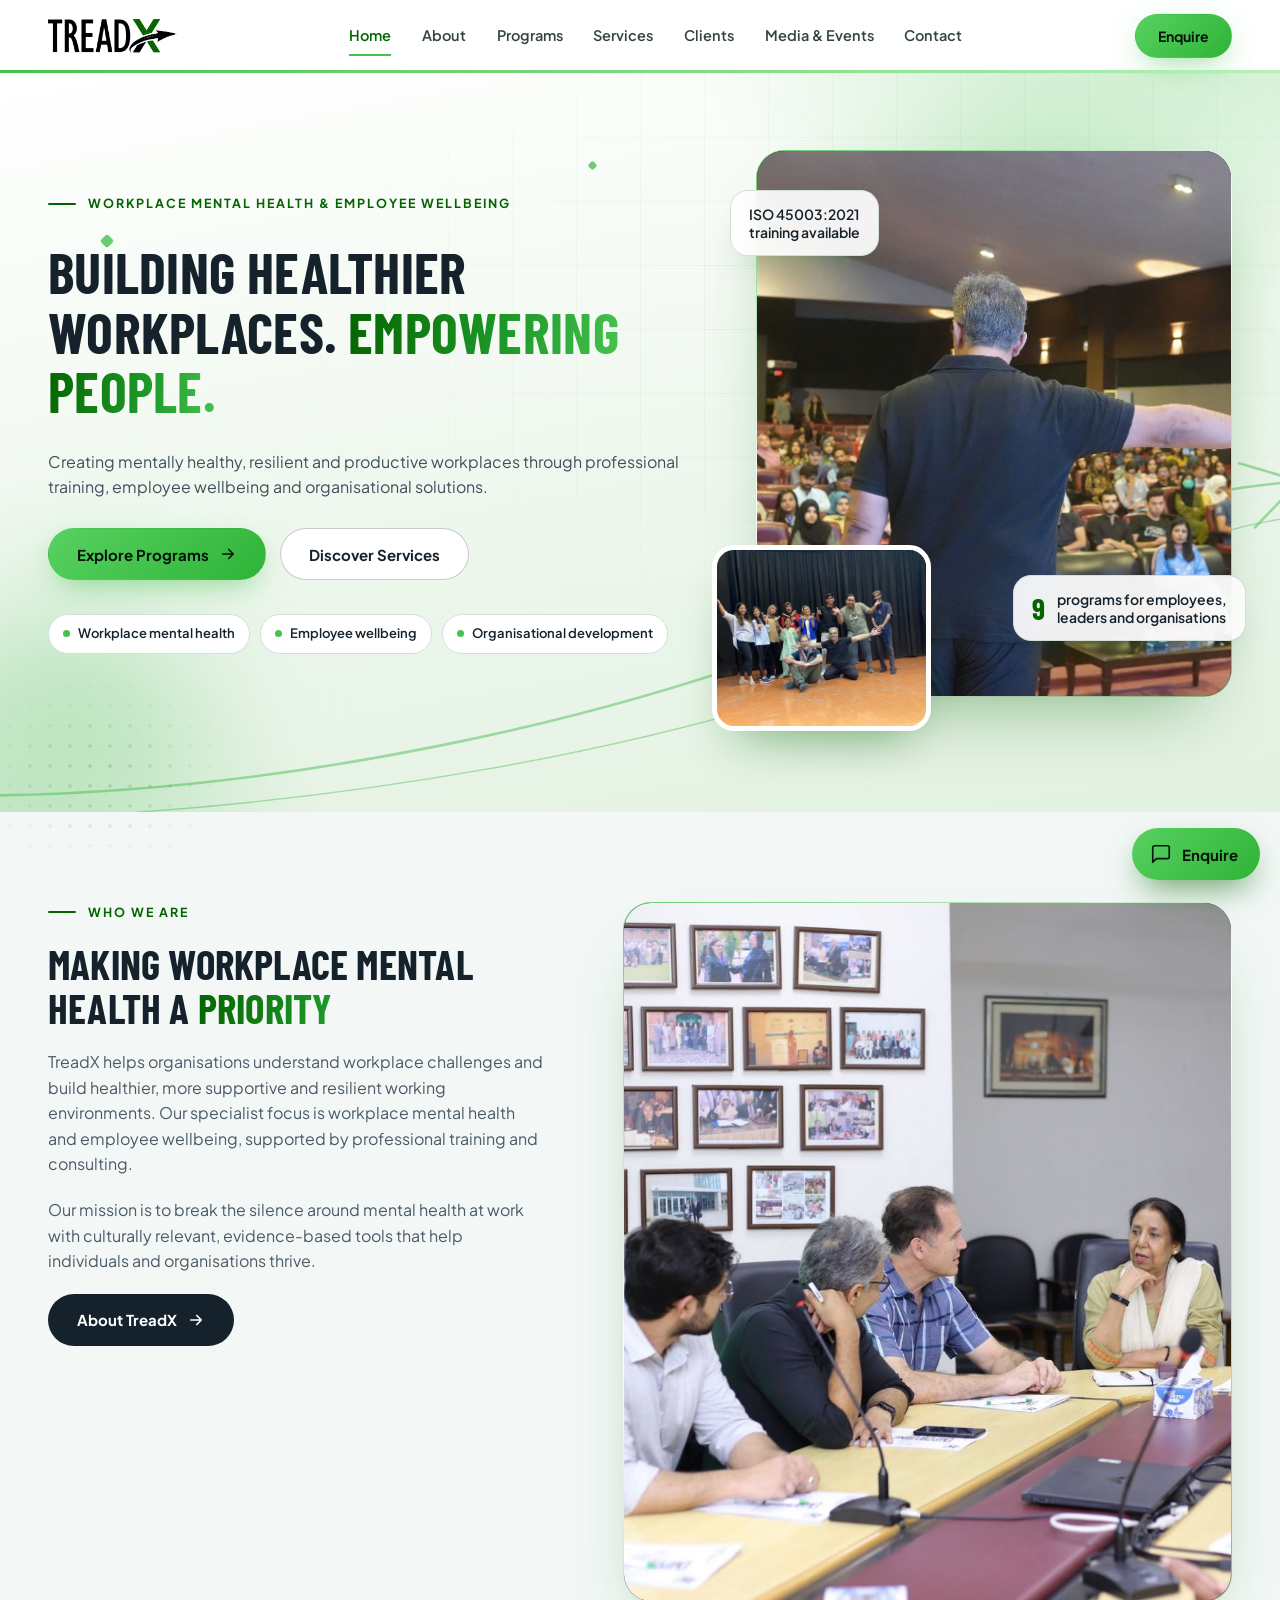
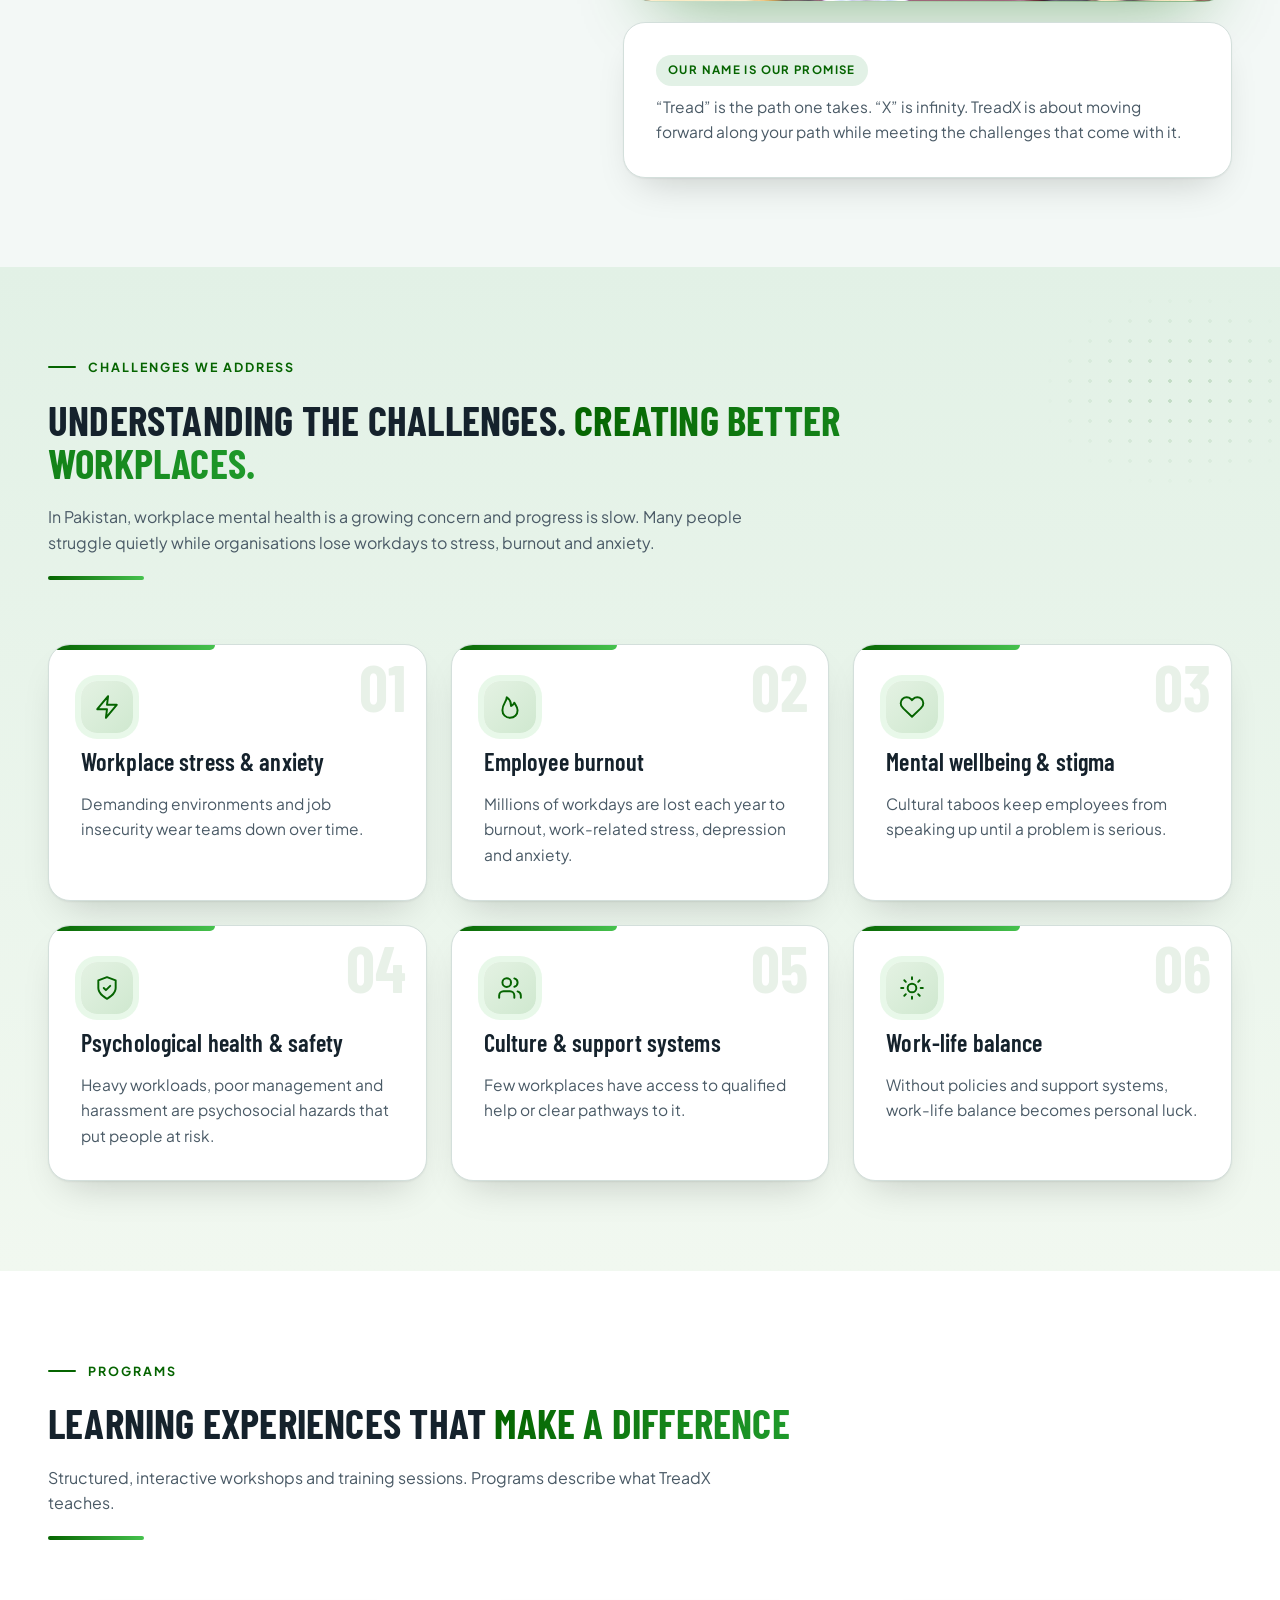
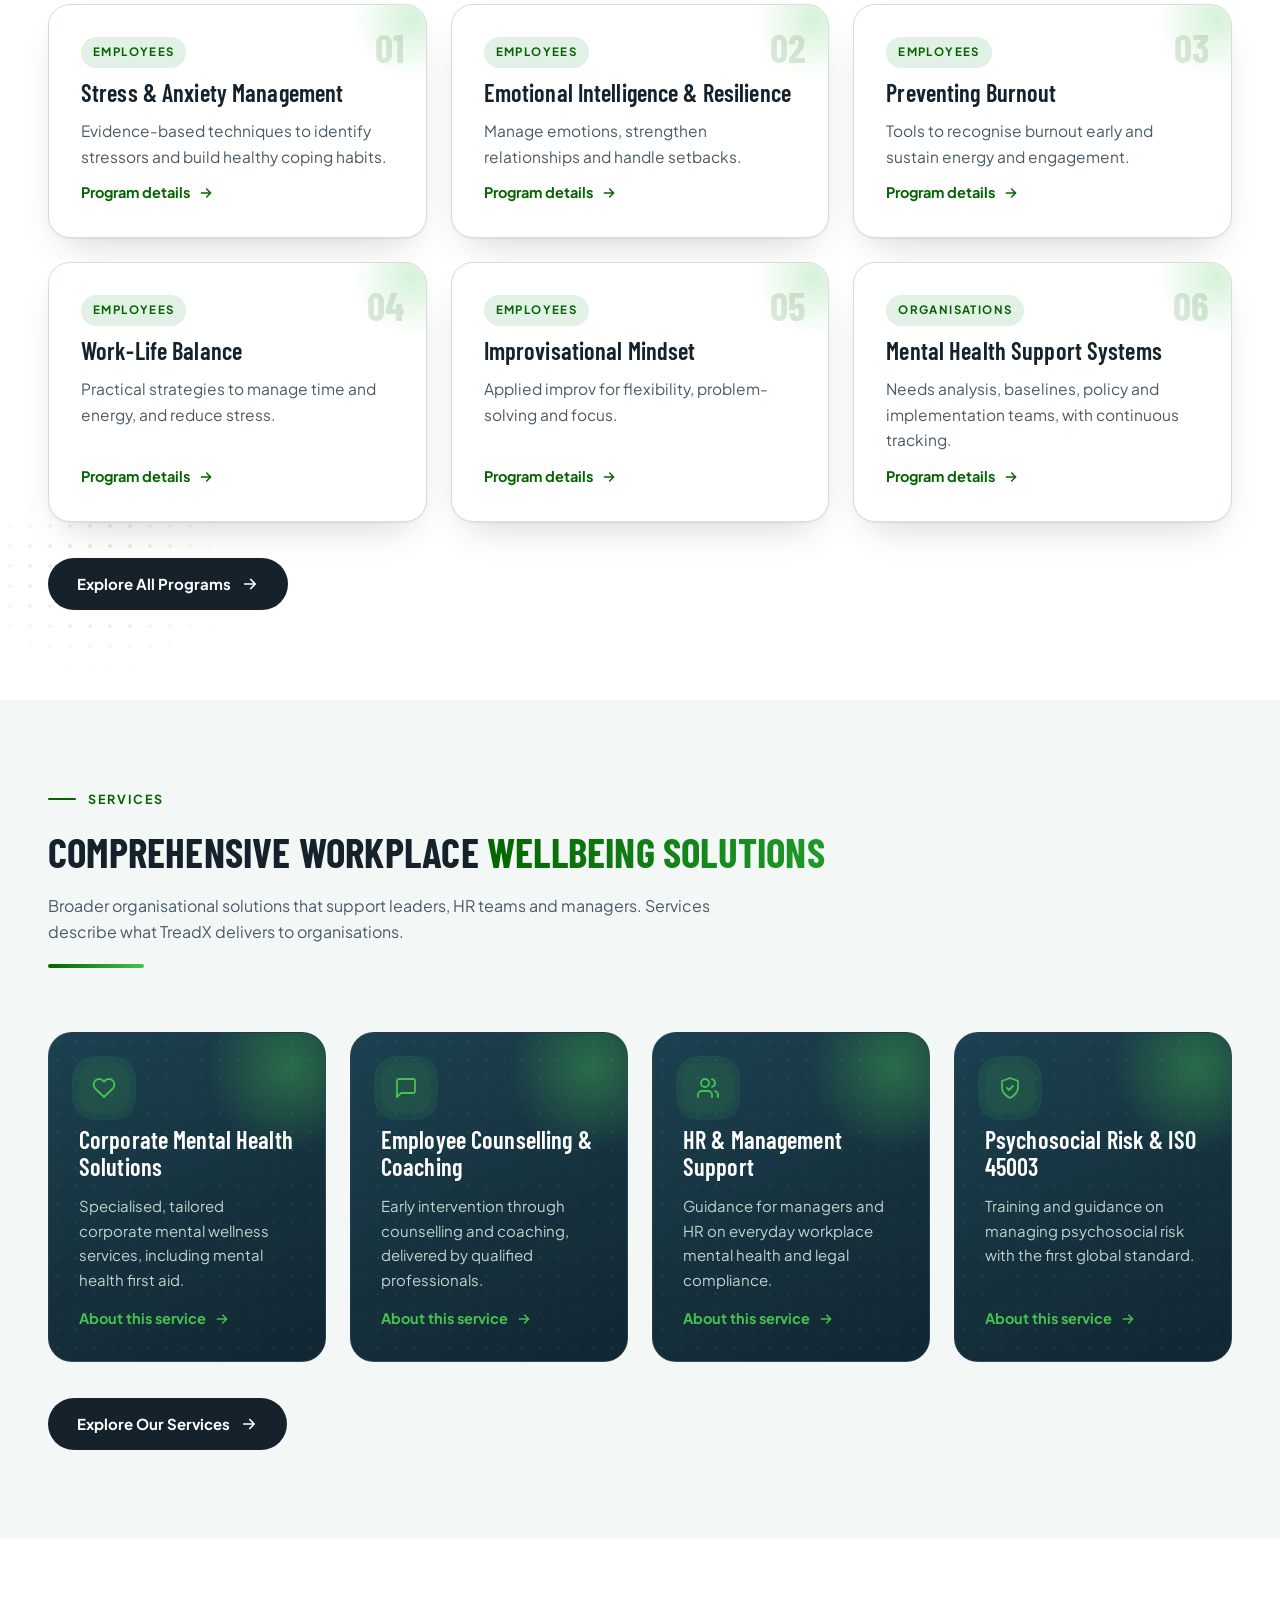
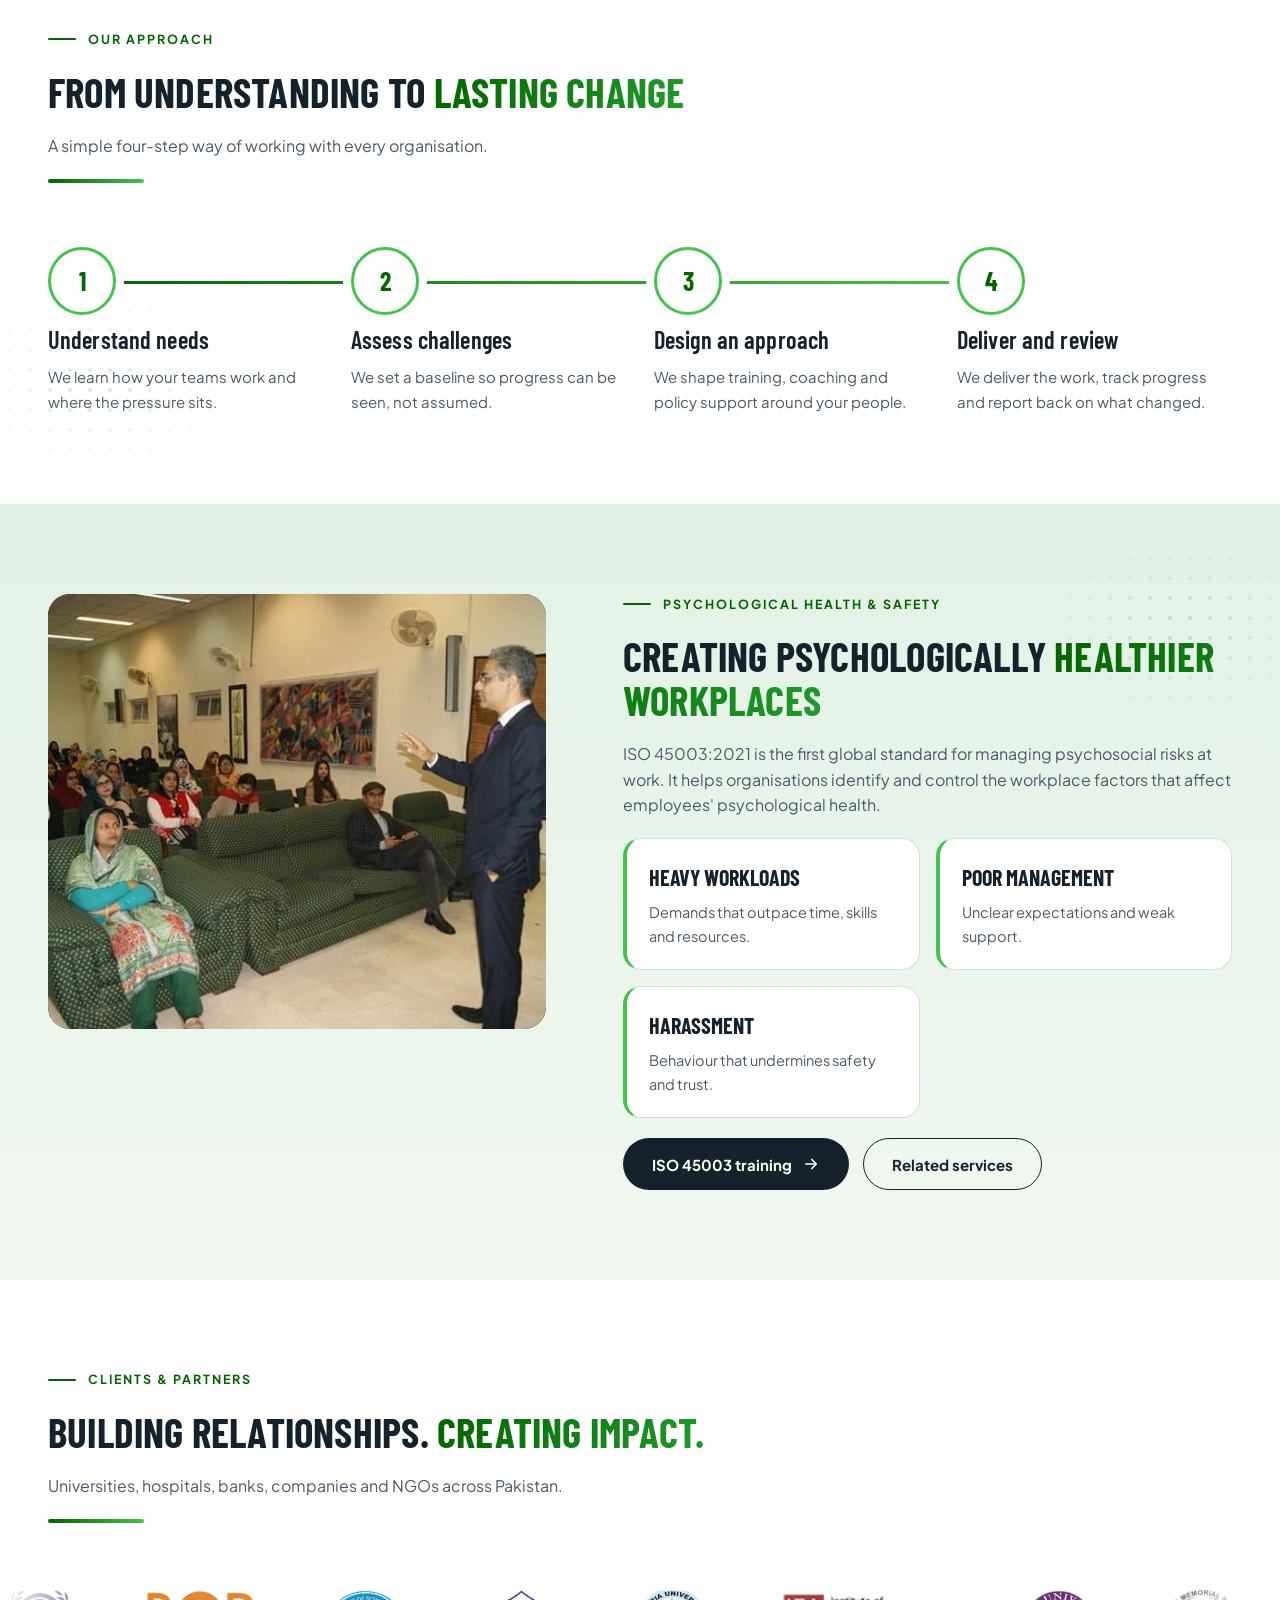
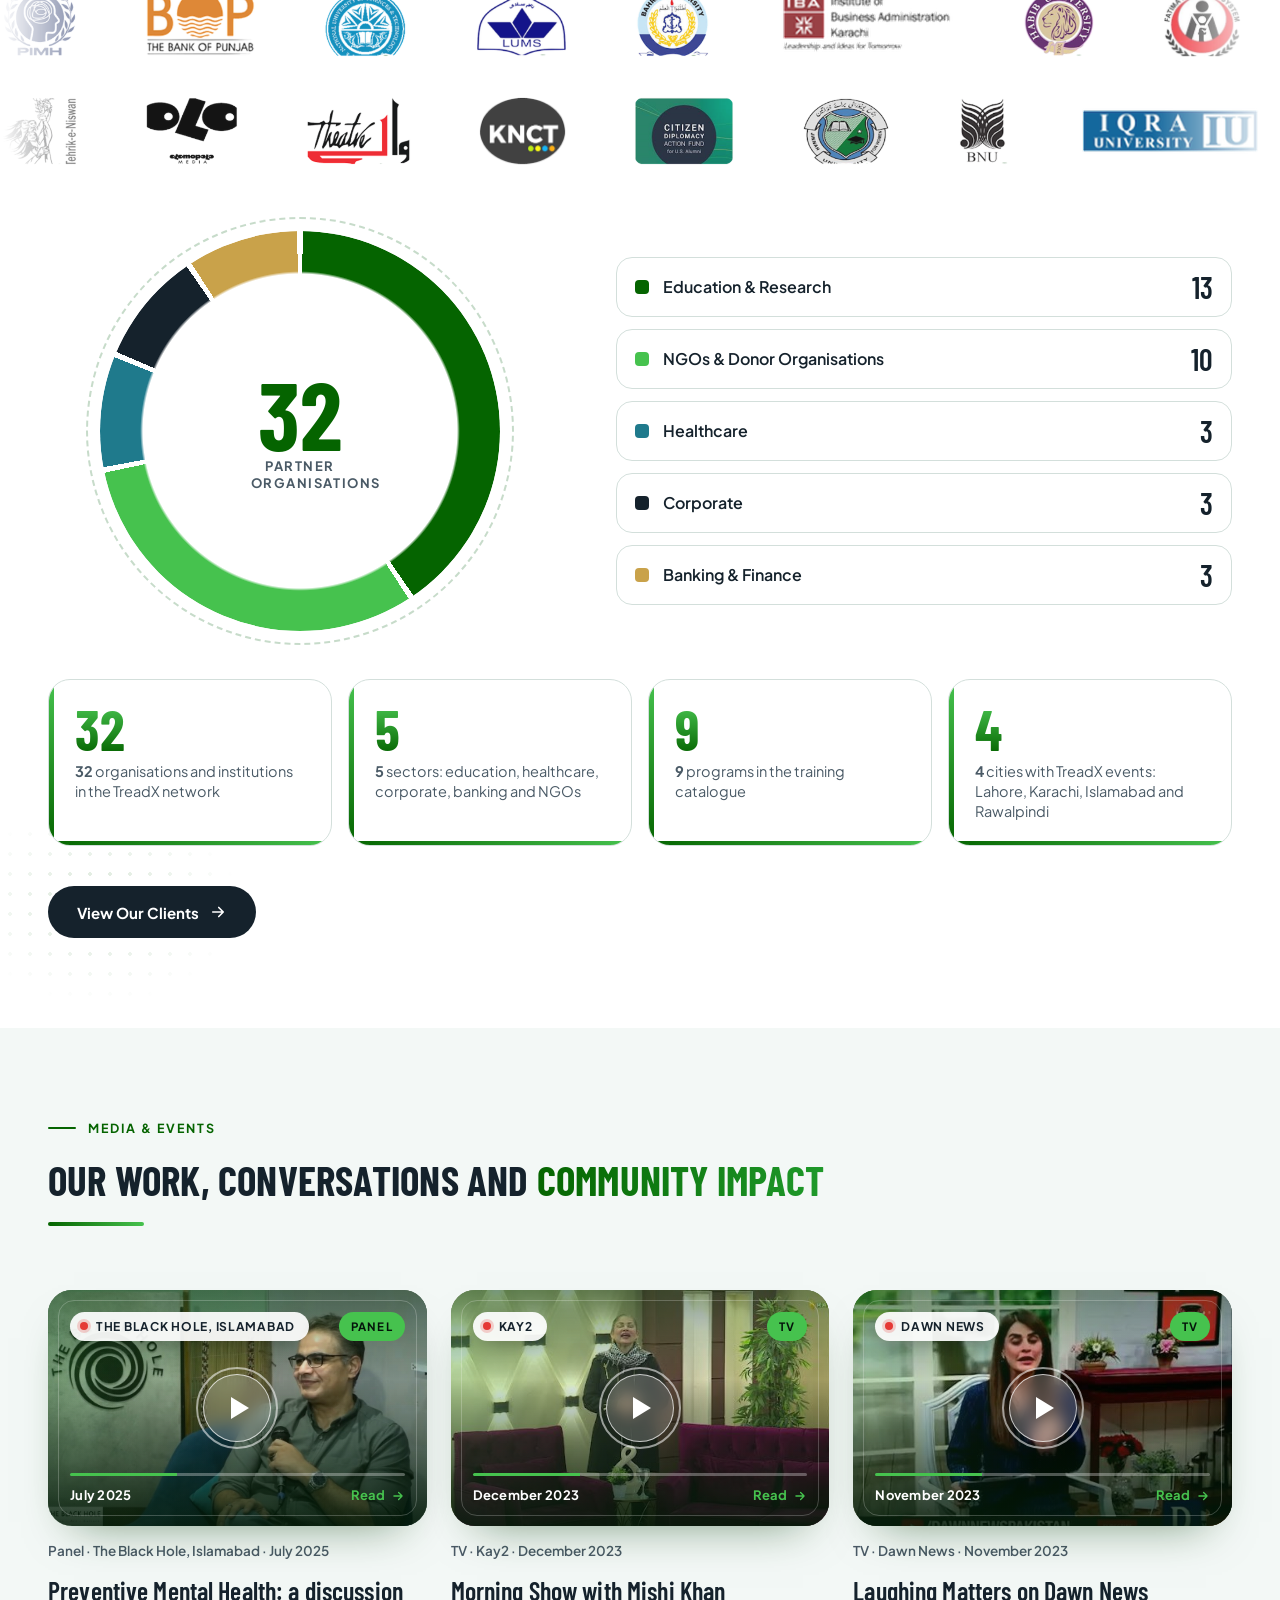
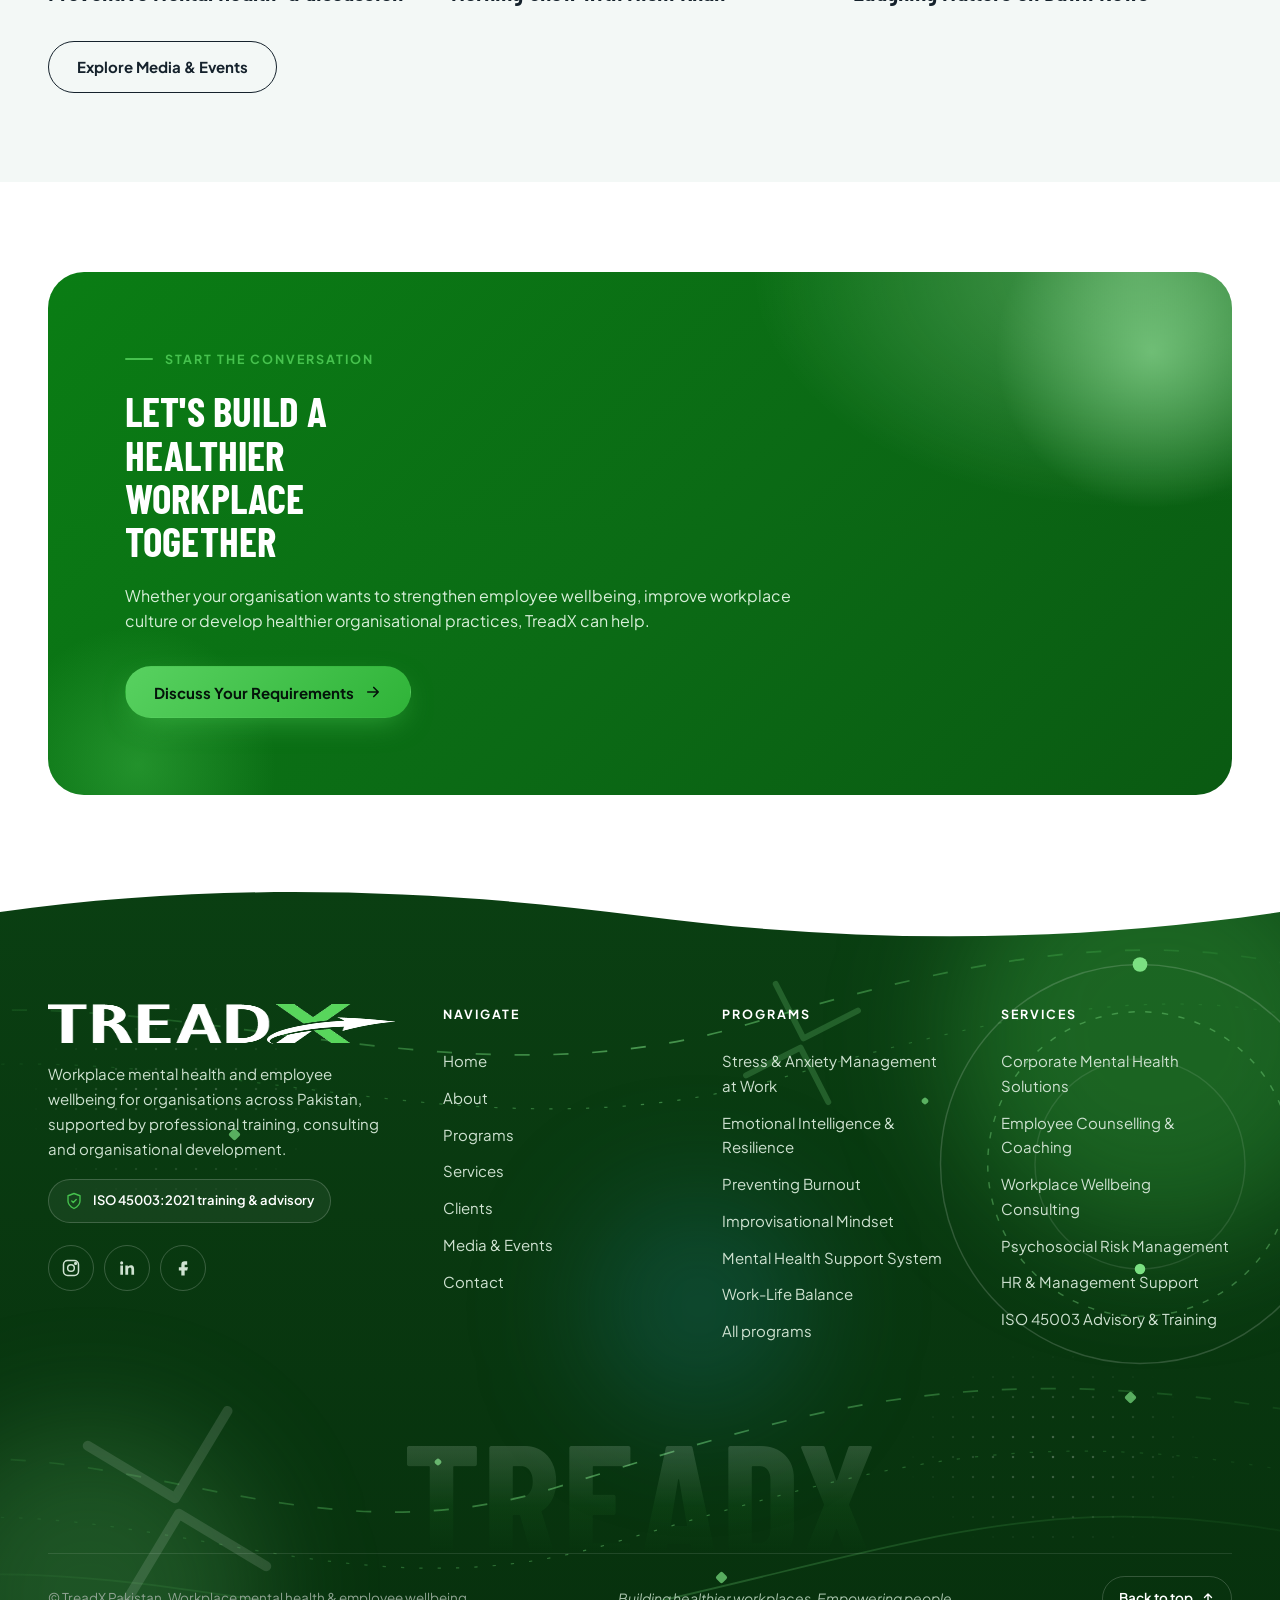
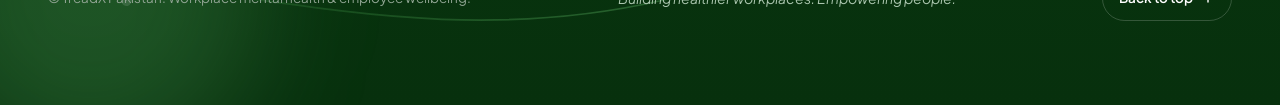
<file: index.html>
<!doctype html>
<html lang="en">
<head>
<meta charset="utf-8">
<meta name="viewport" content="width=device-width,initial-scale=1">
<title>TreadX Home | TreadX</title>
<meta name="description" content="TreadX: organizational mental health and training for workplaces in Pakistan.">
<link rel="icon" href="/treadx-logo.png">
<link rel="preconnect" href="https://fonts.googleapis.com"><link rel="preconnect" href="https://fonts.gstatic.com" crossorigin><link href="https://fonts.googleapis.com/css2?family=Barlow+Condensed:wght@500;600;700&family=Plus+Jakarta+Sans:wght@400;500;600;700&display=swap" rel="stylesheet">
<link rel="stylesheet" href="/site.css">
<style>body{margin:0;font-family:'Plus Jakarta Sans',system-ui,sans-serif}</style>
</head>
<body id="top">



<header class="hdr"><div class="wrap hdr-in">
<a class="logo" href="/" aria-label="TreadX home"><img src="/treadx-logo.png" alt="TreadX"></a>
<nav class="nav" aria-label="Main">
<a href="/" aria-current="page">Home</a>
<a href="/about">About</a>
<a href="/programs">Programs</a>
<a href="/services">Services</a>
<a href="/clients">Clients</a>
<a href="/media">Media &amp; Events</a>
<a href="/contact">Contact</a>
</nav>
<a class="btn btn-primary btn-sm hdr-cta" href="/contact">Enquire</a>
<details class="nav-m"><summary>Menu</summary><div class="panel">
<a href="/" aria-current="page">Home</a>
<a href="/about">About</a>
<a href="/programs">Programs</a>
<a href="/services">Services</a>
<a href="/clients">Clients</a>
<a href="/media">Media &amp; Events</a>
<a href="/contact">Contact</a>
<a href="/contact">Enquire now</a>
</div></details>
</div></header>

<main>

<section class="hero">
<div class="orb o1 par"></div><div class="orb o2"></div>
<svg class="swoosh" viewBox="0 0 1440 420" preserveAspectRatio="xMidYMax slice" aria-hidden="true"><defs><linearGradient id="sg" x1="0" x2="1" y1="0" y2="0"><stop offset="0" stop-color="#46c24e" stop-opacity="0"/><stop offset=".5" stop-color="#46c24e"/><stop offset="1" stop-color="#b5f2b8"/></linearGradient></defs><path d="M-40 390 C 300 390, 700 310, 1000 180 S 1340 50, 1460 36"/><path class="s2" d="M-40 418 C 360 408, 760 340, 1060 220 S 1360 90, 1460 76"/><path class="s3" d="M1394 16 L1462 36 L1412 88"/></svg><span class="spark a"></span><span class="spark b"></span><span class="spark c"></span>
<div class="wrap hero-grid">
<div class="hero-copy">
<span class="eyebrow hero-in">Workplace mental health &amp; employee wellbeing</span>
<h1 class="words"><span class="w" style="--i: 0;">Building</span> <span class="w" style="--i: 1;">Healthier</span> <span class="w" style="--i: 2;">Workplaces.</span> <span class="w grad" style="--i: 3;">Empowering</span> <span class="w grad" style="--i: 4;">People.</span> </h1>
<p class="lead hero-in d2">Creating mentally healthy, resilient and productive workplaces through professional training, employee wellbeing and organisational solutions.</p>
<div class="btn-row hero-in d3"><a class="btn btn-primary pulse" href="/programs">Explore Programs <svg viewBox="0 0 24 24" fill="none" stroke="currentColor" stroke-width="2.2" stroke-linecap="round" stroke-linejoin="round" aria-hidden="true"><path d="M5 12h14M13 6l6 6-6 6"/></svg></a><a class="btn btn-ghost" href="/services">Discover Services</a></div>
<div class="hero-pills hero-in d4"><span>Workplace mental health</span><span>Employee wellbeing</span><span>Organisational development</span></div>
</div>
<div class="hero-art hero-in d2">
<div class="frame par"><div class="pic"><img class="photo" src="/hero-auditorium.jpg" alt="A TreadX facilitator addressing a packed auditorium" style="object-position: 46% 50%;"></div></div>
<div class="hero-inset"><img class="" src="/stage-group.jpg" alt="TreadX workshop participants celebrating on stage" style="object-position: 50% 40%;"></div>
<div class="chip-f c1"><b>9</b><span>programs for employees,<br>leaders and organisations</span></div>
<div class="chip-f c2"><span>ISO 45003:2021<br>training available</span></div>
</div>
</div>
</section>

<section class="sec">
<div class="wrap split">
<div class="sticky stack rv-x">
<span class="eyebrow">Who we are</span>
<h2>Making workplace mental health a <span class="grad-d">priority</span></h2>
<p class="lead">TreadX helps organisations understand workplace challenges and build healthier, more supportive and resilient working environments. Our specialist focus is workplace mental health and employee wellbeing, supported by professional training and consulting.</p>
<p class="lead">Our mission is to break the silence around mental health at work with culturally relevant, evidence-based tools that help individuals and organisations thrive.</p>
<div class="btn-row"><a class="btn btn-dark" href="/about">About TreadX <svg viewBox="0 0 24 24" fill="none" stroke="currentColor" stroke-width="2.2" stroke-linecap="round" stroke-linejoin="round" aria-hidden="true"><path d="M5 12h14M13 6l6 6-6 6"/></svg></a></div>
</div>
<div class="stack rv">
<div class="frame"><div class="pic"><img class="photo" src="/meeting-room.jpg" alt="TreadX team in a partner meeting" style="object-position: 50% 35%;"></div></div>
<div class="card" style="gap: 8px;"><span class="tag">Our name is our promise</span><p>&ldquo;Tread&rdquo; is the path one takes. &ldquo;X&rdquo; is infinity. TreadX is about moving forward along your path while meeting the challenges that come with it.</p></div>
</div>
</div>
</section>

<section class="sec sec-mint">
<div class="wrap">
<div class="sec-head rv"><span class="eyebrow">Challenges we address</span><h2>Understanding the challenges. <span class='grad-d'>Creating better workplaces.</span></h2><p class="lead">In Pakistan, workplace mental health is a growing concern and progress is slow. Many people struggle quietly while organisations lose workdays to stress, burnout and anxiety.</p></div>
<div class="grid g3">
<div class="card rv"><div class="ico"><svg viewBox="0 0 24 24" fill="none" stroke="currentColor" stroke-width="1.8" stroke-linecap="round" stroke-linejoin="round" aria-hidden="true"><path d="M13 2L3 14h9l-1 8 10-12h-9z"/></svg></div><h3>Workplace stress &amp; anxiety</h3><p>Demanding environments and job insecurity wear teams down over time.</p></div>
<div class="card rv d1"><div class="ico"><svg viewBox="0 0 24 24" fill="none" stroke="currentColor" stroke-width="1.8" stroke-linecap="round" stroke-linejoin="round" aria-hidden="true"><path d="M12 22c4 0 7-2.8 7-7 0-3-2-5-3-7-1 2-2 3-3 3 0-3-1-6-4-8 0 4-4 6-4 12 0 4 3 7 7 7z"/></svg></div><h3>Employee burnout</h3><p>Millions of workdays are lost each year to burnout, work-related stress, depression and anxiety.</p></div>
<div class="card rv d2"><div class="ico"><svg viewBox="0 0 24 24" fill="none" stroke="currentColor" stroke-width="1.8" stroke-linecap="round" stroke-linejoin="round" aria-hidden="true"><path d="M20.8 4.6a5.5 5.5 0 0 0-7.8 0L12 5.7l-1-1.1a5.5 5.5 0 0 0-7.8 7.8l1 1.1L12 21l7.8-7.5 1-1.1a5.5 5.5 0 0 0 0-7.8z"/></svg></div><h3>Mental wellbeing &amp; stigma</h3><p>Cultural taboos keep employees from speaking up until a problem is serious.</p></div>
<div class="card rv"><div class="ico"><svg viewBox="0 0 24 24" fill="none" stroke="currentColor" stroke-width="1.8" stroke-linecap="round" stroke-linejoin="round" aria-hidden="true"><path d="M12 22s8-4 8-10V5l-8-3-8 3v7c0 6 8 10 8 10z"/><path d="M9 12l2 2 4-4"/></svg></div><h3>Psychological health &amp; safety</h3><p>Heavy workloads, poor management and harassment are psychosocial hazards that put people at risk.</p></div>
<div class="card rv d1"><div class="ico"><svg viewBox="0 0 24 24" fill="none" stroke="currentColor" stroke-width="1.8" stroke-linecap="round" stroke-linejoin="round" aria-hidden="true"><path d="M16 21v-2a4 4 0 0 0-4-4H6a4 4 0 0 0-4 4v2"/><circle cx="9" cy="7" r="4"/><path d="M22 21v-2a4 4 0 0 0-3-3.87"/><path d="M16 3.13a4 4 0 0 1 0 7.75"/></svg></div><h3>Culture &amp; support systems</h3><p>Few workplaces have access to qualified help or clear pathways to it.</p></div>
<div class="card rv d2"><div class="ico"><svg viewBox="0 0 24 24" fill="none" stroke="currentColor" stroke-width="1.8" stroke-linecap="round" stroke-linejoin="round" aria-hidden="true"><circle cx="12" cy="12" r="4"/><path d="M12 2v2M12 20v2M4.9 4.9l1.4 1.4M17.7 17.7l1.4 1.4M2 12h2M20 12h2M4.9 19.1l1.4-1.4M17.7 6.3l1.4-1.4"/></svg></div><h3>Work-life balance</h3><p>Without policies and support systems, work-life balance becomes personal luck.</p></div>
</div>
</div>
</section>

<section class="sec sec-white">
<div class="wrap">
<div class="sec-head rv"><span class="eyebrow">Programs</span><h2>Learning experiences that <span class='grad-d'>make a difference</span></h2><p class="lead">Structured, interactive workshops and training sessions. Programs describe what TreadX teaches.</p></div>
<div class="grid g3">
<div class="card pcard rv"><span class="ic">01</span><div class="tags"><span class="tag">Employees</span></div><h3>Stress &amp; Anxiety Management</h3><p>Evidence-based techniques to identify stressors and build healthy coping habits.</p><a class="link" href="/programs#stress">Program details <svg width="16" height="16" viewBox="0 0 24 24" fill="none" stroke="currentColor" stroke-width="2.2" stroke-linecap="round" stroke-linejoin="round" aria-hidden="true"><path d="M5 12h14M13 6l6 6-6 6"/></svg></a></div>
<div class="card pcard rv d1"><span class="ic">02</span><div class="tags"><span class="tag">Employees</span></div><h3>Emotional Intelligence &amp; Resilience</h3><p>Manage emotions, strengthen relationships and handle setbacks.</p><a class="link" href="/programs#ei">Program details <svg width="16" height="16" viewBox="0 0 24 24" fill="none" stroke="currentColor" stroke-width="2.2" stroke-linecap="round" stroke-linejoin="round" aria-hidden="true"><path d="M5 12h14M13 6l6 6-6 6"/></svg></a></div>
<div class="card pcard rv d2"><span class="ic">03</span><div class="tags"><span class="tag">Employees</span></div><h3>Preventing Burnout</h3><p>Tools to recognise burnout early and sustain energy and engagement.</p><a class="link" href="/programs#burn">Program details <svg width="16" height="16" viewBox="0 0 24 24" fill="none" stroke="currentColor" stroke-width="2.2" stroke-linecap="round" stroke-linejoin="round" aria-hidden="true"><path d="M5 12h14M13 6l6 6-6 6"/></svg></a></div>
<div class="card pcard rv"><span class="ic">04</span><div class="tags"><span class="tag">Employees</span></div><h3>Work-Life Balance</h3><p>Practical strategies to manage time and energy, and reduce stress.</p><a class="link" href="/programs#wlb">Program details <svg width="16" height="16" viewBox="0 0 24 24" fill="none" stroke="currentColor" stroke-width="2.2" stroke-linecap="round" stroke-linejoin="round" aria-hidden="true"><path d="M5 12h14M13 6l6 6-6 6"/></svg></a></div>
<div class="card pcard rv d1"><span class="ic">05</span><div class="tags"><span class="tag">Employees</span></div><h3>Improvisational Mindset</h3><p>Applied improv for flexibility, problem-solving and focus.</p><a class="link" href="/programs#imp">Program details <svg width="16" height="16" viewBox="0 0 24 24" fill="none" stroke="currentColor" stroke-width="2.2" stroke-linecap="round" stroke-linejoin="round" aria-hidden="true"><path d="M5 12h14M13 6l6 6-6 6"/></svg></a></div>
<div class="card pcard rv d2"><span class="ic">06</span><div class="tags"><span class="tag">Organisations</span></div><h3>Mental Health Support Systems</h3><p>Needs analysis, baselines, policy and implementation teams, with continuous tracking.</p><a class="link" href="/programs#mhss">Program details <svg width="16" height="16" viewBox="0 0 24 24" fill="none" stroke="currentColor" stroke-width="2.2" stroke-linecap="round" stroke-linejoin="round" aria-hidden="true"><path d="M5 12h14M13 6l6 6-6 6"/></svg></a></div>
</div>
<div class="btn-row" style="margin-top: 36px;"><a class="btn btn-dark" href="/programs">Explore All Programs <svg viewBox="0 0 24 24" fill="none" stroke="currentColor" stroke-width="2.2" stroke-linecap="round" stroke-linejoin="round" aria-hidden="true"><path d="M5 12h14M13 6l6 6-6 6"/></svg></a></div>
</div>
</section>

<section class="sec">
<div class="wrap">
<div class="sec-head rv"><span class="eyebrow">Services</span><h2>Comprehensive workplace <span class='grad-d'>wellbeing solutions</span></h2><p class="lead">Broader organisational solutions that support leaders, HR teams and managers. Services describe what TreadX delivers to organisations.</p></div>
<div class="grid g4">
<div class="svc rv"><div class="si"><svg viewBox="0 0 24 24" fill="none" stroke="currentColor" stroke-width="1.8" stroke-linecap="round" stroke-linejoin="round" aria-hidden="true"><path d="M20.8 4.6a5.5 5.5 0 0 0-7.8 0L12 5.7l-1-1.1a5.5 5.5 0 0 0-7.8 7.8l1 1.1L12 21l7.8-7.5 1-1.1a5.5 5.5 0 0 0 0-7.8z"/></svg></div><h3>Corporate Mental Health Solutions</h3><p>Specialised, tailored corporate mental wellness services, including mental health first aid.</p><a class="link" href="/services">About this service <svg width="16" height="16" viewBox="0 0 24 24" fill="none" stroke="currentColor" stroke-width="2.2" stroke-linecap="round" stroke-linejoin="round" aria-hidden="true"><path d="M5 12h14M13 6l6 6-6 6"/></svg></a></div>
<div class="svc rv d1"><div class="si"><svg viewBox="0 0 24 24" fill="none" stroke="currentColor" stroke-width="1.8" stroke-linecap="round" stroke-linejoin="round" aria-hidden="true"><path d="M21 15a2 2 0 0 1-2 2H7l-4 4V5a2 2 0 0 1 2-2h14a2 2 0 0 1 2 2z"/></svg></div><h3>Employee Counselling &amp; Coaching</h3><p>Early intervention through counselling and coaching, delivered by qualified professionals.</p><a class="link" href="/services">About this service <svg width="16" height="16" viewBox="0 0 24 24" fill="none" stroke="currentColor" stroke-width="2.2" stroke-linecap="round" stroke-linejoin="round" aria-hidden="true"><path d="M5 12h14M13 6l6 6-6 6"/></svg></a></div>
<div class="svc rv d2"><div class="si"><svg viewBox="0 0 24 24" fill="none" stroke="currentColor" stroke-width="1.8" stroke-linecap="round" stroke-linejoin="round" aria-hidden="true"><path d="M16 21v-2a4 4 0 0 0-4-4H6a4 4 0 0 0-4 4v2"/><circle cx="9" cy="7" r="4"/><path d="M22 21v-2a4 4 0 0 0-3-3.87"/><path d="M16 3.13a4 4 0 0 1 0 7.75"/></svg></div><h3>HR &amp; Management Support</h3><p>Guidance for managers and HR on everyday workplace mental health and legal compliance.</p><a class="link" href="/services">About this service <svg width="16" height="16" viewBox="0 0 24 24" fill="none" stroke="currentColor" stroke-width="2.2" stroke-linecap="round" stroke-linejoin="round" aria-hidden="true"><path d="M5 12h14M13 6l6 6-6 6"/></svg></a></div>
<div class="svc rv d3"><div class="si"><svg viewBox="0 0 24 24" fill="none" stroke="currentColor" stroke-width="1.8" stroke-linecap="round" stroke-linejoin="round" aria-hidden="true"><path d="M12 22s8-4 8-10V5l-8-3-8 3v7c0 6 8 10 8 10z"/><path d="M9 12l2 2 4-4"/></svg></div><h3>Psychosocial Risk &amp; ISO 45003</h3><p>Training and guidance on managing psychosocial risk with the first global standard.</p><a class="link" href="/services">About this service <svg width="16" height="16" viewBox="0 0 24 24" fill="none" stroke="currentColor" stroke-width="2.2" stroke-linecap="round" stroke-linejoin="round" aria-hidden="true"><path d="M5 12h14M13 6l6 6-6 6"/></svg></a></div>
</div>
<div class="btn-row" style="margin-top: 36px;"><a class="btn btn-dark" href="/services">Explore Our Services <svg viewBox="0 0 24 24" fill="none" stroke="currentColor" stroke-width="2.2" stroke-linecap="round" stroke-linejoin="round" aria-hidden="true"><path d="M5 12h14M13 6l6 6-6 6"/></svg></a></div>
</div>
</section>

<section class="sec sec-white">
<div class="wrap">
<div class="sec-head rv"><span class="eyebrow">Our approach</span><h2>From understanding to <span class='grad-d'>lasting change</span></h2><p class="lead">A simple four-step way of working with every organisation.</p></div>
<div class="flow" style="--cols:4">
<div class="st rv"><div class="dot">1</div><h3>Understand needs</h3><p>We learn how your teams work and where the pressure sits.</p></div>
<div class="st rv d1"><div class="dot">2</div><h3>Assess challenges</h3><p>We set a baseline so progress can be seen, not assumed.</p></div>
<div class="st rv d2"><div class="dot">3</div><h3>Design an approach</h3><p>We shape training, coaching and policy support around your people.</p></div>
<div class="st rv d3"><div class="dot">4</div><h3>Deliver and review</h3><p>We deliver the work, track progress and report back on what changed.</p></div>
</div>
</div>
</section>

<section class="sec sec-mint">
<div class="wrap split">
<div class="stack rv-x"><div class="pic"><img class="photo" src="/suit-speaker.jpg" alt="A speaker addressing an audience" style="object-position: 70% 40%;"></div></div>
<div class="stack rv">
<span class="eyebrow">Psychological health &amp; safety</span>
<h2>Creating psychologically <span class="grad-d">healthier workplaces</span></h2>
<p class="lead">ISO 45003:2021 is the first global standard for managing psychosocial risks at work. It helps organisations identify and control the workplace factors that affect employees' psychological health.</p>
<div class="hz">
<div><b>Heavy workloads</b><span>Demands that outpace time, skills and resources.</span></div>
<div><b>Poor management</b><span>Unclear expectations and weak support.</span></div>
<div><b>Harassment</b><span>Behaviour that undermines safety and trust.</span></div>
</div>
<div class="btn-row"><a class="btn btn-dark" href="/programs#iso">ISO 45003 training <svg viewBox="0 0 24 24" fill="none" stroke="currentColor" stroke-width="2.2" stroke-linecap="round" stroke-linejoin="round" aria-hidden="true"><path d="M5 12h14M13 6l6 6-6 6"/></svg></a><a class="btn btn-line" href="/services">Related services</a></div>
</div>
</div>
</section>

<section class="sec sec-white" id="clients">
<div class="wrap">
<div class="sec-head rv"><span class="eyebrow">Clients &amp; partners</span><h2>Building relationships. <span class='grad-d'>Creating impact.</span></h2><p class="lead">Universities, hospitals, banks, companies and NGOs across Pakistan.</p></div>
</div>
<div style="display:flex;flex-direction:column;gap:14px;margin-bottom:clamp(40px,5vw,72px);">
<div class="marq"><div class="marq-track"><img src="/pimh.png" alt="Pakistan Institute of Mental Health"><img src="/bop.png" alt="Bank of Punjab"><img src="/nust.png" alt="NUST"><img src="/lums.png" alt="LUMS"><img src="/bahria.png" alt="Bahria University"><img src="/iba.png" alt="Institute of Business Administration"><img src="/habib.png" alt="Habib University"><img src="/fatima-memorial.png" alt="Fatima Memorial System"><img src="/sbp.png" alt="State Bank of Pakistan"><img src="/ibp.png" alt="Institute for Bankers Pakistan"><img src="/aiesec.png" alt="AIESEC"><img src="/pacc.png" alt="Pakistan American Cultural Center"><img src="/nur.png" alt="Nur International University"><img src="/gerrys-visa.png" alt="Gerry's Visa"><img src="/io-space.png" alt="IO Space"><img src="/usefp.png" alt="USEFP"><img src="/lincoln-corner.png" alt="Lincoln Corner"><img src="/pimh.png" alt="" aria-hidden="true"><img src="/bop.png" alt="" aria-hidden="true"><img src="/nust.png" alt="" aria-hidden="true"><img src="/lums.png" alt="" aria-hidden="true"><img src="/bahria.png" alt="" aria-hidden="true"><img src="/iba.png" alt="" aria-hidden="true"><img src="/habib.png" alt="" aria-hidden="true"><img src="/fatima-memorial.png" alt="" aria-hidden="true"><img src="/sbp.png" alt="" aria-hidden="true"><img src="/ibp.png" alt="" aria-hidden="true"><img src="/aiesec.png" alt="" aria-hidden="true"><img src="/pacc.png" alt="" aria-hidden="true"><img src="/nur.png" alt="" aria-hidden="true"><img src="/gerrys-visa.png" alt="" aria-hidden="true"><img src="/io-space.png" alt="" aria-hidden="true"><img src="/usefp.png" alt="" aria-hidden="true"><img src="/lincoln-corner.png" alt="" aria-hidden="true"></div></div>
<div class="marq rev"><div class="marq-track"><img src="/tehrik-e-niswaan.png" alt="Tehrik-e-Niswaan"><img src="/olomopolo.png" alt="Olomopolo Media"><img src="/theaterwallay.png" alt="TheaterWallay"><img src="/knct.png" alt="KNCT"><img src="/cdaf.png" alt="Citizen Diplomacy Action Fund"><img src="/fjwu.png" alt="Fatimah Jinnah Women's University"><img src="/bnu.png" alt="Beaconhouse National University"><img src="/iqra.png" alt="Iqra University"><img src="/cust.png" alt="CUST"><img src="/numl.png" alt="NUML"><img src="/tmuc.png" alt="The Millennium University College"><img src="/city-school.png" alt="The City School System"><img src="/fmh-college.png" alt="FMH College"><img src="/daftarkhwan.png" alt="DaftarKhwan"><img src="/tehrik-e-niswaan.png" alt="" aria-hidden="true"><img src="/olomopolo.png" alt="" aria-hidden="true"><img src="/theaterwallay.png" alt="" aria-hidden="true"><img src="/knct.png" alt="" aria-hidden="true"><img src="/cdaf.png" alt="" aria-hidden="true"><img src="/fjwu.png" alt="" aria-hidden="true"><img src="/bnu.png" alt="" aria-hidden="true"><img src="/iqra.png" alt="" aria-hidden="true"><img src="/cust.png" alt="" aria-hidden="true"><img src="/numl.png" alt="" aria-hidden="true"><img src="/tmuc.png" alt="" aria-hidden="true"><img src="/city-school.png" alt="" aria-hidden="true"><img src="/fmh-college.png" alt="" aria-hidden="true"><img src="/daftarkhwan.png" alt="" aria-hidden="true"></div></div>
</div>
<div class="wrap">
<div class="chart">
<div class="donut rv" role="img" aria-label="32 partner organisations by sector: Education and Research 13, NGOs and Donor Organisations 10, Healthcare 3, Corporate 3, Banking and Finance 3"><div class="ring"></div><div class="mid"><b><span class="count k32" aria-hidden="true"></span></b><span>partner organisations</span></div></div>
<ul class="legend"><li style="--c:#056400"><i></i><span>Education &amp; Research</span><b><span class="count k13" aria-hidden="true"></span><span class="sr" style="position:absolute;left:-9999px">13</span></b></li><li style="--c:#46c24e"><i></i><span>NGOs &amp; Donor Organisations</span><b><span class="count k10" aria-hidden="true"></span><span class="sr" style="position:absolute;left:-9999px">10</span></b></li><li style="--c:#1f7a8c"><i></i><span>Healthcare</span><b><span class="count k3" aria-hidden="true"></span><span class="sr" style="position:absolute;left:-9999px">3</span></b></li><li style="--c:#15222c"><i></i><span>Corporate</span><b><span class="count k3" aria-hidden="true"></span><span class="sr" style="position:absolute;left:-9999px">3</span></b></li><li style="--c:#c9a24a"><i></i><span>Banking &amp; Finance</span><b><span class="count k3" aria-hidden="true"></span><span class="sr" style="position:absolute;left:-9999px">3</span></b></li></ul>
</div>
<div class="ncards">
<div class="ncard rv"><div class="big" aria-hidden="true"><span class="count k32"></span></div><p><b>32</b> organisations and institutions in the TreadX network</p></div>
<div class="ncard rv d1"><div class="big" aria-hidden="true"><span class="count k5"></span></div><p><b>5</b> sectors: education, healthcare, corporate, banking and NGOs</p></div>
<div class="ncard rv d2"><div class="big" aria-hidden="true"><span class="count k9"></span></div><p><b>9</b> programs in the training catalogue</p></div>
<div class="ncard rv d3"><div class="big" aria-hidden="true"><span class="count k4"></span></div><p><b>4</b> cities with TreadX events: Lahore, Karachi, Islamabad and Rawalpindi</p></div>
</div>
<div class="btn-row" style="margin-top: 40px;"><a class="btn btn-dark" href="/clients">View Our Clients <svg viewBox="0 0 24 24" fill="none" stroke="currentColor" stroke-width="2.2" stroke-linecap="round" stroke-linejoin="round" aria-hidden="true"><path d="M5 12h14M13 6l6 6-6 6"/></svg></a></div>
</div>
</section>

<section class="sec">
<div class="wrap">
<div class="sec-head rv"><span class="eyebrow">Media &amp; events</span><h2>Our work, conversations and <span class='grad-d'>community impact</span></h2></div>
<div class="grid g3">
<a class="media rv" href="/media"><div class="vt"><img class="photo" src="/black-hole.jpg" alt="Panel discussion at The Black Hole, Islamabad" style="object-position: 50% 30%;"><span class="vt-ch"><i></i>The Black Hole, Islamabad</span><span class="vt-kind">Panel</span><span class="vt-play" aria-hidden="true"><i></i></span><span class="vt-foot"><b>July 2025</b><em>Read <svg viewBox="0 0 24 24" fill="none" stroke="currentColor" stroke-width="2.2" stroke-linecap="round" stroke-linejoin="round" aria-hidden="true"><path d="M5 12h14M13 6l6 6-6 6"/></svg></em></span></div><span class="meta">Panel &middot; The Black Hole, Islamabad &middot; July 2025</span><h3>Preventive Mental Health: a discussion</h3></a>
<a class="media rv d1" href="/media"><div class="vt"><img class="photo" src="/tv-kay2.jpg" alt="Kay2 morning show" style="object-position: 50% 40%;"><span class="vt-ch"><i></i>Kay2</span><span class="vt-kind">TV</span><span class="vt-play" aria-hidden="true"><i></i></span><span class="vt-foot"><b>December 2023</b><em>Read <svg viewBox="0 0 24 24" fill="none" stroke="currentColor" stroke-width="2.2" stroke-linecap="round" stroke-linejoin="round" aria-hidden="true"><path d="M5 12h14M13 6l6 6-6 6"/></svg></em></span></div><span class="meta">TV &middot; Kay2 &middot; December 2023</span><h3>Morning Show with Mishi Khan</h3></a>
<a class="media rv d2" href="/media"><div class="vt"><img class="photo" src="/tv-dawn.jpg" alt="Dawn News morning show" style="object-position: 50% 30%;"><span class="vt-ch"><i></i>Dawn News</span><span class="vt-kind">TV</span><span class="vt-play" aria-hidden="true"><i></i></span><span class="vt-foot"><b>November 2023</b><em>Read <svg viewBox="0 0 24 24" fill="none" stroke="currentColor" stroke-width="2.2" stroke-linecap="round" stroke-linejoin="round" aria-hidden="true"><path d="M5 12h14M13 6l6 6-6 6"/></svg></em></span></div><span class="meta">TV &middot; Dawn News &middot; November 2023</span><h3>Laughing Matters on Dawn News</h3></a>
</div>
<div class="btn-row" style="margin-top: 36px;"><a class="btn btn-line" href="/media">Explore Media &amp; Events</a></div>
</div>
</section>

<section class="cta-wrap sec-white" style="padding-top: clamp(56px,7vw,96px);">
<div class="wrap">
<div class="cta rv">
<div class="stack" style="gap: 20px;">
<span class="eyebrow">Start the conversation</span>
<h2>Let's build a healthier workplace together</h2>
<p class="lead">Whether your organisation wants to strengthen employee wellbeing, improve workplace culture or develop healthier organisational practices, TreadX can help.</p>
</div>
<div class="btn-row"><a class="btn btn-primary" href="/contact">Discuss Your Requirements <svg viewBox="0 0 24 24" fill="none" stroke="currentColor" stroke-width="2.2" stroke-linecap="round" stroke-linejoin="round" aria-hidden="true"><path d="M5 12h14M13 6l6 6-6 6"/></svg></a></div>
</div>
</div>
</section>

</main>

<footer class="ftr">
<div class="ftr-art" aria-hidden="true">
<svg class="fa-lines" viewBox="0 0 1440 760" preserveAspectRatio="xMidYMid slice"><defs><linearGradient id="fg1" x1="0" x2="1"><stop offset="0" stop-color="#46c24e" stop-opacity="0"/><stop offset=".5" stop-color="#7be082" stop-opacity=".55"/><stop offset="1" stop-color="#46c24e" stop-opacity="0"/></linearGradient></defs>
<path class="l1" d="M-40 560C200 470 380 640 640 560S1060 420 1480 520"/>
<path class="l2" d="M-40 610C220 530 420 690 690 612S1110 480 1480 580"/>
<path class="l3" d="M-40 660C240 590 450 730 740 664S1150 540 1480 640"/>
<path class="l4" d="M-40 140C240 60 520 220 820 130S1260 40 1480 120"/>
<path class="l5" d="M-40 190C260 110 540 270 850 180S1280 90 1480 170"/></svg>
<span class="fa-orb o1"></span><span class="fa-orb o2"></span><span class="fa-orb o3"></span>
<span class="fa-dots d1"></span><span class="fa-dots d2"></span>
<svg class="fa-rings" viewBox="0 0 400 400"><circle cx="200" cy="200" r="190"/><circle cx="200" cy="200" r="145" class="r2"/><circle cx="200" cy="200" r="100" class="r3"/><circle cx="200" cy="10" r="7" class="dot"/><circle cx="345" cy="200" r="6" class="dot"/><circle cx="200" cy="300" r="5" class="dot"/></svg>
<svg class="fa-x x1" viewBox="0 0 100 100"><path d="M14 10L50 46 86 10M14 90L50 54 86 90"/></svg>
<svg class="fa-x x2" viewBox="0 0 100 100"><path d="M14 10L50 46 86 10M14 90L50 54 86 90"/></svg>
<i class="fa-sp s1"></i><i class="fa-sp s2"></i><i class="fa-sp s3"></i><i class="fa-sp s4"></i><i class="fa-sp s5"></i>
</div>
<svg class="ftr-wave" viewBox="0 0 1440 60" preserveAspectRatio="none" aria-hidden="true"><path d="M0 0H1440V30C1200 64 960 64 720 34S240 -2 0 30Z"/></svg>
<div class="wrap ftr-main"><div class="ftr-grid">
<div class="brand"><img src="/treadx-logo-light.png" alt="TreadX" style="height: 40px; width: auto; display: block;">
<p>Workplace mental health and employee wellbeing for organisations across Pakistan, supported by professional training, consulting and organisational development.</p>
<a class="iso" href="/services"><svg viewBox="0 0 24 24" fill="none" stroke="currentColor" stroke-width="1.8" stroke-linecap="round" stroke-linejoin="round" aria-hidden="true"><path d="M12 22s8-4 8-10V5l-8-3-8 3v7c0 6 8 10 8 10z"/><path d="M9 12l2 2 4-4"/></svg>ISO 45003:2021 training &amp; advisory</a>
<div class="social">
<a href="https://www.instagram.com/treadxp/" aria-label="TreadX on Instagram"><svg viewBox="0 0 24 24" fill="none" stroke="currentColor" stroke-width="1.8" stroke-linecap="round" stroke-linejoin="round" aria-hidden="true"><rect x="3" y="3" width="18" height="18" rx="5"/><circle cx="12" cy="12" r="4"/><circle cx="17.5" cy="6.5" r="1" fill="currentColor"/></svg></a>
<a href="https://www.linkedin.com/company/treadx-pakistan" aria-label="TreadX on LinkedIn"><svg viewBox="0 0 24 24" fill="currentColor" aria-hidden="true"><path d="M4 9h3.2v11H4zM5.6 4a1.85 1.85 0 1 1 0 3.7 1.85 1.85 0 0 1 0-3.7zM10 9h3v1.6c.5-1 1.8-1.9 3.6-1.9 3.3 0 3.9 2.1 3.9 4.9V20h-3.2v-5.7c0-1.4 0-2.9-1.8-2.9s-2.1 1.4-2.1 2.8V20H10z"/></svg></a>
<a href="https://www.facebook.com/" aria-label="TreadX on Facebook"><svg viewBox="0 0 24 24" fill="currentColor" aria-hidden="true"><path d="M14 8h3V4h-3a4 4 0 0 0-4 4v3H7v4h3v6h4v-6h3l1-4h-4V8.5c0-.3.2-.5.5-.5z"/></svg></a>
</div></div>
<div><h4>Navigate</h4><a href="/">Home</a><a href="/about">About</a><a href="/programs">Programs</a><a href="/services">Services</a><a href="/clients">Clients</a><a href="/media">Media &amp; Events</a><a href="/contact">Contact</a></div>
<div><h4>Programs</h4><a href="/programs#stress">Stress &amp; Anxiety Management at Work</a><a href="/programs#ei">Emotional Intelligence &amp; Resilience</a><a href="/programs#burn">Preventing Burnout</a><a href="/programs#imp">Improvisational Mindset</a><a href="/programs#mhss">Mental Health Support System</a><a href="/programs#wlb">Work-Life Balance</a><a href="/programs">All programs</a></div>
<div><h4>Services</h4><a href="/services">Corporate Mental Health Solutions</a><a href="/services">Employee Counselling &amp; Coaching</a><a href="/services">Workplace Wellbeing Consulting</a><a href="/services">Psychosocial Risk Management</a><a href="/services">HR &amp; Management Support</a><a href="/services">ISO 45003 Advisory &amp; Training</a></div>
</div></div>
<div class="ftr-mark" aria-hidden="true">TreadX</div>
<div class="wrap"><div class="ftr-bottom"><span>&copy; TreadX Pakistan. Workplace mental health &amp; employee wellbeing.</span><span class="ftr-tag">Building healthier workplaces. Empowering people.</span><a class="totop" href="#">Back to top <svg width="14" height="14" viewBox="0 0 24 24" fill="none" stroke="currentColor" stroke-width="2.4" stroke-linecap="round" stroke-linejoin="round" aria-hidden="true"><path d="M12 19V5M6 11l6-6 6 6"/></svg></a></div></div>
</footer>
<a class="fab" href="/contact" aria-label="Enquire with TreadX"><svg viewBox="0 0 24 24" fill="none" stroke="currentColor" stroke-width="1.8" stroke-linecap="round" stroke-linejoin="round" aria-hidden="true"><path d="M21 15a2 2 0 0 1-2 2H7l-4 4V5a2 2 0 0 1 2-2h14a2 2 0 0 1 2 2z"/></svg><span>Enquire</span></a>


</body>
</html>
</file>
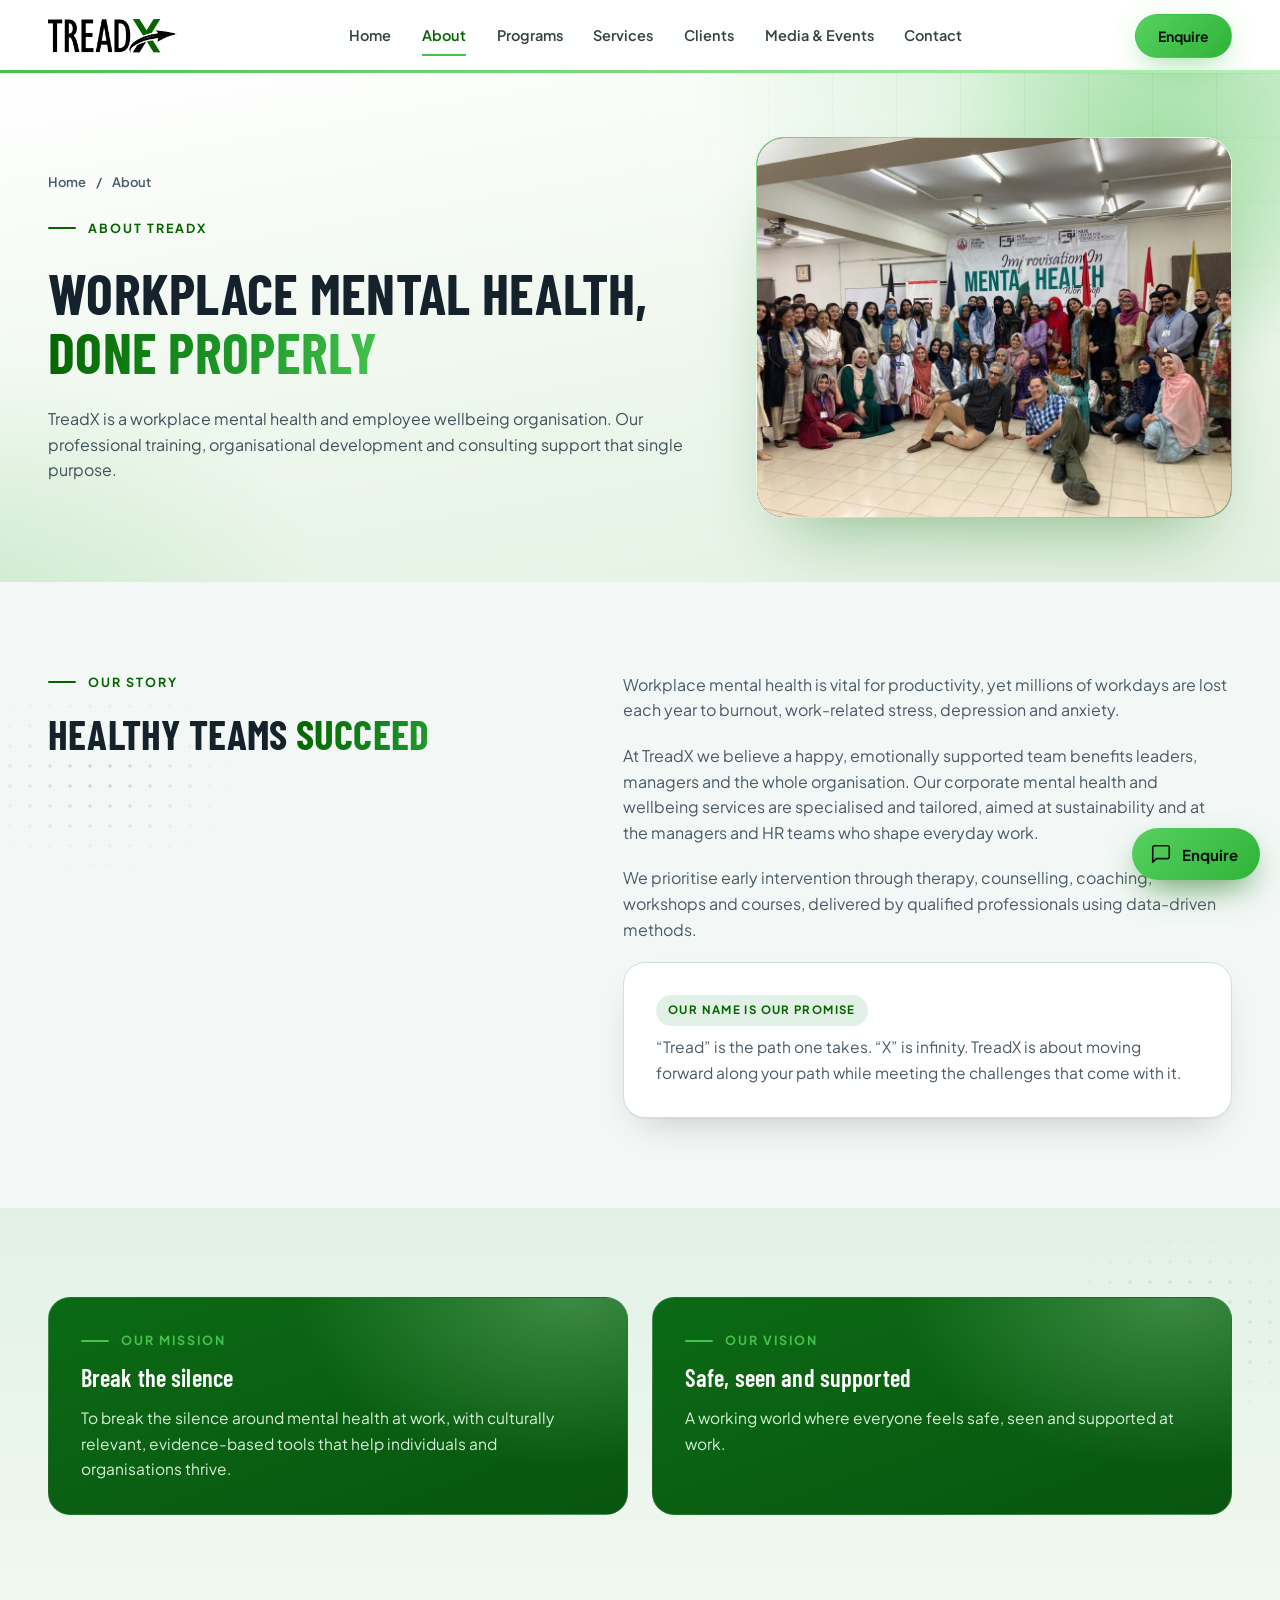
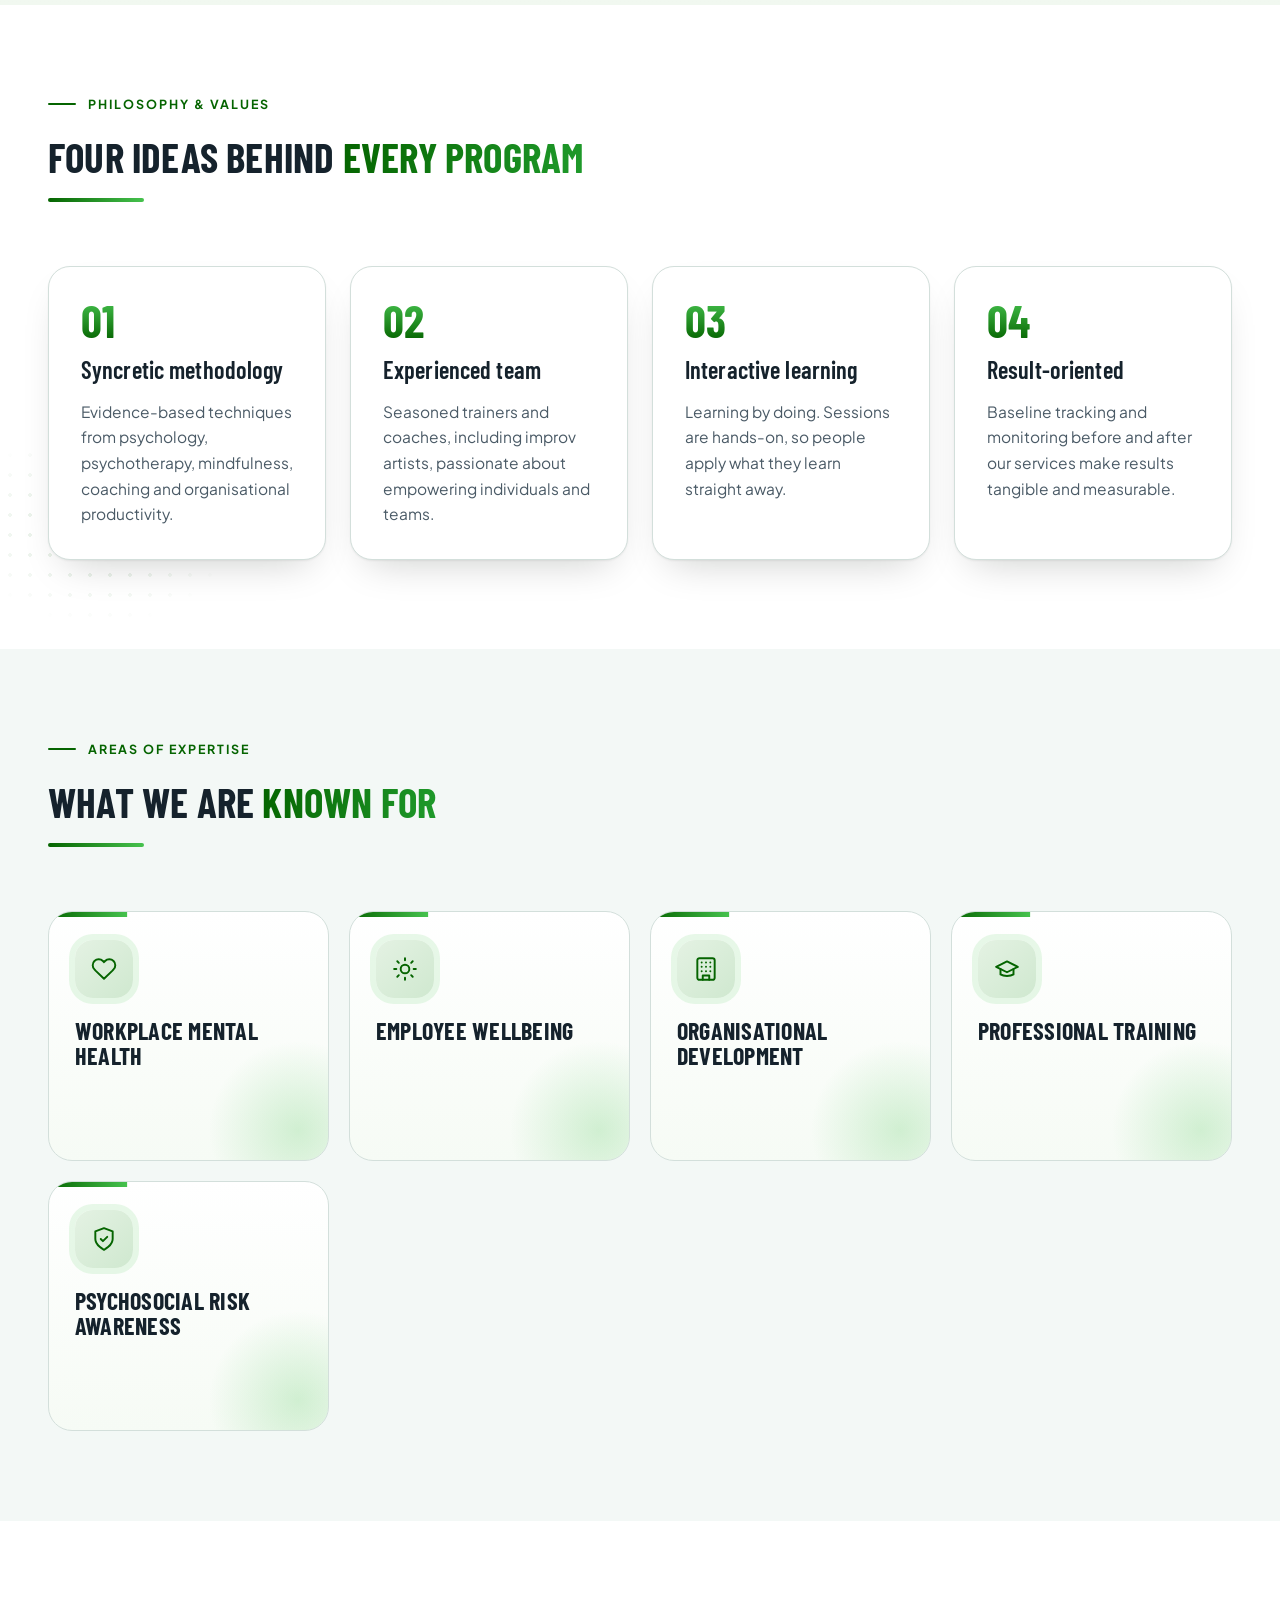
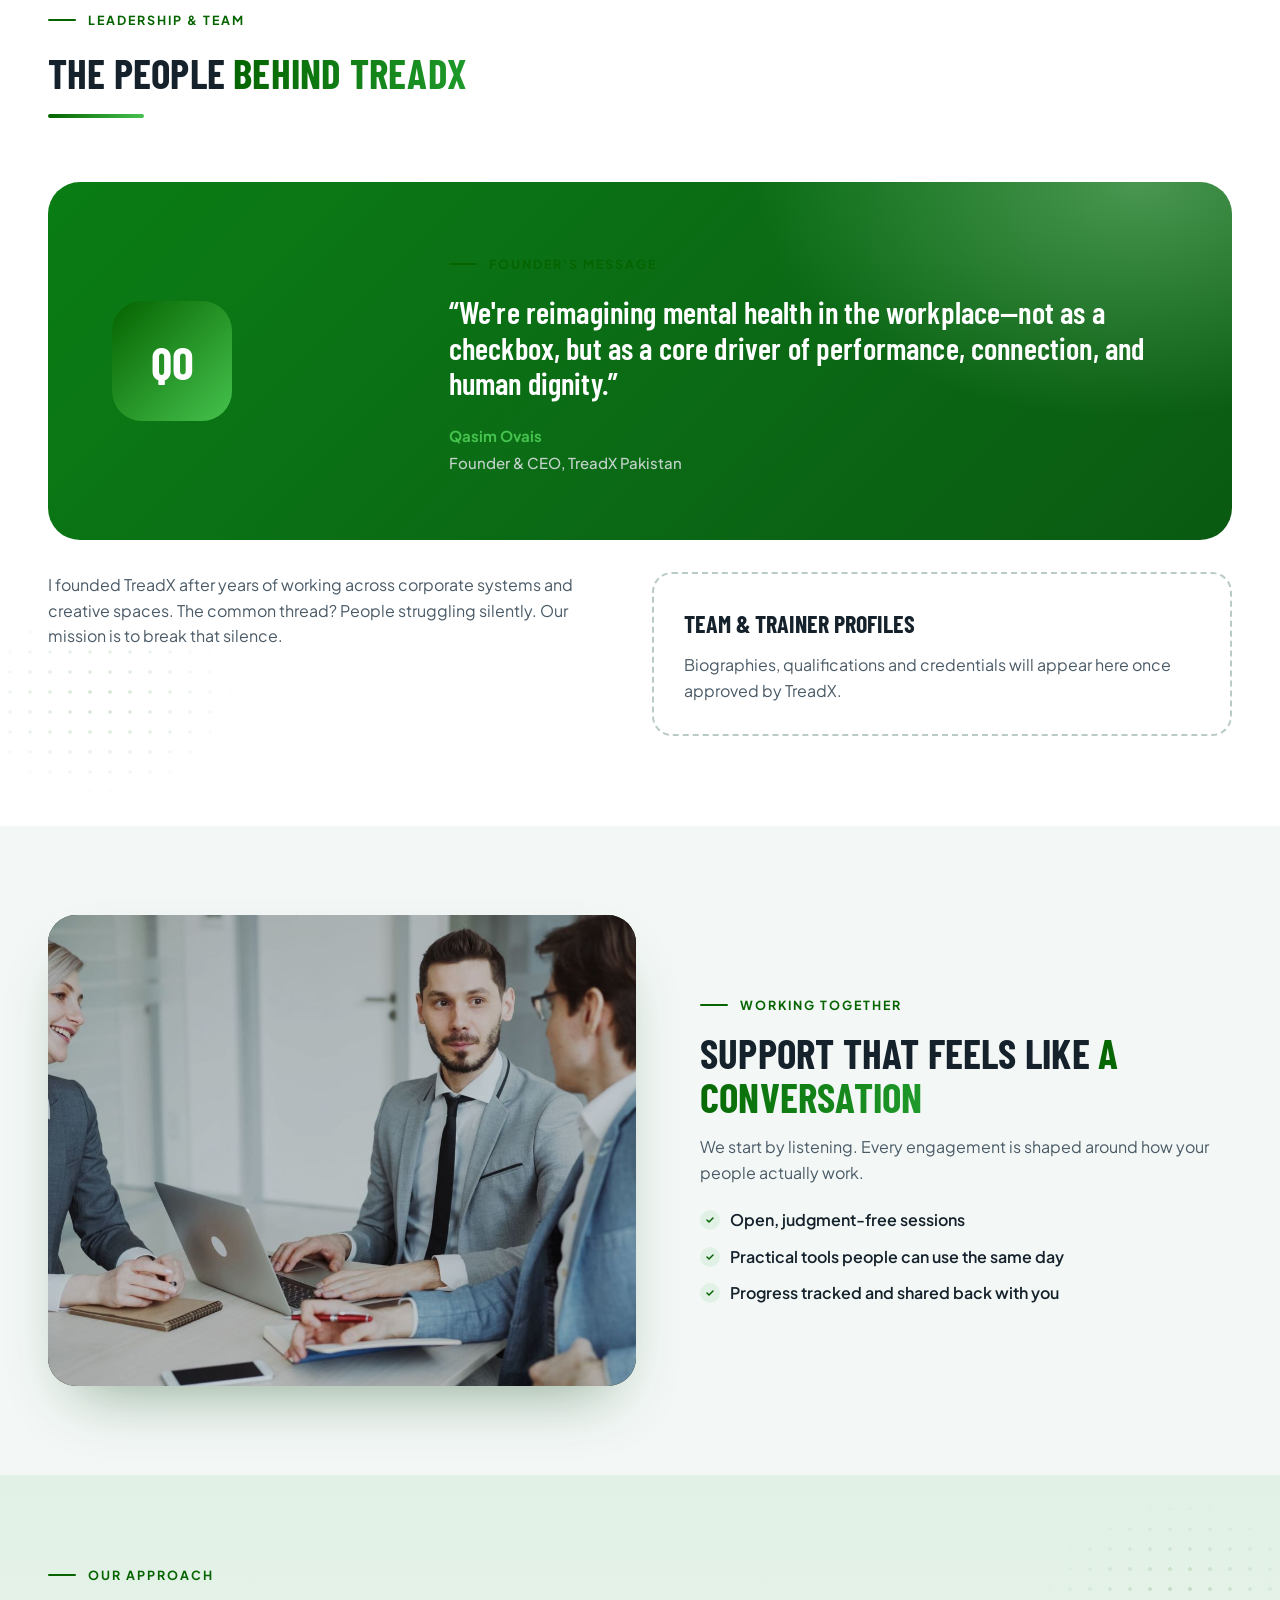
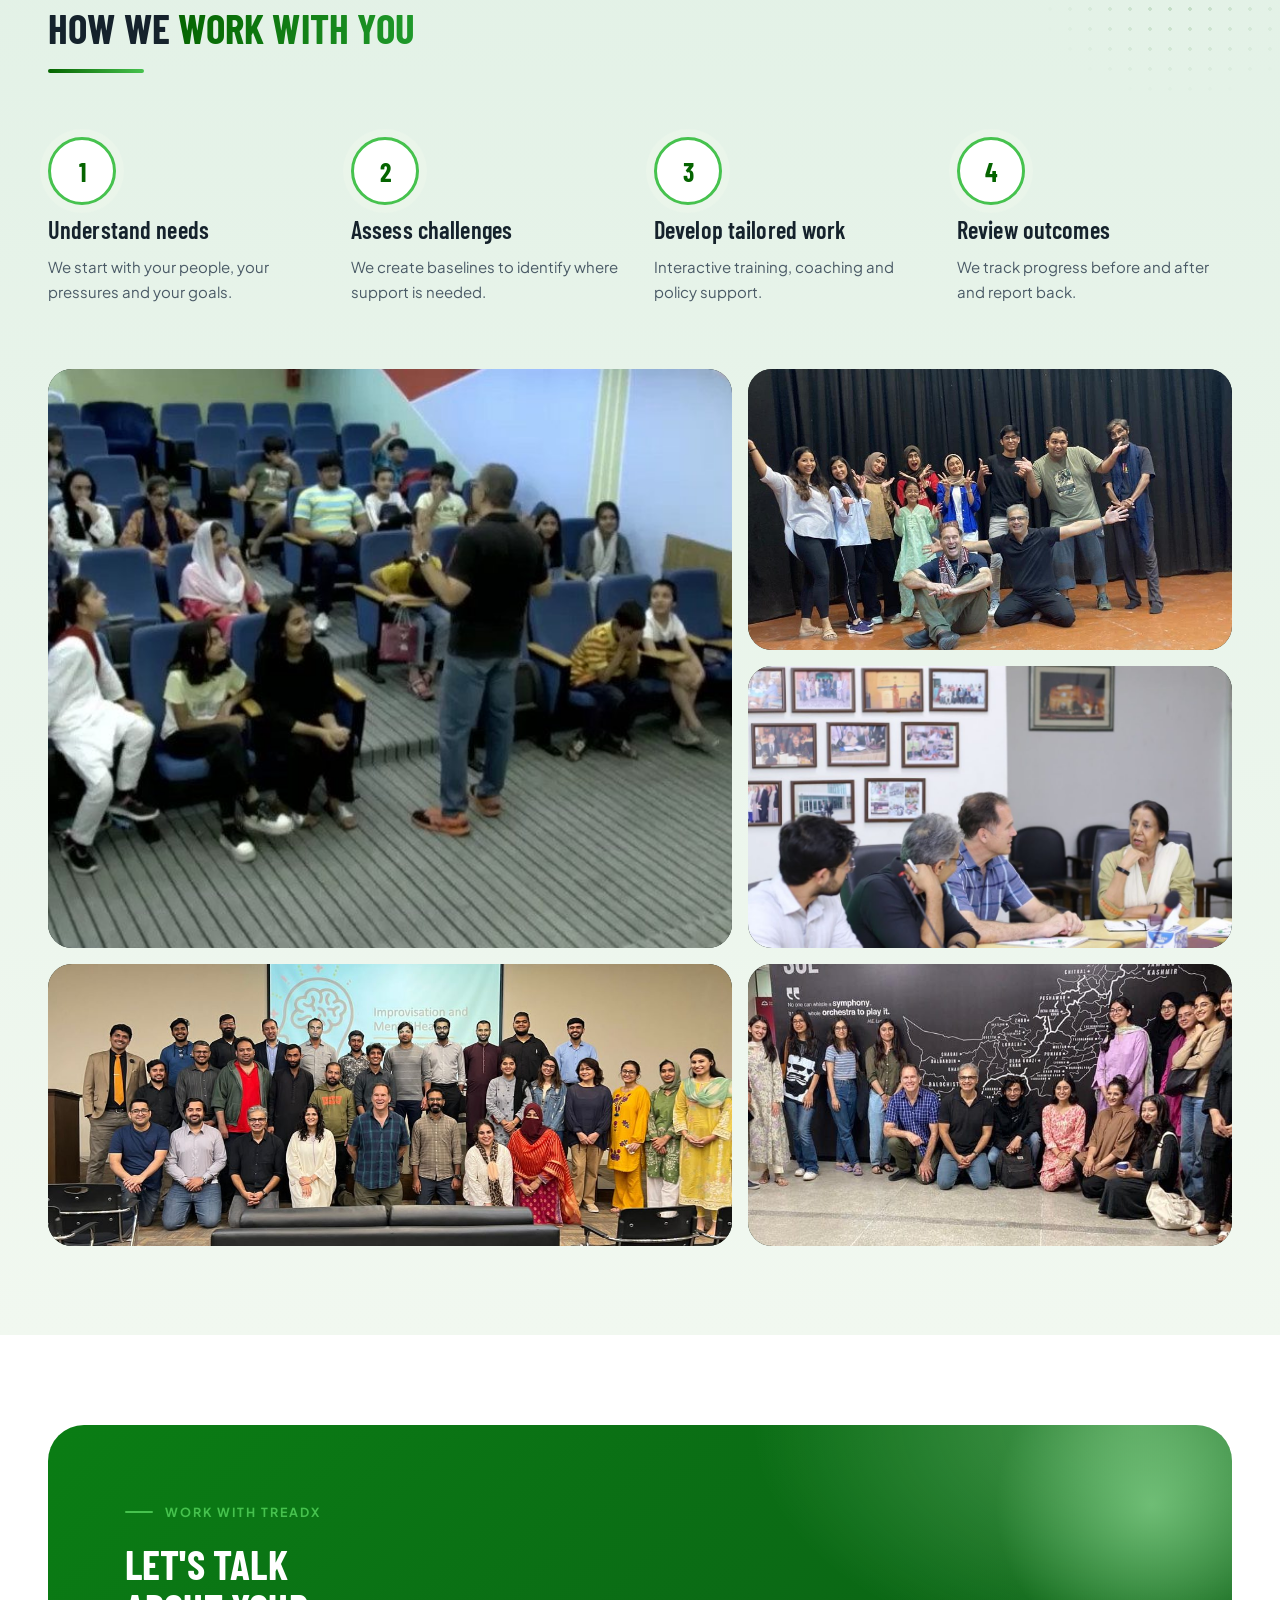
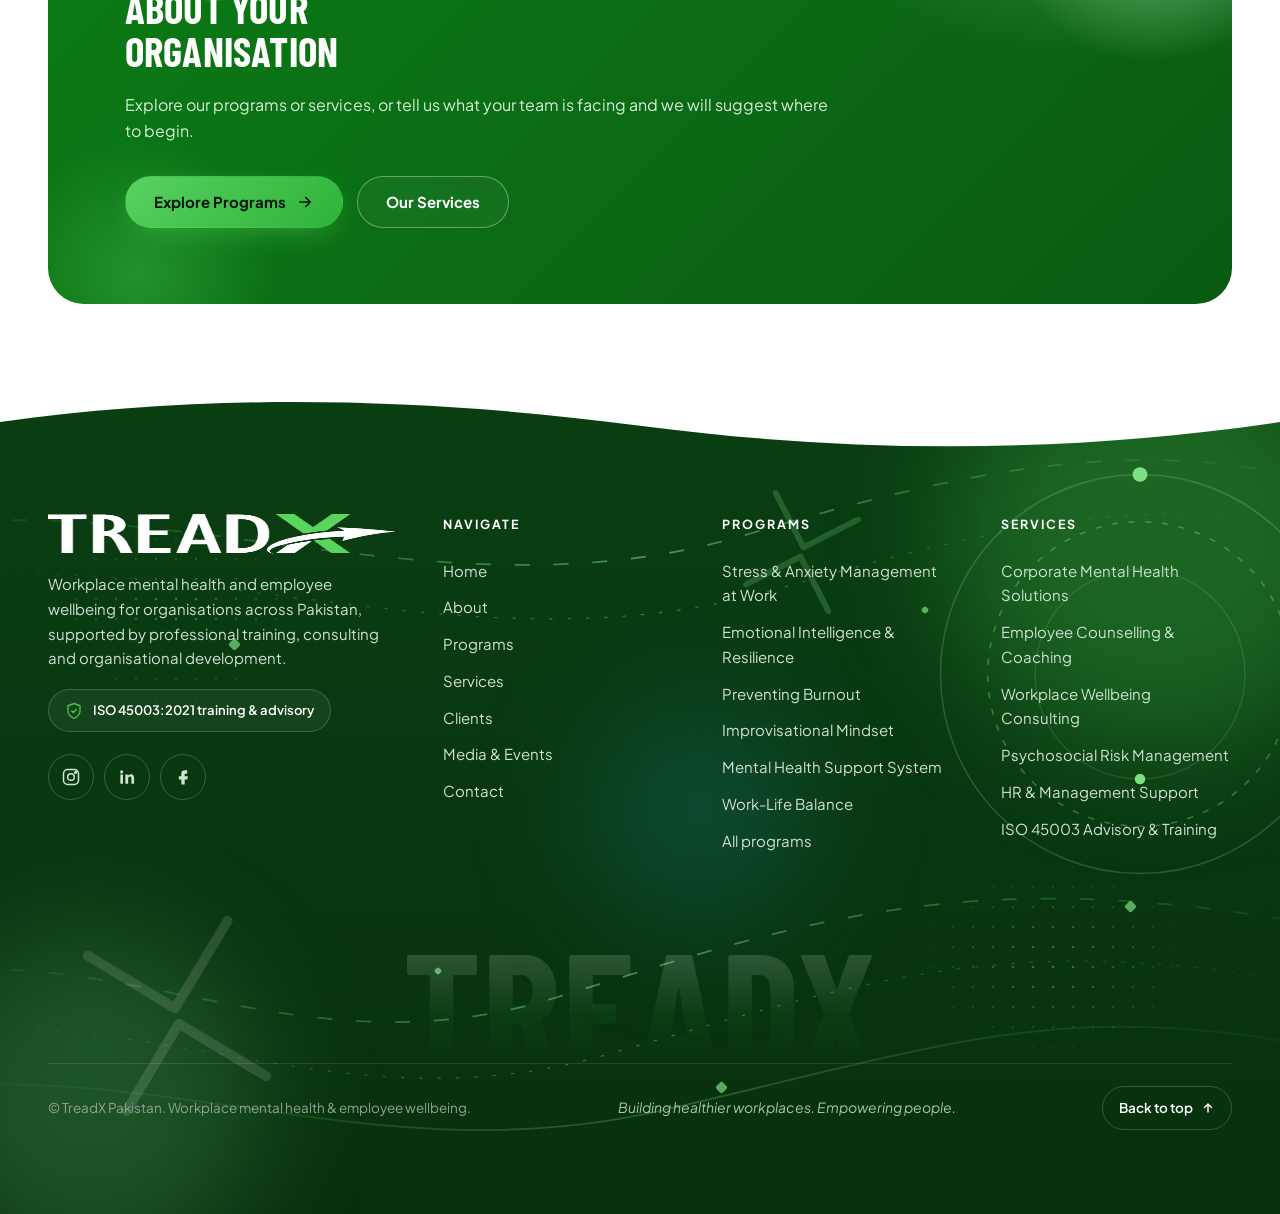
<file: about.html>
<!doctype html>
<html lang="en">
<head>
<meta charset="utf-8">
<meta name="viewport" content="width=device-width,initial-scale=1">
<title>TreadX About | TreadX</title>
<meta name="description" content="TreadX: organizational mental health and training for workplaces in Pakistan.">
<link rel="icon" href="/treadx-logo.png">
<link rel="preconnect" href="https://fonts.googleapis.com"><link rel="preconnect" href="https://fonts.gstatic.com" crossorigin><link href="https://fonts.googleapis.com/css2?family=Barlow+Condensed:wght@500;600;700&family=Plus+Jakarta+Sans:wght@400;500;600;700&display=swap" rel="stylesheet">
<link rel="stylesheet" href="/site.css">
<style>body{margin:0;font-family:'Plus Jakarta Sans',system-ui,sans-serif}</style>
</head>
<body id="top">



<header class="hdr"><div class="wrap hdr-in">
<a class="logo" href="/" aria-label="TreadX home"><img src="/treadx-logo.png" alt="TreadX"></a>
<nav class="nav" aria-label="Main">
<a href="/">Home</a>
<a href="/about" aria-current="page">About</a>
<a href="/programs">Programs</a>
<a href="/services">Services</a>
<a href="/clients">Clients</a>
<a href="/media">Media &amp; Events</a>
<a href="/contact">Contact</a>
</nav>
<a class="btn btn-primary btn-sm hdr-cta" href="/contact">Enquire</a>
<details class="nav-m"><summary>Menu</summary><div class="panel">
<a href="/">Home</a>
<a href="/about" aria-current="page">About</a>
<a href="/programs">Programs</a>
<a href="/services">Services</a>
<a href="/clients">Clients</a>
<a href="/media">Media &amp; Events</a>
<a href="/contact">Contact</a>
<a href="/contact">Enquire now</a>
</div></details>
</div></header>

<main>

<section class="phero">
<div class="wrap ph-grid">
<div class="ph-text"><div class="crumbs hero-in"><a href="/">Home</a><span>/</span><span>About</span></div>
<span class="eyebrow hero-in d1">About TreadX</span>
<h1 class="hero-in d1">Workplace mental health, <span class='grad'>done properly</span></h1>
<p class="lead hero-in d2">TreadX is a workplace mental health and employee wellbeing organisation. Our professional training, organisational development and consulting support that single purpose.</p>
</div>
<div class="frame hero-in d2"><div class="pic"><img class="photo" src="/banner-group.jpg" alt="Participants and facilitators at an Improvisation in Mental Health workshop" style="object-position: 50% 60%;"></div></div>
</div>
</section>

<section class="sec">
<div class="wrap split">
<div class="sticky stack rv-x"><span class="eyebrow">Our story</span><h2>Healthy teams <span class="grad-d">succeed</span></h2></div>
<div class="stack rv">
<p class="lead">Workplace mental health is vital for productivity, yet millions of workdays are lost each year to burnout, work-related stress, depression and anxiety.</p>
<p class="lead">At TreadX we believe a happy, emotionally supported team benefits leaders, managers and the whole organisation. Our corporate mental health and wellbeing services are specialised and tailored, aimed at sustainability and at the managers and HR teams who shape everyday work.</p>
<p class="lead">We prioritise early intervention through therapy, counselling, coaching, workshops and courses, delivered by qualified professionals using data-driven methods.</p>
<div class="card" style="gap: 8px;"><span class="tag">Our name is our promise</span><p>&ldquo;Tread&rdquo; is the path one takes. &ldquo;X&rdquo; is infinity. TreadX is about moving forward along your path while meeting the challenges that come with it.</p></div>
</div>
</div>
</section>

<section class="sec sec-mint">
<div class="wrap">
<div class="grid g2">
<div class="card card-dark rv" style="gap: 14px;"><span class="eyebrow" style="color: var(--leaf);">Our mission</span><h3>Break the silence</h3><p>To break the silence around mental health at work, with culturally relevant, evidence-based tools that help individuals and organisations thrive.</p></div>
<div class="card card-dark rv d1" style="gap: 14px;"><span class="eyebrow" style="color: var(--leaf);">Our vision</span><h3>Safe, seen and supported</h3><p>A working world where everyone feels safe, seen and supported at work.</p></div>
</div>
</div>
</section>

<section class="sec sec-white">
<div class="wrap">
<div class="sec-head rv"><span class="eyebrow">Philosophy &amp; values</span><h2>Four ideas behind <span class='grad-d'>every program</span></h2></div>
<div class="grid g4">
<div class="card rv"><span class="num">01</span><h3>Syncretic methodology</h3><p>Evidence-based techniques from psychology, psychotherapy, mindfulness, coaching and organisational productivity.</p></div>
<div class="card rv d1"><span class="num">02</span><h3>Experienced team</h3><p>Seasoned trainers and coaches, including improv artists, passionate about empowering individuals and teams.</p></div>
<div class="card rv d2"><span class="num">03</span><h3>Interactive learning</h3><p>Learning by doing. Sessions are hands-on, so people apply what they learn straight away.</p></div>
<div class="card rv d3"><span class="num">04</span><h3>Result-oriented</h3><p>Baseline tracking and monitoring before and after our services make results tangible and measurable.</p></div>
</div>
</div>
</section>

<section class="sec">
<div class="wrap">
<div class="sec-head rv"><span class="eyebrow">Areas of expertise</span><h2>What we are <span class='grad-d'>known for</span></h2></div>
<div class="cats">
<div class="cat rv"><div class="ico"><svg viewBox="0 0 24 24" fill="none" stroke="currentColor" stroke-width="1.8" stroke-linecap="round" stroke-linejoin="round" aria-hidden="true"><path d="M20.8 4.6a5.5 5.5 0 0 0-7.8 0L12 5.7l-1-1.1a5.5 5.5 0 0 0-7.8 7.8l1 1.1L12 21l7.8-7.5 1-1.1a5.5 5.5 0 0 0 0-7.8z"/></svg></div><b>Workplace mental health</b></div>
<div class="cat rv d1"><div class="ico"><svg viewBox="0 0 24 24" fill="none" stroke="currentColor" stroke-width="1.8" stroke-linecap="round" stroke-linejoin="round" aria-hidden="true"><circle cx="12" cy="12" r="4"/><path d="M12 2v2M12 20v2M4.9 4.9l1.4 1.4M17.7 17.7l1.4 1.4M2 12h2M20 12h2M4.9 19.1l1.4-1.4M17.7 6.3l1.4-1.4"/></svg></div><b>Employee wellbeing</b></div>
<div class="cat rv d2"><div class="ico"><svg viewBox="0 0 24 24" fill="none" stroke="currentColor" stroke-width="1.8" stroke-linecap="round" stroke-linejoin="round" aria-hidden="true"><rect x="4" y="2" width="16" height="20" rx="2"/><path d="M9 22v-4h6v4M8 6h.01M12 6h.01M16 6h.01M8 10h.01M12 10h.01M16 10h.01M8 14h.01M12 14h.01M16 14h.01"/></svg></div><b>Organisational development</b></div>
<div class="cat rv d3"><div class="ico"><svg viewBox="0 0 24 24" fill="none" stroke="currentColor" stroke-width="1.8" stroke-linecap="round" stroke-linejoin="round" aria-hidden="true"><path d="M22 10L12 5 2 10l10 5z"/><path d="M6 12v5c3 2 9 2 12 0v-5"/></svg></div><b>Professional training</b></div>
<div class="cat rv d3"><div class="ico"><svg viewBox="0 0 24 24" fill="none" stroke="currentColor" stroke-width="1.8" stroke-linecap="round" stroke-linejoin="round" aria-hidden="true"><path d="M12 22s8-4 8-10V5l-8-3-8 3v7c0 6 8 10 8 10z"/><path d="M9 12l2 2 4-4"/></svg></div><b>Psychosocial risk awareness</b></div>
</div>
</div>
</section>

<section class="sec sec-white">
<div class="wrap">
<div class="sec-head rv"><span class="eyebrow">Leadership &amp; team</span><h2>The people <span class='grad-d'>behind TreadX</span></h2></div>
<div class="quote-box rv">
<div class="mono" aria-hidden="true">QO</div>
<div>
<span class="eyebrow" style="margin-bottom: 20px;">Founder's message</span>
<blockquote>&ldquo;We're reimagining mental health in the workplace&mdash;not as a checkbox, but as a core driver of performance, connection, and human dignity.&rdquo;</blockquote>
<cite>Qasim Ovais<span>Founder &amp; CEO, TreadX Pakistan</span></cite>
</div>
</div>
<div class="grid g2" style="margin-top: 32px;">
<p class="lead rv">I founded TreadX after years of working across corporate systems and creative spaces. The common thread? People struggling silently. Our mission is to break that silence.</p>
<div class="slot rv d1"><b>Team &amp; trainer profiles</b><span>Biographies, qualifications and credentials will appear here once approved by TreadX.</span></div>
</div>
</div>
</section>

<section class="sec"><div class="wrap"><div class="feat"><div class="pic rv-x"><img class="photo" src="/team-smiling.jpg" alt="A TreadX team discussing a plan with a client" loading="lazy" style="object-position: 50% 40%;"></div><div class="stack rv d1"><span class="eyebrow">Working together</span><h2>Support that feels like <span class='grad-d'>a conversation</span></h2><p class="lead">We start by listening. Every engagement is shaped around how your people actually work.</p><ul class="ticks"><li>Open, judgment-free sessions</li><li>Practical tools people can use the same day</li><li>Progress tracked and shared back with you</li></ul></div></div></div></section>

<section class="sec sec-mint">
<div class="wrap">
<div class="sec-head rv"><span class="eyebrow">Our approach</span><h2>How we <span class='grad-d'>work with you</span></h2></div>
<div class="flow" style="--cols:4">
<div class="st rv"><div class="dot">1</div><h3>Understand needs</h3><p>We start with your people, your pressures and your goals.</p></div>
<div class="st rv d1"><div class="dot">2</div><h3>Assess challenges</h3><p>We create baselines to identify where support is needed.</p></div>
<div class="st rv d2"><div class="dot">3</div><h3>Develop tailored work</h3><p>Interactive training, coaching and policy support.</p></div>
<div class="st rv d3"><div class="dot">4</div><h3>Review outcomes</h3><p>We track progress before and after and report back.</p></div>
</div>
<div class="mosaic rv" style="margin-top: clamp(40px,5vw,64px);">
<div class="pic m-a"><img class="photo" src="/students-session.jpg" alt="Students in a TreadX workshop" style="object-position: 50% 40%;"></div>
<div class="pic m-b"><img class="photo" src="/stage-group.jpg" alt="Participants on stage after a session" style="object-position: 50% 35%;"></div>
<div class="pic m-c"><img class="photo" src="/meeting-room.jpg" alt="A TreadX partner meeting" style="object-position: 50% 35%;"></div>
<div class="pic m-d"><img class="photo" src="/slide-group.jpg" alt="A full room after an Improvisation and Mental Health session" style="object-position: 50% 55%;"></div>
<div class="pic m-e"><img class="photo" src="/soe-group.jpg" alt="A group photo after a workshop" style="object-position: 50% 40%;"></div>
</div>
</div>
</section>

<section class="cta-wrap sec-white" style="padding-top: clamp(56px,7vw,96px);">
<div class="wrap">
<div class="cta rv">
<div class="stack" style="gap: 20px;">
<span class="eyebrow">Work with TreadX</span>
<h2>Let's talk about your organisation</h2>
<p class="lead">Explore our programs or services, or tell us what your team is facing and we will suggest where to begin.</p>
</div>
<div class="btn-row"><a class="btn btn-primary" href="/programs">Explore Programs <svg viewBox="0 0 24 24" fill="none" stroke="currentColor" stroke-width="2.2" stroke-linecap="round" stroke-linejoin="round" aria-hidden="true"><path d="M5 12h14M13 6l6 6-6 6"/></svg></a><a class="btn btn-ghost" href="/services">Our Services</a></div>
</div>
</div>
</section>

</main>

<footer class="ftr">
<div class="ftr-art" aria-hidden="true">
<svg class="fa-lines" viewBox="0 0 1440 760" preserveAspectRatio="xMidYMid slice"><defs><linearGradient id="fg1" x1="0" x2="1"><stop offset="0" stop-color="#46c24e" stop-opacity="0"/><stop offset=".5" stop-color="#7be082" stop-opacity=".55"/><stop offset="1" stop-color="#46c24e" stop-opacity="0"/></linearGradient></defs>
<path class="l1" d="M-40 560C200 470 380 640 640 560S1060 420 1480 520"/>
<path class="l2" d="M-40 610C220 530 420 690 690 612S1110 480 1480 580"/>
<path class="l3" d="M-40 660C240 590 450 730 740 664S1150 540 1480 640"/>
<path class="l4" d="M-40 140C240 60 520 220 820 130S1260 40 1480 120"/>
<path class="l5" d="M-40 190C260 110 540 270 850 180S1280 90 1480 170"/></svg>
<span class="fa-orb o1"></span><span class="fa-orb o2"></span><span class="fa-orb o3"></span>
<span class="fa-dots d1"></span><span class="fa-dots d2"></span>
<svg class="fa-rings" viewBox="0 0 400 400"><circle cx="200" cy="200" r="190"/><circle cx="200" cy="200" r="145" class="r2"/><circle cx="200" cy="200" r="100" class="r3"/><circle cx="200" cy="10" r="7" class="dot"/><circle cx="345" cy="200" r="6" class="dot"/><circle cx="200" cy="300" r="5" class="dot"/></svg>
<svg class="fa-x x1" viewBox="0 0 100 100"><path d="M14 10L50 46 86 10M14 90L50 54 86 90"/></svg>
<svg class="fa-x x2" viewBox="0 0 100 100"><path d="M14 10L50 46 86 10M14 90L50 54 86 90"/></svg>
<i class="fa-sp s1"></i><i class="fa-sp s2"></i><i class="fa-sp s3"></i><i class="fa-sp s4"></i><i class="fa-sp s5"></i>
</div>
<svg class="ftr-wave" viewBox="0 0 1440 60" preserveAspectRatio="none" aria-hidden="true"><path d="M0 0H1440V30C1200 64 960 64 720 34S240 -2 0 30Z"/></svg>
<div class="wrap ftr-main"><div class="ftr-grid">
<div class="brand"><img src="/treadx-logo-light.png" alt="TreadX" style="height: 40px; width: auto; display: block;">
<p>Workplace mental health and employee wellbeing for organisations across Pakistan, supported by professional training, consulting and organisational development.</p>
<a class="iso" href="/services"><svg viewBox="0 0 24 24" fill="none" stroke="currentColor" stroke-width="1.8" stroke-linecap="round" stroke-linejoin="round" aria-hidden="true"><path d="M12 22s8-4 8-10V5l-8-3-8 3v7c0 6 8 10 8 10z"/><path d="M9 12l2 2 4-4"/></svg>ISO 45003:2021 training &amp; advisory</a>
<div class="social">
<a href="https://www.instagram.com/treadxp/" aria-label="TreadX on Instagram"><svg viewBox="0 0 24 24" fill="none" stroke="currentColor" stroke-width="1.8" stroke-linecap="round" stroke-linejoin="round" aria-hidden="true"><rect x="3" y="3" width="18" height="18" rx="5"/><circle cx="12" cy="12" r="4"/><circle cx="17.5" cy="6.5" r="1" fill="currentColor"/></svg></a>
<a href="https://www.linkedin.com/company/treadx-pakistan" aria-label="TreadX on LinkedIn"><svg viewBox="0 0 24 24" fill="currentColor" aria-hidden="true"><path d="M4 9h3.2v11H4zM5.6 4a1.85 1.85 0 1 1 0 3.7 1.85 1.85 0 0 1 0-3.7zM10 9h3v1.6c.5-1 1.8-1.9 3.6-1.9 3.3 0 3.9 2.1 3.9 4.9V20h-3.2v-5.7c0-1.4 0-2.9-1.8-2.9s-2.1 1.4-2.1 2.8V20H10z"/></svg></a>
<a href="https://www.facebook.com/" aria-label="TreadX on Facebook"><svg viewBox="0 0 24 24" fill="currentColor" aria-hidden="true"><path d="M14 8h3V4h-3a4 4 0 0 0-4 4v3H7v4h3v6h4v-6h3l1-4h-4V8.5c0-.3.2-.5.5-.5z"/></svg></a>
</div></div>
<div><h4>Navigate</h4><a href="/">Home</a><a href="/about">About</a><a href="/programs">Programs</a><a href="/services">Services</a><a href="/clients">Clients</a><a href="/media">Media &amp; Events</a><a href="/contact">Contact</a></div>
<div><h4>Programs</h4><a href="/programs#stress">Stress &amp; Anxiety Management at Work</a><a href="/programs#ei">Emotional Intelligence &amp; Resilience</a><a href="/programs#burn">Preventing Burnout</a><a href="/programs#imp">Improvisational Mindset</a><a href="/programs#mhss">Mental Health Support System</a><a href="/programs#wlb">Work-Life Balance</a><a href="/programs">All programs</a></div>
<div><h4>Services</h4><a href="/services">Corporate Mental Health Solutions</a><a href="/services">Employee Counselling &amp; Coaching</a><a href="/services">Workplace Wellbeing Consulting</a><a href="/services">Psychosocial Risk Management</a><a href="/services">HR &amp; Management Support</a><a href="/services">ISO 45003 Advisory &amp; Training</a></div>
</div></div>
<div class="ftr-mark" aria-hidden="true">TreadX</div>
<div class="wrap"><div class="ftr-bottom"><span>&copy; TreadX Pakistan. Workplace mental health &amp; employee wellbeing.</span><span class="ftr-tag">Building healthier workplaces. Empowering people.</span><a class="totop" href="#">Back to top <svg width="14" height="14" viewBox="0 0 24 24" fill="none" stroke="currentColor" stroke-width="2.4" stroke-linecap="round" stroke-linejoin="round" aria-hidden="true"><path d="M12 19V5M6 11l6-6 6 6"/></svg></a></div></div>
</footer>
<a class="fab" href="/contact" aria-label="Enquire with TreadX"><svg viewBox="0 0 24 24" fill="none" stroke="currentColor" stroke-width="1.8" stroke-linecap="round" stroke-linejoin="round" aria-hidden="true"><path d="M21 15a2 2 0 0 1-2 2H7l-4 4V5a2 2 0 0 1 2-2h14a2 2 0 0 1 2 2z"/></svg><span>Enquire</span></a>


</body>
</html>
</file>
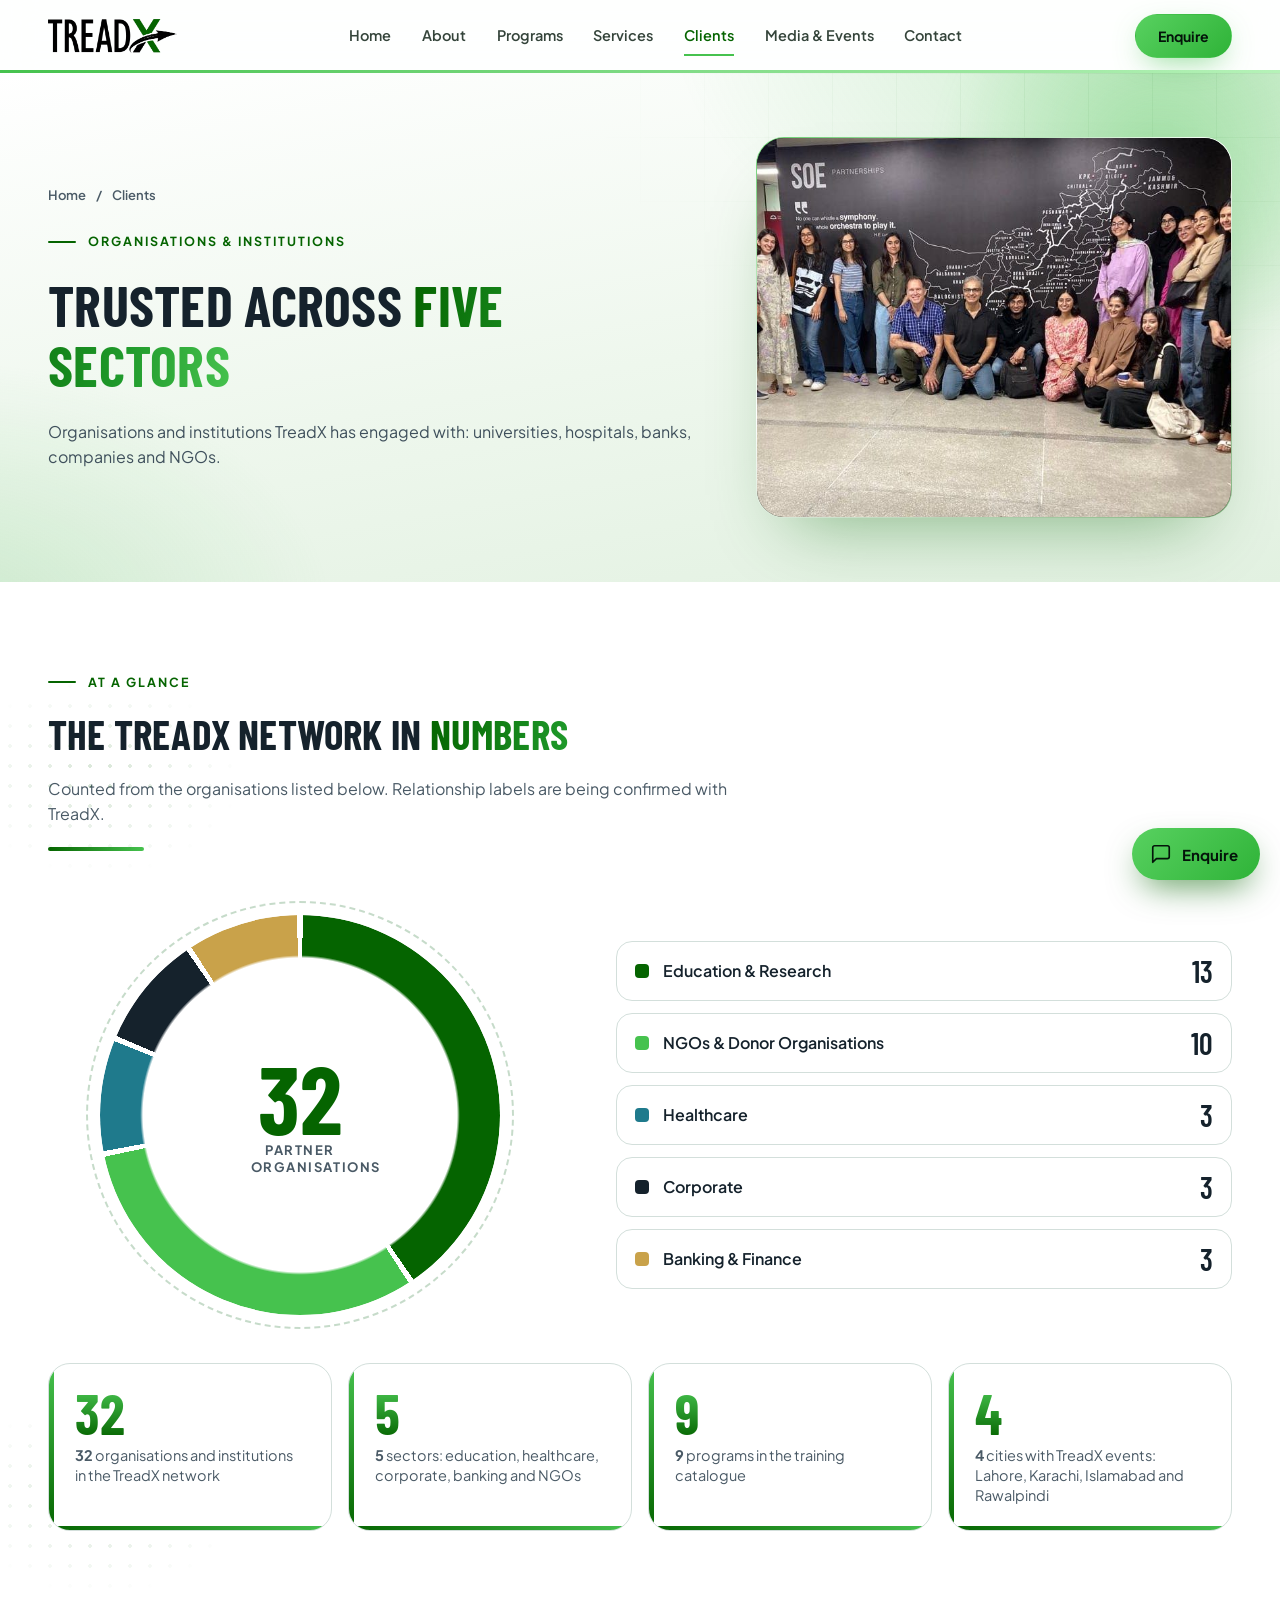
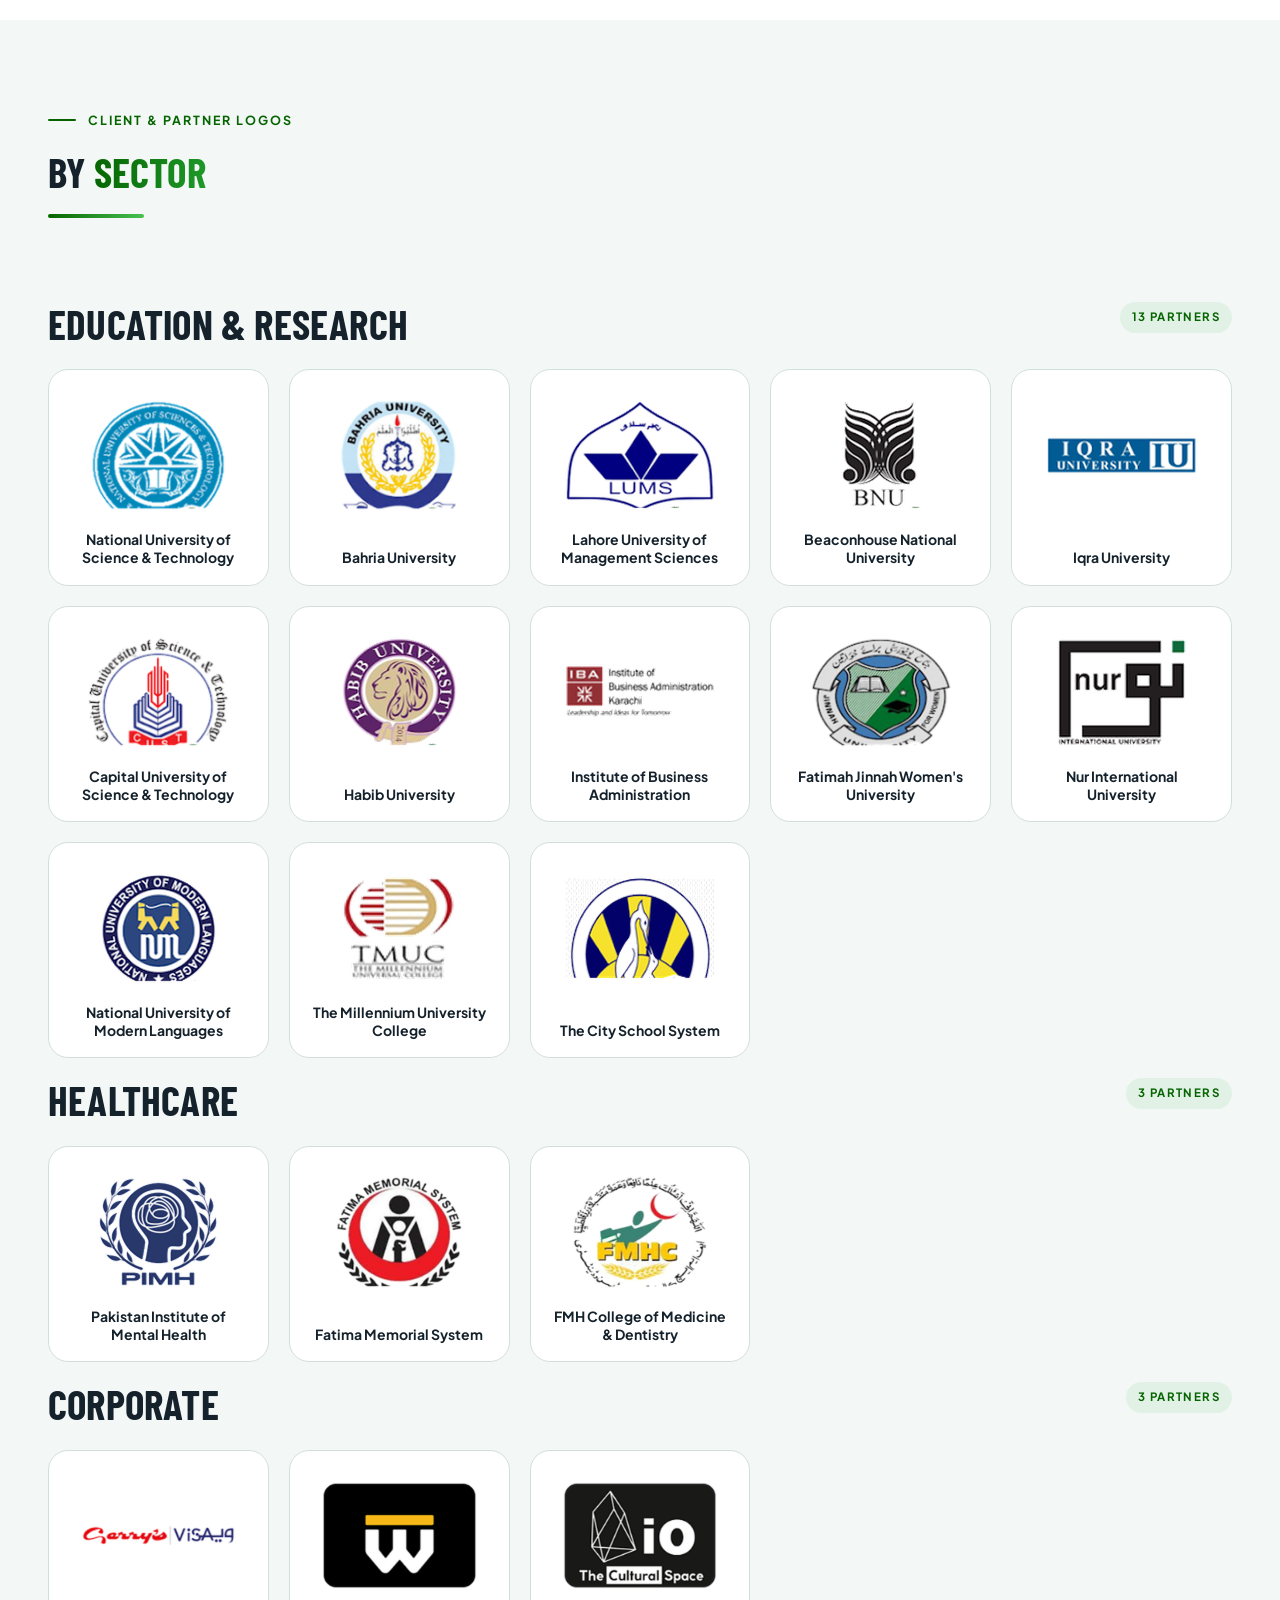
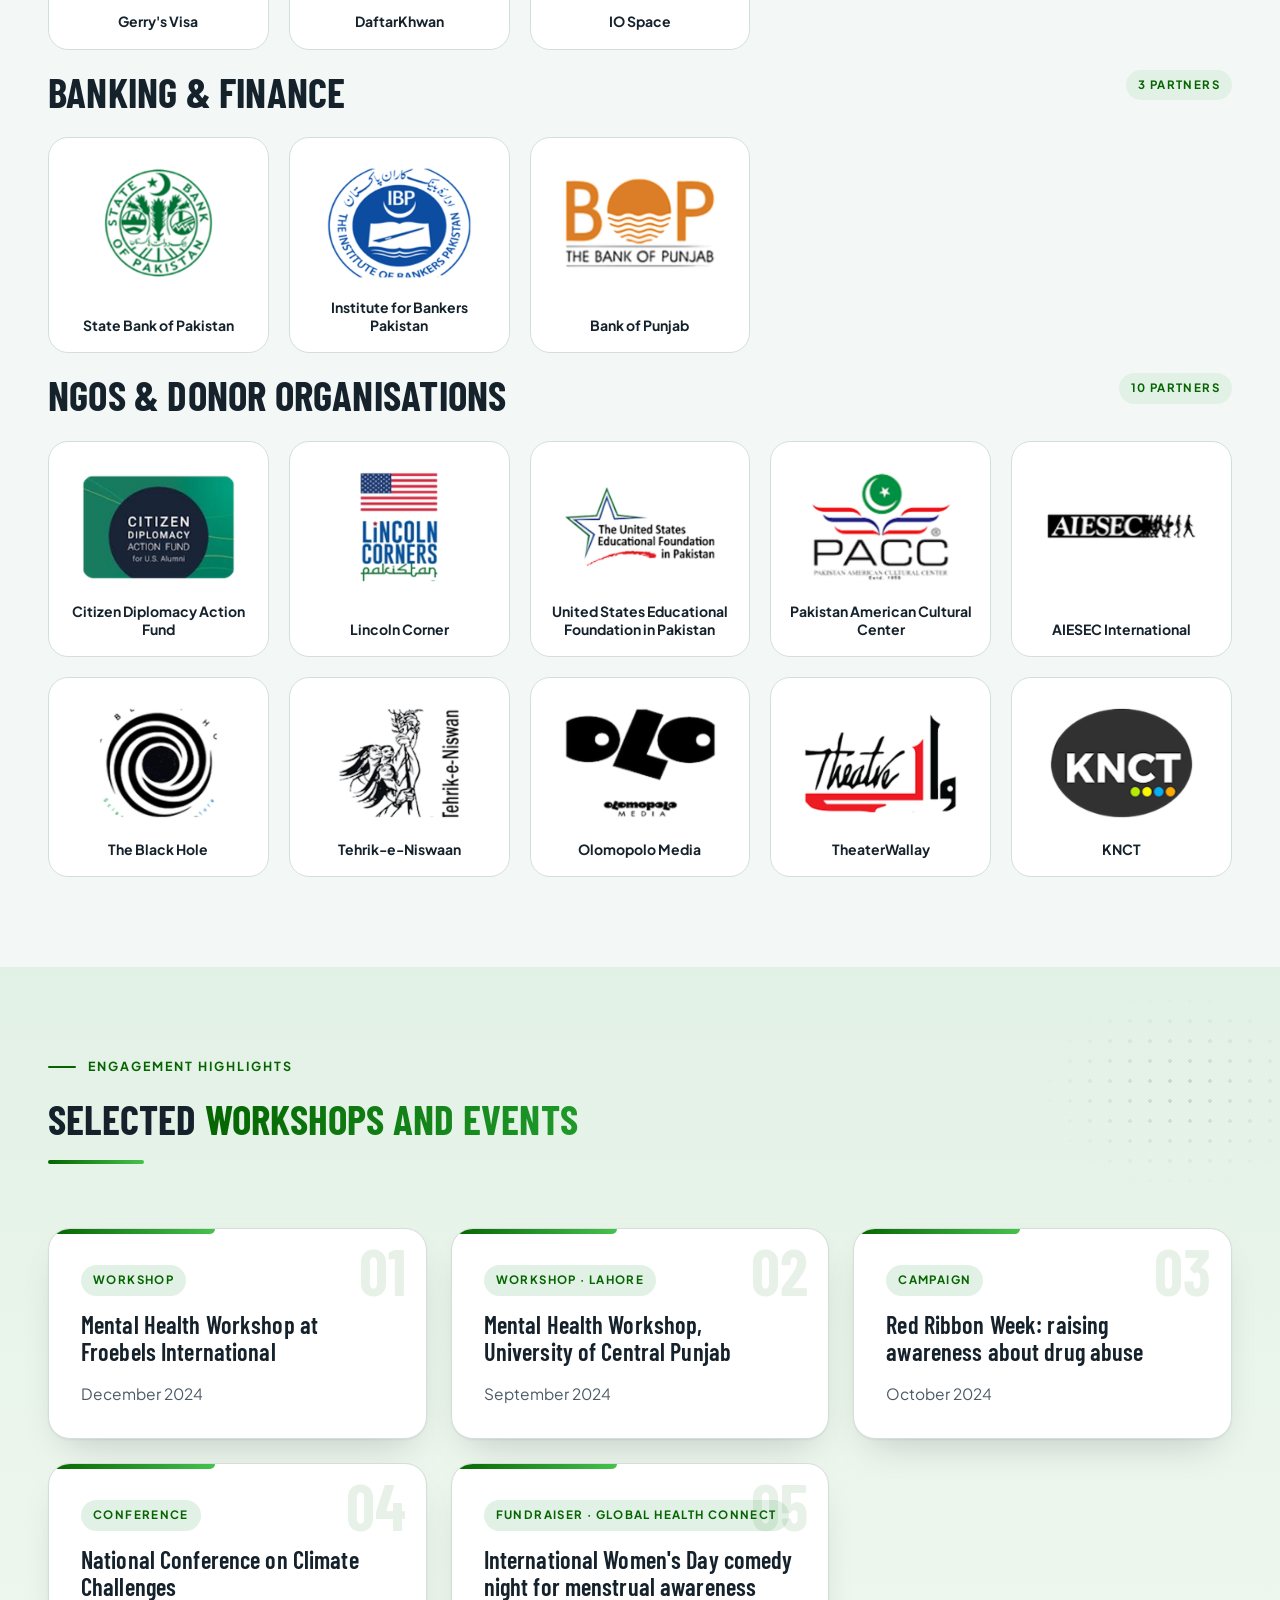
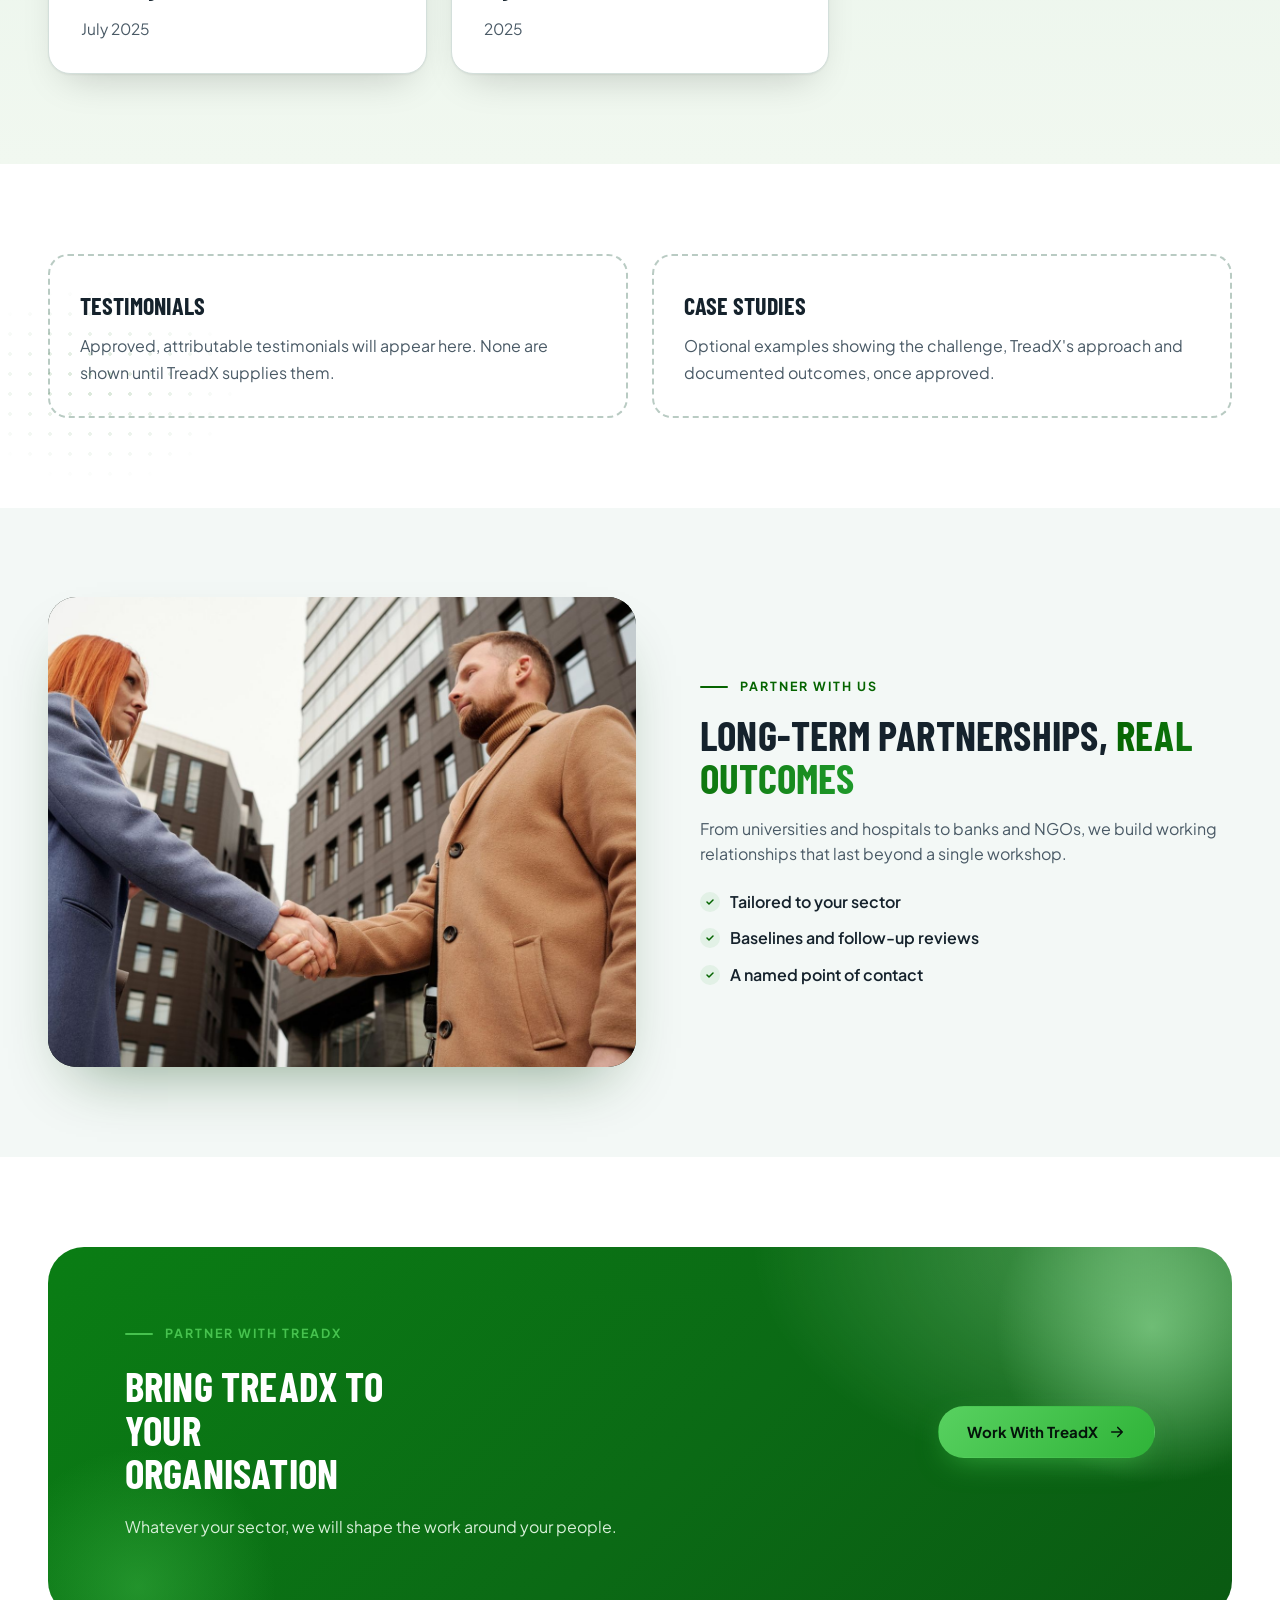
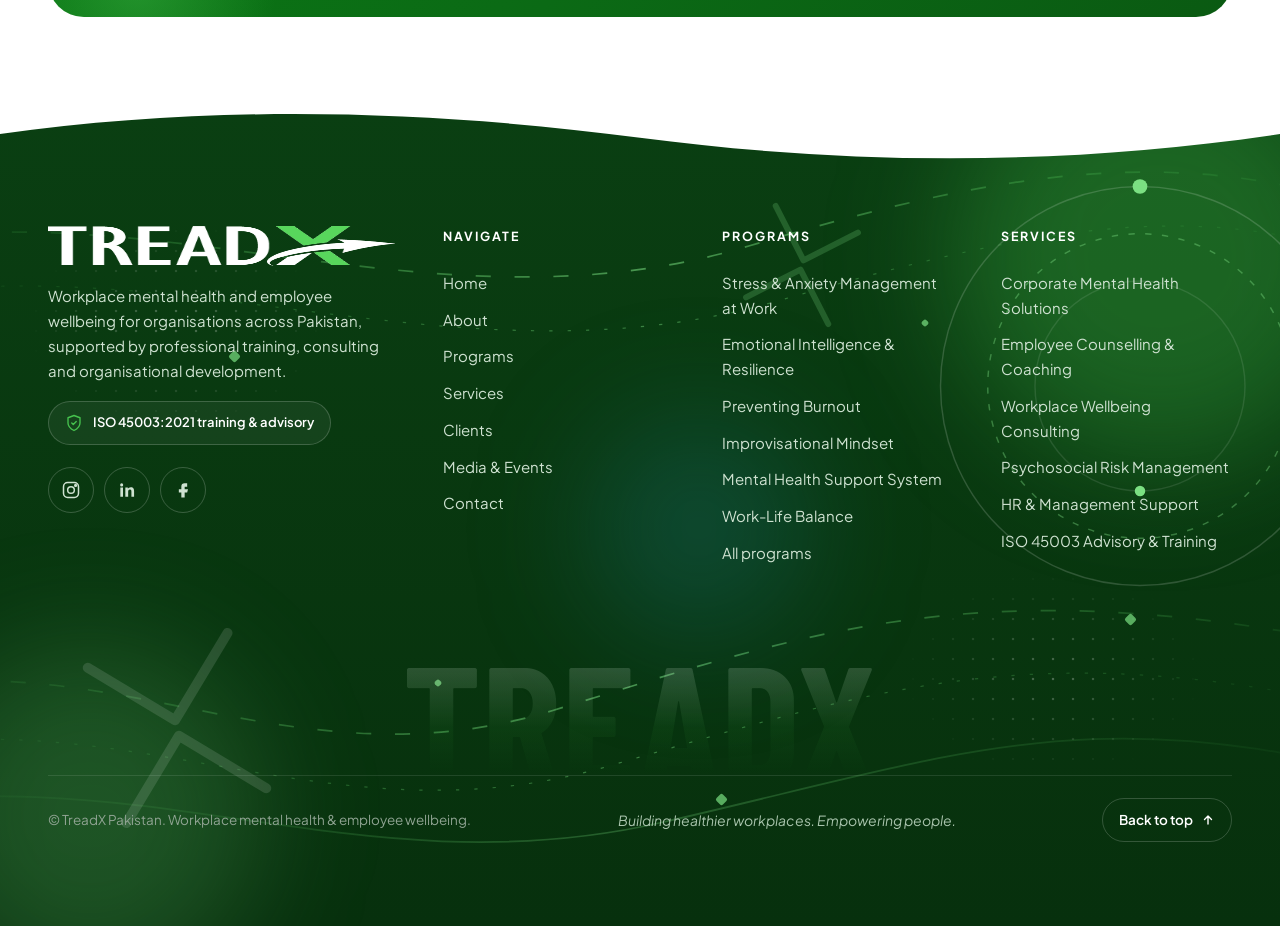
<file: clients.html>
<!doctype html>
<html lang="en">
<head>
<meta charset="utf-8">
<meta name="viewport" content="width=device-width,initial-scale=1">
<title>TreadX Clients | TreadX</title>
<meta name="description" content="TreadX: organizational mental health and training for workplaces in Pakistan.">
<link rel="icon" href="/treadx-logo.png">
<link rel="preconnect" href="https://fonts.googleapis.com"><link rel="preconnect" href="https://fonts.gstatic.com" crossorigin><link href="https://fonts.googleapis.com/css2?family=Barlow+Condensed:wght@500;600;700&family=Plus+Jakarta+Sans:wght@400;500;600;700&display=swap" rel="stylesheet">
<link rel="stylesheet" href="/site.css">
<style>body{margin:0;font-family:'Plus Jakarta Sans',system-ui,sans-serif}</style>
</head>
<body id="top">



<header class="hdr"><div class="wrap hdr-in">
<a class="logo" href="/" aria-label="TreadX home"><img src="/treadx-logo.png" alt="TreadX"></a>
<nav class="nav" aria-label="Main">
<a href="/">Home</a>
<a href="/about">About</a>
<a href="/programs">Programs</a>
<a href="/services">Services</a>
<a href="/clients" aria-current="page">Clients</a>
<a href="/media">Media &amp; Events</a>
<a href="/contact">Contact</a>
</nav>
<a class="btn btn-primary btn-sm hdr-cta" href="/contact">Enquire</a>
<details class="nav-m"><summary>Menu</summary><div class="panel">
<a href="/">Home</a>
<a href="/about">About</a>
<a href="/programs">Programs</a>
<a href="/services">Services</a>
<a href="/clients" aria-current="page">Clients</a>
<a href="/media">Media &amp; Events</a>
<a href="/contact">Contact</a>
<a href="/contact">Enquire now</a>
</div></details>
</div></header>

<main>

<section class="phero">
<div class="wrap ph-grid">
<div class="ph-text"><div class="crumbs hero-in"><a href="/">Home</a><span>/</span><span>Clients</span></div>
<span class="eyebrow hero-in d1">Organisations &amp; institutions</span>
<h1 class="hero-in d1">Trusted across <span class='grad'>five sectors</span></h1>
<p class="lead hero-in d2">Organisations and institutions TreadX has engaged with: universities, hospitals, banks, companies and NGOs.</p>
</div>
<div class="frame hero-in d2"><div class="pic"><img class="photo" src="/soe-group.jpg" alt="A group of partners and participants celebrating together" style="object-position: 50% 40%;"></div></div>
</div>
</section>

<section class="sec sec-white">
<div class="wrap">
<div class="sec-head rv"><span class="eyebrow">At a glance</span><h2>The TreadX network in <span class='grad-d'>numbers</span></h2><p class="lead">Counted from the organisations listed below. Relationship labels are being confirmed with TreadX.</p></div>
<div class="chart">
<div class="donut rv" role="img" aria-label="32 partner organisations by sector: Education and Research 13, NGOs and Donor Organisations 10, Healthcare 3, Corporate 3, Banking and Finance 3"><div class="ring"></div><div class="mid"><b><span class="count k32" aria-hidden="true"></span></b><span>partner organisations</span></div></div>
<ul class="legend"><li style="--c:#056400"><i></i><span>Education &amp; Research</span><b><span class="count k13" aria-hidden="true"></span><span class="sr" style="position:absolute;left:-9999px">13</span></b></li><li style="--c:#46c24e"><i></i><span>NGOs &amp; Donor Organisations</span><b><span class="count k10" aria-hidden="true"></span><span class="sr" style="position:absolute;left:-9999px">10</span></b></li><li style="--c:#1f7a8c"><i></i><span>Healthcare</span><b><span class="count k3" aria-hidden="true"></span><span class="sr" style="position:absolute;left:-9999px">3</span></b></li><li style="--c:#15222c"><i></i><span>Corporate</span><b><span class="count k3" aria-hidden="true"></span><span class="sr" style="position:absolute;left:-9999px">3</span></b></li><li style="--c:#c9a24a"><i></i><span>Banking &amp; Finance</span><b><span class="count k3" aria-hidden="true"></span><span class="sr" style="position:absolute;left:-9999px">3</span></b></li></ul>
</div>
<div class="ncards">
<div class="ncard rv"><div class="big" aria-hidden="true"><span class="count k32"></span></div><p><b>32</b> organisations and institutions in the TreadX network</p></div>
<div class="ncard rv d1"><div class="big" aria-hidden="true"><span class="count k5"></span></div><p><b>5</b> sectors: education, healthcare, corporate, banking and NGOs</p></div>
<div class="ncard rv d2"><div class="big" aria-hidden="true"><span class="count k9"></span></div><p><b>9</b> programs in the training catalogue</p></div>
<div class="ncard rv d3"><div class="big" aria-hidden="true"><span class="count k4"></span></div><p><b>4</b> cities with TreadX events: Lahore, Karachi, Islamabad and Rawalpindi</p></div>
</div>
</div>
</section>

<section class="sec">
<div class="wrap stack">
<div class="sec-head rv"><span class="eyebrow">Client &amp; partner logos</span><h2>By <span class='grad-d'>sector</span></h2></div>

<div class="rv"><div class="cat-head"><h2>Education &amp; Research</h2><span class="tag">13 partners</span></div><div class="logos"><div class="logo-tile rv"><div class="lg"><img src="/nust.png" alt="National University of Science &amp; Technology logo"></div><span>National University of Science &amp; Technology</span></div><div class="logo-tile rv"><div class="lg"><img src="/bahria.png" alt="Bahria University logo"></div><span>Bahria University</span></div><div class="logo-tile rv"><div class="lg"><img src="/lums.png" alt="Lahore University of Management Sciences logo"></div><span>Lahore University of Management Sciences</span></div><div class="logo-tile rv"><div class="lg"><img src="/bnu.png" alt="Beaconhouse National University logo"></div><span>Beaconhouse National University</span></div><div class="logo-tile rv"><div class="lg"><img src="/iqra.png" alt="Iqra University logo"></div><span>Iqra University</span></div><div class="logo-tile rv"><div class="lg"><img src="/cust.png" alt="Capital University of Science &amp; Technology logo"></div><span>Capital University of Science &amp; Technology</span></div><div class="logo-tile rv"><div class="lg"><img src="/habib.png" alt="Habib University logo"></div><span>Habib University</span></div><div class="logo-tile rv"><div class="lg"><img src="/iba.png" alt="Institute of Business Administration logo"></div><span>Institute of Business Administration</span></div><div class="logo-tile rv"><div class="lg"><img src="/fjwu.png" alt="Fatimah Jinnah Women's University logo"></div><span>Fatimah Jinnah Women's University</span></div><div class="logo-tile rv"><div class="lg"><img src="/nur.png" alt="Nur International University logo"></div><span>Nur International University</span></div><div class="logo-tile rv"><div class="lg"><img src="/numl.png" alt="National University of Modern Languages logo"></div><span>National University of Modern Languages</span></div><div class="logo-tile rv"><div class="lg"><img src="/tmuc.png" alt="The Millennium University College logo"></div><span>The Millennium University College</span></div><div class="logo-tile rv"><div class="lg"><img src="/city-school.png" alt="The City School System logo"></div><span>The City School System</span></div></div></div>
<div class="rv"><div class="cat-head"><h2>Healthcare</h2><span class="tag">3 partners</span></div><div class="logos"><div class="logo-tile rv"><div class="lg"><img src="/pimh.png" alt="Pakistan Institute of Mental Health logo"></div><span>Pakistan Institute of Mental Health</span></div><div class="logo-tile rv"><div class="lg"><img src="/fatima-memorial.png" alt="Fatima Memorial System logo"></div><span>Fatima Memorial System</span></div><div class="logo-tile rv"><div class="lg"><img src="/fmh-college.png" alt="FMH College of Medicine &amp; Dentistry logo"></div><span>FMH College of Medicine &amp; Dentistry</span></div></div></div>
<div class="rv"><div class="cat-head"><h2>Corporate</h2><span class="tag">3 partners</span></div><div class="logos"><div class="logo-tile rv"><div class="lg"><img src="/gerrys-visa.png" alt="Gerry's Visa logo"></div><span>Gerry's Visa</span></div><div class="logo-tile rv"><div class="lg"><img src="/daftarkhwan.png" alt="DaftarKhwan logo"></div><span>DaftarKhwan</span></div><div class="logo-tile rv"><div class="lg"><img src="/io-space.png" alt="IO Space logo"></div><span>IO Space</span></div></div></div>
<div class="rv"><div class="cat-head"><h2>Banking &amp; Finance</h2><span class="tag">3 partners</span></div><div class="logos"><div class="logo-tile rv"><div class="lg"><img src="/sbp.png" alt="State Bank of Pakistan logo"></div><span>State Bank of Pakistan</span></div><div class="logo-tile rv"><div class="lg"><img src="/ibp.png" alt="Institute for Bankers Pakistan logo"></div><span>Institute for Bankers Pakistan</span></div><div class="logo-tile rv"><div class="lg"><img src="/bop.png" alt="Bank of Punjab logo"></div><span>Bank of Punjab</span></div></div></div>
<div class="rv"><div class="cat-head"><h2>NGOs &amp; Donor Organisations</h2><span class="tag">10 partners</span></div><div class="logos"><div class="logo-tile rv"><div class="lg"><img src="/cdaf.png" alt="Citizen Diplomacy Action Fund logo"></div><span>Citizen Diplomacy Action Fund</span></div><div class="logo-tile rv"><div class="lg"><img src="/lincoln-corner.png" alt="Lincoln Corner logo"></div><span>Lincoln Corner</span></div><div class="logo-tile rv"><div class="lg"><img src="/usefp.png" alt="United States Educational Foundation in Pakistan logo"></div><span>United States Educational Foundation in Pakistan</span></div><div class="logo-tile rv"><div class="lg"><img src="/pacc.png" alt="Pakistan American Cultural Center logo"></div><span>Pakistan American Cultural Center</span></div><div class="logo-tile rv"><div class="lg"><img src="/aiesec.png" alt="AIESEC International logo"></div><span>AIESEC International</span></div><div class="logo-tile rv"><div class="lg"><img src="/black-hole.png" alt="The Black Hole logo"></div><span>The Black Hole</span></div><div class="logo-tile rv"><div class="lg"><img src="/tehrik-e-niswaan.png" alt="Tehrik-e-Niswaan logo"></div><span>Tehrik-e-Niswaan</span></div><div class="logo-tile rv"><div class="lg"><img src="/olomopolo.png" alt="Olomopolo Media logo"></div><span>Olomopolo Media</span></div><div class="logo-tile rv"><div class="lg"><img src="/theaterwallay.png" alt="TheaterWallay logo"></div><span>TheaterWallay</span></div><div class="logo-tile rv"><div class="lg"><img src="/knct.png" alt="KNCT logo"></div><span>KNCT</span></div></div></div>

</div>
</section>

<section class="sec sec-mint">
<div class="wrap">
<div class="sec-head rv"><span class="eyebrow">Engagement highlights</span><h2>Selected <span class='grad-d'>workshops and events</span></h2></div>
<div class="grid g3"><div class="card rv"><span class="tag">Workshop</span><h3>Mental Health Workshop at Froebels International</h3><p>December 2024</p></div><div class="card rv d1"><span class="tag">Workshop &middot; Lahore</span><h3>Mental Health Workshop, University of Central Punjab</h3><p>September 2024</p></div><div class="card rv d2"><span class="tag">Campaign</span><h3>Red Ribbon Week: raising awareness about drug abuse</h3><p>October 2024</p></div><div class="card rv"><span class="tag">Conference</span><h3>National Conference on Climate Challenges</h3><p>July 2025</p></div><div class="card rv d1"><span class="tag">Fundraiser &middot; Global Health Connect</span><h3>International Women's Day comedy night for menstrual awareness</h3><p>2025</p></div></div>
</div>
</section>

<section class="sec sec-white">
<div class="wrap grid g2">
<div class="slot rv"><b>Testimonials</b><span>Approved, attributable testimonials will appear here. None are shown until TreadX supplies them.</span></div>
<div class="slot rv d1"><b>Case studies</b><span>Optional examples showing the challenge, TreadX's approach and documented outcomes, once approved.</span></div>
</div>
</section>

<section class="sec"><div class="wrap"><div class="feat"><div class="pic rv-x"><img class="photo" src="/handshake.jpg" alt="Two people shaking hands outside an office building" loading="lazy" style="object-position: 50% 40%;"></div><div class="stack rv d1"><span class="eyebrow">Partner with us</span><h2>Long-term partnerships, <span class='grad-d'>real outcomes</span></h2><p class="lead">From universities and hospitals to banks and NGOs, we build working relationships that last beyond a single workshop.</p><ul class="ticks"><li>Tailored to your sector</li><li>Baselines and follow-up reviews</li><li>A named point of contact</li></ul></div></div></div></section>

<section class="cta-wrap sec-white" style="padding-top: clamp(56px,7vw,96px);">
<div class="wrap">
<div class="cta rv">
<div class="stack" style="gap: 20px;">
<span class="eyebrow">Partner with TreadX</span>
<h2>Bring TreadX to your organisation</h2>
<p class="lead">Whatever your sector, we will shape the work around your people.</p>
</div>
<div class="btn-row"><a class="btn btn-primary" href="/contact">Work With TreadX <svg viewBox="0 0 24 24" fill="none" stroke="currentColor" stroke-width="2.2" stroke-linecap="round" stroke-linejoin="round" aria-hidden="true"><path d="M5 12h14M13 6l6 6-6 6"/></svg></a></div>
</div>
</div>
</section>

</main>

<footer class="ftr">
<div class="ftr-art" aria-hidden="true">
<svg class="fa-lines" viewBox="0 0 1440 760" preserveAspectRatio="xMidYMid slice"><defs><linearGradient id="fg1" x1="0" x2="1"><stop offset="0" stop-color="#46c24e" stop-opacity="0"/><stop offset=".5" stop-color="#7be082" stop-opacity=".55"/><stop offset="1" stop-color="#46c24e" stop-opacity="0"/></linearGradient></defs>
<path class="l1" d="M-40 560C200 470 380 640 640 560S1060 420 1480 520"/>
<path class="l2" d="M-40 610C220 530 420 690 690 612S1110 480 1480 580"/>
<path class="l3" d="M-40 660C240 590 450 730 740 664S1150 540 1480 640"/>
<path class="l4" d="M-40 140C240 60 520 220 820 130S1260 40 1480 120"/>
<path class="l5" d="M-40 190C260 110 540 270 850 180S1280 90 1480 170"/></svg>
<span class="fa-orb o1"></span><span class="fa-orb o2"></span><span class="fa-orb o3"></span>
<span class="fa-dots d1"></span><span class="fa-dots d2"></span>
<svg class="fa-rings" viewBox="0 0 400 400"><circle cx="200" cy="200" r="190"/><circle cx="200" cy="200" r="145" class="r2"/><circle cx="200" cy="200" r="100" class="r3"/><circle cx="200" cy="10" r="7" class="dot"/><circle cx="345" cy="200" r="6" class="dot"/><circle cx="200" cy="300" r="5" class="dot"/></svg>
<svg class="fa-x x1" viewBox="0 0 100 100"><path d="M14 10L50 46 86 10M14 90L50 54 86 90"/></svg>
<svg class="fa-x x2" viewBox="0 0 100 100"><path d="M14 10L50 46 86 10M14 90L50 54 86 90"/></svg>
<i class="fa-sp s1"></i><i class="fa-sp s2"></i><i class="fa-sp s3"></i><i class="fa-sp s4"></i><i class="fa-sp s5"></i>
</div>
<svg class="ftr-wave" viewBox="0 0 1440 60" preserveAspectRatio="none" aria-hidden="true"><path d="M0 0H1440V30C1200 64 960 64 720 34S240 -2 0 30Z"/></svg>
<div class="wrap ftr-main"><div class="ftr-grid">
<div class="brand"><img src="/treadx-logo-light.png" alt="TreadX" style="height: 40px; width: auto; display: block;">
<p>Workplace mental health and employee wellbeing for organisations across Pakistan, supported by professional training, consulting and organisational development.</p>
<a class="iso" href="/services"><svg viewBox="0 0 24 24" fill="none" stroke="currentColor" stroke-width="1.8" stroke-linecap="round" stroke-linejoin="round" aria-hidden="true"><path d="M12 22s8-4 8-10V5l-8-3-8 3v7c0 6 8 10 8 10z"/><path d="M9 12l2 2 4-4"/></svg>ISO 45003:2021 training &amp; advisory</a>
<div class="social">
<a href="https://www.instagram.com/treadxp/" aria-label="TreadX on Instagram"><svg viewBox="0 0 24 24" fill="none" stroke="currentColor" stroke-width="1.8" stroke-linecap="round" stroke-linejoin="round" aria-hidden="true"><rect x="3" y="3" width="18" height="18" rx="5"/><circle cx="12" cy="12" r="4"/><circle cx="17.5" cy="6.5" r="1" fill="currentColor"/></svg></a>
<a href="https://www.linkedin.com/company/treadx-pakistan" aria-label="TreadX on LinkedIn"><svg viewBox="0 0 24 24" fill="currentColor" aria-hidden="true"><path d="M4 9h3.2v11H4zM5.6 4a1.85 1.85 0 1 1 0 3.7 1.85 1.85 0 0 1 0-3.7zM10 9h3v1.6c.5-1 1.8-1.9 3.6-1.9 3.3 0 3.9 2.1 3.9 4.9V20h-3.2v-5.7c0-1.4 0-2.9-1.8-2.9s-2.1 1.4-2.1 2.8V20H10z"/></svg></a>
<a href="https://www.facebook.com/" aria-label="TreadX on Facebook"><svg viewBox="0 0 24 24" fill="currentColor" aria-hidden="true"><path d="M14 8h3V4h-3a4 4 0 0 0-4 4v3H7v4h3v6h4v-6h3l1-4h-4V8.5c0-.3.2-.5.5-.5z"/></svg></a>
</div></div>
<div><h4>Navigate</h4><a href="/">Home</a><a href="/about">About</a><a href="/programs">Programs</a><a href="/services">Services</a><a href="/clients">Clients</a><a href="/media">Media &amp; Events</a><a href="/contact">Contact</a></div>
<div><h4>Programs</h4><a href="/programs#stress">Stress &amp; Anxiety Management at Work</a><a href="/programs#ei">Emotional Intelligence &amp; Resilience</a><a href="/programs#burn">Preventing Burnout</a><a href="/programs#imp">Improvisational Mindset</a><a href="/programs#mhss">Mental Health Support System</a><a href="/programs#wlb">Work-Life Balance</a><a href="/programs">All programs</a></div>
<div><h4>Services</h4><a href="/services">Corporate Mental Health Solutions</a><a href="/services">Employee Counselling &amp; Coaching</a><a href="/services">Workplace Wellbeing Consulting</a><a href="/services">Psychosocial Risk Management</a><a href="/services">HR &amp; Management Support</a><a href="/services">ISO 45003 Advisory &amp; Training</a></div>
</div></div>
<div class="ftr-mark" aria-hidden="true">TreadX</div>
<div class="wrap"><div class="ftr-bottom"><span>&copy; TreadX Pakistan. Workplace mental health &amp; employee wellbeing.</span><span class="ftr-tag">Building healthier workplaces. Empowering people.</span><a class="totop" href="#">Back to top <svg width="14" height="14" viewBox="0 0 24 24" fill="none" stroke="currentColor" stroke-width="2.4" stroke-linecap="round" stroke-linejoin="round" aria-hidden="true"><path d="M12 19V5M6 11l6-6 6 6"/></svg></a></div></div>
</footer>
<a class="fab" href="/contact" aria-label="Enquire with TreadX"><svg viewBox="0 0 24 24" fill="none" stroke="currentColor" stroke-width="1.8" stroke-linecap="round" stroke-linejoin="round" aria-hidden="true"><path d="M21 15a2 2 0 0 1-2 2H7l-4 4V5a2 2 0 0 1 2-2h14a2 2 0 0 1 2 2z"/></svg><span>Enquire</span></a>


</body>
</html>
</file>
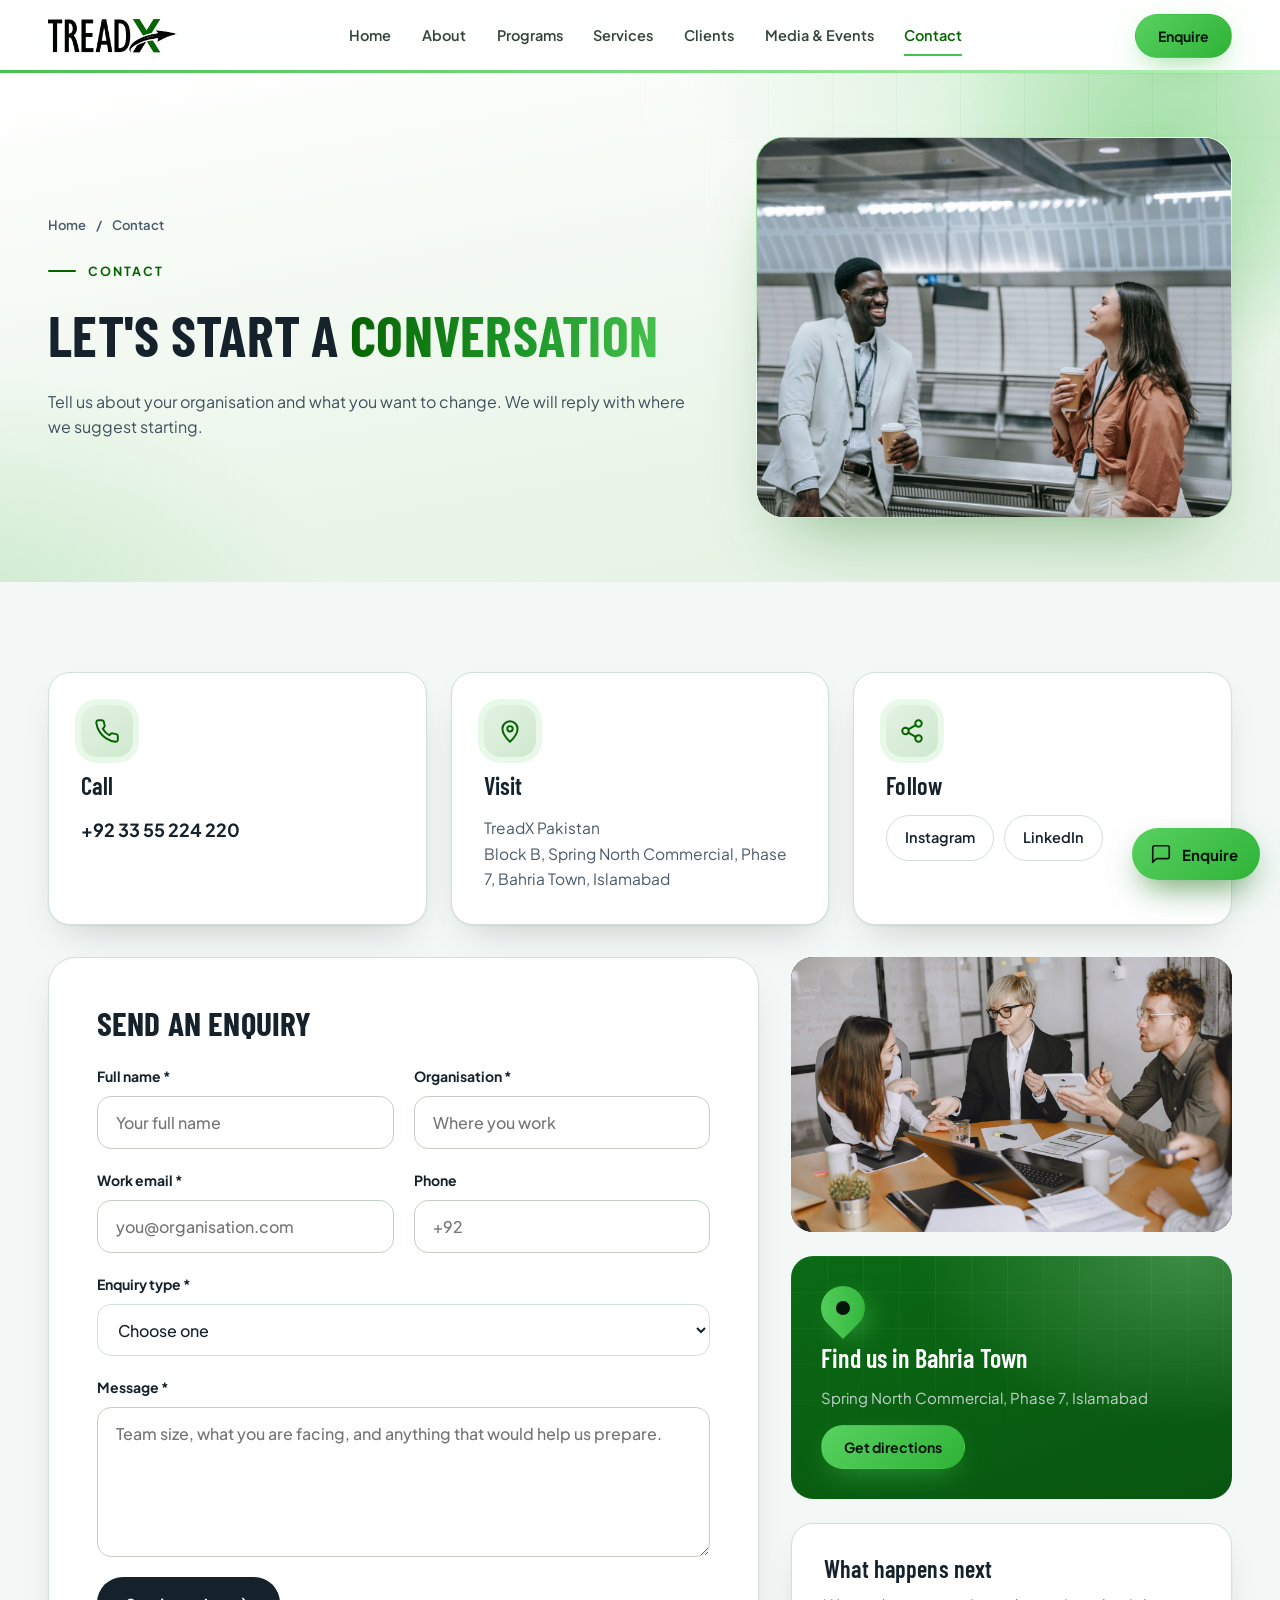
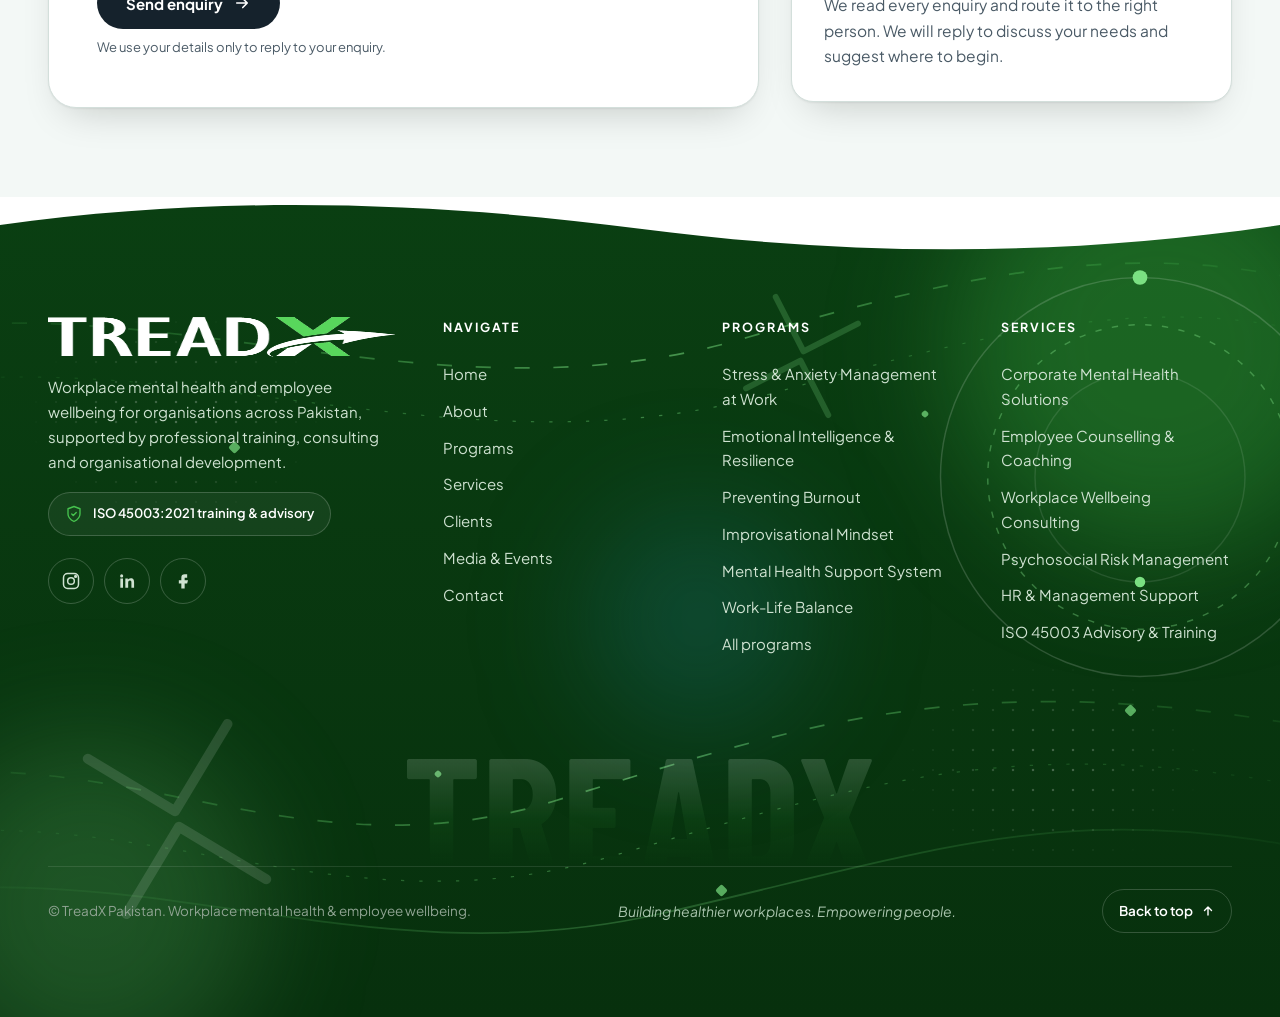
<file: contact.html>
<!doctype html>
<html lang="en">
<head>
<meta charset="utf-8">
<meta name="viewport" content="width=device-width,initial-scale=1">
<title>TreadX Contact | TreadX</title>
<meta name="description" content="TreadX: organizational mental health and training for workplaces in Pakistan.">
<link rel="icon" href="/treadx-logo.png">
<link rel="preconnect" href="https://fonts.googleapis.com"><link rel="preconnect" href="https://fonts.gstatic.com" crossorigin><link href="https://fonts.googleapis.com/css2?family=Barlow+Condensed:wght@500;600;700&family=Plus+Jakarta+Sans:wght@400;500;600;700&display=swap" rel="stylesheet">
<link rel="stylesheet" href="/site.css">
<style>body{margin:0;font-family:'Plus Jakarta Sans',system-ui,sans-serif}</style>
</head>
<body id="top">



<header class="hdr"><div class="wrap hdr-in">
<a class="logo" href="/" aria-label="TreadX home"><img src="/treadx-logo.png" alt="TreadX"></a>
<nav class="nav" aria-label="Main">
<a href="/">Home</a>
<a href="/about">About</a>
<a href="/programs">Programs</a>
<a href="/services">Services</a>
<a href="/clients">Clients</a>
<a href="/media">Media &amp; Events</a>
<a href="/contact" aria-current="page">Contact</a>
</nav>
<a class="btn btn-primary btn-sm hdr-cta" href="/contact">Enquire</a>
<details class="nav-m"><summary>Menu</summary><div class="panel">
<a href="/">Home</a>
<a href="/about">About</a>
<a href="/programs">Programs</a>
<a href="/services">Services</a>
<a href="/clients">Clients</a>
<a href="/media">Media &amp; Events</a>
<a href="/contact" aria-current="page">Contact</a>
<a href="/contact">Enquire now</a>
</div></details>
</div></header>

<main>

<section class="phero">
<div class="wrap ph-grid">
<div class="ph-text"><div class="crumbs hero-in"><a href="/">Home</a><span>/</span><span>Contact</span></div>
<span class="eyebrow hero-in d1">Contact</span>
<h1 class="hero-in d1">Let's start a <span class='grad'>conversation</span></h1>
<p class="lead hero-in d2">Tell us about your organisation and what you want to change. We will reply with where we suggest starting.</p>
</div>
<div class="frame hero-in d2"><div class="pic"><img class="photo" src="/contact-welcome.jpg" alt="Two colleagues laughing together over coffee" loading="lazy" style="object-position: 40% 40%;"></div></div>
</div>
</section>

<section class="sec">
<div class="wrap" style="display: flex; flex-direction: column; gap: 32px;">
<div class="grid g3">
<div class="card rv"><div class="ico"><svg viewBox="0 0 24 24" fill="none" stroke="currentColor" stroke-width="1.8" stroke-linecap="round" stroke-linejoin="round" aria-hidden="true"><path d="M22 16.9v3a2 2 0 0 1-2.2 2 19.8 19.8 0 0 1-8.6-3.1 19.5 19.5 0 0 1-6-6A19.8 19.8 0 0 1 2.1 4.2 2 2 0 0 1 4.1 2h3a2 2 0 0 1 2 1.7c.1 1 .4 1.9.7 2.8a2 2 0 0 1-.5 2.1L8.1 9.9a16 16 0 0 0 6 6l1.3-1.3a2 2 0 0 1 2.1-.4c.9.3 1.8.6 2.8.7a2 2 0 0 1 1.7 2z"/></svg></div><h3>Call</h3><a href="tel:+923355224220" style="font-weight: 700; font-size: 18px; text-decoration: none;">+92 33 55 224 220</a></div>
<div class="card rv d1"><div class="ico"><svg viewBox="0 0 24 24" fill="none" stroke="currentColor" stroke-width="1.8" stroke-linecap="round" stroke-linejoin="round" aria-hidden="true"><path d="M12 22s7-6.5 7-12a7 7 0 0 0-14 0c0 5.5 7 12 7 12z"/><circle cx="12" cy="10" r="2.5"/></svg></div><h3>Visit</h3><p>TreadX Pakistan<br>Block B, Spring North Commercial, Phase 7, Bahria Town, Islamabad</p></div>
<div class="card rv d2"><div class="ico"><svg viewBox="0 0 24 24" fill="none" stroke="currentColor" stroke-width="1.8" stroke-linecap="round" stroke-linejoin="round" aria-hidden="true"><circle cx="18" cy="5" r="3"/><circle cx="6" cy="12" r="3"/><circle cx="18" cy="19" r="3"/><path d="M8.6 13.5l6.8 4M15.4 6.5l-6.8 4"/></svg></div><h3>Follow</h3><div class="pills"><a class="pill" href="https://www.instagram.com/treadxp/" style="text-decoration: none;">Instagram</a><a class="pill" href="https://www.linkedin.com/company/treadx-pakistan" style="text-decoration: none;">LinkedIn</a></div></div>
</div>
<div style="display: flex; flex-wrap: wrap; gap: 32px; align-items: flex-start;">
<div class="fw rv" style="flex: 3 1 560px;">
<form class="panel" id="enquiry" action="#" onsubmit="return false;" novalidate>
<h2 style="font-size: clamp(26px,2.6vw,36px); margin-bottom: 24px;">Send an enquiry</h2>
<div class="form">
<div class="field"><label for="c-name">Full name *</label><input type="text" id="c-name" name="name" autocomplete="name" placeholder="Your full name" required></div>
<div class="field"><label for="c-org">Organisation *</label><input type="text" id="c-org" name="organisation" autocomplete="organization" placeholder="Where you work" required></div>
<div class="field"><label for="c-email">Work email *</label><input type="email" id="c-email" name="email" autocomplete="email" placeholder="you@organisation.com" required></div>
<div class="field"><label for="c-phone">Phone</label><input type="tel" id="c-phone" name="phone" autocomplete="tel" placeholder="+92"></div>
<div class="field full"><label for="c-type">Enquiry type *</label><select id="c-type" name="type" required><option value="">Choose one</option><option>Programs / training</option><option>Organisational services</option><option>Media / events</option><option>Partnership</option><option>Other</option></select></div>
<div class="field full"><label for="c-msg">Message *</label><textarea id="c-msg" name="message" placeholder="Team size, what you are facing, and anything that would help us prepare." required></textarea></div>
<div class="field full"><div><button class="btn btn-dark" type="submit">Send enquiry <svg viewBox="0 0 24 24" fill="none" stroke="currentColor" stroke-width="2.2" stroke-linecap="round" stroke-linejoin="round" aria-hidden="true"><path d="M5 12h14M13 6l6 6-6 6"/></svg></button></div><p class="fnote">We use your details only to reply to your enquiry.</p></div>
</div>
</form>
<div class="sent" role="status" aria-live="polite"><h3>Thank you</h3><p>Your enquiry has been sent. We will be in touch to discuss your requirements.</p></div>
</div>
<aside class="stack rv d1" style="flex: 2 1 340px; gap: 24px;"><div class="pic aside-pic"><img class="photo" src="/meeting-group.jpg" alt="A team meeting around a table" loading="lazy" style="object-position: 50% 40%;"></div>
<div class="locate"><span class="pin" aria-hidden="true"></span><h3 style="font-size: 26px;">Find us in Bahria Town</h3><p style="color: var(--mutedd); font-size: 15px;">Spring North Commercial, Phase 7, Islamabad</p><div><a class="btn btn-primary btn-sm" href="https://www.google.com/maps/search/?api=1&amp;query=Spring+North+Commercial+Bahria+Town+Phase+7+Islamabad">Get directions</a></div></div>
<div class="card" style="gap: 10px;"><h3 style="font-size: 24px;">What happens next</h3><p>We read every enquiry and route it to the right person. We will reply to discuss your needs and suggest where to begin.</p></div>
</aside>
</div>
</div>
</section>

</main>

<footer class="ftr">
<div class="ftr-art" aria-hidden="true">
<svg class="fa-lines" viewBox="0 0 1440 760" preserveAspectRatio="xMidYMid slice"><defs><linearGradient id="fg1" x1="0" x2="1"><stop offset="0" stop-color="#46c24e" stop-opacity="0"/><stop offset=".5" stop-color="#7be082" stop-opacity=".55"/><stop offset="1" stop-color="#46c24e" stop-opacity="0"/></linearGradient></defs>
<path class="l1" d="M-40 560C200 470 380 640 640 560S1060 420 1480 520"/>
<path class="l2" d="M-40 610C220 530 420 690 690 612S1110 480 1480 580"/>
<path class="l3" d="M-40 660C240 590 450 730 740 664S1150 540 1480 640"/>
<path class="l4" d="M-40 140C240 60 520 220 820 130S1260 40 1480 120"/>
<path class="l5" d="M-40 190C260 110 540 270 850 180S1280 90 1480 170"/></svg>
<span class="fa-orb o1"></span><span class="fa-orb o2"></span><span class="fa-orb o3"></span>
<span class="fa-dots d1"></span><span class="fa-dots d2"></span>
<svg class="fa-rings" viewBox="0 0 400 400"><circle cx="200" cy="200" r="190"/><circle cx="200" cy="200" r="145" class="r2"/><circle cx="200" cy="200" r="100" class="r3"/><circle cx="200" cy="10" r="7" class="dot"/><circle cx="345" cy="200" r="6" class="dot"/><circle cx="200" cy="300" r="5" class="dot"/></svg>
<svg class="fa-x x1" viewBox="0 0 100 100"><path d="M14 10L50 46 86 10M14 90L50 54 86 90"/></svg>
<svg class="fa-x x2" viewBox="0 0 100 100"><path d="M14 10L50 46 86 10M14 90L50 54 86 90"/></svg>
<i class="fa-sp s1"></i><i class="fa-sp s2"></i><i class="fa-sp s3"></i><i class="fa-sp s4"></i><i class="fa-sp s5"></i>
</div>
<svg class="ftr-wave" viewBox="0 0 1440 60" preserveAspectRatio="none" aria-hidden="true"><path d="M0 0H1440V30C1200 64 960 64 720 34S240 -2 0 30Z"/></svg>
<div class="wrap ftr-main"><div class="ftr-grid">
<div class="brand"><img src="/treadx-logo-light.png" alt="TreadX" style="height: 40px; width: auto; display: block;">
<p>Workplace mental health and employee wellbeing for organisations across Pakistan, supported by professional training, consulting and organisational development.</p>
<a class="iso" href="/services"><svg viewBox="0 0 24 24" fill="none" stroke="currentColor" stroke-width="1.8" stroke-linecap="round" stroke-linejoin="round" aria-hidden="true"><path d="M12 22s8-4 8-10V5l-8-3-8 3v7c0 6 8 10 8 10z"/><path d="M9 12l2 2 4-4"/></svg>ISO 45003:2021 training &amp; advisory</a>
<div class="social">
<a href="https://www.instagram.com/treadxp/" aria-label="TreadX on Instagram"><svg viewBox="0 0 24 24" fill="none" stroke="currentColor" stroke-width="1.8" stroke-linecap="round" stroke-linejoin="round" aria-hidden="true"><rect x="3" y="3" width="18" height="18" rx="5"/><circle cx="12" cy="12" r="4"/><circle cx="17.5" cy="6.5" r="1" fill="currentColor"/></svg></a>
<a href="https://www.linkedin.com/company/treadx-pakistan" aria-label="TreadX on LinkedIn"><svg viewBox="0 0 24 24" fill="currentColor" aria-hidden="true"><path d="M4 9h3.2v11H4zM5.6 4a1.85 1.85 0 1 1 0 3.7 1.85 1.85 0 0 1 0-3.7zM10 9h3v1.6c.5-1 1.8-1.9 3.6-1.9 3.3 0 3.9 2.1 3.9 4.9V20h-3.2v-5.7c0-1.4 0-2.9-1.8-2.9s-2.1 1.4-2.1 2.8V20H10z"/></svg></a>
<a href="https://www.facebook.com/" aria-label="TreadX on Facebook"><svg viewBox="0 0 24 24" fill="currentColor" aria-hidden="true"><path d="M14 8h3V4h-3a4 4 0 0 0-4 4v3H7v4h3v6h4v-6h3l1-4h-4V8.5c0-.3.2-.5.5-.5z"/></svg></a>
</div></div>
<div><h4>Navigate</h4><a href="/">Home</a><a href="/about">About</a><a href="/programs">Programs</a><a href="/services">Services</a><a href="/clients">Clients</a><a href="/media">Media &amp; Events</a><a href="/contact">Contact</a></div>
<div><h4>Programs</h4><a href="/programs#stress">Stress &amp; Anxiety Management at Work</a><a href="/programs#ei">Emotional Intelligence &amp; Resilience</a><a href="/programs#burn">Preventing Burnout</a><a href="/programs#imp">Improvisational Mindset</a><a href="/programs#mhss">Mental Health Support System</a><a href="/programs#wlb">Work-Life Balance</a><a href="/programs">All programs</a></div>
<div><h4>Services</h4><a href="/services">Corporate Mental Health Solutions</a><a href="/services">Employee Counselling &amp; Coaching</a><a href="/services">Workplace Wellbeing Consulting</a><a href="/services">Psychosocial Risk Management</a><a href="/services">HR &amp; Management Support</a><a href="/services">ISO 45003 Advisory &amp; Training</a></div>
</div></div>
<div class="ftr-mark" aria-hidden="true">TreadX</div>
<div class="wrap"><div class="ftr-bottom"><span>&copy; TreadX Pakistan. Workplace mental health &amp; employee wellbeing.</span><span class="ftr-tag">Building healthier workplaces. Empowering people.</span><a class="totop" href="#">Back to top <svg width="14" height="14" viewBox="0 0 24 24" fill="none" stroke="currentColor" stroke-width="2.4" stroke-linecap="round" stroke-linejoin="round" aria-hidden="true"><path d="M12 19V5M6 11l6-6 6 6"/></svg></a></div></div>
</footer>
<a class="fab" href="/contact" aria-label="Enquire with TreadX"><svg viewBox="0 0 24 24" fill="none" stroke="currentColor" stroke-width="1.8" stroke-linecap="round" stroke-linejoin="round" aria-hidden="true"><path d="M21 15a2 2 0 0 1-2 2H7l-4 4V5a2 2 0 0 1 2-2h14a2 2 0 0 1 2 2z"/></svg><span>Enquire</span></a>


</body>
</html>
</file>
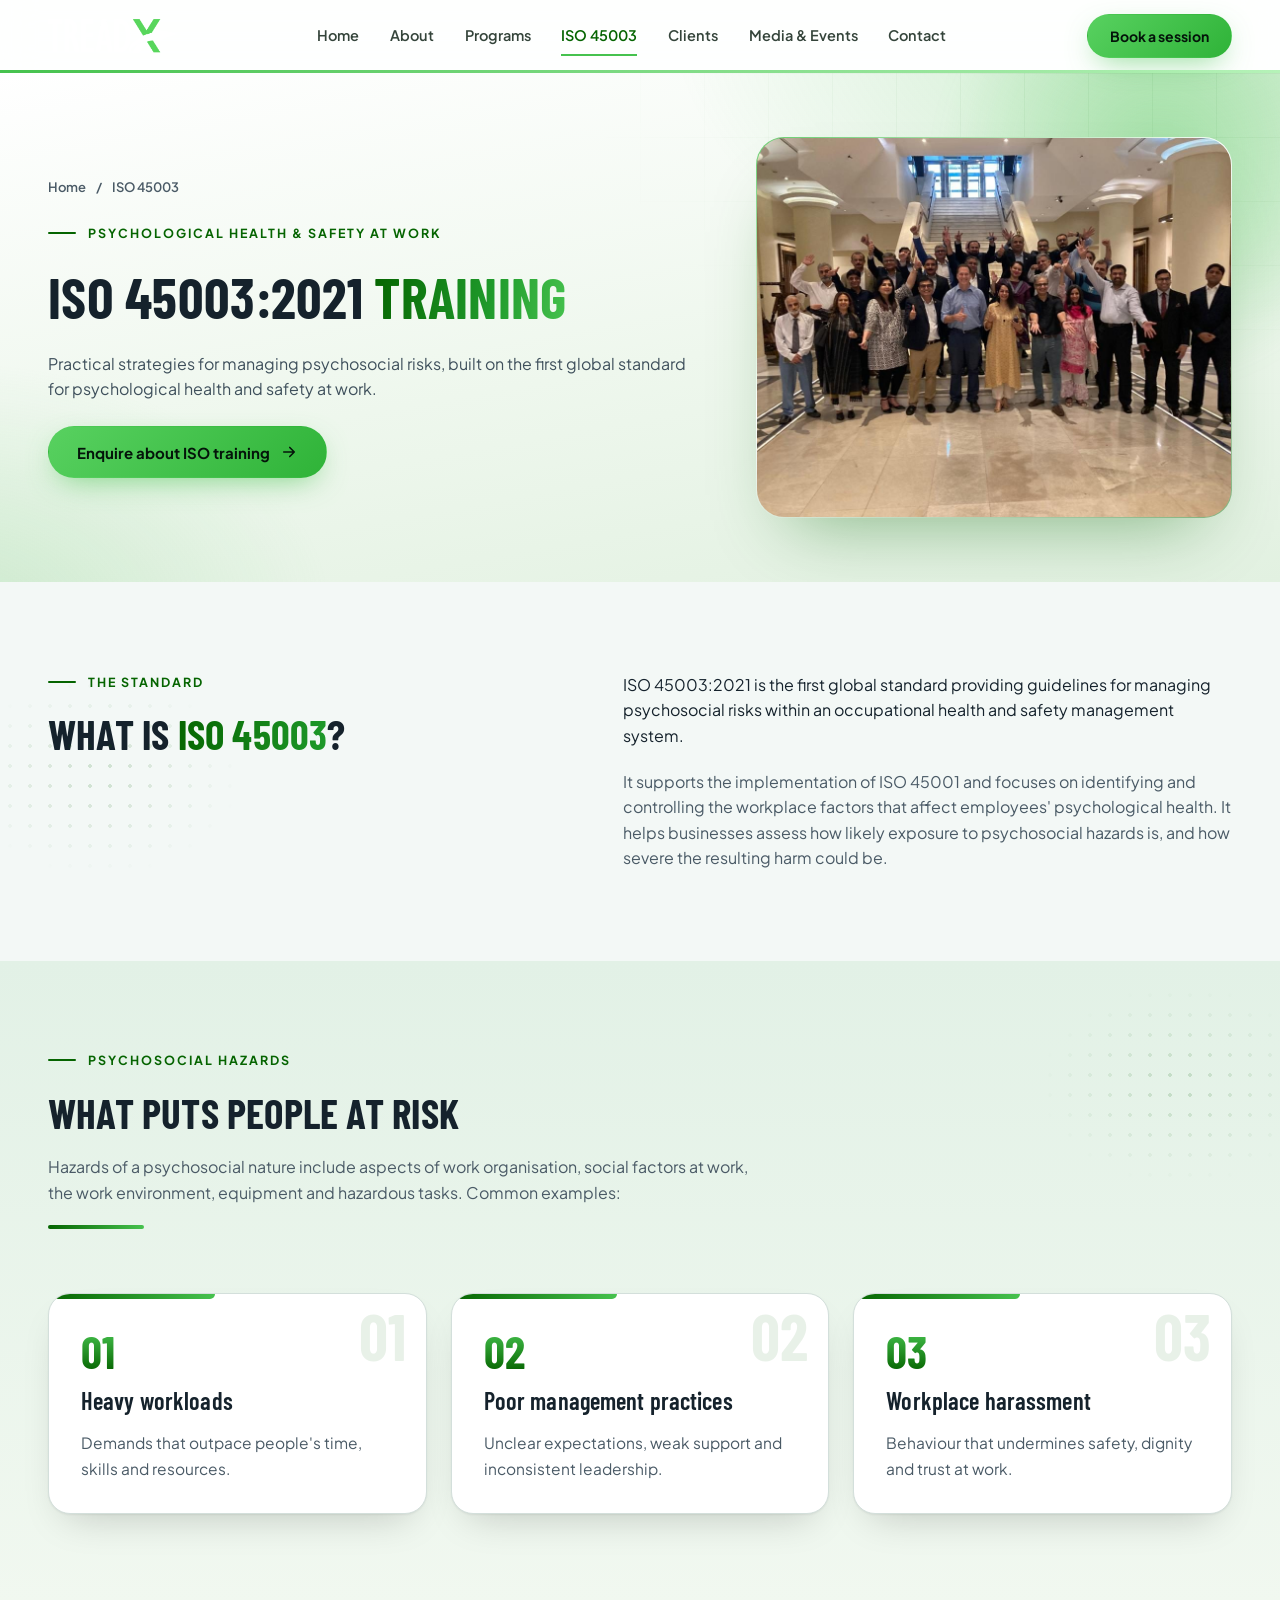
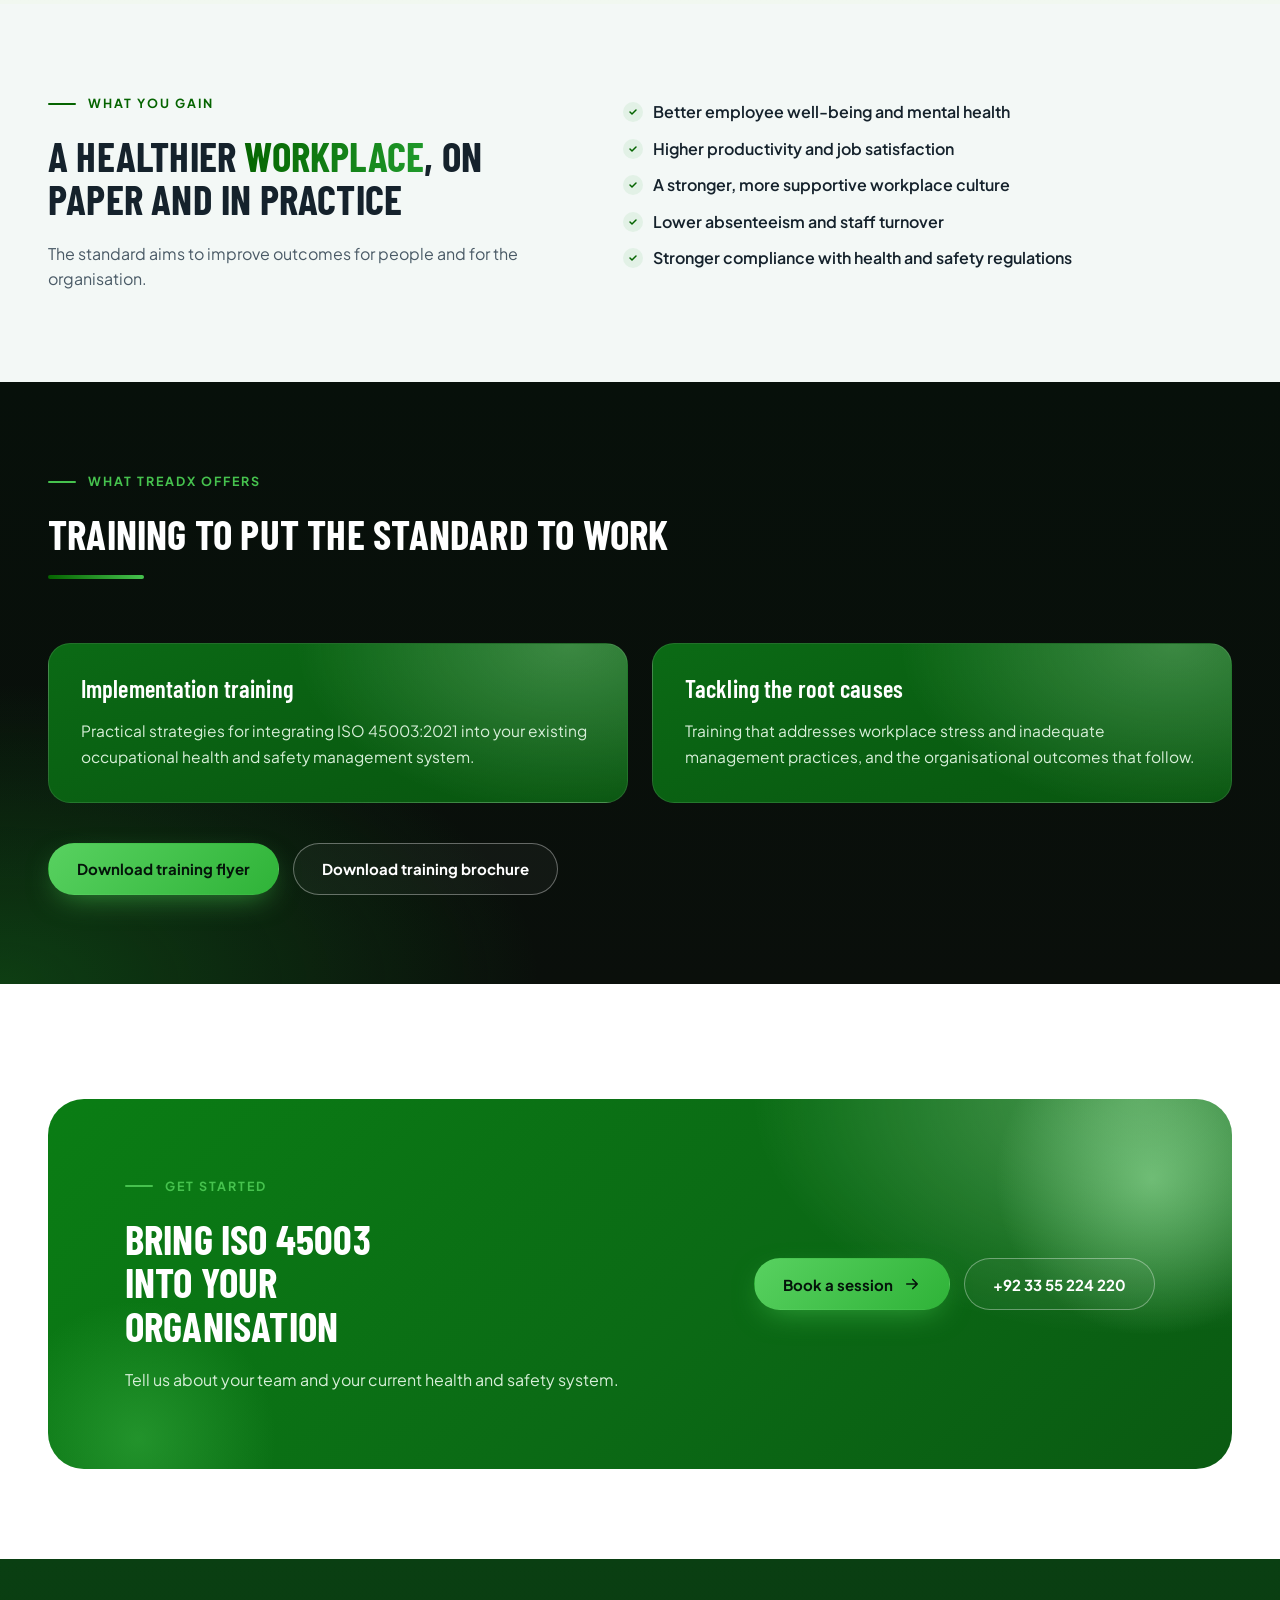
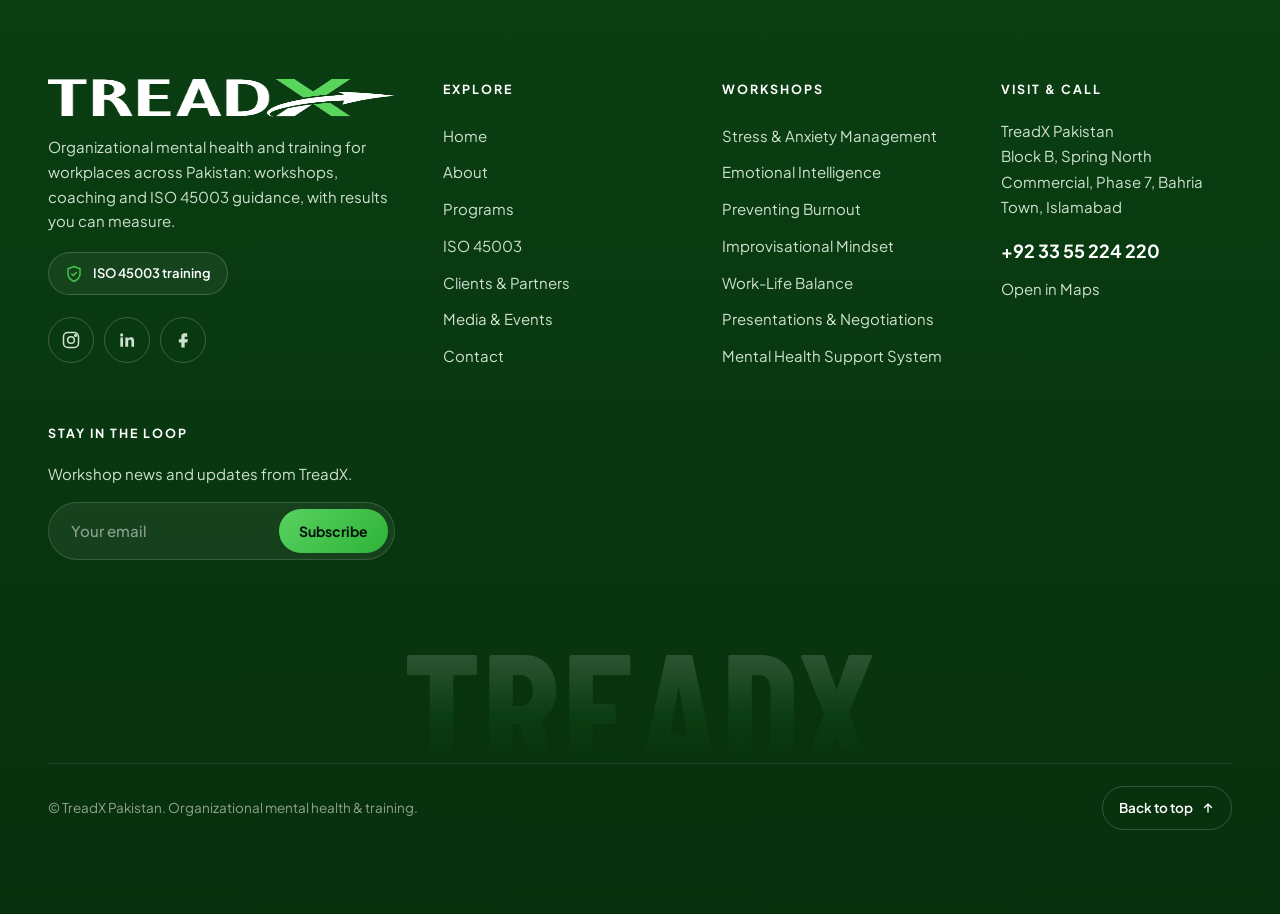
<file: iso-45003.html>
<!doctype html>
<html lang="en">
<head>
<meta charset="utf-8">
<meta name="viewport" content="width=device-width,initial-scale=1">
<title>TreadX ISO 45003 | TreadX</title>
<meta name="description" content="TreadX: organizational mental health and training for workplaces in Pakistan.">
<link rel="icon" href="/treadx-logo.png">
<link rel="preconnect" href="https://fonts.googleapis.com"><link rel="preconnect" href="https://fonts.gstatic.com" crossorigin><link href="https://fonts.googleapis.com/css2?family=Barlow+Condensed:wght@500;600;700&family=Plus+Jakarta+Sans:wght@400;500;600;700&display=swap" rel="stylesheet">
<link rel="stylesheet" href="/site.css">
<style>body{margin:0;font-family:'Plus Jakarta Sans',system-ui,sans-serif}</style>
</head>
<body id="top">



<header class="hdr"><div class="wrap hdr-in">
<a class="logo" href="/" aria-label="TreadX home"><img src="/treadx-logo-light.png" alt="TreadX"></a>
<nav class="nav" aria-label="Main">
<a href="/">Home</a>
<a href="/about">About</a>
<a href="/programs">Programs</a>
<a href="/iso-45003" aria-current="page">ISO 45003</a>
<a href="/clients">Clients</a>
<a href="/media">Media &amp; Events</a>
<a href="/contact">Contact</a>
</nav>
<a class="btn btn-primary btn-sm hdr-cta" href="/contact">Book a session</a>
<details class="nav-m"><summary>Menu</summary><div class="panel">
<a href="/">Home</a>
<a href="/about">About</a>
<a href="/programs">Programs</a>
<a href="/iso-45003" aria-current="page">ISO 45003</a>
<a href="/clients">Clients</a>
<a href="/media">Media &amp; Events</a>
<a href="/contact">Book a session</a>
</div></details>
</div></header>

<main>

<section class="phero">
<div class="wrap ph-grid">
<div class="ph-text">
<div class="crumbs hero-in"><a href="/">Home</a><span>/</span><span>ISO 45003</span></div>
<span class="eyebrow hero-in d1">Psychological health &amp; safety at work</span>
<h1 class="hero-in d1">ISO 45003:2021 <span class="grad">training</span></h1>
<p class="lead hero-in d2">Practical strategies for managing psychosocial risks, built on the first global standard for psychological health and safety at work.</p>
<div class="btn-row hero-in d3"><a class="btn btn-primary" href="/contact">Enquire about ISO training <svg viewBox="0 0 24 24" fill="none" stroke="currentColor" stroke-width="2.2" stroke-linecap="round" stroke-linejoin="round" aria-hidden="true"><path d="M5 12h14M13 6l6 6-6 6"/></svg></a></div>
</div>
<div class="frame hero-in d2"><div class="pic"><img class="photo" src="/staircase-raised.jpg" alt="Professionals gathered after a TreadX session" style="object-position: 50% 50%;"></div></div>
</div>
</section>

<section class="sec">
<div class="wrap split">
<div class="sticky stack rv-x">
<span class="eyebrow">The standard</span>
<h2>What is <span class="grad-d">ISO 45003</span>?</h2>
</div>
<div class="stack rv">
<p class="lead" style="color: var(--ink);">ISO 45003:2021 is the first global standard providing guidelines for managing psychosocial risks within an occupational health and safety management system.</p>
<p class="lead">It supports the implementation of ISO 45001 and focuses on identifying and controlling the workplace factors that affect employees' psychological health. It helps businesses assess how likely exposure to psychosocial hazards is, and how severe the resulting harm could be.</p>
</div>
</div>
</section>

<section class="sec sec-mint">
<div class="wrap">
<div class="sec-head rv"><span class="eyebrow">Psychosocial hazards</span><h2>What puts people at risk</h2><p class="lead">Hazards of a psychosocial nature include aspects of work organisation, social factors at work, the work environment, equipment and hazardous tasks. Common examples:</p></div>
<div class="grid g3">
<div class="card rv"><span class="num">01</span><h3>Heavy workloads</h3><p>Demands that outpace people's time, skills and resources.</p></div>
<div class="card rv d1"><span class="num">02</span><h3>Poor management practices</h3><p>Unclear expectations, weak support and inconsistent leadership.</p></div>
<div class="card rv d2"><span class="num">03</span><h3>Workplace harassment</h3><p>Behaviour that undermines safety, dignity and trust at work.</p></div>
</div>
</div>
</section>

<section class="sec">
<div class="wrap split">
<div class="stack rv-x">
<span class="eyebrow">What you gain</span>
<h2>A healthier <span class="grad-d">workplace</span>, on paper and in practice</h2>
<p class="lead">The standard aims to improve outcomes for people and for the organisation.</p>
</div>
<ul class="ticks rv">
<li>Better employee well-being and mental health</li>
<li>Higher productivity and job satisfaction</li>
<li>A stronger, more supportive workplace culture</li>
<li>Lower absenteeism and staff turnover</li>
<li>Stronger compliance with health and safety regulations</li>
</ul>
</div>
</section>

<section class="sec on-dark" style="background: radial-gradient(900px 500px at 0% 100%, rgba(20,150,34,.35), transparent 60%), linear-gradient(180deg,#07100a,#0a0f0b);">
<div class="wrap">
<div class="sec-head rv"><span class="eyebrow">What TreadX offers</span><h2>Training to put the standard to work</h2></div>
<div class="grid g2">
<div class="card card-dark rv"><h3>Implementation training</h3><p>Practical strategies for integrating ISO 45003:2021 into your existing occupational health and safety management system.</p></div>
<div class="card card-dark rv d1"><h3>Tackling the root causes</h3><p>Training that addresses workplace stress and inadequate management practices, and the organisational outcomes that follow.</p></div>
</div>
<div class="btn-row rv" style="margin-top: 40px;">
<a class="btn btn-primary" href="#">Download training flyer</a>
<a class="btn btn-ghost" href="#">Download training brochure</a>
</div>
</div>
</section>

<section class="cta-wrap sec-white" style="padding-top: clamp(72px,9vw,128px);">
<div class="wrap">
<div class="cta rv">
<div class="stack" style="gap: 20px;">
<span class="eyebrow">Get started</span>
<h2>Bring ISO 45003 into your organisation</h2>
<p class="lead">Tell us about your team and your current health and safety system.</p>
</div>
<div class="btn-row"><a class="btn btn-primary" href="/contact">Book a session <svg viewBox="0 0 24 24" fill="none" stroke="currentColor" stroke-width="2.2" stroke-linecap="round" stroke-linejoin="round" aria-hidden="true"><path d="M5 12h14M13 6l6 6-6 6"/></svg></a><a class="btn btn-ghost" href="tel:+923355224220">+92 33 55 224 220</a></div>
</div>
</div>
</section>

</main>

<footer class="ftr">
<div class="wrap ftr-main"><div class="ftr-grid">
<div class="brand"><img src="/treadx-logo-light.png" alt="TreadX" style="height: 38px; width: auto; display: block;">
<p>Organizational mental health and training for workplaces across Pakistan: workshops, coaching and ISO 45003 guidance, with results you can measure.</p>
<a class="iso" href="/iso-45003"><svg viewBox="0 0 24 24" fill="none" stroke="currentColor" stroke-width="2" stroke-linecap="round" stroke-linejoin="round" aria-hidden="true"><path d="M12 22s8-4 8-10V5l-8-3-8 3v7c0 6 8 10 8 10z"/><path d="M9 12l2 2 4-4"/></svg>ISO 45003 training</a>
<div class="social">
<a href="https://www.instagram.com/treadxp/" aria-label="TreadX on Instagram"><svg viewBox="0 0 24 24" fill="none" stroke="currentColor" stroke-width="1.8" stroke-linecap="round" stroke-linejoin="round" aria-hidden="true"><rect x="3" y="3" width="18" height="18" rx="5"/><circle cx="12" cy="12" r="4"/><circle cx="17.5" cy="6.5" r="1" fill="currentColor"/></svg></a>
<a href="https://www.linkedin.com/company/treadx-pakistan" aria-label="TreadX on LinkedIn"><svg viewBox="0 0 24 24" fill="currentColor" aria-hidden="true"><path d="M4 9h3.2v11H4zM5.6 4a1.85 1.85 0 1 1 0 3.7 1.85 1.85 0 0 1 0-3.7zM10 9h3v1.6c.5-1 1.8-1.9 3.6-1.9 3.3 0 3.9 2.1 3.9 4.9V20h-3.2v-5.7c0-1.4 0-2.9-1.8-2.9s-2.1 1.4-2.1 2.8V20H10z"/></svg></a>
<a href="https://www.facebook.com/" aria-label="TreadX on Facebook"><svg viewBox="0 0 24 24" fill="currentColor" aria-hidden="true"><path d="M14 8h3V4h-3a4 4 0 0 0-4 4v3H7v4h3v6h4v-6h3l1-4h-4V8.5c0-.3.2-.5.5-.5z"/></svg></a>
</div></div>
<div><h4>Explore</h4><a href="/">Home</a><a href="/about">About</a><a href="/programs">Programs</a><a href="/iso-45003">ISO 45003</a><a href="/clients">Clients &amp; Partners</a><a href="/media">Media &amp; Events</a><a href="/contact">Contact</a></div>
<div><h4>Workshops</h4><a href="/programs">Stress &amp; Anxiety Management</a><a href="/programs">Emotional Intelligence</a><a href="/programs">Preventing Burnout</a><a href="/programs">Improvisational Mindset</a><a href="/programs">Work-Life Balance</a><a href="/programs">Presentations &amp; Negotiations</a><a href="/programs">Mental Health Support System</a></div>
<div><h4>Visit &amp; call</h4><p class="addr">TreadX Pakistan<br>Block B, Spring North Commercial, Phase 7, Bahria Town, Islamabad</p><a class="tel" href="tel:+923355224220">+92 33 55 224 220</a><a href="https://www.google.com/maps/search/?api=1&amp;query=Spring+North+Commercial+Bahria+Town+Phase+7+Islamabad">Open in Maps</a></div>
<div><h4>Stay in the loop</h4><p style="font-size: 15px; line-height: 1.6;">Workshop news and updates from TreadX.</p>
<form class="news" action="#" onsubmit="return false;"><label for="nl-email" style="position: absolute; left: -9999px;">Email address</label><input type="email" id="nl-email" name="email" placeholder="Your email" autocomplete="email"><button type="submit">Subscribe</button></form></div>
</div></div>
<div class="ftr-mark" aria-hidden="true">TreadX</div>
<div class="wrap"><div class="ftr-bottom"><span>&copy; TreadX Pakistan. Organizational mental health &amp; training.</span><a class="totop" href="#">Back to top <svg width="14" height="14" viewBox="0 0 24 24" fill="none" stroke="currentColor" stroke-width="2.4" stroke-linecap="round" stroke-linejoin="round" aria-hidden="true"><path d="M12 19V5M6 11l6-6 6 6"/></svg></a></div></div>
</footer>


</body>
</html>
</file>
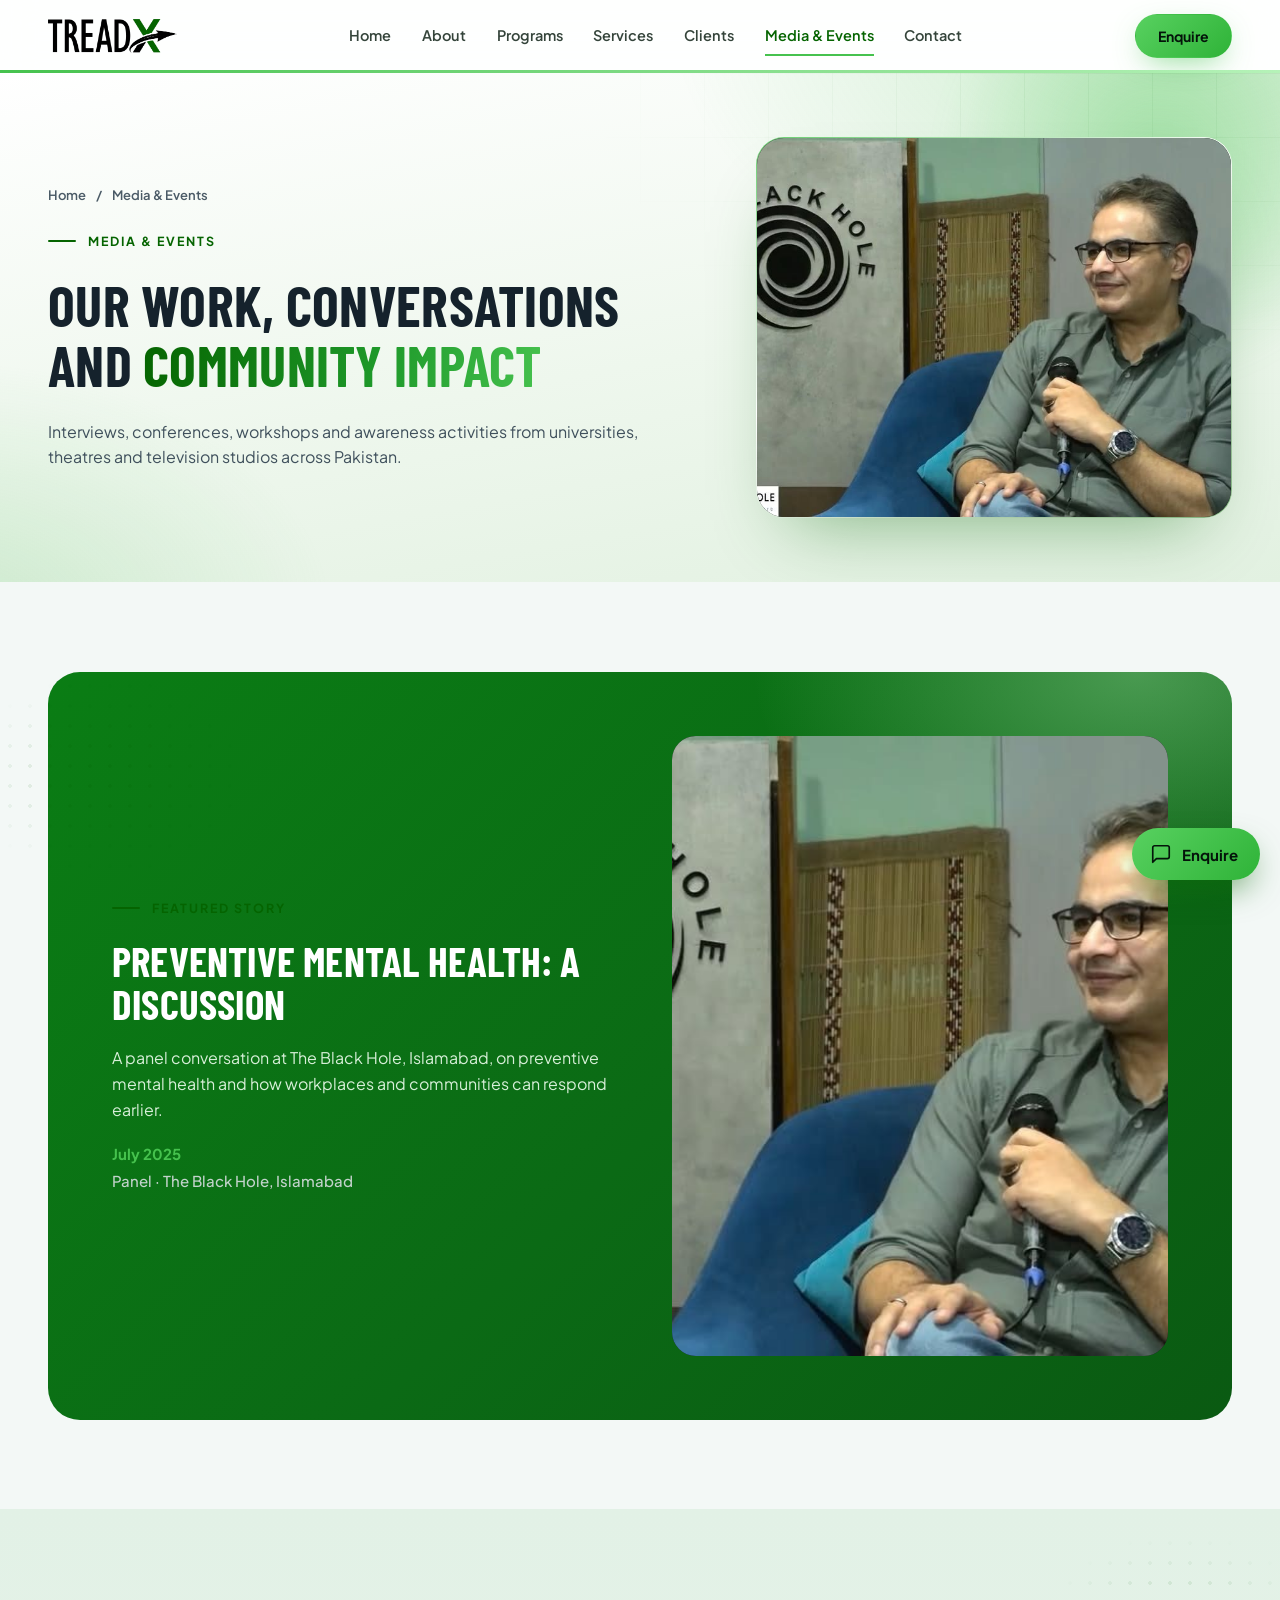
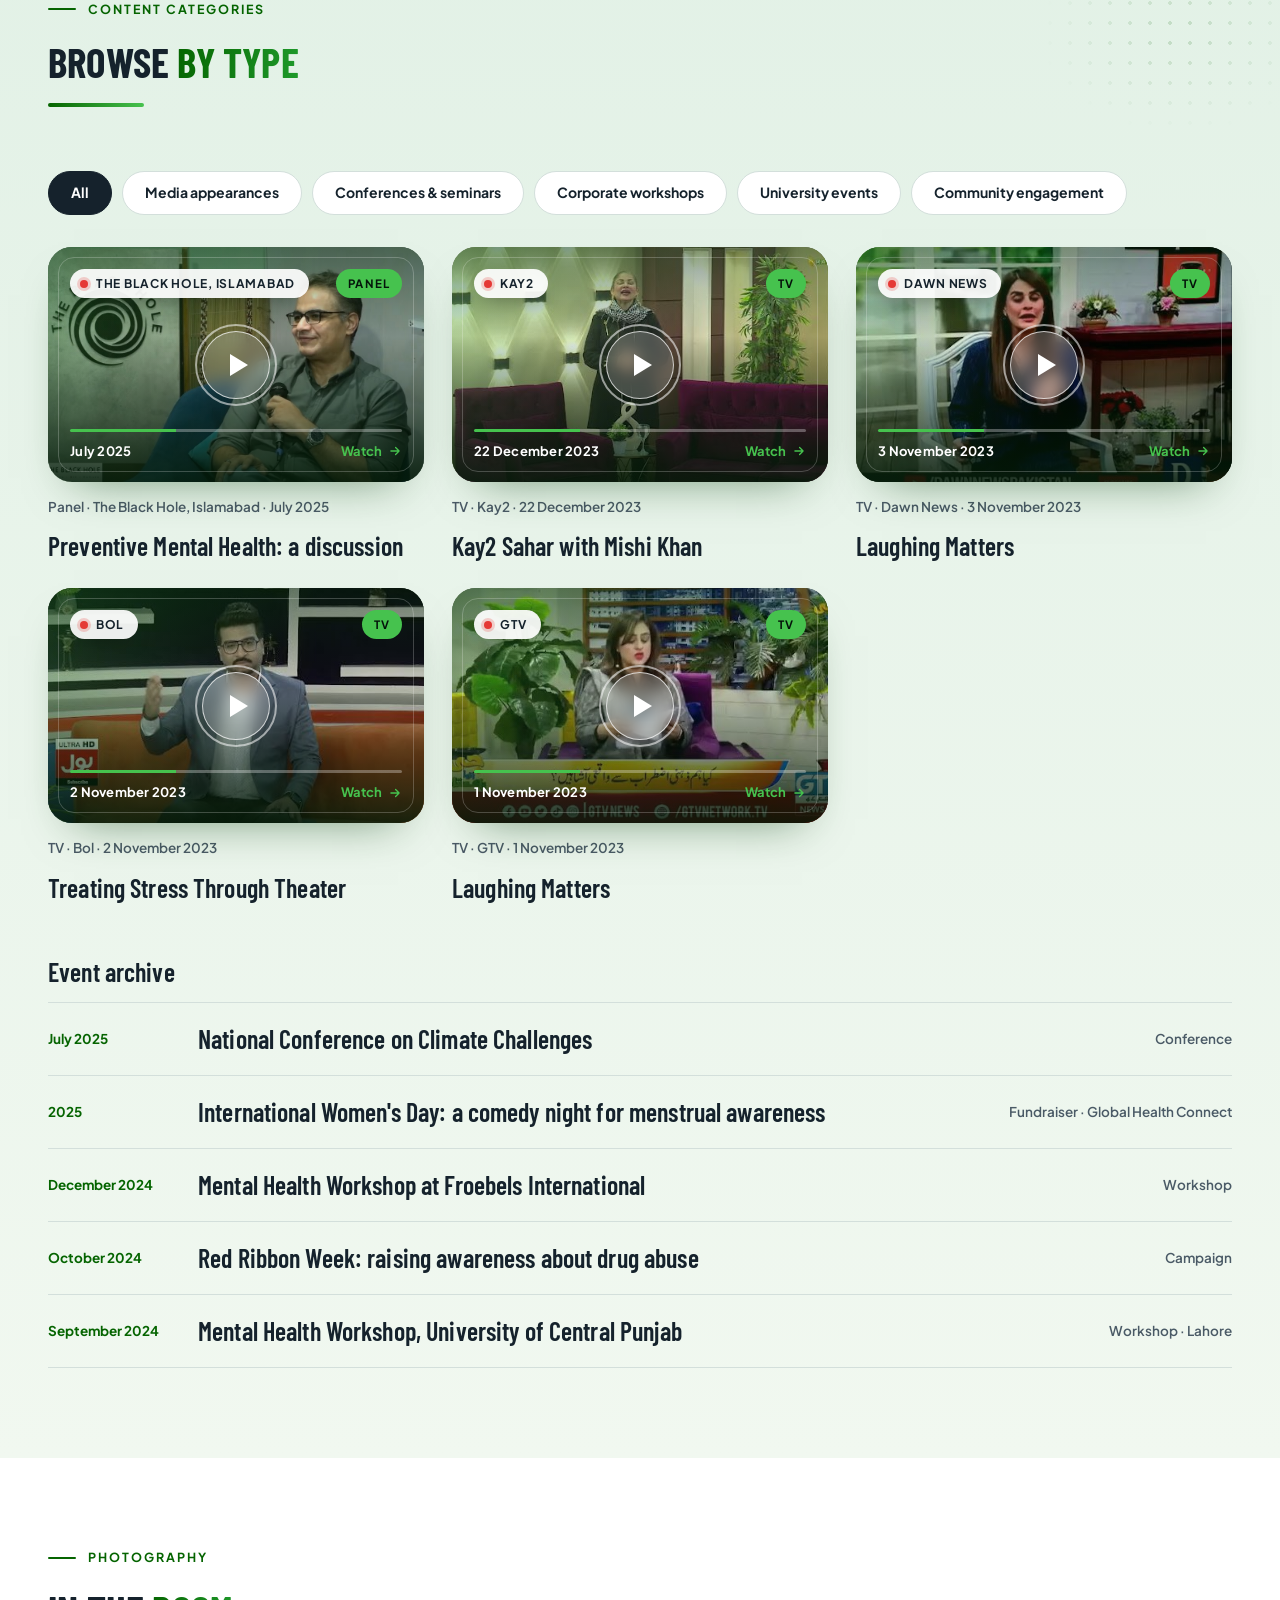
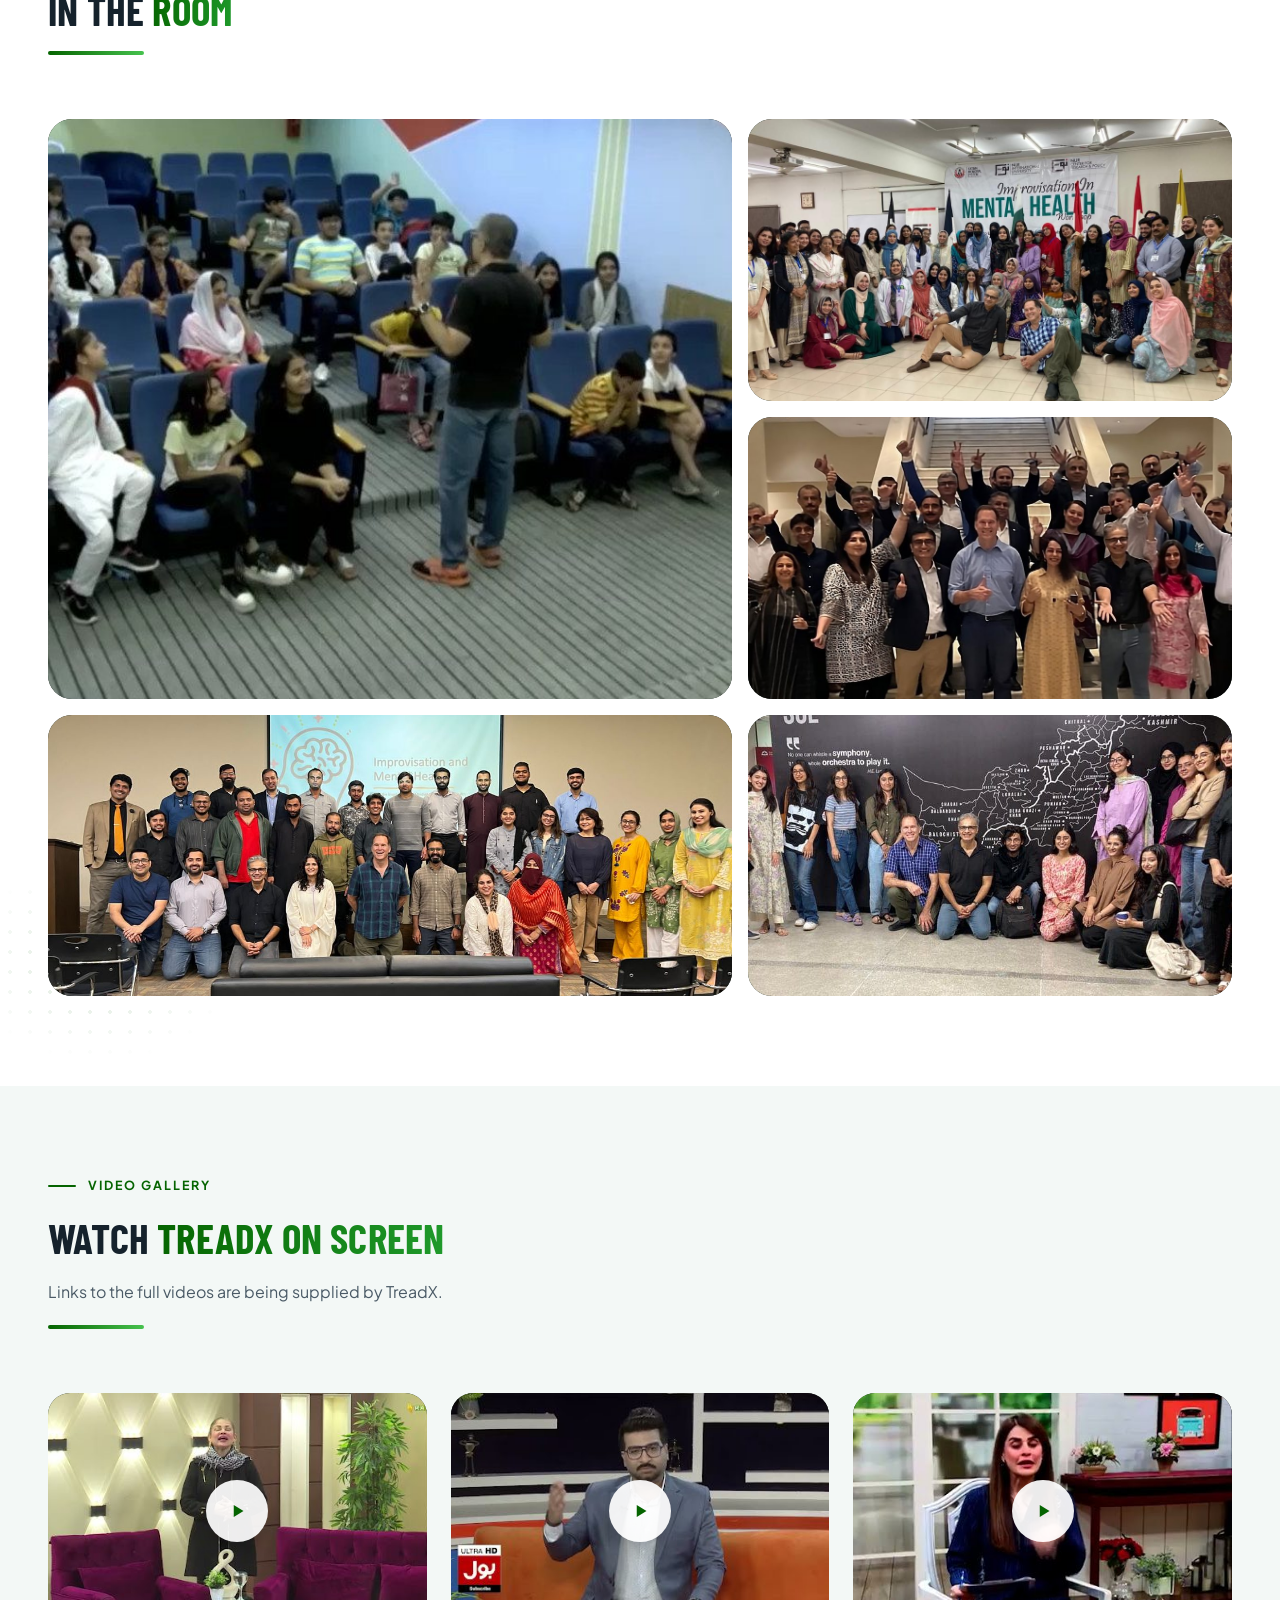
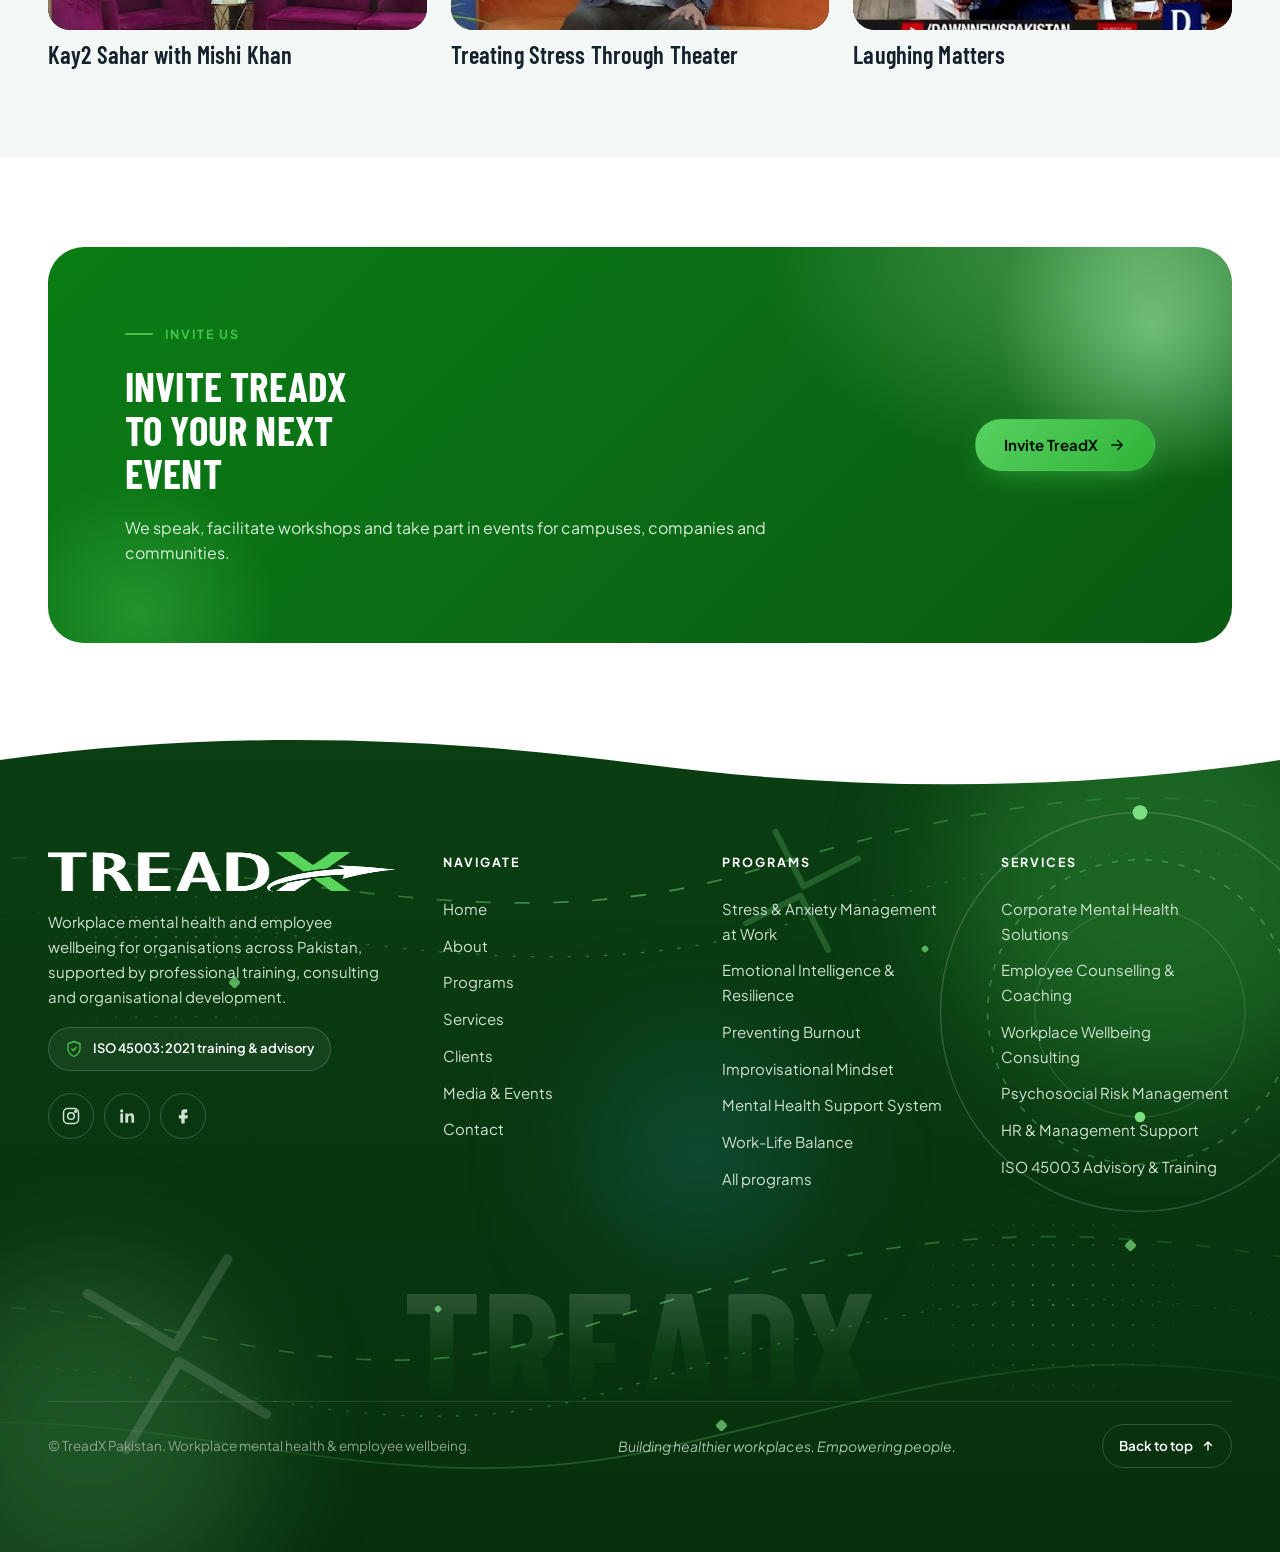
<file: media.html>
<!doctype html>
<html lang="en">
<head>
<meta charset="utf-8">
<meta name="viewport" content="width=device-width,initial-scale=1">
<title>TreadX Media and Events | TreadX</title>
<meta name="description" content="TreadX: organizational mental health and training for workplaces in Pakistan.">
<link rel="icon" href="/treadx-logo.png">
<link rel="preconnect" href="https://fonts.googleapis.com"><link rel="preconnect" href="https://fonts.gstatic.com" crossorigin><link href="https://fonts.googleapis.com/css2?family=Barlow+Condensed:wght@500;600;700&family=Plus+Jakarta+Sans:wght@400;500;600;700&display=swap" rel="stylesheet">
<link rel="stylesheet" href="/site.css">
<style>body{margin:0;font-family:'Plus Jakarta Sans',system-ui,sans-serif}</style>
</head>
<body id="top">



<header class="hdr"><div class="wrap hdr-in">
<a class="logo" href="/" aria-label="TreadX home"><img src="/treadx-logo.png" alt="TreadX"></a>
<nav class="nav" aria-label="Main">
<a href="/">Home</a>
<a href="/about">About</a>
<a href="/programs">Programs</a>
<a href="/services">Services</a>
<a href="/clients">Clients</a>
<a href="/media" aria-current="page">Media &amp; Events</a>
<a href="/contact">Contact</a>
</nav>
<a class="btn btn-primary btn-sm hdr-cta" href="/contact">Enquire</a>
<details class="nav-m"><summary>Menu</summary><div class="panel">
<a href="/">Home</a>
<a href="/about">About</a>
<a href="/programs">Programs</a>
<a href="/services">Services</a>
<a href="/clients">Clients</a>
<a href="/media" aria-current="page">Media &amp; Events</a>
<a href="/contact">Contact</a>
<a href="/contact">Enquire now</a>
</div></details>
</div></header>

<main>

<section class="phero">
<div class="wrap ph-grid">
<div class="ph-text"><div class="crumbs hero-in"><a href="/">Home</a><span>/</span><span>Media &amp; Events</span></div>
<span class="eyebrow hero-in d1">Media &amp; events</span>
<h1 class="hero-in d1">Our work, conversations and <span class='grad'>community impact</span></h1>
<p class="lead hero-in d2">Interviews, conferences, workshops and awareness activities from universities, theatres and television studios across Pakistan.</p>
</div>
<div class="frame hero-in d2"><div class="pic"><img class="photo" src="/black-hole.jpg" alt="Panel discussion at The Black Hole, Islamabad" style="object-position: 50% 30%;"></div></div>
</div>
</section>

<section class="sec">
<div class="wrap">
<div class="quote-box rv" style="grid-template-columns: minmax(0,1fr) minmax(0,1fr);">
<div class="stack"><span class="eyebrow">Featured story</span><h2 style="font-size: clamp(28px,3.2vw,44px);">Preventive Mental Health: a discussion</h2><p class="lead" style="color:#d7efd8;">A panel conversation at The Black Hole, Islamabad, on preventive mental health and how workplaces and communities can respond earlier.</p><cite style="margin:0;">July 2025<span>Panel &middot; The Black Hole, Islamabad</span></cite></div>
<div class="pic"><img class="photo" src="/black-hole.jpg" alt="Panel discussion at The Black Hole, Islamabad" style="object-position: 50% 30%;"></div>
</div>
</div>
</section>

<section class="sec sec-mint">
<div class="wrap">
<div class="pf">
<div class="sec-head rv"><span class="eyebrow">Content categories</span><h2>Browse <span class='grad-d'>by type</span></h2></div>
<div class="chips" role="radiogroup" aria-label="Filter by category" style="margin-bottom: 32px;">
<input type="radio" name="m" id="m-all" checked><label for="m-all">All</label>
<input type="radio" name="m" id="m-media"><label for="m-media">Media appearances</label>
<input type="radio" name="m" id="m-conf"><label for="m-conf">Conferences &amp; seminars</label>
<input type="radio" name="m" id="m-work"><label for="m-work">Corporate workshops</label>
<input type="radio" name="m" id="m-uni"><label for="m-uni">University events</label>
<input type="radio" name="m" id="m-com"><label for="m-com">Community engagement</label>
</div>
<div class="mgrid" style="margin-bottom: 56px;">
<article class="media mi rv" data-c="conf"><div class="vt"><img class="photo" src="/black-hole.jpg" alt="Panel discussion at The Black Hole" style="object-position: 50% 30%;"><span class="vt-ch"><i></i>The Black Hole, Islamabad</span><span class="vt-kind">Panel</span><span class="vt-play" aria-hidden="true"><i></i></span><span class="vt-foot"><b>July 2025</b><em>Watch <svg viewBox="0 0 24 24" fill="none" stroke="currentColor" stroke-width="2.2" stroke-linecap="round" stroke-linejoin="round" aria-hidden="true"><path d="M5 12h14M13 6l6 6-6 6"/></svg></em></span></div><span class="meta">Panel &middot; The Black Hole, Islamabad &middot; July 2025</span><h3>Preventive Mental Health: a discussion</h3></article>
<article class="media mi rv d1" data-c="media"><div class="vt"><img class="photo" src="/tv-kay2.jpg" alt="Kay2 morning show" style="object-position: 50% 40%;"><span class="vt-ch"><i></i>Kay2</span><span class="vt-kind">TV</span><span class="vt-play" aria-hidden="true"><i></i></span><span class="vt-foot"><b>22 December 2023</b><em>Watch <svg viewBox="0 0 24 24" fill="none" stroke="currentColor" stroke-width="2.2" stroke-linecap="round" stroke-linejoin="round" aria-hidden="true"><path d="M5 12h14M13 6l6 6-6 6"/></svg></em></span></div><span class="meta">TV &middot; Kay2 &middot; 22 December 2023</span><h3>Kay2 Sahar with Mishi Khan</h3></article>
<article class="media mi rv" data-c="media"><div class="vt"><img class="photo" src="/tv-dawn.jpg" alt="Dawn News morning show" style="object-position: 50% 30%;"><span class="vt-ch"><i></i>Dawn News</span><span class="vt-kind">TV</span><span class="vt-play" aria-hidden="true"><i></i></span><span class="vt-foot"><b>3 November 2023</b><em>Watch <svg viewBox="0 0 24 24" fill="none" stroke="currentColor" stroke-width="2.2" stroke-linecap="round" stroke-linejoin="round" aria-hidden="true"><path d="M5 12h14M13 6l6 6-6 6"/></svg></em></span></div><span class="meta">TV &middot; Dawn News &middot; 3 November 2023</span><h3>Laughing Matters</h3></article>
<article class="media mi rv d1" data-c="media"><div class="vt"><img class="photo" src="/tv-bol.jpg" alt="Bol News interview" style="object-position: 50% 30%;"><span class="vt-ch"><i></i>Bol</span><span class="vt-kind">TV</span><span class="vt-play" aria-hidden="true"><i></i></span><span class="vt-foot"><b>2 November 2023</b><em>Watch <svg viewBox="0 0 24 24" fill="none" stroke="currentColor" stroke-width="2.2" stroke-linecap="round" stroke-linejoin="round" aria-hidden="true"><path d="M5 12h14M13 6l6 6-6 6"/></svg></em></span></div><span class="meta">TV &middot; Bol &middot; 2 November 2023</span><h3>Treating Stress Through Theater</h3></article>
<article class="media mi rv d2" data-c="media"><div class="vt"><img class="photo" src="/tv-gtv.jpg" alt="GTV News segment" style="object-position: 50% 30%;"><span class="vt-ch"><i></i>GTV</span><span class="vt-kind">TV</span><span class="vt-play" aria-hidden="true"><i></i></span><span class="vt-foot"><b>1 November 2023</b><em>Watch <svg viewBox="0 0 24 24" fill="none" stroke="currentColor" stroke-width="2.2" stroke-linecap="round" stroke-linejoin="round" aria-hidden="true"><path d="M5 12h14M13 6l6 6-6 6"/></svg></em></span></div><span class="meta">TV &middot; GTV &middot; 1 November 2023</span><h3>Laughing Matters</h3></article>
</div>
<h3 class="rv" style="font-size: 26px; margin-bottom: 16px;">Event archive</h3>
<div>
<div class="list-row mi" data-c="conf"><span class="d">July 2025</span><h3>National Conference on Climate Challenges</h3><span class="o">Conference</span></div>
<div class="list-row mi" data-c="com"><span class="d">2025</span><h3>International Women's Day: a comedy night for menstrual awareness</h3><span class="o">Fundraiser &middot; Global Health Connect</span></div>
<div class="list-row mi" data-c="work"><span class="d">December 2024</span><h3>Mental Health Workshop at Froebels International</h3><span class="o">Workshop</span></div>
<div class="list-row mi" data-c="com"><span class="d">October 2024</span><h3>Red Ribbon Week: raising awareness about drug abuse</h3><span class="o">Campaign</span></div>
<div class="list-row mi" data-c="uni"><span class="d">September 2024</span><h3>Mental Health Workshop, University of Central Punjab</h3><span class="o">Workshop &middot; Lahore</span></div>
</div>
</div>
</div>
</section>

<section class="sec sec-white">
<div class="wrap">
<div class="sec-head rv"><span class="eyebrow">Photography</span><h2>In the <span class='grad-d'>room</span></h2></div>
<div class="mosaic rv">
<div class="pic m-a"><img class="photo" src="/students-session.jpg" alt="Students in a TreadX workshop" style="object-position: 50% 40%;"></div>
<div class="pic m-b"><img class="photo" src="/banner-group.jpg" alt="Workshop group photo with banner" style="object-position: 50% 60%;"></div>
<div class="pic m-c"><img class="photo" src="/staircase-thumbs.jpg" alt="A group celebrating after a session" style="object-position: 50% 45%;"></div>
<div class="pic m-d"><img class="photo" src="/slide-group.jpg" alt="A full room after a session" style="object-position: 50% 55%;"></div>
<div class="pic m-e"><img class="photo" src="/soe-group.jpg" alt="Participants gathered for a group photo" style="object-position: 50% 40%;"></div>
</div>
</div>
</section>

<section class="sec">
<div class="wrap">
<div class="sec-head rv"><span class="eyebrow">Video gallery</span><h2>Watch <span class='grad-d'>TreadX on screen</span></h2><p class="lead">Links to the full videos are being supplied by TreadX.</p></div>
<div class="grid g3">
<div class="vid rv"><div class="pic"><img class="photo" src="/tv-kay2.jpg" alt="Kay2 morning show" style="object-position: 50% 40%;"></div><h3>Kay2 Sahar with Mishi Khan</h3></div>
<div class="vid rv d1"><div class="pic"><img class="photo" src="/tv-bol.jpg" alt="Bol News interview" style="object-position: 50% 30%;"></div><h3>Treating Stress Through Theater</h3></div>
<div class="vid rv d2"><div class="pic"><img class="photo" src="/tv-dawn.jpg" alt="Dawn News morning show" style="object-position: 50% 30%;"></div><h3>Laughing Matters</h3></div>
</div>
</div>
</section>

<section class="cta-wrap sec-white" style="padding-top: clamp(56px,7vw,96px);">
<div class="wrap">
<div class="cta rv">
<div class="stack" style="gap: 20px;">
<span class="eyebrow">Invite us</span>
<h2>Invite TreadX to your next event</h2>
<p class="lead">We speak, facilitate workshops and take part in events for campuses, companies and communities.</p>
</div>
<div class="btn-row"><a class="btn btn-primary" href="/contact">Invite TreadX <svg viewBox="0 0 24 24" fill="none" stroke="currentColor" stroke-width="2.2" stroke-linecap="round" stroke-linejoin="round" aria-hidden="true"><path d="M5 12h14M13 6l6 6-6 6"/></svg></a></div>
</div>
</div>
</section>

</main>

<footer class="ftr">
<div class="ftr-art" aria-hidden="true">
<svg class="fa-lines" viewBox="0 0 1440 760" preserveAspectRatio="xMidYMid slice"><defs><linearGradient id="fg1" x1="0" x2="1"><stop offset="0" stop-color="#46c24e" stop-opacity="0"/><stop offset=".5" stop-color="#7be082" stop-opacity=".55"/><stop offset="1" stop-color="#46c24e" stop-opacity="0"/></linearGradient></defs>
<path class="l1" d="M-40 560C200 470 380 640 640 560S1060 420 1480 520"/>
<path class="l2" d="M-40 610C220 530 420 690 690 612S1110 480 1480 580"/>
<path class="l3" d="M-40 660C240 590 450 730 740 664S1150 540 1480 640"/>
<path class="l4" d="M-40 140C240 60 520 220 820 130S1260 40 1480 120"/>
<path class="l5" d="M-40 190C260 110 540 270 850 180S1280 90 1480 170"/></svg>
<span class="fa-orb o1"></span><span class="fa-orb o2"></span><span class="fa-orb o3"></span>
<span class="fa-dots d1"></span><span class="fa-dots d2"></span>
<svg class="fa-rings" viewBox="0 0 400 400"><circle cx="200" cy="200" r="190"/><circle cx="200" cy="200" r="145" class="r2"/><circle cx="200" cy="200" r="100" class="r3"/><circle cx="200" cy="10" r="7" class="dot"/><circle cx="345" cy="200" r="6" class="dot"/><circle cx="200" cy="300" r="5" class="dot"/></svg>
<svg class="fa-x x1" viewBox="0 0 100 100"><path d="M14 10L50 46 86 10M14 90L50 54 86 90"/></svg>
<svg class="fa-x x2" viewBox="0 0 100 100"><path d="M14 10L50 46 86 10M14 90L50 54 86 90"/></svg>
<i class="fa-sp s1"></i><i class="fa-sp s2"></i><i class="fa-sp s3"></i><i class="fa-sp s4"></i><i class="fa-sp s5"></i>
</div>
<svg class="ftr-wave" viewBox="0 0 1440 60" preserveAspectRatio="none" aria-hidden="true"><path d="M0 0H1440V30C1200 64 960 64 720 34S240 -2 0 30Z"/></svg>
<div class="wrap ftr-main"><div class="ftr-grid">
<div class="brand"><img src="/treadx-logo-light.png" alt="TreadX" style="height: 40px; width: auto; display: block;">
<p>Workplace mental health and employee wellbeing for organisations across Pakistan, supported by professional training, consulting and organisational development.</p>
<a class="iso" href="/services"><svg viewBox="0 0 24 24" fill="none" stroke="currentColor" stroke-width="1.8" stroke-linecap="round" stroke-linejoin="round" aria-hidden="true"><path d="M12 22s8-4 8-10V5l-8-3-8 3v7c0 6 8 10 8 10z"/><path d="M9 12l2 2 4-4"/></svg>ISO 45003:2021 training &amp; advisory</a>
<div class="social">
<a href="https://www.instagram.com/treadxp/" aria-label="TreadX on Instagram"><svg viewBox="0 0 24 24" fill="none" stroke="currentColor" stroke-width="1.8" stroke-linecap="round" stroke-linejoin="round" aria-hidden="true"><rect x="3" y="3" width="18" height="18" rx="5"/><circle cx="12" cy="12" r="4"/><circle cx="17.5" cy="6.5" r="1" fill="currentColor"/></svg></a>
<a href="https://www.linkedin.com/company/treadx-pakistan" aria-label="TreadX on LinkedIn"><svg viewBox="0 0 24 24" fill="currentColor" aria-hidden="true"><path d="M4 9h3.2v11H4zM5.6 4a1.85 1.85 0 1 1 0 3.7 1.85 1.85 0 0 1 0-3.7zM10 9h3v1.6c.5-1 1.8-1.9 3.6-1.9 3.3 0 3.9 2.1 3.9 4.9V20h-3.2v-5.7c0-1.4 0-2.9-1.8-2.9s-2.1 1.4-2.1 2.8V20H10z"/></svg></a>
<a href="https://www.facebook.com/" aria-label="TreadX on Facebook"><svg viewBox="0 0 24 24" fill="currentColor" aria-hidden="true"><path d="M14 8h3V4h-3a4 4 0 0 0-4 4v3H7v4h3v6h4v-6h3l1-4h-4V8.5c0-.3.2-.5.5-.5z"/></svg></a>
</div></div>
<div><h4>Navigate</h4><a href="/">Home</a><a href="/about">About</a><a href="/programs">Programs</a><a href="/services">Services</a><a href="/clients">Clients</a><a href="/media">Media &amp; Events</a><a href="/contact">Contact</a></div>
<div><h4>Programs</h4><a href="/programs#stress">Stress &amp; Anxiety Management at Work</a><a href="/programs#ei">Emotional Intelligence &amp; Resilience</a><a href="/programs#burn">Preventing Burnout</a><a href="/programs#imp">Improvisational Mindset</a><a href="/programs#mhss">Mental Health Support System</a><a href="/programs#wlb">Work-Life Balance</a><a href="/programs">All programs</a></div>
<div><h4>Services</h4><a href="/services">Corporate Mental Health Solutions</a><a href="/services">Employee Counselling &amp; Coaching</a><a href="/services">Workplace Wellbeing Consulting</a><a href="/services">Psychosocial Risk Management</a><a href="/services">HR &amp; Management Support</a><a href="/services">ISO 45003 Advisory &amp; Training</a></div>
</div></div>
<div class="ftr-mark" aria-hidden="true">TreadX</div>
<div class="wrap"><div class="ftr-bottom"><span>&copy; TreadX Pakistan. Workplace mental health &amp; employee wellbeing.</span><span class="ftr-tag">Building healthier workplaces. Empowering people.</span><a class="totop" href="#">Back to top <svg width="14" height="14" viewBox="0 0 24 24" fill="none" stroke="currentColor" stroke-width="2.4" stroke-linecap="round" stroke-linejoin="round" aria-hidden="true"><path d="M12 19V5M6 11l6-6 6 6"/></svg></a></div></div>
</footer>
<a class="fab" href="/contact" aria-label="Enquire with TreadX"><svg viewBox="0 0 24 24" fill="none" stroke="currentColor" stroke-width="1.8" stroke-linecap="round" stroke-linejoin="round" aria-hidden="true"><path d="M21 15a2 2 0 0 1-2 2H7l-4 4V5a2 2 0 0 1 2-2h14a2 2 0 0 1 2 2z"/></svg><span>Enquire</span></a>


</body>
</html>
</file>
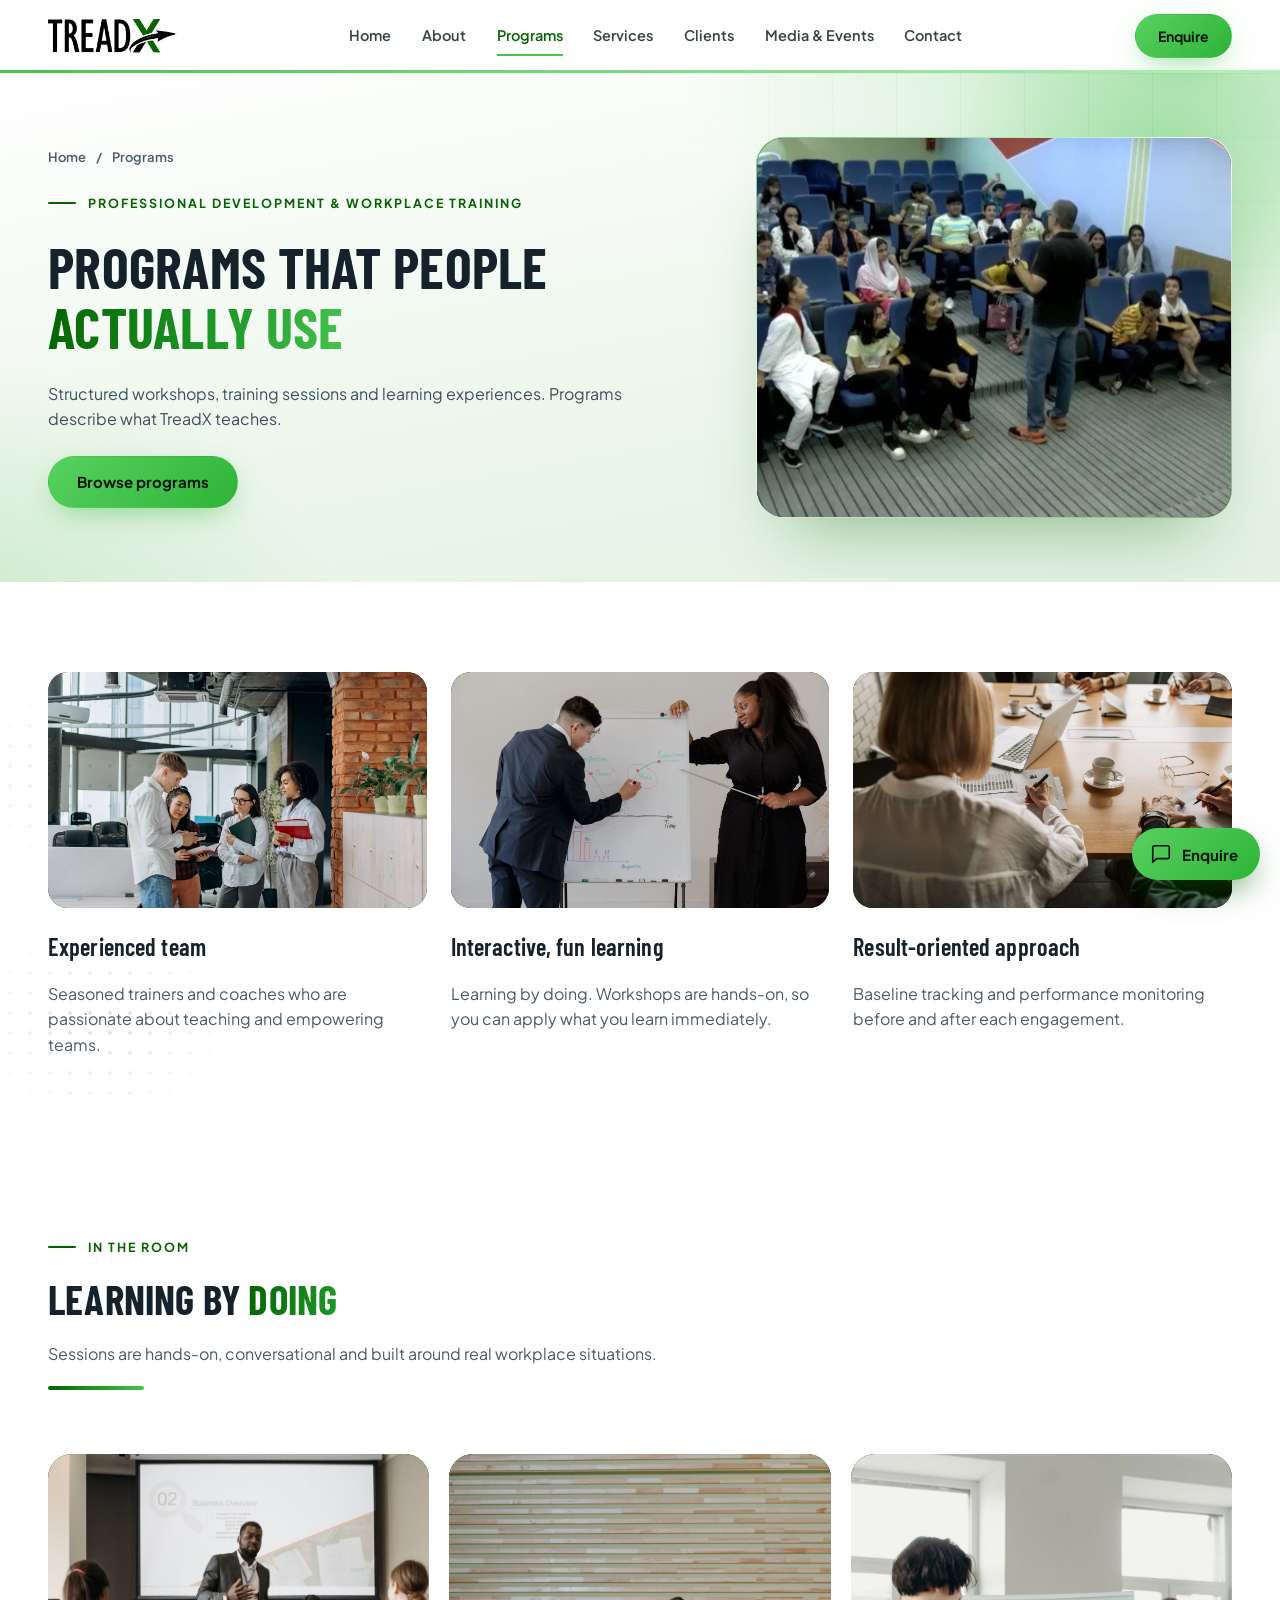
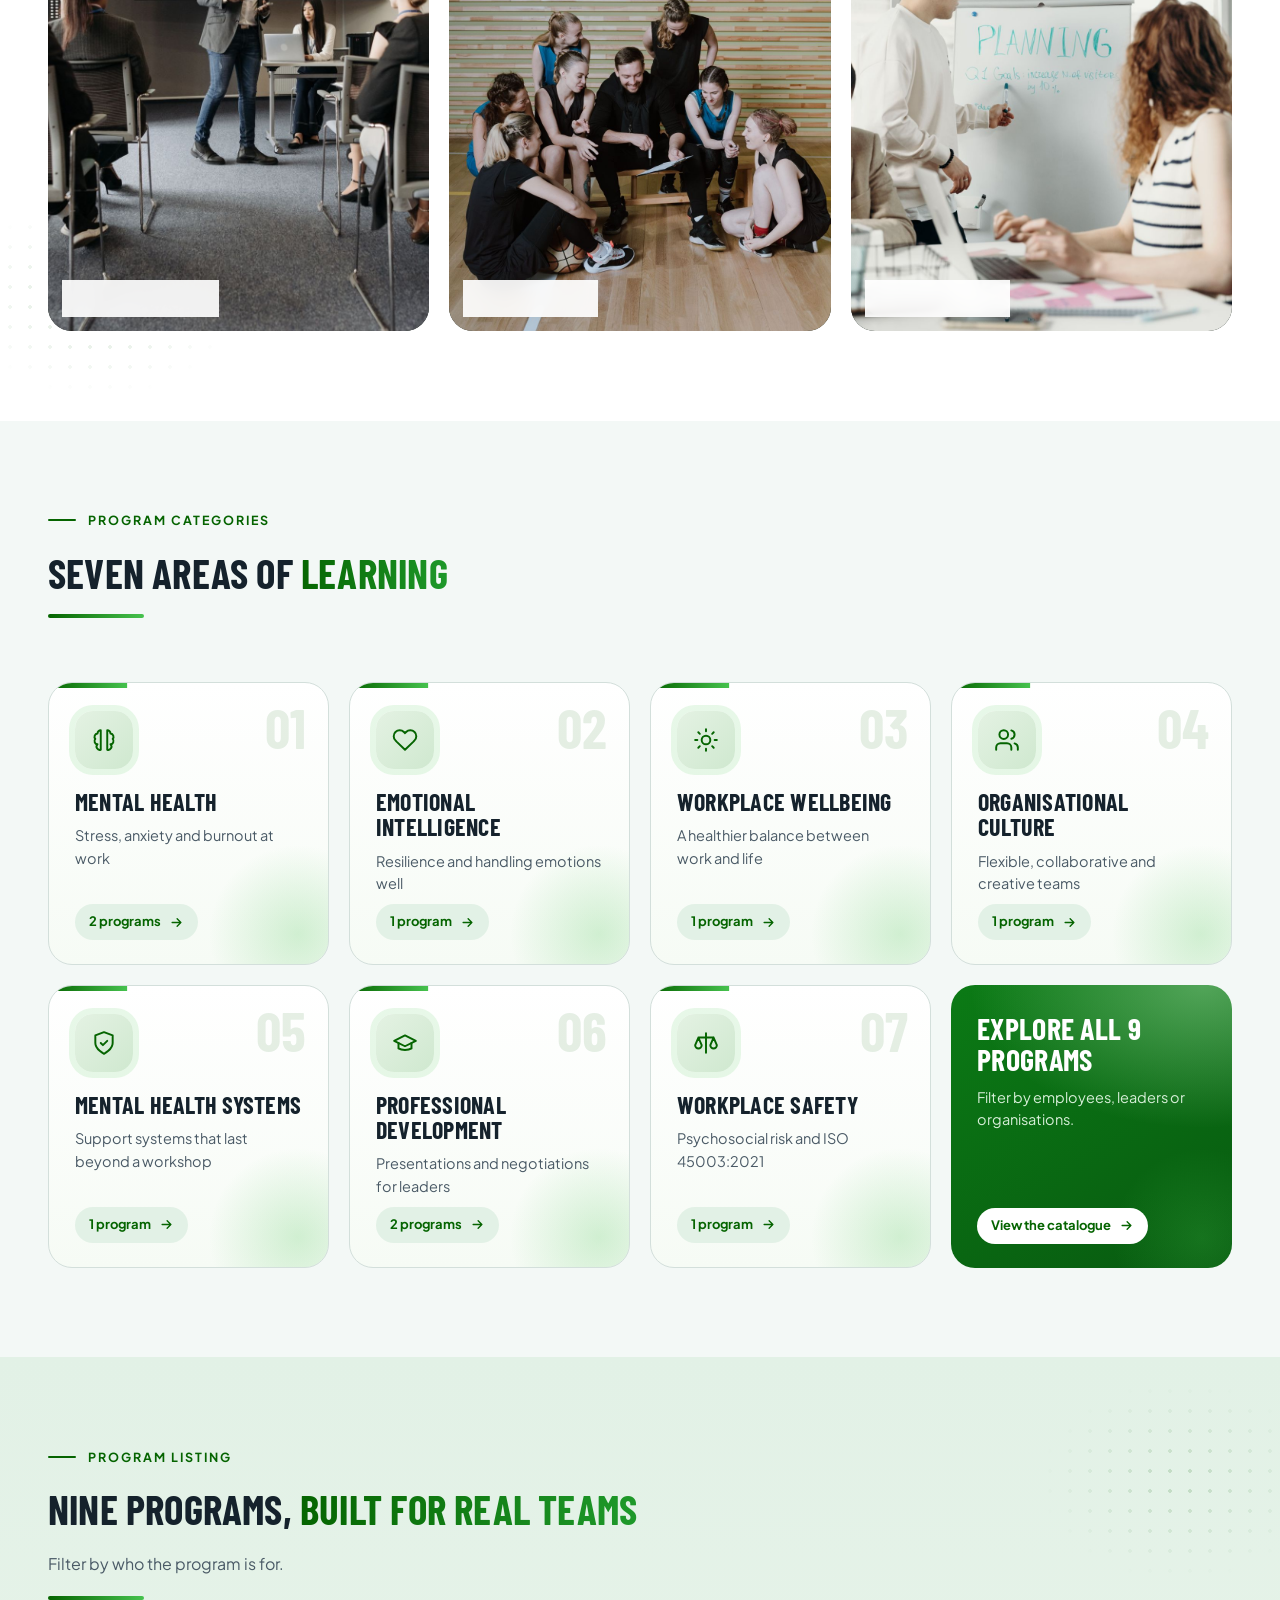
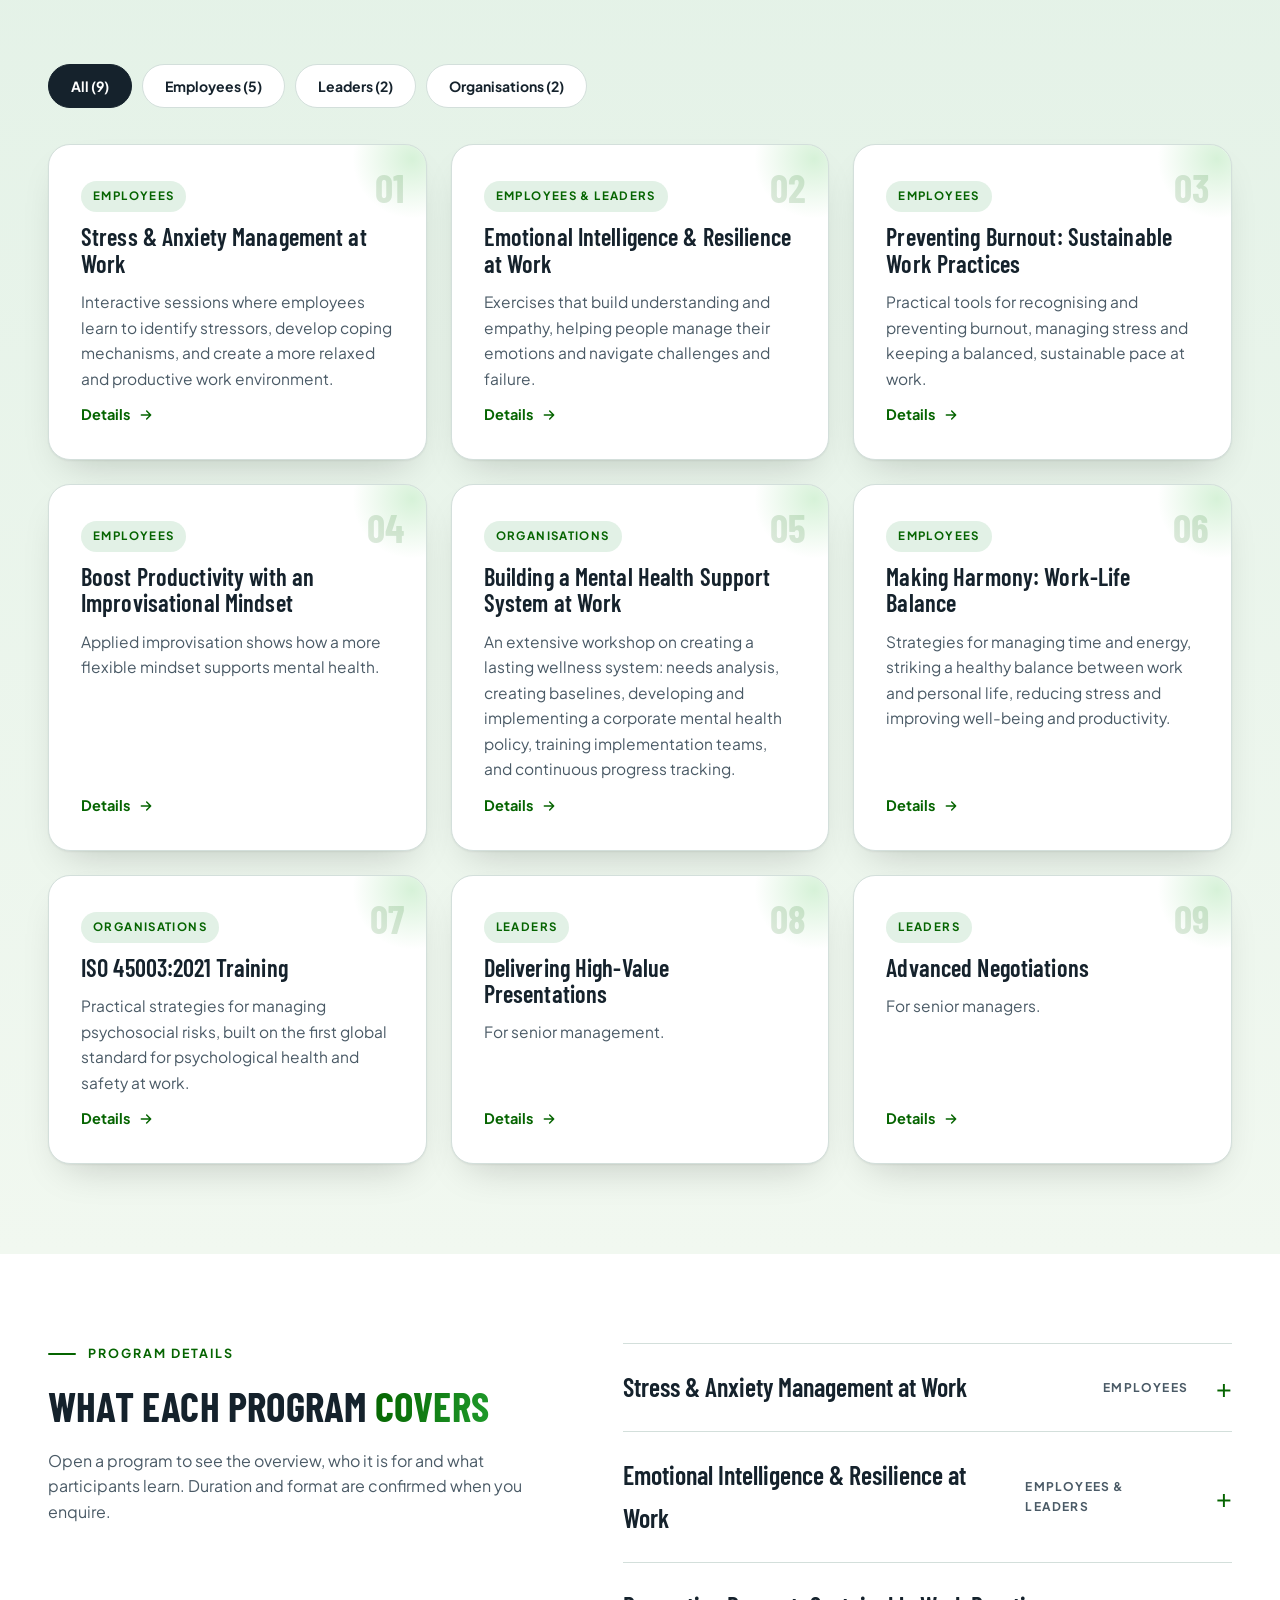
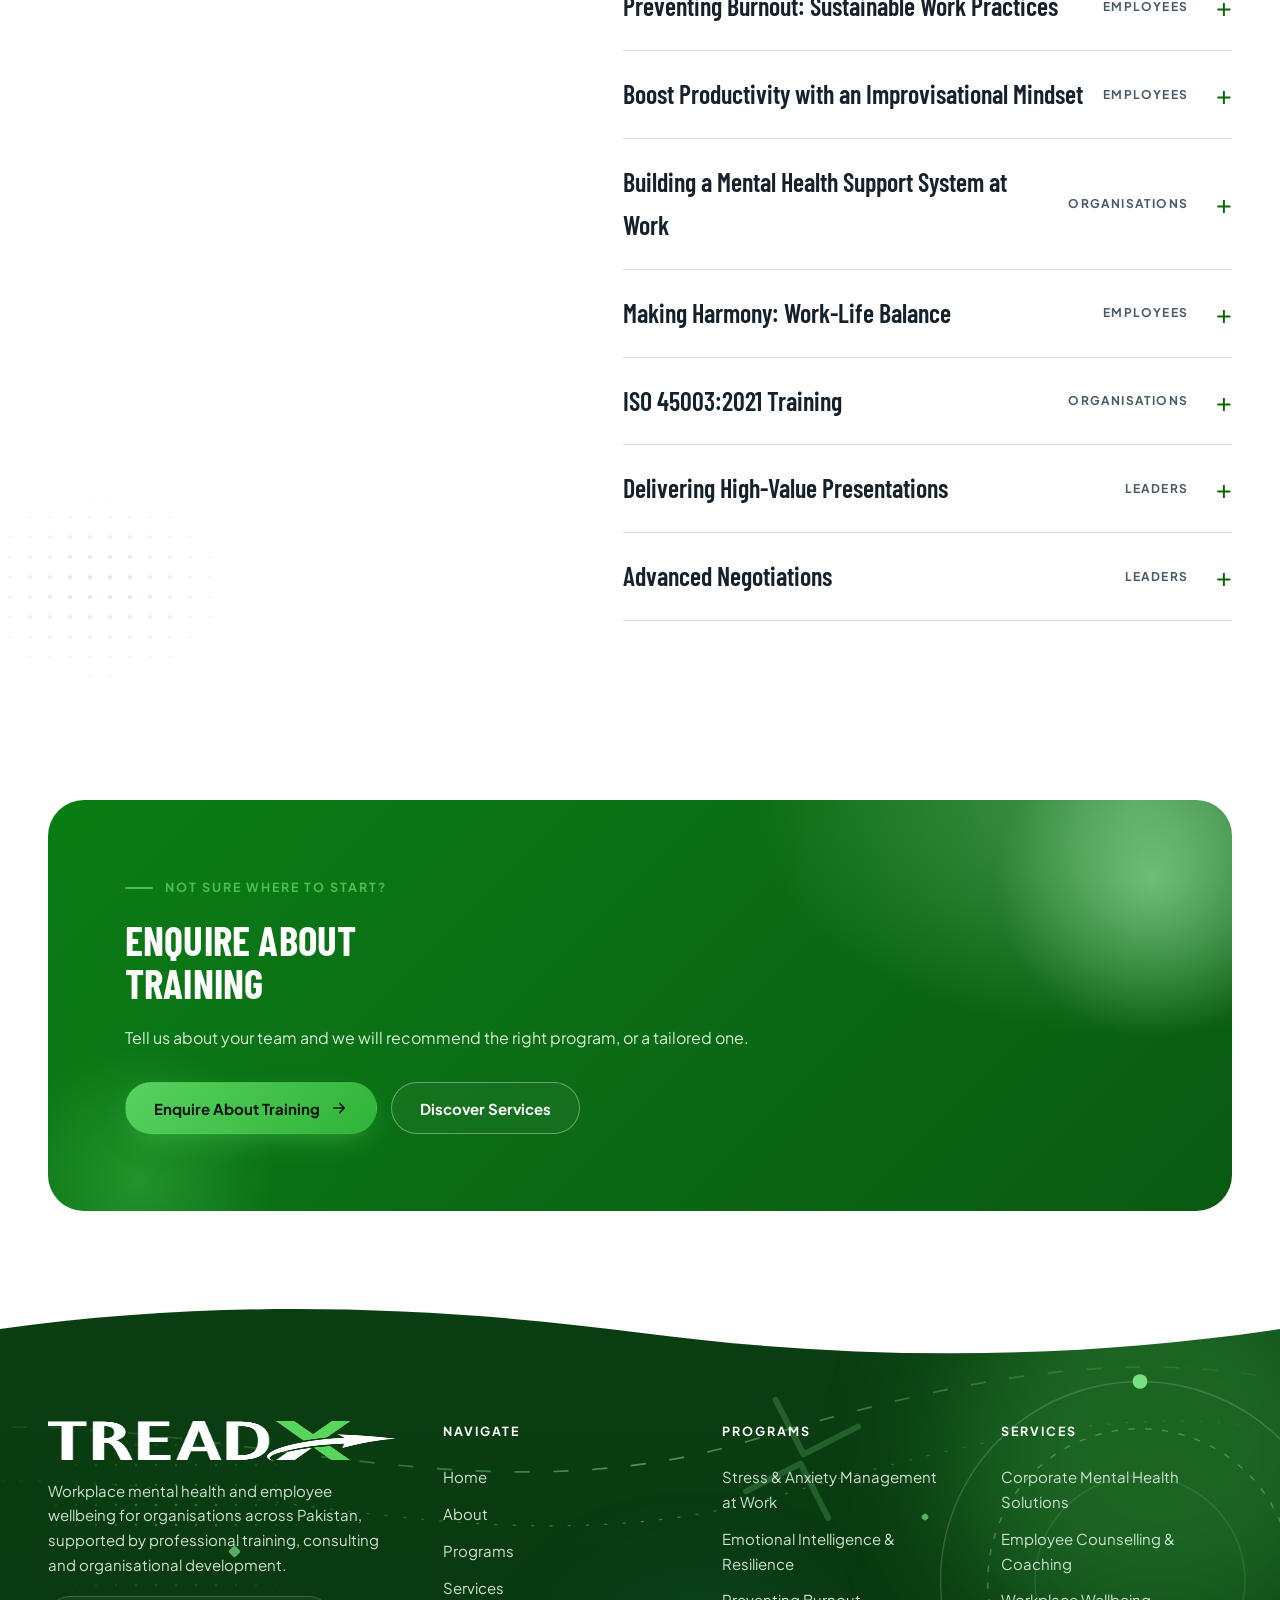
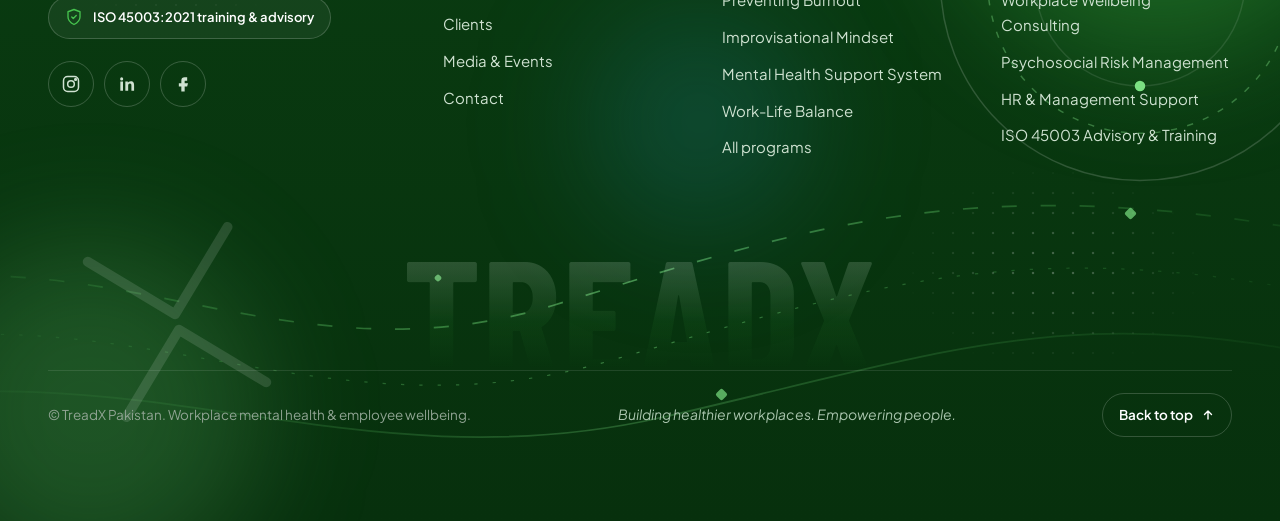
<file: programs.html>
<!doctype html>
<html lang="en">
<head>
<meta charset="utf-8">
<meta name="viewport" content="width=device-width,initial-scale=1">
<title>TreadX Programs | TreadX</title>
<meta name="description" content="TreadX: organizational mental health and training for workplaces in Pakistan.">
<link rel="icon" href="/treadx-logo.png">
<link rel="preconnect" href="https://fonts.googleapis.com"><link rel="preconnect" href="https://fonts.gstatic.com" crossorigin><link href="https://fonts.googleapis.com/css2?family=Barlow+Condensed:wght@500;600;700&family=Plus+Jakarta+Sans:wght@400;500;600;700&display=swap" rel="stylesheet">
<link rel="stylesheet" href="/site.css">
<style>body{margin:0;font-family:'Plus Jakarta Sans',system-ui,sans-serif}</style>
</head>
<body id="top">



<header class="hdr"><div class="wrap hdr-in">
<a class="logo" href="/" aria-label="TreadX home"><img src="/treadx-logo.png" alt="TreadX"></a>
<nav class="nav" aria-label="Main">
<a href="/">Home</a>
<a href="/about">About</a>
<a href="/programs" aria-current="page">Programs</a>
<a href="/services">Services</a>
<a href="/clients">Clients</a>
<a href="/media">Media &amp; Events</a>
<a href="/contact">Contact</a>
</nav>
<a class="btn btn-primary btn-sm hdr-cta" href="/contact">Enquire</a>
<details class="nav-m"><summary>Menu</summary><div class="panel">
<a href="/">Home</a>
<a href="/about">About</a>
<a href="/programs" aria-current="page">Programs</a>
<a href="/services">Services</a>
<a href="/clients">Clients</a>
<a href="/media">Media &amp; Events</a>
<a href="/contact">Contact</a>
<a href="/contact">Enquire now</a>
</div></details>
</div></header>

<main>

<section class="phero">
<div class="wrap ph-grid">
<div class="ph-text"><div class="crumbs hero-in"><a href="/">Home</a><span>/</span><span>Programs</span></div>
<span class="eyebrow hero-in d1">Professional development &amp; workplace training</span>
<h1 class="hero-in d1">Programs that people <span class='grad'>actually use</span></h1>
<p class="lead hero-in d2">Structured workshops, training sessions and learning experiences. Programs describe what TreadX teaches.</p>
<div class="btn-row hero-in d3"><a class="btn btn-primary" href="#catalogue">Browse programs</a></div></div>
<div class="frame hero-in d2"><div class="pic"><img class="photo" src="/students-session.jpg" alt="Students taking part in a TreadX workshop" style="object-position: 50% 40%;"></div></div>
</div>
</section>

<section class="sec sec-white">
<div class="wrap">
<div class="grid g3">
<div class="stack rv"><div class="pic pill-pic"><img class="photo" src="/team-office.jpg" alt="TreadX trainers and coaches talking in an open office" loading="lazy" style="object-position: 50% 40%;"></div><h3>Experienced team</h3><p class="lead">Seasoned trainers and coaches who are passionate about teaching and empowering teams.</p></div>
<div class="stack rv d1"><div class="pic pill-pic"><img class="photo" src="/whiteboard-pair.jpg" alt="Two people working through ideas on a whiteboard" loading="lazy" style="object-position: 50% 40%;"></div><h3>Interactive, fun learning</h3><p class="lead">Learning by doing. Workshops are hands-on, so you can apply what you learn immediately.</p></div>
<div class="stack rv d2"><div class="pic pill-pic"><img class="photo" src="/round-table.jpg" alt="Colleagues reviewing results around a table" loading="lazy" style="object-position: 50% 45%;"></div><h3>Result-oriented approach</h3><p class="lead">Baseline tracking and performance monitoring before and after each engagement.</p></div>
</div>
</div>
</section>

<section class="sec sec-white">
<div class="wrap">
<div class="sec-head rv"><span class="eyebrow">In the room</span><h2>Learning by <span class='grad-d'>doing</span></h2><p class="lead">Sessions are hands-on, conversational and built around real workplace situations.</p></div>
<div class="trio">
<div class="pic rv"><img class="photo" src="/presenter-leaders.jpg" alt="A facilitator leading a session for leaders" loading="lazy" style="object-position: 50% 35%;"><span class="cap">Leadership sessions</span></div>
<div class="pic rv d1"><img class="photo" src="/team-huddle.jpg" alt="A team gathered around a coach and clipboard" loading="lazy" style="object-position: 50% 55%;"><span class="cap">Team workshops</span></div>
<div class="pic rv d2"><img class="photo" src="/planning-board.jpg" alt="A participant planning goals on a whiteboard" loading="lazy" style="object-position: 50% 40%;"><span class="cap">Planning and goals</span></div>
</div>
</div>
</section>

<section class="sec">
<div class="wrap">
<div class="sec-head rv"><span class="eyebrow">Program categories</span><h2>Seven areas of <span class='grad-d'>learning</span></h2></div>
<div class="cats"><a class="cat rv" href="#catalogue" style="--n:'01'"><span class="cn">01</span><div class="ico"><svg viewBox="0 0 24 24" fill="none" stroke="currentColor" stroke-width="1.8" stroke-linecap="round" stroke-linejoin="round" aria-hidden="true"><path d="M9 3a3 3 0 0 0-3 3 3 3 0 0 0-2 5 3 3 0 0 0 2 5 3 3 0 0 0 3 5V3zM15 3a3 3 0 0 1 3 3 3 3 0 0 1 2 5 3 3 0 0 1-2 5 3 3 0 0 1-3 5V3z"/></svg></div><b>Mental health</b><p>Stress, anxiety and burnout at work</p><span class="cc">2 programs <svg viewBox="0 0 24 24" fill="none" stroke="currentColor" stroke-width="2.2" stroke-linecap="round" stroke-linejoin="round" aria-hidden="true"><path d="M5 12h14M13 6l6 6-6 6"/></svg></span></a><a class="cat rv d1" href="#catalogue" style="--n:'02'"><span class="cn">02</span><div class="ico"><svg viewBox="0 0 24 24" fill="none" stroke="currentColor" stroke-width="1.8" stroke-linecap="round" stroke-linejoin="round" aria-hidden="true"><path d="M20.8 4.6a5.5 5.5 0 0 0-7.8 0L12 5.7l-1-1.1a5.5 5.5 0 0 0-7.8 7.8l1 1.1L12 21l7.8-7.5 1-1.1a5.5 5.5 0 0 0 0-7.8z"/></svg></div><b>Emotional intelligence</b><p>Resilience and handling emotions well</p><span class="cc">1 program <svg viewBox="0 0 24 24" fill="none" stroke="currentColor" stroke-width="2.2" stroke-linecap="round" stroke-linejoin="round" aria-hidden="true"><path d="M5 12h14M13 6l6 6-6 6"/></svg></span></a><a class="cat rv d2" href="#catalogue" style="--n:'03'"><span class="cn">03</span><div class="ico"><svg viewBox="0 0 24 24" fill="none" stroke="currentColor" stroke-width="1.8" stroke-linecap="round" stroke-linejoin="round" aria-hidden="true"><circle cx="12" cy="12" r="4"/><path d="M12 2v2M12 20v2M4.9 4.9l1.4 1.4M17.7 17.7l1.4 1.4M2 12h2M20 12h2M4.9 19.1l1.4-1.4M17.7 6.3l1.4-1.4"/></svg></div><b>Workplace wellbeing</b><p>A healthier balance between work and life</p><span class="cc">1 program <svg viewBox="0 0 24 24" fill="none" stroke="currentColor" stroke-width="2.2" stroke-linecap="round" stroke-linejoin="round" aria-hidden="true"><path d="M5 12h14M13 6l6 6-6 6"/></svg></span></a><a class="cat rv d3" href="#catalogue" style="--n:'04'"><span class="cn">04</span><div class="ico"><svg viewBox="0 0 24 24" fill="none" stroke="currentColor" stroke-width="1.8" stroke-linecap="round" stroke-linejoin="round" aria-hidden="true"><path d="M16 21v-2a4 4 0 0 0-4-4H6a4 4 0 0 0-4 4v2"/><circle cx="9" cy="7" r="4"/><path d="M22 21v-2a4 4 0 0 0-3-3.87"/><path d="M16 3.13a4 4 0 0 1 0 7.75"/></svg></div><b>Organisational culture</b><p>Flexible, collaborative and creative teams</p><span class="cc">1 program <svg viewBox="0 0 24 24" fill="none" stroke="currentColor" stroke-width="2.2" stroke-linecap="round" stroke-linejoin="round" aria-hidden="true"><path d="M5 12h14M13 6l6 6-6 6"/></svg></span></a><a class="cat rv" href="#catalogue" style="--n:'05'"><span class="cn">05</span><div class="ico"><svg viewBox="0 0 24 24" fill="none" stroke="currentColor" stroke-width="1.8" stroke-linecap="round" stroke-linejoin="round" aria-hidden="true"><path d="M12 22s8-4 8-10V5l-8-3-8 3v7c0 6 8 10 8 10z"/><path d="M9 12l2 2 4-4"/></svg></div><b>Mental health systems</b><p>Support systems that last beyond a workshop</p><span class="cc">1 program <svg viewBox="0 0 24 24" fill="none" stroke="currentColor" stroke-width="2.2" stroke-linecap="round" stroke-linejoin="round" aria-hidden="true"><path d="M5 12h14M13 6l6 6-6 6"/></svg></span></a><a class="cat rv d1" href="#catalogue" style="--n:'06'"><span class="cn">06</span><div class="ico"><svg viewBox="0 0 24 24" fill="none" stroke="currentColor" stroke-width="1.8" stroke-linecap="round" stroke-linejoin="round" aria-hidden="true"><path d="M22 10L12 5 2 10l10 5z"/><path d="M6 12v5c3 2 9 2 12 0v-5"/></svg></div><b>Professional development</b><p>Presentations and negotiations for leaders</p><span class="cc">2 programs <svg viewBox="0 0 24 24" fill="none" stroke="currentColor" stroke-width="2.2" stroke-linecap="round" stroke-linejoin="round" aria-hidden="true"><path d="M5 12h14M13 6l6 6-6 6"/></svg></span></a><a class="cat rv d2" href="#catalogue" style="--n:'07'"><span class="cn">07</span><div class="ico"><svg viewBox="0 0 24 24" fill="none" stroke="currentColor" stroke-width="1.8" stroke-linecap="round" stroke-linejoin="round" aria-hidden="true"><path d="M12 3v18M5 7h14M5 7l-3 7a3 3 0 0 0 6 0zM19 7l-3 7a3 3 0 0 0 6 0z"/></svg></div><b>Workplace safety</b><p>Psychosocial risk and ISO 45003:2021</p><span class="cc">1 program <svg viewBox="0 0 24 24" fill="none" stroke="currentColor" stroke-width="2.2" stroke-linecap="round" stroke-linejoin="round" aria-hidden="true"><path d="M5 12h14M13 6l6 6-6 6"/></svg></span></a><a class="cat cat-cta rv d3" href="#catalogue"><b>Explore all 9 programs</b><p>Filter by employees, leaders or organisations.</p><span class="cc">View the catalogue <svg viewBox="0 0 24 24" fill="none" stroke="currentColor" stroke-width="2.2" stroke-linecap="round" stroke-linejoin="round" aria-hidden="true"><path d="M5 12h14M13 6l6 6-6 6"/></svg></span></a></div>
</div>
</section>

<section class="sec sec-mint" id="catalogue">
<div class="wrap">
<div class="sec-head rv"><span class="eyebrow">Program listing</span><h2>Nine programs, <span class='grad-d'>built for real teams</span></h2><p class="lead">Filter by who the program is for.</p></div>
<div class="pf">
<div class="chips" role="radiogroup" aria-label="Filter programs by audience">
<input type="radio" name="f" id="f-all" checked><label for="f-all">All (9)</label>
<input type="radio" name="f" id="f-emp"><label for="f-emp">Employees (5)</label>
<input type="radio" name="f" id="f-led"><label for="f-led">Leaders (2)</label>
<input type="radio" name="f" id="f-org"><label for="f-org">Organisations (2)</label>
</div>
<div class="grid g3"><div class="card wc pcard rv" data-a="emp"><span class="ic">01</span><div class="tags"><span class="tag">Employees</span></div><h3>Stress &amp; Anxiety Management at Work</h3><p>Interactive sessions where employees learn to identify stressors, develop coping mechanisms, and create a more relaxed and productive work environment.</p><a class="link" href="#stress">Details <svg width="16" height="16" viewBox="0 0 24 24" fill="none" stroke="currentColor" stroke-width="2.2" stroke-linecap="round" stroke-linejoin="round" aria-hidden="true"><path d="M5 12h14M13 6l6 6-6 6"/></svg></a></div><div class="card wc pcard rv d1" data-a="emp"><span class="ic">02</span><div class="tags"><span class="tag">Employees &amp; leaders</span></div><h3>Emotional Intelligence &amp; Resilience at Work</h3><p>Exercises that build understanding and empathy, helping people manage their emotions and navigate challenges and failure.</p><a class="link" href="#ei">Details <svg width="16" height="16" viewBox="0 0 24 24" fill="none" stroke="currentColor" stroke-width="2.2" stroke-linecap="round" stroke-linejoin="round" aria-hidden="true"><path d="M5 12h14M13 6l6 6-6 6"/></svg></a></div><div class="card wc pcard rv d2" data-a="emp"><span class="ic">03</span><div class="tags"><span class="tag">Employees</span></div><h3>Preventing Burnout: Sustainable Work Practices</h3><p>Practical tools for recognising and preventing burnout, managing stress and keeping a balanced, sustainable pace at work.</p><a class="link" href="#burn">Details <svg width="16" height="16" viewBox="0 0 24 24" fill="none" stroke="currentColor" stroke-width="2.2" stroke-linecap="round" stroke-linejoin="round" aria-hidden="true"><path d="M5 12h14M13 6l6 6-6 6"/></svg></a></div><div class="card wc pcard rv" data-a="emp"><span class="ic">04</span><div class="tags"><span class="tag">Employees</span></div><h3>Boost Productivity with an Improvisational Mindset</h3><p>Applied improvisation shows how a more flexible mindset supports mental health.</p><a class="link" href="#imp">Details <svg width="16" height="16" viewBox="0 0 24 24" fill="none" stroke="currentColor" stroke-width="2.2" stroke-linecap="round" stroke-linejoin="round" aria-hidden="true"><path d="M5 12h14M13 6l6 6-6 6"/></svg></a></div><div class="card wc pcard rv d1" data-a="org"><span class="ic">05</span><div class="tags"><span class="tag">Organisations</span></div><h3>Building a Mental Health Support System at Work</h3><p>An extensive workshop on creating a lasting wellness system: needs analysis, creating baselines, developing and implementing a corporate mental health policy, training implementation teams, and continuous progress tracking.</p><a class="link" href="#mhss">Details <svg width="16" height="16" viewBox="0 0 24 24" fill="none" stroke="currentColor" stroke-width="2.2" stroke-linecap="round" stroke-linejoin="round" aria-hidden="true"><path d="M5 12h14M13 6l6 6-6 6"/></svg></a></div><div class="card wc pcard rv d2" data-a="emp"><span class="ic">06</span><div class="tags"><span class="tag">Employees</span></div><h3>Making Harmony: Work-Life Balance</h3><p>Strategies for managing time and energy, striking a healthy balance between work and personal life, reducing stress and improving well-being and productivity.</p><a class="link" href="#wlb">Details <svg width="16" height="16" viewBox="0 0 24 24" fill="none" stroke="currentColor" stroke-width="2.2" stroke-linecap="round" stroke-linejoin="round" aria-hidden="true"><path d="M5 12h14M13 6l6 6-6 6"/></svg></a></div><div class="card wc pcard rv" data-a="org"><span class="ic">07</span><div class="tags"><span class="tag">Organisations</span></div><h3>ISO 45003:2021 Training</h3><p>Practical strategies for managing psychosocial risks, built on the first global standard for psychological health and safety at work.</p><a class="link" href="#iso">Details <svg width="16" height="16" viewBox="0 0 24 24" fill="none" stroke="currentColor" stroke-width="2.2" stroke-linecap="round" stroke-linejoin="round" aria-hidden="true"><path d="M5 12h14M13 6l6 6-6 6"/></svg></a></div><div class="card wc pcard rv d1" data-a="led"><span class="ic">08</span><div class="tags"><span class="tag">Leaders</span></div><h3>Delivering High-Value Presentations</h3><p>For senior management.</p><a class="link" href="#pres">Details <svg width="16" height="16" viewBox="0 0 24 24" fill="none" stroke="currentColor" stroke-width="2.2" stroke-linecap="round" stroke-linejoin="round" aria-hidden="true"><path d="M5 12h14M13 6l6 6-6 6"/></svg></a></div><div class="card wc pcard rv d2" data-a="led"><span class="ic">09</span><div class="tags"><span class="tag">Leaders</span></div><h3>Advanced Negotiations</h3><p>For senior managers.</p><a class="link" href="#neg">Details <svg width="16" height="16" viewBox="0 0 24 24" fill="none" stroke="currentColor" stroke-width="2.2" stroke-linecap="round" stroke-linejoin="round" aria-hidden="true"><path d="M5 12h14M13 6l6 6-6 6"/></svg></a></div></div>
</div>
</div>
</section>

<section class="sec sec-white">
<div class="wrap split">
<div class="sticky stack rv-x"><span class="eyebrow">Program details</span><h2>What each program <span class="grad-d">covers</span></h2><p class="lead">Open a program to see the overview, who it is for and what participants learn. Duration and format are confirmed when you enquire.</p></div>
<div class="acc pa rv"><details id="stress"><summary>Stress &amp; Anxiety Management at Work<small>Employees</small></summary><div class="pdet"><div><h4>Overview</h4><p>Interactive sessions where employees learn to identify stressors, develop coping mechanisms, and create a more relaxed and productive work environment.</p></div><div><h4>Who it is for</h4><p>Employees at any level.</p></div><div><h4>What you will learn</h4><ul><li>Identify common workplace stressors</li><li>Develop healthy coping mechanisms</li><li>Create a more relaxed, productive environment</li></ul></div><div><h4>Enquire</h4><p>Ask about this program or a tailored version.</p><div style="margin-top:12px;"><a class="btn btn-dark btn-sm" href="/contact">Enquire</a></div></div></div></details><details id="ei"><summary>Emotional Intelligence &amp; Resilience at Work<small>Employees &amp; leaders</small></summary><div class="pdet"><div><h4>Overview</h4><p>Exercises that build understanding and empathy, helping people manage their emotions and navigate challenges and failure. Especially valuable for leaders, supporting better employee relations and workplace culture.</p></div><div><h4>Who it is for</h4><p>Employees, and especially leaders.</p></div><div><h4>What you will learn</h4><ul><li>Build understanding and empathy</li><li>Manage emotions under pressure</li><li>Navigate challenge and failure</li></ul></div><div><h4>Enquire</h4><p>Ask about this program or a tailored version.</p><div style="margin-top:12px;"><a class="btn btn-dark btn-sm" href="/contact">Enquire</a></div></div></div></details><details id="burn"><summary>Preventing Burnout: Sustainable Work Practices<small>Employees</small></summary><div class="pdet"><div><h4>Overview</h4><p>Practical tools for recognising and preventing burnout, managing stress and keeping a balanced, sustainable pace at work.</p></div><div><h4>Who it is for</h4><p>Employees and their managers.</p></div><div><h4>What you will learn</h4><ul><li>Recognise burnout early</li><li>Manage stress day to day</li><li>Keep a balanced, sustainable pace</li></ul></div><div><h4>Enquire</h4><p>Ask about this program or a tailored version.</p><div style="margin-top:12px;"><a class="btn btn-dark btn-sm" href="/contact">Enquire</a></div></div></div></details><details id="imp"><summary>Boost Productivity with an Improvisational Mindset<small>Employees</small></summary><div class="pdet"><div><h4>Overview</h4><p>Applied improvisation shows how a more flexible mindset supports mental health. Participants practise thinking on their feet and solving problems creatively, alongside mindfulness practices for focus and stress reduction.</p></div><div><h4>Who it is for</h4><p>Employees and teams.</p></div><div><h4>What you will learn</h4><ul><li>Think on your feet</li><li>Solve problems creatively</li><li>Use mindfulness for focus and stress reduction</li></ul></div><div><h4>Enquire</h4><p>Ask about this program or a tailored version.</p><div style="margin-top:12px;"><a class="btn btn-dark btn-sm" href="/contact">Enquire</a></div></div></div></details><details id="mhss"><summary>Building a Mental Health Support System at Work<small>Organisations</small></summary><div class="pdet"><div><h4>Overview</h4><p>An extensive workshop on creating a lasting wellness system: needs analysis, creating baselines, developing and implementing a corporate mental health policy, training implementation teams, and continuous progress tracking.</p></div><div><h4>Who it is for</h4><p>Organisations, leadership and HR teams.</p></div><div><h4>What you will learn</h4><ul><li>Run a needs analysis and create baselines</li><li>Develop and implement a corporate mental health policy</li><li>Train implementation teams and track progress</li></ul></div><div><h4>Enquire</h4><p>Ask about this program or a tailored version.</p><div style="margin-top:12px;"><a class="btn btn-dark btn-sm" href="/contact">Enquire</a></div></div></div></details><details id="wlb"><summary>Making Harmony: Work-Life Balance<small>Employees</small></summary><div class="pdet"><div><h4>Overview</h4><p>Strategies for managing time and energy, striking a healthy balance between work and personal life, reducing stress and improving well-being and productivity.</p></div><div><h4>Who it is for</h4><p>Employees at any level.</p></div><div><h4>What you will learn</h4><ul><li>Manage time and energy</li><li>Strike a healthy work-personal balance</li><li>Reduce stress and improve productivity</li></ul></div><div><h4>Enquire</h4><p>Ask about this program or a tailored version.</p><div style="margin-top:12px;"><a class="btn btn-dark btn-sm" href="/contact">Enquire</a></div></div></div></details><details id="iso"><summary>ISO 45003:2021 Training<small>Organisations</small></summary><div class="pdet"><div><h4>Overview</h4><p>Practical strategies for managing psychosocial risks, built on the first global standard for psychological health and safety at work. It supports ISO 45001 and focuses on identifying and controlling workplace factors that affect psychological health.</p></div><div><h4>Who it is for</h4><p>Organisations, HR, and health and safety teams.</p></div><div><h4>What you will learn</h4><ul><li>What ISO 45003:2021 is and how it supports ISO 45001</li><li>Common hazards: heavy workloads, poor management, harassment</li><li>Integrating the standard into your occupational health and safety system</li></ul></div><div><h4>Enquire</h4><p>Ask about this program or a tailored version.</p><div style="margin-top:12px;"><a class="btn btn-dark btn-sm" href="/contact">Enquire</a></div></div></div></details><details id="pres"><summary>Delivering High-Value Presentations<small>Leaders</small></summary><div class="pdet"><div><h4>Overview</h4><p>For senior management. Combines industry practice with mindfulness and improvisation to stay focused under pressure, handle unexpected questions, structure presentations, craft narratives and use visual aids effectively.</p></div><div><h4>Who it is for</h4><p>Senior management.</p></div><div><h4>What you will learn</h4><ul><li>Stay focused under pressure</li><li>Handle unexpected questions</li><li>Structure presentations and craft narratives</li></ul></div><div><h4>Enquire</h4><p>Ask about this program or a tailored version.</p><div style="margin-top:12px;"><a class="btn btn-dark btn-sm" href="/contact">Enquire</a></div></div></div></details><details id="neg"><summary>Advanced Negotiations<small>Leaders</small></summary><div class="pdet"><div><h4>Overview</h4><p>For senior managers. Skills for navigating complex business negotiations, securing optimal outcomes, building strategic partnerships, mitigating risk and driving sustainable growth.</p></div><div><h4>Who it is for</h4><p>Senior managers.</p></div><div><h4>What you will learn</h4><ul><li>Navigate complex negotiations</li><li>Secure optimal outcomes</li><li>Build strategic partnerships and mitigate risk</li></ul></div><div><h4>Enquire</h4><p>Ask about this program or a tailored version.</p><div style="margin-top:12px;"><a class="btn btn-dark btn-sm" href="/contact">Enquire</a></div></div></div></details></div>
</div>
</section>

<section class="cta-wrap sec-white" style="padding-top: clamp(56px,7vw,96px);">
<div class="wrap">
<div class="cta rv">
<div class="stack" style="gap: 20px;">
<span class="eyebrow">Not sure where to start?</span>
<h2>Enquire about training</h2>
<p class="lead">Tell us about your team and we will recommend the right program, or a tailored one.</p>
</div>
<div class="btn-row"><a class="btn btn-primary" href="/contact">Enquire About Training <svg viewBox="0 0 24 24" fill="none" stroke="currentColor" stroke-width="2.2" stroke-linecap="round" stroke-linejoin="round" aria-hidden="true"><path d="M5 12h14M13 6l6 6-6 6"/></svg></a><a class="btn btn-ghost" href="/services">Discover Services</a></div>
</div>
</div>
</section>

</main>

<footer class="ftr">
<div class="ftr-art" aria-hidden="true">
<svg class="fa-lines" viewBox="0 0 1440 760" preserveAspectRatio="xMidYMid slice"><defs><linearGradient id="fg1" x1="0" x2="1"><stop offset="0" stop-color="#46c24e" stop-opacity="0"/><stop offset=".5" stop-color="#7be082" stop-opacity=".55"/><stop offset="1" stop-color="#46c24e" stop-opacity="0"/></linearGradient></defs>
<path class="l1" d="M-40 560C200 470 380 640 640 560S1060 420 1480 520"/>
<path class="l2" d="M-40 610C220 530 420 690 690 612S1110 480 1480 580"/>
<path class="l3" d="M-40 660C240 590 450 730 740 664S1150 540 1480 640"/>
<path class="l4" d="M-40 140C240 60 520 220 820 130S1260 40 1480 120"/>
<path class="l5" d="M-40 190C260 110 540 270 850 180S1280 90 1480 170"/></svg>
<span class="fa-orb o1"></span><span class="fa-orb o2"></span><span class="fa-orb o3"></span>
<span class="fa-dots d1"></span><span class="fa-dots d2"></span>
<svg class="fa-rings" viewBox="0 0 400 400"><circle cx="200" cy="200" r="190"/><circle cx="200" cy="200" r="145" class="r2"/><circle cx="200" cy="200" r="100" class="r3"/><circle cx="200" cy="10" r="7" class="dot"/><circle cx="345" cy="200" r="6" class="dot"/><circle cx="200" cy="300" r="5" class="dot"/></svg>
<svg class="fa-x x1" viewBox="0 0 100 100"><path d="M14 10L50 46 86 10M14 90L50 54 86 90"/></svg>
<svg class="fa-x x2" viewBox="0 0 100 100"><path d="M14 10L50 46 86 10M14 90L50 54 86 90"/></svg>
<i class="fa-sp s1"></i><i class="fa-sp s2"></i><i class="fa-sp s3"></i><i class="fa-sp s4"></i><i class="fa-sp s5"></i>
</div>
<svg class="ftr-wave" viewBox="0 0 1440 60" preserveAspectRatio="none" aria-hidden="true"><path d="M0 0H1440V30C1200 64 960 64 720 34S240 -2 0 30Z"/></svg>
<div class="wrap ftr-main"><div class="ftr-grid">
<div class="brand"><img src="/treadx-logo-light.png" alt="TreadX" style="height: 40px; width: auto; display: block;">
<p>Workplace mental health and employee wellbeing for organisations across Pakistan, supported by professional training, consulting and organisational development.</p>
<a class="iso" href="/services"><svg viewBox="0 0 24 24" fill="none" stroke="currentColor" stroke-width="1.8" stroke-linecap="round" stroke-linejoin="round" aria-hidden="true"><path d="M12 22s8-4 8-10V5l-8-3-8 3v7c0 6 8 10 8 10z"/><path d="M9 12l2 2 4-4"/></svg>ISO 45003:2021 training &amp; advisory</a>
<div class="social">
<a href="https://www.instagram.com/treadxp/" aria-label="TreadX on Instagram"><svg viewBox="0 0 24 24" fill="none" stroke="currentColor" stroke-width="1.8" stroke-linecap="round" stroke-linejoin="round" aria-hidden="true"><rect x="3" y="3" width="18" height="18" rx="5"/><circle cx="12" cy="12" r="4"/><circle cx="17.5" cy="6.5" r="1" fill="currentColor"/></svg></a>
<a href="https://www.linkedin.com/company/treadx-pakistan" aria-label="TreadX on LinkedIn"><svg viewBox="0 0 24 24" fill="currentColor" aria-hidden="true"><path d="M4 9h3.2v11H4zM5.6 4a1.85 1.85 0 1 1 0 3.7 1.85 1.85 0 0 1 0-3.7zM10 9h3v1.6c.5-1 1.8-1.9 3.6-1.9 3.3 0 3.9 2.1 3.9 4.9V20h-3.2v-5.7c0-1.4 0-2.9-1.8-2.9s-2.1 1.4-2.1 2.8V20H10z"/></svg></a>
<a href="https://www.facebook.com/" aria-label="TreadX on Facebook"><svg viewBox="0 0 24 24" fill="currentColor" aria-hidden="true"><path d="M14 8h3V4h-3a4 4 0 0 0-4 4v3H7v4h3v6h4v-6h3l1-4h-4V8.5c0-.3.2-.5.5-.5z"/></svg></a>
</div></div>
<div><h4>Navigate</h4><a href="/">Home</a><a href="/about">About</a><a href="/programs">Programs</a><a href="/services">Services</a><a href="/clients">Clients</a><a href="/media">Media &amp; Events</a><a href="/contact">Contact</a></div>
<div><h4>Programs</h4><a href="/programs#stress">Stress &amp; Anxiety Management at Work</a><a href="/programs#ei">Emotional Intelligence &amp; Resilience</a><a href="/programs#burn">Preventing Burnout</a><a href="/programs#imp">Improvisational Mindset</a><a href="/programs#mhss">Mental Health Support System</a><a href="/programs#wlb">Work-Life Balance</a><a href="/programs">All programs</a></div>
<div><h4>Services</h4><a href="/services">Corporate Mental Health Solutions</a><a href="/services">Employee Counselling &amp; Coaching</a><a href="/services">Workplace Wellbeing Consulting</a><a href="/services">Psychosocial Risk Management</a><a href="/services">HR &amp; Management Support</a><a href="/services">ISO 45003 Advisory &amp; Training</a></div>
</div></div>
<div class="ftr-mark" aria-hidden="true">TreadX</div>
<div class="wrap"><div class="ftr-bottom"><span>&copy; TreadX Pakistan. Workplace mental health &amp; employee wellbeing.</span><span class="ftr-tag">Building healthier workplaces. Empowering people.</span><a class="totop" href="#">Back to top <svg width="14" height="14" viewBox="0 0 24 24" fill="none" stroke="currentColor" stroke-width="2.4" stroke-linecap="round" stroke-linejoin="round" aria-hidden="true"><path d="M12 19V5M6 11l6-6 6 6"/></svg></a></div></div>
</footer>
<a class="fab" href="/contact" aria-label="Enquire with TreadX"><svg viewBox="0 0 24 24" fill="none" stroke="currentColor" stroke-width="1.8" stroke-linecap="round" stroke-linejoin="round" aria-hidden="true"><path d="M21 15a2 2 0 0 1-2 2H7l-4 4V5a2 2 0 0 1 2-2h14a2 2 0 0 1 2 2z"/></svg><span>Enquire</span></a>


</body>
</html>
</file>
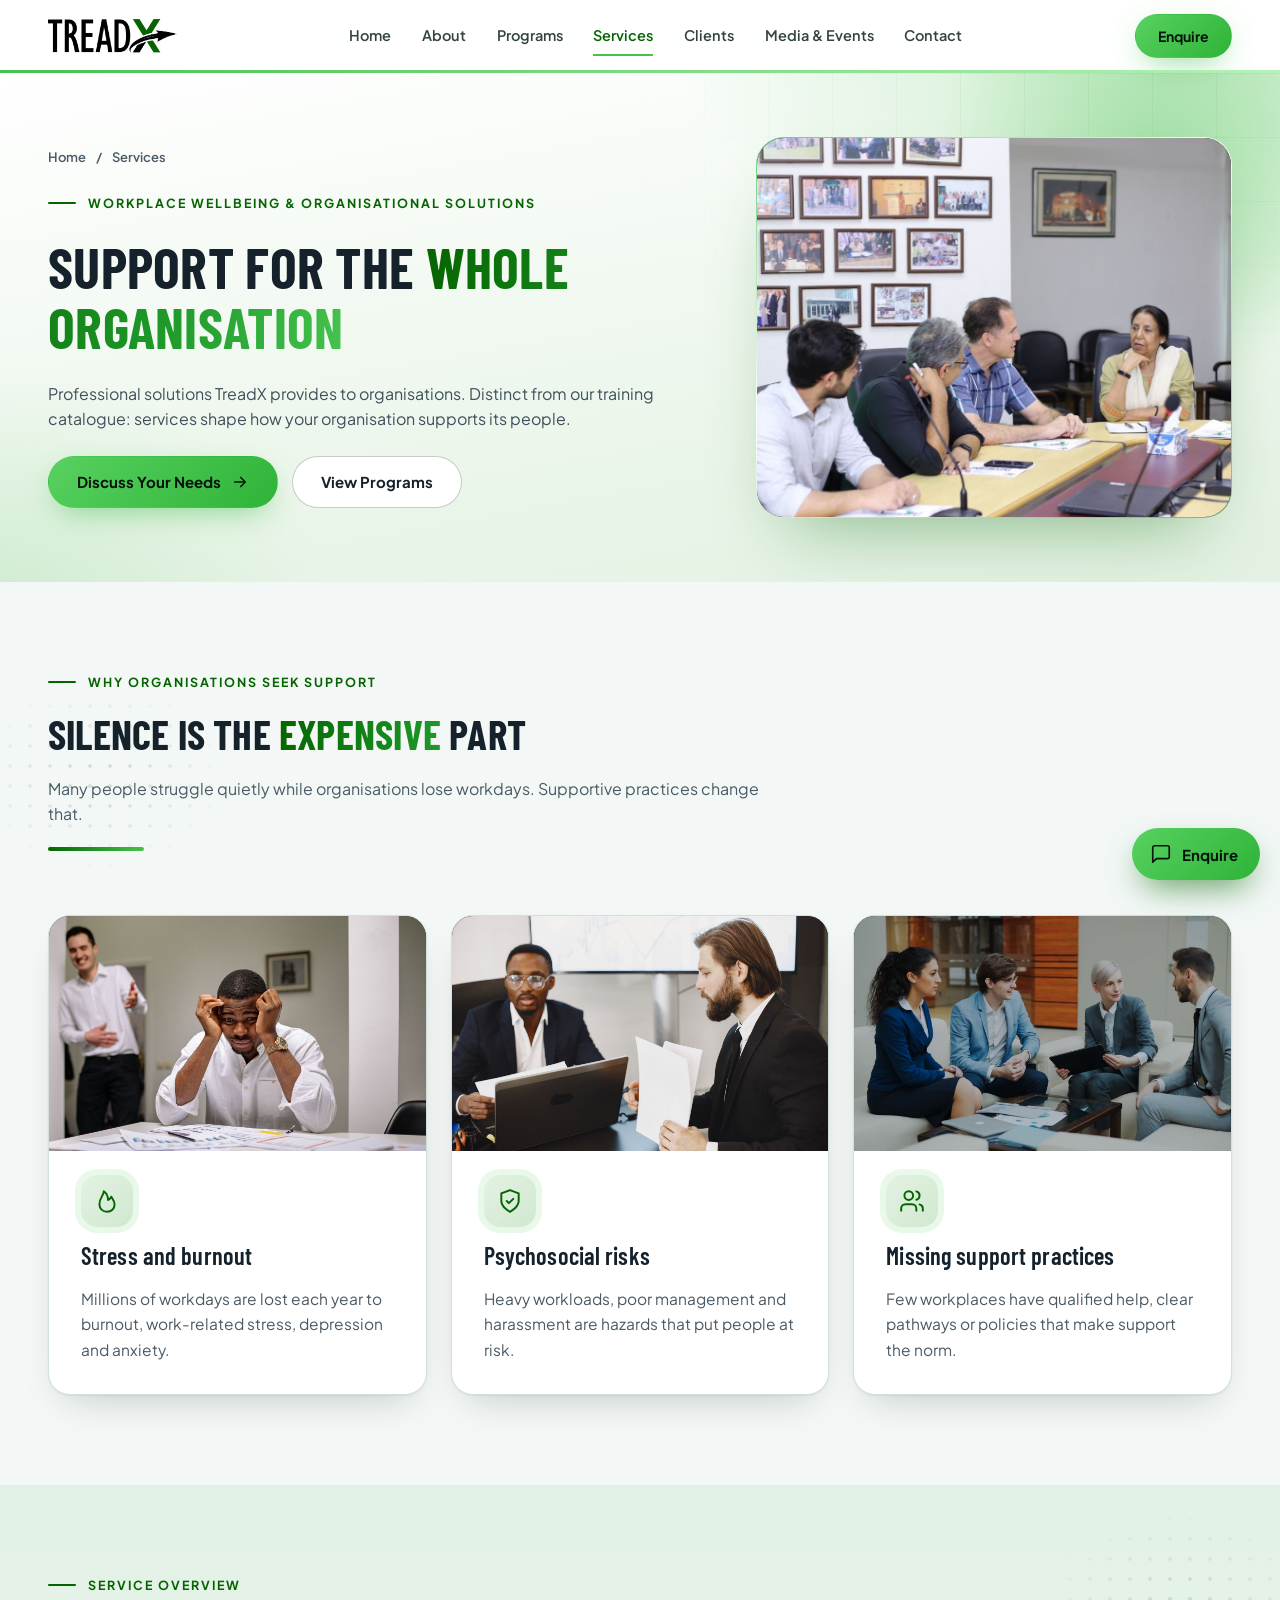
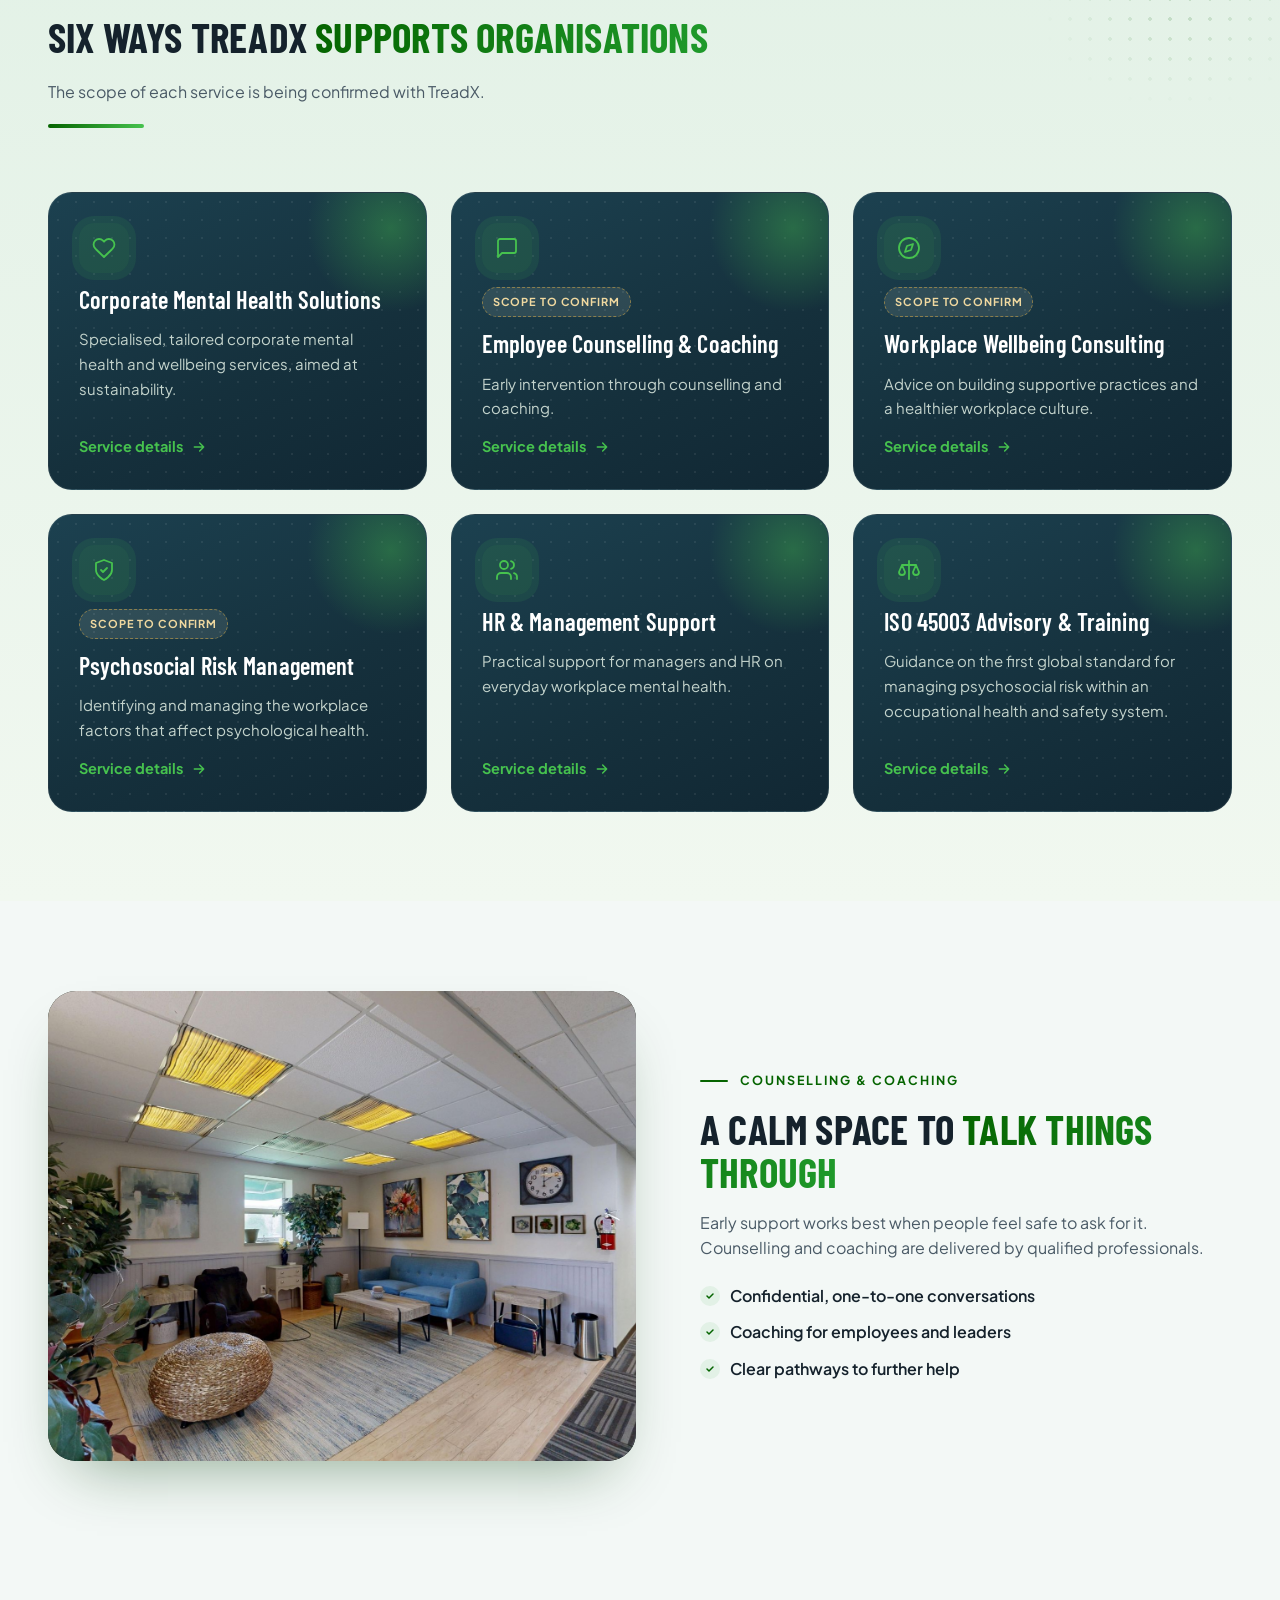
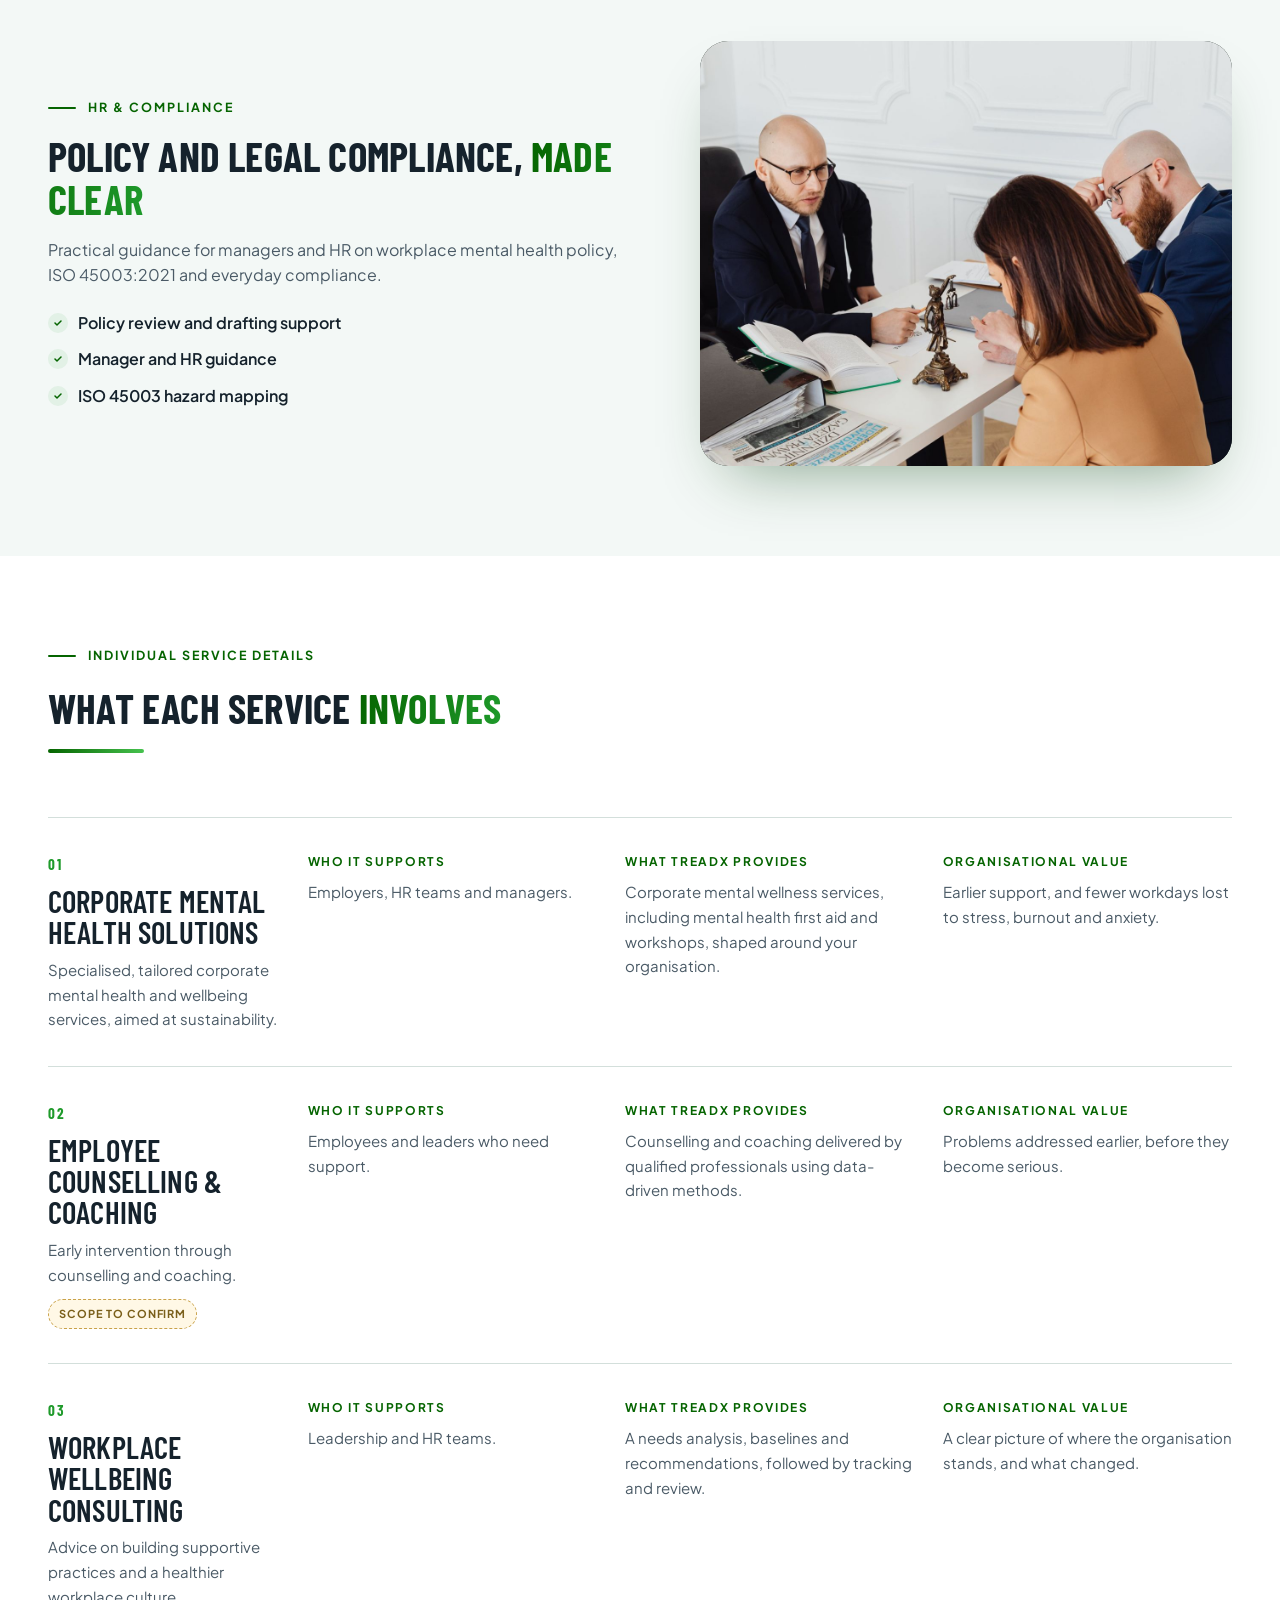
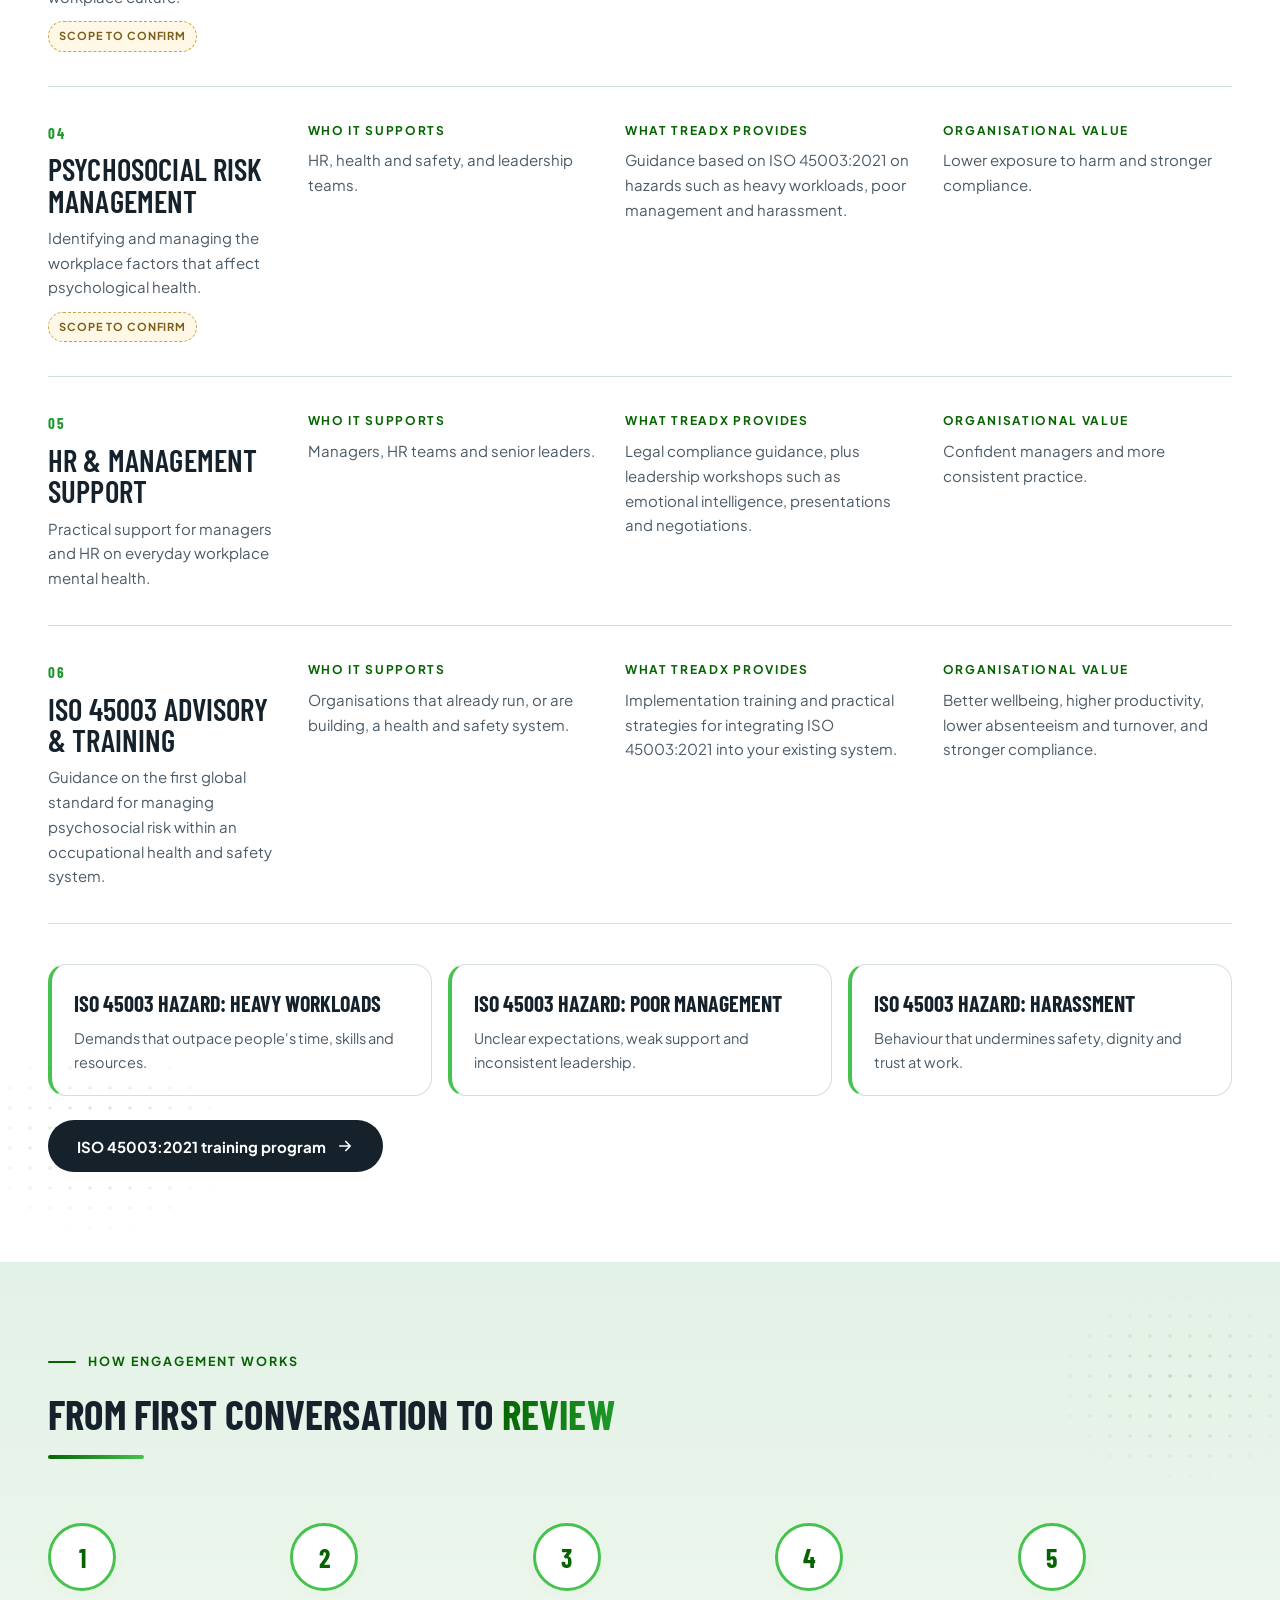
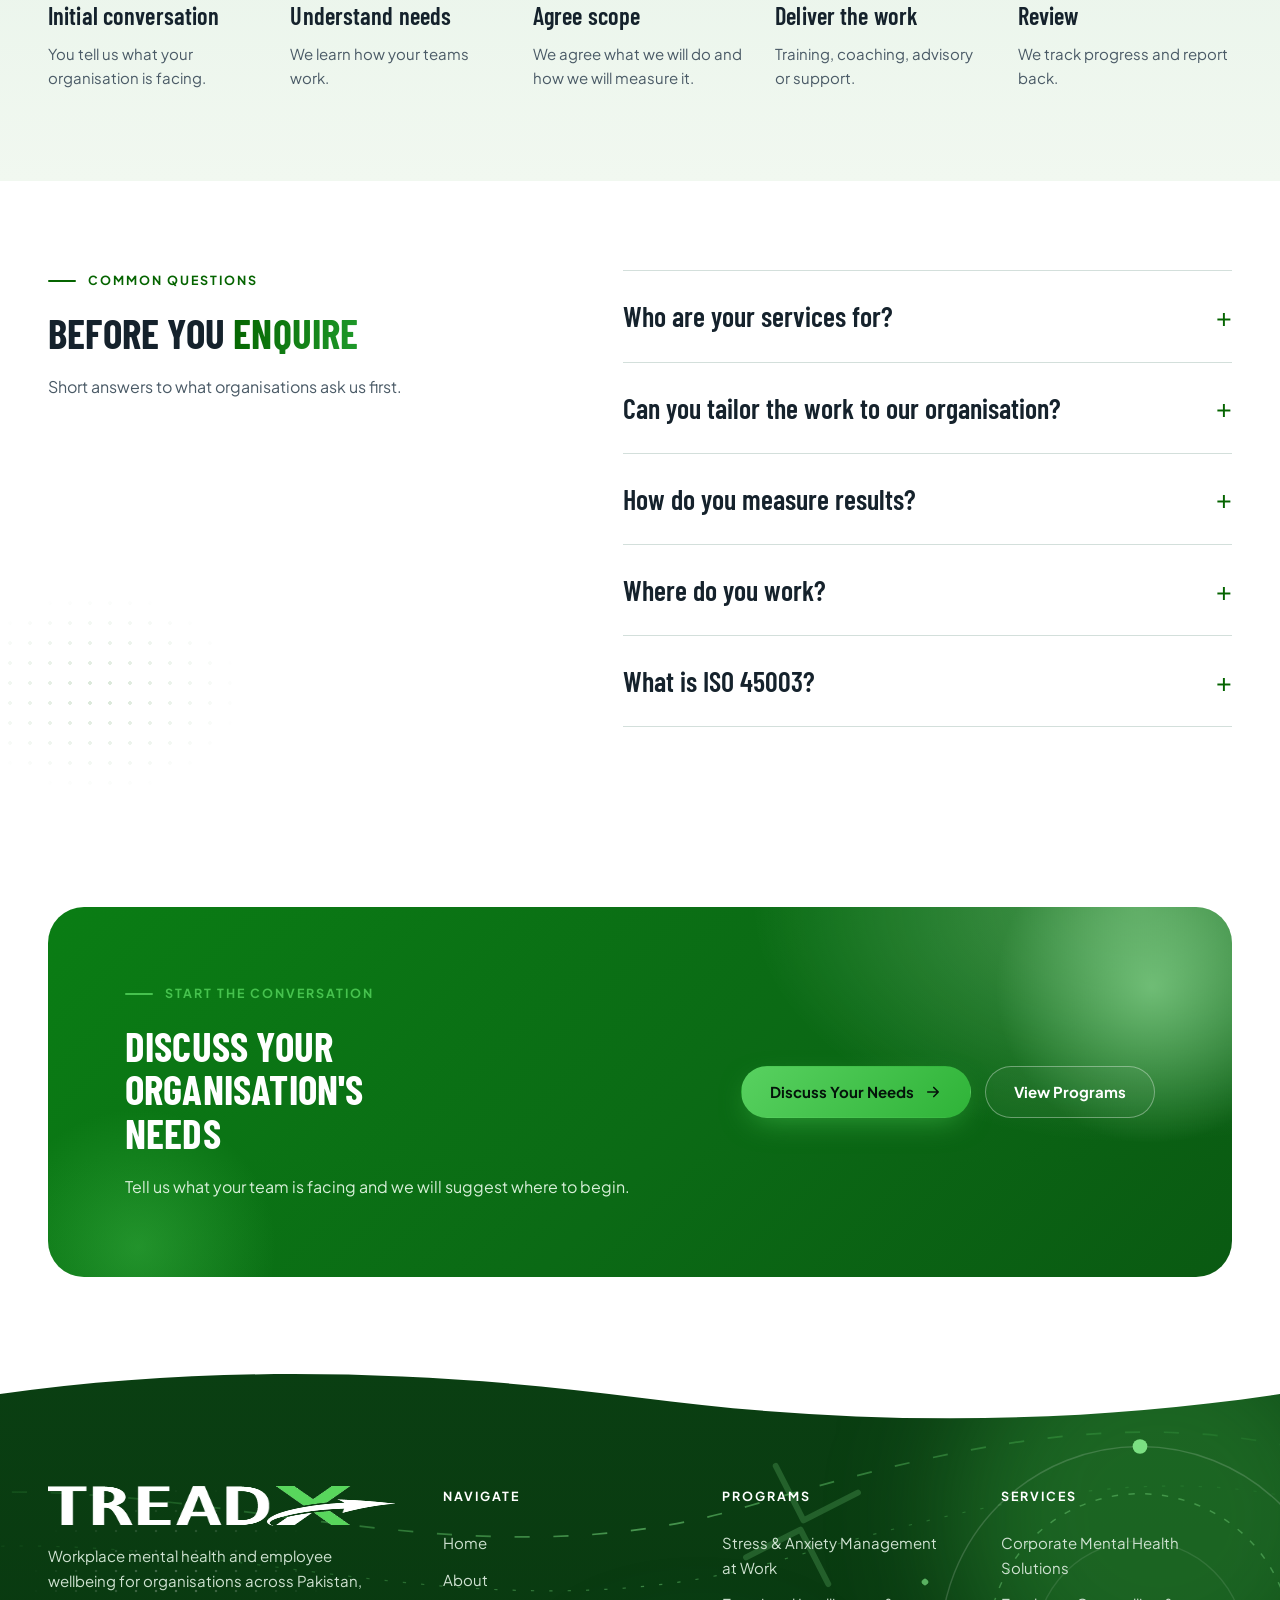
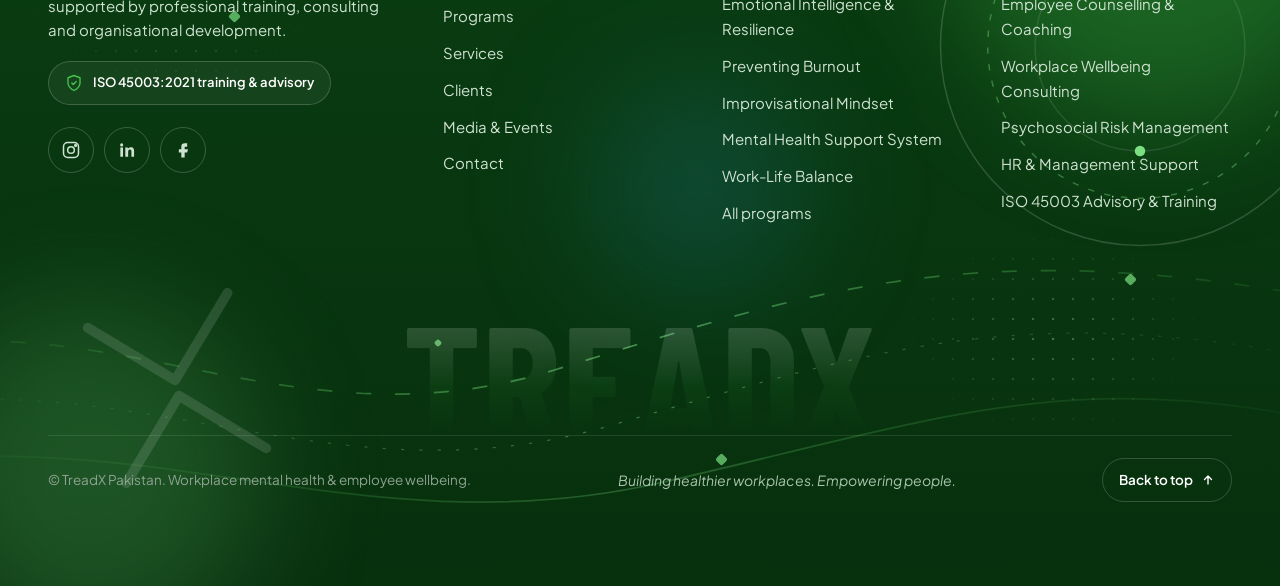
<file: services.html>
<!doctype html>
<html lang="en">
<head>
<meta charset="utf-8">
<meta name="viewport" content="width=device-width,initial-scale=1">
<title>TreadX Services | TreadX</title>
<meta name="description" content="TreadX: organizational mental health and training for workplaces in Pakistan.">
<link rel="icon" href="/treadx-logo.png">
<link rel="preconnect" href="https://fonts.googleapis.com"><link rel="preconnect" href="https://fonts.gstatic.com" crossorigin><link href="https://fonts.googleapis.com/css2?family=Barlow+Condensed:wght@500;600;700&family=Plus+Jakarta+Sans:wght@400;500;600;700&display=swap" rel="stylesheet">
<link rel="stylesheet" href="/site.css">
<style>body{margin:0;font-family:'Plus Jakarta Sans',system-ui,sans-serif}</style>
</head>
<body id="top">



<header class="hdr"><div class="wrap hdr-in">
<a class="logo" href="/" aria-label="TreadX home"><img src="/treadx-logo.png" alt="TreadX"></a>
<nav class="nav" aria-label="Main">
<a href="/">Home</a>
<a href="/about">About</a>
<a href="/programs">Programs</a>
<a href="/services" aria-current="page">Services</a>
<a href="/clients">Clients</a>
<a href="/media">Media &amp; Events</a>
<a href="/contact">Contact</a>
</nav>
<a class="btn btn-primary btn-sm hdr-cta" href="/contact">Enquire</a>
<details class="nav-m"><summary>Menu</summary><div class="panel">
<a href="/">Home</a>
<a href="/about">About</a>
<a href="/programs">Programs</a>
<a href="/services" aria-current="page">Services</a>
<a href="/clients">Clients</a>
<a href="/media">Media &amp; Events</a>
<a href="/contact">Contact</a>
<a href="/contact">Enquire now</a>
</div></details>
</div></header>

<main>

<section class="phero">
<div class="wrap ph-grid">
<div class="ph-text"><div class="crumbs hero-in"><a href="/">Home</a><span>/</span><span>Services</span></div>
<span class="eyebrow hero-in d1">Workplace wellbeing &amp; organisational solutions</span>
<h1 class="hero-in d1">Support for the <span class='grad'>whole organisation</span></h1>
<p class="lead hero-in d2">Professional solutions TreadX provides to organisations. Distinct from our training catalogue: services shape how your organisation supports its people.</p>
<div class="btn-row hero-in d3"><a class="btn btn-primary" href="/contact">Discuss Your Needs <svg viewBox="0 0 24 24" fill="none" stroke="currentColor" stroke-width="2.2" stroke-linecap="round" stroke-linejoin="round" aria-hidden="true"><path d="M5 12h14M13 6l6 6-6 6"/></svg></a><a class="btn btn-ghost" href="/programs">View Programs</a></div></div>
<div class="frame hero-in d2"><div class="pic"><img class="photo" src="/meeting-room.jpg" alt="TreadX team in a partner meeting" style="object-position: 50% 35%;"></div></div>
</div>
</section>

<section class="sec">
<div class="wrap">
<div class="sec-head rv"><span class="eyebrow">Why organisations seek support</span><h2>Silence is the <span class='grad-d'>expensive</span> part</h2><p class="lead">Many people struggle quietly while organisations lose workdays. Supportive practices change that.</p></div>
<div class="grid g3">
<div class="card has-media rv"><div class="card-media"><img class="photo" src="/burnout-desk.jpg" alt="An employee overwhelmed by paperwork at a desk" loading="lazy" style="object-position: 50% 40%;"></div><div class="ico"><svg viewBox="0 0 24 24" fill="none" stroke="currentColor" stroke-width="1.8" stroke-linecap="round" stroke-linejoin="round" aria-hidden="true"><path d="M12 22c4 0 7-2.8 7-7 0-3-2-5-3-7-1 2-2 3-3 3 0-3-1-6-4-8 0 4-4 6-4 12 0 4 3 7 7 7z"/></svg></div><h3>Stress and burnout</h3><p>Millions of workdays are lost each year to burnout, work-related stress, depression and anxiety.</p></div>
<div class="card has-media rv d1"><div class="card-media"><img class="photo" src="/documents-meeting.jpg" alt="Two colleagues going through documents together" loading="lazy" style="object-position: 50% 40%;"></div><div class="ico"><svg viewBox="0 0 24 24" fill="none" stroke="currentColor" stroke-width="1.8" stroke-linecap="round" stroke-linejoin="round" aria-hidden="true"><path d="M12 22s8-4 8-10V5l-8-3-8 3v7c0 6 8 10 8 10z"/><path d="M9 12l2 2 4-4"/></svg></div><h3>Psychosocial risks</h3><p>Heavy workloads, poor management and harassment are hazards that put people at risk.</p></div>
<div class="card has-media rv d2"><div class="card-media"><img class="photo" src="/group-talk.jpg" alt="A group of colleagues talking in a meeting" loading="lazy" style="object-position: 50% 40%;"></div><div class="ico"><svg viewBox="0 0 24 24" fill="none" stroke="currentColor" stroke-width="1.8" stroke-linecap="round" stroke-linejoin="round" aria-hidden="true"><path d="M16 21v-2a4 4 0 0 0-4-4H6a4 4 0 0 0-4 4v2"/><circle cx="9" cy="7" r="4"/><path d="M22 21v-2a4 4 0 0 0-3-3.87"/><path d="M16 3.13a4 4 0 0 1 0 7.75"/></svg></div><h3>Missing support practices</h3><p>Few workplaces have qualified help, clear pathways or policies that make support the norm.</p></div>
</div>
</div>
</section>

<section class="sec sec-mint">
<div class="wrap">
<div class="sec-head rv"><span class="eyebrow">Service overview</span><h2>Six ways TreadX <span class='grad-d'>supports organisations</span></h2><p class="lead">The scope of each service is being confirmed with TreadX.</p></div>
<div class="grid g3"><div class="svc rv"><div class="si"><svg viewBox="0 0 24 24" fill="none" stroke="currentColor" stroke-width="1.8" stroke-linecap="round" stroke-linejoin="round" aria-hidden="true"><path d="M20.8 4.6a5.5 5.5 0 0 0-7.8 0L12 5.7l-1-1.1a5.5 5.5 0 0 0-7.8 7.8l1 1.1L12 21l7.8-7.5 1-1.1a5.5 5.5 0 0 0 0-7.8z"/></svg></div><h3>Corporate Mental Health Solutions</h3><p>Specialised, tailored corporate mental health and wellbeing services, aimed at sustainability.</p><a class="link" href="#s1">Service details <svg width="16" height="16" viewBox="0 0 24 24" fill="none" stroke="currentColor" stroke-width="2.2" stroke-linecap="round" stroke-linejoin="round" aria-hidden="true"><path d="M5 12h14M13 6l6 6-6 6"/></svg></a></div><div class="svc rv d1"><div class="si"><svg viewBox="0 0 24 24" fill="none" stroke="currentColor" stroke-width="1.8" stroke-linecap="round" stroke-linejoin="round" aria-hidden="true"><path d="M21 15a2 2 0 0 1-2 2H7l-4 4V5a2 2 0 0 1 2-2h14a2 2 0 0 1 2 2z"/></svg></div><span class='tbc'>Scope to confirm</span><h3>Employee Counselling &amp; Coaching</h3><p>Early intervention through counselling and coaching.</p><a class="link" href="#s2">Service details <svg width="16" height="16" viewBox="0 0 24 24" fill="none" stroke="currentColor" stroke-width="2.2" stroke-linecap="round" stroke-linejoin="round" aria-hidden="true"><path d="M5 12h14M13 6l6 6-6 6"/></svg></a></div><div class="svc rv d2"><div class="si"><svg viewBox="0 0 24 24" fill="none" stroke="currentColor" stroke-width="1.8" stroke-linecap="round" stroke-linejoin="round" aria-hidden="true"><circle cx="12" cy="12" r="10"/><path d="M16 8l-2 6-6 2 2-6z"/></svg></div><span class='tbc'>Scope to confirm</span><h3>Workplace Wellbeing Consulting</h3><p>Advice on building supportive practices and a healthier workplace culture.</p><a class="link" href="#s3">Service details <svg width="16" height="16" viewBox="0 0 24 24" fill="none" stroke="currentColor" stroke-width="2.2" stroke-linecap="round" stroke-linejoin="round" aria-hidden="true"><path d="M5 12h14M13 6l6 6-6 6"/></svg></a></div><div class="svc rv"><div class="si"><svg viewBox="0 0 24 24" fill="none" stroke="currentColor" stroke-width="1.8" stroke-linecap="round" stroke-linejoin="round" aria-hidden="true"><path d="M12 22s8-4 8-10V5l-8-3-8 3v7c0 6 8 10 8 10z"/><path d="M9 12l2 2 4-4"/></svg></div><span class='tbc'>Scope to confirm</span><h3>Psychosocial Risk Management</h3><p>Identifying and managing the workplace factors that affect psychological health.</p><a class="link" href="#s4">Service details <svg width="16" height="16" viewBox="0 0 24 24" fill="none" stroke="currentColor" stroke-width="2.2" stroke-linecap="round" stroke-linejoin="round" aria-hidden="true"><path d="M5 12h14M13 6l6 6-6 6"/></svg></a></div><div class="svc rv d1"><div class="si"><svg viewBox="0 0 24 24" fill="none" stroke="currentColor" stroke-width="1.8" stroke-linecap="round" stroke-linejoin="round" aria-hidden="true"><path d="M16 21v-2a4 4 0 0 0-4-4H6a4 4 0 0 0-4 4v2"/><circle cx="9" cy="7" r="4"/><path d="M22 21v-2a4 4 0 0 0-3-3.87"/><path d="M16 3.13a4 4 0 0 1 0 7.75"/></svg></div><h3>HR &amp; Management Support</h3><p>Practical support for managers and HR on everyday workplace mental health.</p><a class="link" href="#s5">Service details <svg width="16" height="16" viewBox="0 0 24 24" fill="none" stroke="currentColor" stroke-width="2.2" stroke-linecap="round" stroke-linejoin="round" aria-hidden="true"><path d="M5 12h14M13 6l6 6-6 6"/></svg></a></div><div class="svc rv d2"><div class="si"><svg viewBox="0 0 24 24" fill="none" stroke="currentColor" stroke-width="1.8" stroke-linecap="round" stroke-linejoin="round" aria-hidden="true"><path d="M12 3v18M5 7h14M5 7l-3 7a3 3 0 0 0 6 0zM19 7l-3 7a3 3 0 0 0 6 0z"/></svg></div><h3>ISO 45003 Advisory &amp; Training</h3><p>Guidance on the first global standard for managing psychosocial risk within an occupational health and safety system.</p><a class="link" href="#s6">Service details <svg width="16" height="16" viewBox="0 0 24 24" fill="none" stroke="currentColor" stroke-width="2.2" stroke-linecap="round" stroke-linejoin="round" aria-hidden="true"><path d="M5 12h14M13 6l6 6-6 6"/></svg></a></div></div>
</div>
</section>

<section class="sec"><div class="wrap"><div class="feat"><div class="pic rv-x"><img class="photo" src="/calm-lounge.jpg" alt="A calm, plant-filled lounge area for quiet conversations" loading="lazy" style="object-position: 50% 80%;"></div><div class="stack rv d1"><span class="eyebrow">Counselling &amp; coaching</span><h2>A calm space to <span class='grad-d'>talk things through</span></h2><p class="lead">Early support works best when people feel safe to ask for it. Counselling and coaching are delivered by qualified professionals.</p><ul class="ticks"><li>Confidential, one-to-one conversations</li><li>Coaching for employees and leaders</li><li>Clear pathways to further help</li></ul></div></div></div></section>
<section class="sec"><div class="wrap"><div class="feat rev"><div class="pic rv-x"><img class="photo" src="/advisory-meeting.jpg" alt="An advisory meeting about policy and compliance" loading="lazy" style="object-position: 50% 40%;"></div><div class="stack rv d1"><span class="eyebrow">HR &amp; compliance</span><h2>Policy and legal compliance, <span class='grad-d'>made clear</span></h2><p class="lead">Practical guidance for managers and HR on workplace mental health policy, ISO 45003:2021 and everyday compliance.</p><ul class="ticks"><li>Policy review and drafting support</li><li>Manager and HR guidance</li><li>ISO 45003 hazard mapping</li></ul></div></div></div></section>

<section class="sec sec-white">
<div class="wrap">
<div class="sec-head rv"><span class="eyebrow">Individual service details</span><h2>What each service <span class='grad-d'>involves</span></h2></div>
<div><div class="sdet" id="s1"><div><span class="no">01</span><h3>Corporate Mental Health Solutions</h3><p style="margin-top:10px;">Specialised, tailored corporate mental health and wellbeing services, aimed at sustainability.</p></div><div><h4>Who it supports</h4><p>Employers, HR teams and managers.</p></div><div><h4>What TreadX provides</h4><p>Corporate mental wellness services, including mental health first aid and workshops, shaped around your organisation.</p></div><div><h4>Organisational value</h4><p>Earlier support, and fewer workdays lost to stress, burnout and anxiety.</p></div></div><div class="sdet" id="s2"><div><span class="no">02</span><h3>Employee Counselling &amp; Coaching</h3><p style="margin-top:10px;">Early intervention through counselling and coaching.</p><span class='tbc' style='margin-top:12px;'>Scope to confirm</span></div><div><h4>Who it supports</h4><p>Employees and leaders who need support.</p></div><div><h4>What TreadX provides</h4><p>Counselling and coaching delivered by qualified professionals using data-driven methods.</p></div><div><h4>Organisational value</h4><p>Problems addressed earlier, before they become serious.</p></div></div><div class="sdet" id="s3"><div><span class="no">03</span><h3>Workplace Wellbeing Consulting</h3><p style="margin-top:10px;">Advice on building supportive practices and a healthier workplace culture.</p><span class='tbc' style='margin-top:12px;'>Scope to confirm</span></div><div><h4>Who it supports</h4><p>Leadership and HR teams.</p></div><div><h4>What TreadX provides</h4><p>A needs analysis, baselines and recommendations, followed by tracking and review.</p></div><div><h4>Organisational value</h4><p>A clear picture of where the organisation stands, and what changed.</p></div></div><div class="sdet" id="s4"><div><span class="no">04</span><h3>Psychosocial Risk Management</h3><p style="margin-top:10px;">Identifying and managing the workplace factors that affect psychological health.</p><span class='tbc' style='margin-top:12px;'>Scope to confirm</span></div><div><h4>Who it supports</h4><p>HR, health and safety, and leadership teams.</p></div><div><h4>What TreadX provides</h4><p>Guidance based on ISO 45003:2021 on hazards such as heavy workloads, poor management and harassment.</p></div><div><h4>Organisational value</h4><p>Lower exposure to harm and stronger compliance.</p></div></div><div class="sdet" id="s5"><div><span class="no">05</span><h3>HR &amp; Management Support</h3><p style="margin-top:10px;">Practical support for managers and HR on everyday workplace mental health.</p></div><div><h4>Who it supports</h4><p>Managers, HR teams and senior leaders.</p></div><div><h4>What TreadX provides</h4><p>Legal compliance guidance, plus leadership workshops such as emotional intelligence, presentations and negotiations.</p></div><div><h4>Organisational value</h4><p>Confident managers and more consistent practice.</p></div></div><div class="sdet" id="s6"><div><span class="no">06</span><h3>ISO 45003 Advisory &amp; Training</h3><p style="margin-top:10px;">Guidance on the first global standard for managing psychosocial risk within an occupational health and safety system.</p></div><div><h4>Who it supports</h4><p>Organisations that already run, or are building, a health and safety system.</p></div><div><h4>What TreadX provides</h4><p>Implementation training and practical strategies for integrating ISO 45003:2021 into your existing system.</p></div><div><h4>Organisational value</h4><p>Better wellbeing, higher productivity, lower absenteeism and turnover, and stronger compliance.</p></div></div></div>
<div class="hz rv" style="margin-top: 40px;">
<div><b>ISO 45003 hazard: heavy workloads</b><span>Demands that outpace people's time, skills and resources.</span></div>
<div><b>ISO 45003 hazard: poor management</b><span>Unclear expectations, weak support and inconsistent leadership.</span></div>
<div><b>ISO 45003 hazard: harassment</b><span>Behaviour that undermines safety, dignity and trust at work.</span></div>
</div>
<div class="btn-row" style="margin-top: 24px;"><a class="btn btn-dark" href="/programs#iso">ISO 45003:2021 training program <svg viewBox="0 0 24 24" fill="none" stroke="currentColor" stroke-width="2.2" stroke-linecap="round" stroke-linejoin="round" aria-hidden="true"><path d="M5 12h14M13 6l6 6-6 6"/></svg></a></div>
</div>
</section>

<section class="sec sec-mint">
<div class="wrap">
<div class="sec-head rv"><span class="eyebrow">How engagement works</span><h2>From first conversation to <span class='grad-d'>review</span></h2></div>
<div class="flow" style="--cols:5">
<div class="st rv"><div class="dot">1</div><h3>Initial conversation</h3><p>You tell us what your organisation is facing.</p></div>
<div class="st rv d1"><div class="dot">2</div><h3>Understand needs</h3><p>We learn how your teams work.</p></div>
<div class="st rv d2"><div class="dot">3</div><h3>Agree scope</h3><p>We agree what we will do and how we will measure it.</p></div>
<div class="st rv d3"><div class="dot">4</div><h3>Deliver the work</h3><p>Training, coaching, advisory or support.</p></div>
<div class="st rv d3"><div class="dot">5</div><h3>Review</h3><p>We track progress and report back.</p></div>
</div>
</div>
</section>

<section class="sec sec-white">
<div class="wrap split">
<div class="sticky stack rv-x"><span class="eyebrow">Common questions</span><h2>Before you <span class="grad-d">enquire</span></h2><p class="lead">Short answers to what organisations ask us first.</p></div>
<div class="acc rv"><details><summary>Who are your services for?</summary><p>Employers, HR teams, managers and whole organisations. Programs are for employees and leaders; services support the organisation itself.</p></details><details><summary>Can you tailor the work to our organisation?</summary><p>Yes. We start with a needs analysis and shape the work around your people, your pressures and your goals.</p></details><details><summary>How do you measure results?</summary><p>We track baselines and performance before and after our services, so the change is tangible and measurable.</p></details><details><summary>Where do you work?</summary><p>We have delivered sessions and events in Lahore, Karachi, Islamabad and Rawalpindi. Tell us your location and we will confirm the format.</p></details><details><summary>What is ISO 45003?</summary><p>It is the first global standard for managing psychosocial risk at work. We offer advisory support and training on putting it into practice.</p></details></div>
</div>
</section>

<section class="cta-wrap sec-white" style="padding-top: clamp(56px,7vw,96px);">
<div class="wrap">
<div class="cta rv">
<div class="stack" style="gap: 20px;">
<span class="eyebrow">Start the conversation</span>
<h2>Discuss your organisation's needs</h2>
<p class="lead">Tell us what your team is facing and we will suggest where to begin.</p>
</div>
<div class="btn-row"><a class="btn btn-primary" href="/contact">Discuss Your Needs <svg viewBox="0 0 24 24" fill="none" stroke="currentColor" stroke-width="2.2" stroke-linecap="round" stroke-linejoin="round" aria-hidden="true"><path d="M5 12h14M13 6l6 6-6 6"/></svg></a><a class="btn btn-ghost" href="/programs">View Programs</a></div>
</div>
</div>
</section>

</main>

<footer class="ftr">
<div class="ftr-art" aria-hidden="true">
<svg class="fa-lines" viewBox="0 0 1440 760" preserveAspectRatio="xMidYMid slice"><defs><linearGradient id="fg1" x1="0" x2="1"><stop offset="0" stop-color="#46c24e" stop-opacity="0"/><stop offset=".5" stop-color="#7be082" stop-opacity=".55"/><stop offset="1" stop-color="#46c24e" stop-opacity="0"/></linearGradient></defs>
<path class="l1" d="M-40 560C200 470 380 640 640 560S1060 420 1480 520"/>
<path class="l2" d="M-40 610C220 530 420 690 690 612S1110 480 1480 580"/>
<path class="l3" d="M-40 660C240 590 450 730 740 664S1150 540 1480 640"/>
<path class="l4" d="M-40 140C240 60 520 220 820 130S1260 40 1480 120"/>
<path class="l5" d="M-40 190C260 110 540 270 850 180S1280 90 1480 170"/></svg>
<span class="fa-orb o1"></span><span class="fa-orb o2"></span><span class="fa-orb o3"></span>
<span class="fa-dots d1"></span><span class="fa-dots d2"></span>
<svg class="fa-rings" viewBox="0 0 400 400"><circle cx="200" cy="200" r="190"/><circle cx="200" cy="200" r="145" class="r2"/><circle cx="200" cy="200" r="100" class="r3"/><circle cx="200" cy="10" r="7" class="dot"/><circle cx="345" cy="200" r="6" class="dot"/><circle cx="200" cy="300" r="5" class="dot"/></svg>
<svg class="fa-x x1" viewBox="0 0 100 100"><path d="M14 10L50 46 86 10M14 90L50 54 86 90"/></svg>
<svg class="fa-x x2" viewBox="0 0 100 100"><path d="M14 10L50 46 86 10M14 90L50 54 86 90"/></svg>
<i class="fa-sp s1"></i><i class="fa-sp s2"></i><i class="fa-sp s3"></i><i class="fa-sp s4"></i><i class="fa-sp s5"></i>
</div>
<svg class="ftr-wave" viewBox="0 0 1440 60" preserveAspectRatio="none" aria-hidden="true"><path d="M0 0H1440V30C1200 64 960 64 720 34S240 -2 0 30Z"/></svg>
<div class="wrap ftr-main"><div class="ftr-grid">
<div class="brand"><img src="/treadx-logo-light.png" alt="TreadX" style="height: 40px; width: auto; display: block;">
<p>Workplace mental health and employee wellbeing for organisations across Pakistan, supported by professional training, consulting and organisational development.</p>
<a class="iso" href="/services"><svg viewBox="0 0 24 24" fill="none" stroke="currentColor" stroke-width="1.8" stroke-linecap="round" stroke-linejoin="round" aria-hidden="true"><path d="M12 22s8-4 8-10V5l-8-3-8 3v7c0 6 8 10 8 10z"/><path d="M9 12l2 2 4-4"/></svg>ISO 45003:2021 training &amp; advisory</a>
<div class="social">
<a href="https://www.instagram.com/treadxp/" aria-label="TreadX on Instagram"><svg viewBox="0 0 24 24" fill="none" stroke="currentColor" stroke-width="1.8" stroke-linecap="round" stroke-linejoin="round" aria-hidden="true"><rect x="3" y="3" width="18" height="18" rx="5"/><circle cx="12" cy="12" r="4"/><circle cx="17.5" cy="6.5" r="1" fill="currentColor"/></svg></a>
<a href="https://www.linkedin.com/company/treadx-pakistan" aria-label="TreadX on LinkedIn"><svg viewBox="0 0 24 24" fill="currentColor" aria-hidden="true"><path d="M4 9h3.2v11H4zM5.6 4a1.85 1.85 0 1 1 0 3.7 1.85 1.85 0 0 1 0-3.7zM10 9h3v1.6c.5-1 1.8-1.9 3.6-1.9 3.3 0 3.9 2.1 3.9 4.9V20h-3.2v-5.7c0-1.4 0-2.9-1.8-2.9s-2.1 1.4-2.1 2.8V20H10z"/></svg></a>
<a href="https://www.facebook.com/" aria-label="TreadX on Facebook"><svg viewBox="0 0 24 24" fill="currentColor" aria-hidden="true"><path d="M14 8h3V4h-3a4 4 0 0 0-4 4v3H7v4h3v6h4v-6h3l1-4h-4V8.5c0-.3.2-.5.5-.5z"/></svg></a>
</div></div>
<div><h4>Navigate</h4><a href="/">Home</a><a href="/about">About</a><a href="/programs">Programs</a><a href="/services">Services</a><a href="/clients">Clients</a><a href="/media">Media &amp; Events</a><a href="/contact">Contact</a></div>
<div><h4>Programs</h4><a href="/programs#stress">Stress &amp; Anxiety Management at Work</a><a href="/programs#ei">Emotional Intelligence &amp; Resilience</a><a href="/programs#burn">Preventing Burnout</a><a href="/programs#imp">Improvisational Mindset</a><a href="/programs#mhss">Mental Health Support System</a><a href="/programs#wlb">Work-Life Balance</a><a href="/programs">All programs</a></div>
<div><h4>Services</h4><a href="/services">Corporate Mental Health Solutions</a><a href="/services">Employee Counselling &amp; Coaching</a><a href="/services">Workplace Wellbeing Consulting</a><a href="/services">Psychosocial Risk Management</a><a href="/services">HR &amp; Management Support</a><a href="/services">ISO 45003 Advisory &amp; Training</a></div>
</div></div>
<div class="ftr-mark" aria-hidden="true">TreadX</div>
<div class="wrap"><div class="ftr-bottom"><span>&copy; TreadX Pakistan. Workplace mental health &amp; employee wellbeing.</span><span class="ftr-tag">Building healthier workplaces. Empowering people.</span><a class="totop" href="#">Back to top <svg width="14" height="14" viewBox="0 0 24 24" fill="none" stroke="currentColor" stroke-width="2.4" stroke-linecap="round" stroke-linejoin="round" aria-hidden="true"><path d="M12 19V5M6 11l6-6 6 6"/></svg></a></div></div>
</footer>
<a class="fab" href="/contact" aria-label="Enquire with TreadX"><svg viewBox="0 0 24 24" fill="none" stroke="currentColor" stroke-width="1.8" stroke-linecap="round" stroke-linejoin="round" aria-hidden="true"><path d="M21 15a2 2 0 0 1-2 2H7l-4 4V5a2 2 0 0 1 2-2h14a2 2 0 0 1 2 2z"/></svg><span>Enquire</span></a>


</body>
</html>
</file>
<file: site.css>
/* TreadX site design system — shared by every Site-*.dc.html page */
:root{
  --ink:#0a0f0b; --ink2:#111a13; --forest:#04290a; --brand:#056400; --leaf:#46c24e; --leaf-d:#1f9a2b;
  --mint:#e4f2e3; --paper:#f5f8f4; --white:#fff; --line:#d6e0d4; --muted:#45514a; --mutedd:#b9c9bb;
  --radius:22px; --ease:cubic-bezier(.2,.7,.2,1);
  --shadow:0 1px 2px rgba(10,15,11,.06),0 18px 40px -18px rgba(10,15,11,.22);
}
*{box-sizing:border-box}
html{scroll-behavior:smooth}
body{margin:0;font-family:'Plus Jakarta Sans',system-ui,sans-serif;color:var(--ink);background:var(--paper);line-height:1.65;font-size:16px;-webkit-font-smoothing:antialiased}
img{max-width:100%}
a{color:inherit}
h1,h2,h3,h4{font-family:'Barlow Condensed','Arial Narrow',sans-serif;margin:0;font-weight:700;letter-spacing:.005em}
h1,h2{text-transform:uppercase;line-height:.92}
h1{font-size:clamp(50px,8.2vw,116px)}
h2{font-size:clamp(40px,5.2vw,72px)}
h3{font-size:clamp(24px,2.2vw,30px);line-height:1.08;font-weight:600}
p{margin:0}
.lead{font-size:clamp(17px,1.5vw,20px);line-height:1.6;color:var(--muted);max-width:60ch}
.on-dark .lead,.hero .lead,.phero .lead{color:var(--mutedd)}
.grad{background:linear-gradient(100deg,#8cf08f 0%,#46c24e 55%,#b5f2b8 100%);-webkit-background-clip:text;background-clip:text;color:transparent}
.grad-d{background:linear-gradient(100deg,#056400 0%,#1f9a2b 100%);-webkit-background-clip:text;background-clip:text;color:transparent}

.wrap{max-width:1280px;margin:0 auto;padding:0 clamp(20px,4vw,48px)}
.sec{padding:clamp(72px,9vw,128px) 0}
.sec-white{background:#fff}
.sec-mint{background:linear-gradient(180deg,var(--mint),#f1f8f0)}
.on-dark{background:var(--ink);color:#fff}
.sec-head{display:flex;flex-direction:column;gap:20px;margin-bottom:clamp(40px,5vw,64px);max-width:820px}
.eyebrow{display:inline-flex;align-items:center;gap:12px;font-size:12.5px;font-weight:700;letter-spacing:.16em;text-transform:uppercase;color:var(--brand)}
.eyebrow::before{content:"";width:28px;height:2px;background:currentColor;border-radius:2px}
.on-dark .eyebrow,.hero .eyebrow,.phero .eyebrow,.cta .eyebrow{color:var(--leaf)}

/* header */
.hdr{position:sticky;top:0;z-index:60;background:rgba(7,12,8,.8);backdrop-filter:blur(16px) saturate(150%);-webkit-backdrop-filter:blur(16px) saturate(150%);border-bottom:1px solid rgba(255,255,255,.08)}
.hdr-in{display:flex;align-items:center;justify-content:space-between;gap:24px;height:76px}
.logo{display:flex;align-items:center;flex:0 0 auto}
.logo img{height:32px;width:auto;display:block}
.nav{display:flex;align-items:center;gap:clamp(18px,2.4vw,36px)}
.nav a{position:relative;color:#d8e4d9;text-decoration:none;font-weight:600;font-size:14.5px;padding:8px 0;transition:color .25s}
.nav a::after{content:"";position:absolute;left:0;right:0;bottom:0;height:2px;background:var(--leaf);transform:scaleX(0);transform-origin:0 50%;transition:transform .35s var(--ease)}
.nav a:hover,.nav a[aria-current]{color:#fff}
.nav a:hover::after,.nav a[aria-current]::after{transform:scaleX(1)}
.hdr-cta{flex:0 0 auto}
.nav-m{display:none;position:relative}
.nav-m summary{list-style:none;cursor:pointer;color:#fff;font-weight:700;font-size:14px;padding:12px 18px;border:1.5px solid rgba(255,255,255,.3);border-radius:999px;min-height:44px;display:flex;align-items:center}
.nav-m summary::-webkit-details-marker{display:none}
.nav-m .panel{position:absolute;right:0;top:56px;width:min(300px,86vw);background:var(--ink2);border:1px solid rgba(255,255,255,.12);border-radius:18px;padding:12px;display:flex;flex-direction:column;box-shadow:0 30px 60px -20px rgba(0,0,0,.6)}
.nav-m .panel a{color:#fff;text-decoration:none;font-weight:600;padding:14px 16px;border-radius:12px;min-height:44px}
.nav-m .panel a:hover,.nav-m .panel a[aria-current]{background:rgba(255,255,255,.08)}
@media (max-width:1000px){.nav,.hdr-cta{display:none}.nav-m{display:block}}

/* buttons */
.btn{display:inline-flex;align-items:center;justify-content:center;gap:10px;min-height:52px;padding:0 28px;border-radius:999px;font:700 15px/1 'Plus Jakarta Sans',system-ui,sans-serif;text-decoration:none;cursor:pointer;border:1.5px solid transparent;transition:transform .3s var(--ease),box-shadow .3s,background .3s,color .3s}
.btn svg{width:18px;height:18px;transition:transform .3s var(--ease)}
.btn:hover{transform:translateY(-2px)}
.btn:hover svg{transform:translateX(4px)}
.btn-primary{background:linear-gradient(135deg,#58d160 0%,#2fb338 100%);color:#04140a;box-shadow:0 10px 30px -10px rgba(70,194,78,.7)}
.btn-primary:hover{box-shadow:0 16px 40px -10px rgba(70,194,78,.9)}
.btn-ghost{color:#fff;border-color:rgba(255,255,255,.35);background:rgba(255,255,255,.04)}
.btn-ghost:hover{background:rgba(255,255,255,.12)}
.btn-dark{background:var(--ink);color:#fff}
.btn-dark:hover{box-shadow:0 14px 30px -12px rgba(10,15,11,.6)}
.btn-line{border-color:var(--ink);color:var(--ink)}
.btn-line:hover{background:var(--ink);color:#fff}
.btn-sm{min-height:44px;padding:0 22px;font-size:14px}
.btn-row{display:flex;flex-wrap:wrap;gap:14px}

/* hero */
.hero{position:relative;overflow:hidden;color:#fff;padding:clamp(64px,9vw,128px) 0 clamp(72px,9vw,120px);background:
 radial-gradient(900px 560px at 88% -8%,rgba(20,150,34,.75) 0%,transparent 62%),
 radial-gradient(700px 520px at -6% 108%,rgba(6,100,14,.8) 0%,transparent 60%),
 linear-gradient(165deg,#052a0b 0%,#031007 55%,#020602 100%)}
.hero::before{content:"";position:absolute;inset:0;background-image:linear-gradient(rgba(255,255,255,.045) 1px,transparent 1px),linear-gradient(90deg,rgba(255,255,255,.045) 1px,transparent 1px);background-size:64px 64px;-webkit-mask-image:radial-gradient(ellipse 70% 70% at 70% 30%,#000 0%,transparent 75%);mask-image:radial-gradient(ellipse 70% 70% at 70% 30%,#000 0%,transparent 75%);pointer-events:none}
.orb{position:absolute;border-radius:50%;filter:blur(70px);pointer-events:none;animation:float 14s ease-in-out infinite}
.orb.o1{width:340px;height:340px;right:6%;top:8%;background:rgba(70,194,78,.38)}
.orb.o2{width:260px;height:260px;left:-60px;bottom:-40px;background:rgba(10,120,24,.5);animation-delay:-6s}
@keyframes float{0%,100%{transform:translate3d(0,0,0)}50%{transform:translate3d(24px,-30px,0)}}
.hero-grid{position:relative;display:grid;grid-template-columns:minmax(0,1.15fr) minmax(0,.85fr);gap:clamp(32px,5vw,72px);align-items:center}
@media (max-width:960px){.hero-grid{grid-template-columns:1fr}}
.hero-copy{display:flex;flex-direction:column;gap:28px}
.hero-art{position:relative}
.frame{position:relative;border-radius:28px;padding:1px;background:linear-gradient(150deg,rgba(140,240,143,.7),rgba(255,255,255,.08) 40%,rgba(70,194,78,.5));box-shadow:0 40px 80px -30px rgba(0,0,0,.7)}
.frame .ph{border-radius:27px;aspect-ratio:4/4.6;min-height:360px}
.ph{display:flex;align-items:center;justify-content:center;text-align:center;padding:24px;font-size:13px;font-weight:600;letter-spacing:.04em;color:rgba(255,255,255,.7);background:linear-gradient(135deg,rgba(255,255,255,.1),rgba(255,255,255,.03)),repeating-linear-gradient(45deg,rgba(255,255,255,.04) 0 14px,transparent 14px 28px);background-color:#0c1a10}
.ph-l{color:#33533a;background:linear-gradient(135deg,#eaf4e9,#dcebdb),repeating-linear-gradient(45deg,rgba(5,100,0,.05) 0 14px,transparent 14px 28px);background-color:#e4f2e3;border:1px dashed #9cbf9d}
.chip-f{position:absolute;display:flex;align-items:center;gap:12px;padding:14px 18px;border-radius:18px;background:rgba(10,20,12,.72);backdrop-filter:blur(14px);-webkit-backdrop-filter:blur(14px);border:1px solid rgba(255,255,255,.16);color:#fff;font-size:14px;font-weight:600;line-height:1.3;box-shadow:0 20px 40px -18px rgba(0,0,0,.6);animation:float 9s ease-in-out infinite}
.chip-f b{display:block;font-family:'Barlow Condensed',sans-serif;font-size:30px;line-height:1;color:var(--leaf)}
.chip-f.c1{left:-28px;bottom:48px}
.chip-f.c2{right:-12px;top:36px;animation-delay:-4s}
@media (max-width:960px){.chip-f.c1{left:12px}.chip-f.c2{right:12px}}
.hero-in{animation:up 1s var(--ease) both}
.hero-in.d1{animation-delay:.12s}.hero-in.d2{animation-delay:.24s}.hero-in.d3{animation-delay:.36s}.hero-in.d4{animation-delay:.5s}
@keyframes up{from{opacity:0;transform:translateY(36px)}to{opacity:1;transform:none}}
.hero-meta{display:flex;flex-wrap:wrap;gap:12px 28px;margin-top:8px;color:var(--mutedd);font-size:14px;font-weight:500}
.hero-meta span{display:inline-flex;align-items:center;gap:10px}
.hero-meta span::before{content:"";width:7px;height:7px;border-radius:50%;background:var(--leaf);box-shadow:0 0 0 4px rgba(70,194,78,.2)}

/* inner page hero */
.phero{position:relative;overflow:hidden;color:#fff;padding:clamp(56px,7vw,104px) 0 clamp(56px,7vw,96px);background:
 radial-gradient(760px 420px at 90% -20%,rgba(20,150,34,.7) 0%,transparent 62%),
 linear-gradient(165deg,#052a0b 0%,#031007 70%,#020602 100%)}
.phero::before{content:"";position:absolute;inset:0;background-image:linear-gradient(rgba(255,255,255,.04) 1px,transparent 1px),linear-gradient(90deg,rgba(255,255,255,.04) 1px,transparent 1px);background-size:64px 64px;-webkit-mask-image:radial-gradient(ellipse 60% 90% at 90% 0%,#000,transparent 75%);mask-image:radial-gradient(ellipse 60% 90% at 90% 0%,#000,transparent 75%);pointer-events:none}
.phero .wrap{position:relative;display:flex;flex-direction:column;gap:24px}
.crumbs{display:flex;gap:10px;font-size:13px;font-weight:600;color:var(--mutedd)}
.crumbs a{text-decoration:none}.crumbs a:hover{color:#fff}

/* marquee */
.marq-sec{background:#fff;border-bottom:1px solid var(--line);padding:30px 0;overflow:hidden}
.marq-label{font-size:12.5px;font-weight:700;letter-spacing:.16em;text-transform:uppercase;color:var(--muted);text-align:center;margin-bottom:20px}
.marq{overflow:hidden;-webkit-mask-image:linear-gradient(90deg,transparent,#000 10%,#000 90%,transparent);mask-image:linear-gradient(90deg,transparent,#000 10%,#000 90%,transparent)}
.marq-track{display:flex;gap:56px;width:max-content;animation:marq 55s linear infinite}
.marq:hover .marq-track{animation-play-state:paused}
.marq-track span{font-family:'Barlow Condensed',sans-serif;font-size:26px;font-weight:600;letter-spacing:.02em;color:#2c3a30;white-space:nowrap;display:inline-flex;align-items:center;gap:56px}
.marq-track span::after{content:"";width:8px;height:8px;border-radius:2px;background:var(--leaf);transform:rotate(45deg)}
@keyframes marq{to{transform:translateX(-50%)}}

/* grids & cards */
.grid{display:grid;gap:24px}
.g2{grid-template-columns:repeat(auto-fit,minmax(min(440px,100%),1fr))}
.g3{grid-template-columns:repeat(auto-fit,minmax(min(300px,100%),1fr))}
.g4{grid-template-columns:repeat(auto-fit,minmax(min(250px,100%),1fr))}
.card{position:relative;background:#fff;border:1px solid var(--line);border-radius:var(--radius);padding:32px;box-shadow:var(--shadow);transition:transform .4s var(--ease),box-shadow .4s var(--ease),border-color .4s;display:flex;flex-direction:column;gap:16px}
.card:hover{transform:translateY(-6px);box-shadow:0 2px 4px rgba(10,15,11,.06),0 28px 50px -20px rgba(5,100,0,.35);border-color:#a8cfa9}
.card p{color:var(--muted);font-size:15.5px}
.card .link{margin-top:auto;font-weight:700;font-size:14.5px;color:var(--brand);text-decoration:none;display:inline-flex;align-items:center;gap:8px}
.card .link:hover{text-decoration:underline}
.ico{width:52px;height:52px;border-radius:16px;display:flex;align-items:center;justify-content:center;background:linear-gradient(135deg,#e4f2e3,#cfe8cf);color:var(--brand)}
.ico svg{width:26px;height:26px}
.num{font-family:'Barlow Condensed',sans-serif;font-size:64px;line-height:.9;font-weight:700;background:linear-gradient(180deg,#46c24e,#056400);-webkit-background-clip:text;background-clip:text;color:transparent}
.card-dark{background:linear-gradient(160deg,#0f2a14,#08130b);border-color:rgba(255,255,255,.1);color:#fff;box-shadow:none}
.card-dark p{color:var(--mutedd)}
.card-dark:hover{border-color:rgba(70,194,78,.6);box-shadow:0 28px 60px -24px rgba(70,194,78,.35)}
.card-dark .ico{background:rgba(70,194,78,.14);color:var(--leaf)}
.tag{display:inline-flex;align-self:flex-start;font-size:11.5px;font-weight:700;letter-spacing:.12em;text-transform:uppercase;padding:6px 12px;border-radius:999px;background:var(--mint);color:var(--brand)}

/* split layouts */
.split{display:grid;grid-template-columns:minmax(0,.9fr) minmax(0,1.1fr);gap:clamp(32px,6vw,96px);align-items:start}
@media (max-width:960px){.split{grid-template-columns:1fr}}
.sticky{position:sticky;top:120px}
@media (max-width:960px){.sticky{position:static}}
.stack{display:flex;flex-direction:column;gap:20px}

/* horizontal scroller */
.hscroll{display:grid;grid-auto-flow:column;grid-auto-columns:min(380px,84%);gap:20px;overflow-x:auto;scroll-snap-type:x mandatory;padding:8px 2px 28px;scrollbar-width:thin;scrollbar-color:#9cbf9d transparent}
.hscroll>*{scroll-snap-align:start}

/* steps */
.steps{display:grid;grid-template-columns:repeat(auto-fit,minmax(min(240px,100%),1fr));gap:24px;counter-reset:s}
.step{position:relative;padding-top:28px;border-top:2px solid var(--line);display:flex;flex-direction:column;gap:12px}
.step::before{content:"";position:absolute;top:-2px;left:0;width:64px;height:2px;background:linear-gradient(90deg,var(--brand),var(--leaf))}
.step .n{font-family:'Barlow Condensed',sans-serif;font-size:20px;font-weight:700;color:var(--brand);letter-spacing:.08em}
.step p{color:var(--muted);font-size:15.5px}

/* quote */
.quote-box{position:relative;overflow:hidden;border-radius:32px;padding:clamp(32px,5vw,72px);color:#fff;background:radial-gradient(600px 360px at 100% 0%,rgba(20,150,34,.65),transparent 65%),linear-gradient(160deg,#08240d,#030a05);display:grid;grid-template-columns:minmax(0,.55fr) minmax(0,1.45fr);gap:clamp(24px,5vw,64px);align-items:center}
@media (max-width:860px){.quote-box{grid-template-columns:1fr}}
.quote-box blockquote{margin:0;font-family:'Barlow Condensed',sans-serif;font-weight:600;font-size:clamp(28px,3.4vw,48px);line-height:1.08;letter-spacing:.005em}
.quote-box cite{display:block;margin-top:24px;font-family:'Plus Jakarta Sans',sans-serif;font-style:normal;font-weight:700;font-size:15px;color:var(--leaf)}
.quote-box cite span{display:block;font-weight:500;color:var(--mutedd);margin-top:2px}

/* media cards */
.media{display:flex;flex-direction:column;gap:14px;text-decoration:none}
.media .ph-l{aspect-ratio:16/10;border-radius:18px;transition:transform .5s var(--ease)}
.media:hover .ph-l{transform:scale(1.02)}
.media h3{font-size:26px}
.media .meta{font-size:13.5px;color:var(--muted);font-weight:600}

/* cta */
.cta{position:relative;overflow:hidden;border-radius:36px;padding:clamp(40px,6vw,88px);color:#fff;background:radial-gradient(700px 400px at 90% 0%,rgba(110,230,115,.45),transparent 62%),linear-gradient(135deg,#056400 0%,#073d0d 60%,#04160a 100%);display:flex;flex-wrap:wrap;align-items:center;justify-content:space-between;gap:32px}
.cta h2{max-width:14ch}
.cta .lead{color:#d3e6d4}
.cta-wrap{padding:0 0 clamp(72px,9vw,128px)}

/* footer */
.ftr{background:#060a07;color:#c7d4c8;padding:72px 0 32px}
.ftr-grid{display:grid;grid-template-columns:minmax(0,1.6fr) repeat(3,minmax(0,1fr));gap:40px}
@media (max-width:860px){.ftr-grid{grid-template-columns:1fr 1fr}}
.ftr h4{font-family:'Plus Jakarta Sans',sans-serif;font-size:12.5px;letter-spacing:.16em;text-transform:uppercase;color:#fff;margin-bottom:16px}
.ftr a{display:block;text-decoration:none;padding:6px 0;font-size:15px;transition:color .2s}
.ftr a:hover{color:#fff}
.ftr .addr{font-size:14.5px;line-height:1.7;margin-top:18px;max-width:34ch}
.ftr-bottom{display:flex;flex-wrap:wrap;justify-content:space-between;gap:12px;margin-top:56px;padding-top:24px;border-top:1px solid rgba(255,255,255,.1);font-size:13.5px;color:#93a595}

/* accordion (details) */
.acc details{border-top:1px solid var(--line)}
.acc details:last-child{border-bottom:1px solid var(--line)}
.acc summary{list-style:none;cursor:pointer;display:flex;justify-content:space-between;align-items:center;gap:16px;padding:22px 0;font-family:'Barlow Condensed',sans-serif;font-size:28px;font-weight:600;min-height:44px}
.acc summary::-webkit-details-marker{display:none}
.acc summary::after{content:"+";font-family:'Plus Jakarta Sans',sans-serif;font-size:26px;font-weight:400;color:var(--brand);transition:transform .3s var(--ease)}
.acc details[open] summary::after{transform:rotate(45deg)}
.acc details p{padding:0 0 24px;color:var(--muted);max-width:68ch}

/* workshop cards with filters (CSS only) */
.pf input{position:absolute;opacity:0;pointer-events:none}
.chips{display:flex;flex-wrap:wrap;gap:10px;margin-bottom:36px}
.chips label{cursor:pointer;display:inline-flex;align-items:center;min-height:44px;padding:0 22px;border-radius:999px;border:1.5px solid var(--line);background:#fff;font-weight:700;font-size:14px;transition:all .25s}
.chips label:hover{border-color:var(--brand)}
.pf input:checked + label{background:var(--ink);color:#fff;border-color:var(--ink)}
.pf input:focus-visible + label{outline:3px solid var(--leaf);outline-offset:2px}
.pf:has(#f-emp:checked) .wc:not([data-a="emp"]),
.pf:has(#f-led:checked) .wc:not([data-a="led"]),
.pf:has(#f-org:checked) .wc:not([data-a="org"]){display:none}
.wc details summary{list-style:none;cursor:pointer;font-weight:700;font-size:14.5px;color:var(--brand);display:inline-flex;align-items:center;gap:8px;min-height:44px}
.wc details summary::-webkit-details-marker{display:none}
.wc details summary::after{content:"+";font-size:20px;font-weight:400;transition:transform .3s var(--ease)}
.wc details[open] summary::after{transform:rotate(45deg)}
.wc details p{margin-top:4px}
.meta-row{display:flex;flex-wrap:wrap;gap:8px 18px;font-size:13px;font-weight:600;color:var(--muted);padding-top:12px;border-top:1px solid var(--line)}

/* media/events tabs (CSS only) */
.tabs input{position:absolute;opacity:0;pointer-events:none}
.tabs .chips{margin-bottom:40px}
.tabs .panel-e{display:none}
.tabs:has(#t-events:checked) .panel-m{display:none}
.tabs:has(#t-events:checked) .panel-e{display:block}
.tabs input:checked + label{background:var(--ink);color:#fff;border-color:var(--ink)}
.tabs input:focus-visible + label{outline:3px solid var(--leaf);outline-offset:2px}
.list-row{display:grid;grid-template-columns:130px minmax(0,1fr) auto;gap:20px;align-items:center;padding:22px 0;border-top:1px solid var(--line);text-decoration:none;transition:padding .35s var(--ease),background .35s}
.list-row:last-child{border-bottom:1px solid var(--line)}
.list-row:hover{padding-left:14px;background:linear-gradient(90deg,rgba(70,194,78,.1),transparent)}
.list-row .d{font-size:13.5px;font-weight:700;color:var(--brand)}
.list-row h3{font-size:26px}
.list-row .o{font-size:13.5px;color:var(--muted);font-weight:600;text-align:right}
@media (max-width:720px){.list-row{grid-template-columns:1fr}.list-row .o{text-align:left}}
.pill{display:inline-flex;align-items:center;padding:10px 18px;border-radius:999px;background:#fff;border:1px solid var(--line);font-weight:600;font-size:14.5px}
.pills{display:flex;flex-wrap:wrap;gap:10px}

/* forms */
.form{display:grid;grid-template-columns:repeat(2,minmax(0,1fr));gap:20px}
@media (max-width:640px){.form{grid-template-columns:1fr}}
.field{display:flex;flex-direction:column;gap:8px}
.field.full{grid-column:1/-1}
.field label,.field .lbl{font-weight:700;font-size:14px}
.field input[type=text],.field input[type=email],.field input[type=tel],.field textarea{font:500 16px 'Plus Jakarta Sans',sans-serif;color:var(--ink);padding:15px 18px;min-height:52px;border-radius:14px;border:1.5px solid #c3d0c1;background:#fff;transition:border-color .2s,box-shadow .2s}
.field textarea{min-height:150px;resize:vertical}
.field input:focus,.field textarea:focus{outline:none;border-color:var(--brand);box-shadow:0 0 0 4px rgba(70,194,78,.25)}
.opts{display:flex;flex-wrap:wrap;gap:10px}
.opts input{position:absolute;opacity:0;pointer-events:none}
.opts label{cursor:pointer;display:inline-flex;align-items:center;min-height:44px;padding:0 20px;border-radius:999px;border:1.5px solid #c3d0c1;background:#fff;font-weight:600;font-size:14.5px;transition:all .2s}
.opts input:checked + label{background:var(--brand);border-color:var(--brand);color:#fff}
.opts input:focus-visible + label{outline:3px solid var(--leaf);outline-offset:2px}
.panel{background:#fff;border:1px solid var(--line);border-radius:28px;padding:clamp(28px,4vw,48px);box-shadow:var(--shadow)}

/* bullet list with ticks */
.ticks{list-style:none;margin:0;padding:0;display:flex;flex-direction:column;gap:14px}
.ticks li{display:flex;gap:14px;align-items:flex-start;color:var(--muted);font-size:16px}
.ticks li::before{content:"";flex:0 0 24px;height:24px;margin-top:1px;border-radius:50%;background:url("data:image/svg+xml,%3Csvg xmlns='http://www.w3.org/2000/svg' viewBox='0 0 24 24' fill='none' stroke='%2304140a' stroke-width='3' stroke-linecap='round' stroke-linejoin='round'%3E%3Cpath d='M7 12.5l3.2 3.2L17 9'/%3E%3C/svg%3E") center/16px no-repeat,linear-gradient(135deg,#58d160,#2fb338)}
.on-dark .ticks li{color:var(--mutedd)}

/* photography */
.photo{display:block;width:100%;height:100%;object-fit:cover;transition:transform 1s var(--ease)}
.pic{position:relative;overflow:hidden;border-radius:22px;background:#0c1a10}
.pic:hover .photo{transform:scale(1.045)}
.pic.shade::after{content:"";position:absolute;inset:0;background:linear-gradient(180deg,transparent 50%,rgba(3,16,7,.7) 100%);pointer-events:none}
.frame .pic{border-radius:27px;aspect-ratio:4/4.6;min-height:360px}
.hero-inset{position:absolute;left:-44px;bottom:-34px;width:46%;aspect-ratio:4/3.4;border-radius:22px;overflow:hidden;border:5px solid #031007;box-shadow:0 30px 60px -20px rgba(0,0,0,.7);animation:float 11s ease-in-out infinite;animation-delay:-3s}
.hero-inset img{display:block;width:100%;height:100%;object-fit:cover}
.chip-f.c1{left:auto;right:-14px;bottom:56px;top:auto}
.chip-f.c2{right:auto;left:-26px;top:40px}
@media (max-width:960px){.hero-inset{left:12px;bottom:-24px}.chip-f.c1{right:12px}.chip-f.c2{left:12px}}
.phero .wrap.ph-grid{display:grid;grid-template-columns:minmax(0,1.15fr) minmax(0,.85fr);gap:clamp(24px,5vw,72px);align-items:center}
.phero .ph-text{display:flex;flex-direction:column;gap:24px}
.phero .frame .pic{aspect-ratio:5/4;min-height:260px}
@media (max-width:900px){.phero .wrap.ph-grid{grid-template-columns:1fr}}
.card.has-media{padding:0 32px 32px;overflow:hidden}
.card-media{margin:0 -32px 8px;aspect-ratio:16/10;overflow:hidden;background:#0c1a10}
.card-media .photo{transition:transform 1s var(--ease)}
.card.has-media:hover .card-media .photo{transform:scale(1.06)}
.quote-box .pic{aspect-ratio:4/5;min-height:260px;border-radius:24px}
.mosaic{display:grid;grid-template-columns:repeat(12,minmax(0,1fr));grid-auto-rows:clamp(190px,22vw,290px);gap:16px}
.mosaic .pic{border-radius:24px}
.mosaic .m-a{grid-column:span 7;grid-row:span 2}
.mosaic .m-b,.mosaic .m-c{grid-column:span 5}
.mosaic .m-d{grid-column:span 7}
.mosaic .m-e{grid-column:span 5}
@media (max-width:760px){.mosaic{grid-template-columns:1fr;grid-auto-rows:240px}.mosaic>*{grid-column:auto!important;grid-row:auto!important}}
.mgrid{display:grid;grid-template-columns:repeat(6,minmax(0,1fr));gap:28px}
.mgrid>*{grid-column:span 2}
.mgrid>.w{grid-column:span 3}
@media (max-width:900px){.mgrid>*,.mgrid>.w{grid-column:span 6}}
.media .pic{aspect-ratio:16/10;border-radius:18px}
.media .pic .play{position:absolute;left:16px;bottom:16px;z-index:1;display:inline-flex;align-items:center;gap:8px;padding:8px 14px 8px 10px;border-radius:999px;background:rgba(5,12,7,.72);backdrop-filter:blur(10px);-webkit-backdrop-filter:blur(10px);color:#fff;font-size:12.5px;font-weight:700}
.media .pic .play::before{content:"";width:0;height:0;border-left:9px solid var(--leaf);border-top:6px solid transparent;border-bottom:6px solid transparent;margin-left:4px}
.marq-track{align-items:center;gap:72px}
.marq-track img{height:54px;width:auto;max-width:150px;object-fit:contain;mix-blend-mode:multiply;filter:grayscale(1) contrast(1.1);opacity:.7;transition:filter .3s,opacity .3s}
.marq-track img:hover{filter:none;opacity:1}
.logos{display:grid;grid-template-columns:repeat(auto-fill,minmax(160px,1fr));gap:14px}
.logo-tile{background:#fff;border:1px solid var(--line);border-radius:18px;padding:20px 14px 14px;display:flex;flex-direction:column;align-items:center;justify-content:space-between;gap:14px;min-height:164px;transition:transform .35s var(--ease),box-shadow .35s,border-color .35s}
.logo-tile .lg{height:76px;width:100%;display:flex;align-items:center;justify-content:center}
.logo-tile img{max-height:76px;max-width:100%;width:auto;object-fit:contain;mix-blend-mode:multiply}
.logo-tile span{font-size:12.5px;font-weight:600;color:var(--muted);text-align:center;line-height:1.3}
.logo-tile:hover{transform:translateY(-5px);box-shadow:var(--shadow);border-color:#a8cfa9}
.cat-head{display:flex;justify-content:space-between;align-items:baseline;flex-wrap:wrap;gap:8px;margin-bottom:24px}
.locate{position:relative;overflow:hidden;border-radius:22px;padding:30px;color:#fff;display:flex;flex-direction:column;gap:14px;min-height:240px;justify-content:flex-end;background:radial-gradient(420px 260px at 90% 0%,rgba(70,194,78,.55),transparent 65%),linear-gradient(160deg,#08240d,#030a05)}
.locate::before{content:"";position:absolute;inset:0;background-image:linear-gradient(rgba(255,255,255,.05) 1px,transparent 1px),linear-gradient(90deg,rgba(255,255,255,.05) 1px,transparent 1px);background-size:36px 36px;-webkit-mask-image:linear-gradient(180deg,#000,transparent 85%);mask-image:linear-gradient(180deg,#000,transparent 85%)}
.locate>*{position:relative}
.locate .pin{width:44px;height:44px;border-radius:50% 50% 50% 0;transform:rotate(-45deg);background:linear-gradient(135deg,#58d160,#2fb338);display:flex;align-items:center;justify-content:center;box-shadow:0 12px 28px -8px rgba(70,194,78,.8)}
.locate .pin::after{content:"";width:14px;height:14px;border-radius:50%;background:#04140a}

/* ===== v2: richer motion, elements and footer ===== */
.logo img{height:38px}
.hdr-in{height:80px}

/* buttons: shine sweep and pulse */
.btn{position:relative;overflow:hidden;isolation:isolate}
.btn::after{content:"";position:absolute;top:0;bottom:0;left:-70%;width:45%;background:linear-gradient(100deg,transparent,rgba(255,255,255,.5),transparent);transform:skewX(-20deg);transition:left .8s var(--ease);z-index:-1}
.btn:hover::after{left:130%}
.btn-primary.pulse{animation:pulse 2.8s ease-out infinite}
@keyframes pulse{0%{box-shadow:0 10px 30px -10px rgba(70,194,78,.7),0 0 0 0 rgba(70,194,78,.55)}70%,100%{box-shadow:0 10px 30px -10px rgba(70,194,78,.7),0 0 0 18px rgba(70,194,78,0)}}

/* hero headline: words rise in */
.words .w{display:inline-block;animation:wordup 1s var(--ease) both;animation-delay:calc(.2s + var(--i) * .075s)}
@keyframes wordup{from{opacity:0;transform:translateY(.7em) rotate(4deg);filter:blur(8px)}to{opacity:1;transform:none;filter:none}}

/* hero swoosh: echoes the arrow in the logo */
.swoosh{position:absolute;left:0;right:0;bottom:-10px;width:100%;height:auto;pointer-events:none;z-index:0;opacity:.75}
.swoosh path{fill:none;stroke:url(#sg);stroke-width:3;stroke-linecap:round;stroke-dasharray:1900;stroke-dashoffset:1900;animation:draw 3.2s .6s var(--ease) forwards}
.swoosh path.s2{stroke-width:1.5;opacity:.5;animation-delay:.9s}
@keyframes draw{to{stroke-dashoffset:0}}
.hero .wrap,.phero .wrap{position:relative;z-index:1}
.spark{position:absolute;width:10px;height:10px;border-radius:2px;background:var(--leaf);transform:rotate(45deg);opacity:.7;animation:float 8s ease-in-out infinite;pointer-events:none}
.spark.a{left:8%;top:22%}.spark.b{left:46%;top:12%;animation-delay:-3s;width:7px;height:7px}.spark.c{right:12%;bottom:26%;animation-delay:-5s}

.swoosh path.s3{stroke-dasharray:200;stroke-dashoffset:200;animation-delay:3.4s;animation-duration:.6s}
.hero{padding-bottom:clamp(120px,13vw,176px)}

/* inner page hero glow */
.phero::after{content:"";position:absolute;right:-120px;top:-150px;width:480px;height:480px;border-radius:50%;background:radial-gradient(circle,rgba(70,194,78,.38),transparent 65%);filter:blur(12px);animation:float 13s ease-in-out infinite;pointer-events:none}

/* stats strip with count-up */
@property --n{syntax:"<integer>";initial-value:0;inherits:false}
@property --ang{syntax:"<angle>";initial-value:0deg;inherits:false}
.stats-wrap{position:relative;z-index:3;margin-top:-72px}
.stats{display:grid;grid-template-columns:repeat(auto-fit,minmax(min(230px,100%),1fr));gap:1px;background:var(--line);border-radius:28px;overflow:hidden;box-shadow:0 30px 70px -30px rgba(5,60,10,.45)}
.stat{background:#fff;padding:30px 30px 26px;display:flex;flex-direction:column;gap:10px;transition:background .4s}
.stat:hover{background:linear-gradient(180deg,#fff,var(--mint))}
.stat .big{font-family:'Barlow Condensed',sans-serif;font-weight:700;font-size:clamp(54px,5.6vw,80px);line-height:.9;display:flex;align-items:baseline;gap:2px;background:linear-gradient(180deg,#46c24e,#056400);-webkit-background-clip:text;background-clip:text;color:transparent}
.stat p{color:var(--muted);font-size:15px;line-height:1.45}
.count{counter-reset:n var(--n)}
.count::after{content:counter(n)}
.c8{--n:8;animation:c8 2.4s .5s var(--ease) both}@keyframes c8{from{--n:0}to{--n:8}}
.c5{--n:5;animation:c5 2.4s .5s var(--ease) both}@keyframes c5{from{--n:0}to{--n:5}}
.c4{--n:4;animation:c4 2.4s .5s var(--ease) both}@keyframes c4{from{--n:0}to{--n:4}}
.c30{--n:30;animation:c30 2.6s .5s var(--ease) both}@keyframes c30{from{--n:0}to{--n:30}}

/* second marquee runs the other way */
.marq.rev{margin-top:22px}
.marq.rev .marq-track{animation-direction:reverse;animation-duration:70s}

/* headline underline accent */
.sec-head::after{content:"";display:block;width:96px;height:4px;border-radius:4px;background:linear-gradient(90deg,var(--brand),var(--leaf))}

/* chips, pills, rows */
.pill{transition:transform .3s var(--ease),border-color .3s,background .3s}
.pill:hover{transform:translateY(-3px);border-color:var(--leaf);background:var(--mint)}
.tag{transition:background .3s,color .3s}
.card:hover .tag{background:var(--brand);color:#fff}
.card:hover .num{filter:drop-shadow(0 8px 14px rgba(70,194,78,.45))}
.ico{transition:transform .5s var(--ease),background .4s,color .4s}
.card:hover .ico{transform:rotate(-8deg) scale(1.08);background:linear-gradient(135deg,#56cf5e,#1f9a2b);color:#04140a}
.step{transition:transform .4s var(--ease)}
.step:hover{transform:translateY(-6px)}
.step::before{width:64px;transition:width .8s var(--ease)}
.step:hover::before{width:100%}

/* dark cards: rotating light border on hover */
.card-dark::before{content:"";position:absolute;inset:0;border-radius:inherit;padding:1.5px;pointer-events:none;background:conic-gradient(from var(--ang),transparent 0 62%,rgba(110,230,115,.95) 82%,transparent 100%);-webkit-mask:linear-gradient(#000 0 0) content-box,linear-gradient(#000 0 0);-webkit-mask-composite:xor;mask:linear-gradient(#000 0 0) content-box exclude,linear-gradient(#000 0 0);mask-composite:exclude;opacity:0;transition:opacity .4s;animation:spin 5s linear infinite}
.card-dark:hover::before{opacity:1}
@keyframes spin{to{--ang:360deg}}

/* CTA band glow */
.cta>*{position:relative;z-index:1}
.cta::before{content:"";position:absolute;right:-90px;top:-90px;width:340px;height:340px;border-radius:50%;background:radial-gradient(circle,rgba(170,245,175,.5),transparent 65%);animation:float 12s ease-in-out infinite}
.cta::after{content:"";position:absolute;left:-60px;bottom:-120px;width:300px;height:300px;border-radius:50%;background:radial-gradient(circle,rgba(70,194,78,.4),transparent 65%);animation:float 15s ease-in-out infinite;animation-delay:-5s}

/* FAQ spacing */
.faq{max-width:900px}

/* ===== big footer ===== */
.ftr{position:relative;overflow:hidden;background:#040805;color:#c3d1c5;padding:0}
.ftr-top{position:relative;padding:clamp(64px,8vw,112px) 0;border-bottom:1px solid rgba(255,255,255,.1);background:radial-gradient(760px 380px at 88% 0%,rgba(20,150,34,.5),transparent 62%),radial-gradient(520px 300px at 0% 100%,rgba(6,100,14,.35),transparent 60%)}
.ftr-top::before{content:"";position:absolute;inset:0;background-image:linear-gradient(rgba(255,255,255,.04) 1px,transparent 1px),linear-gradient(90deg,rgba(255,255,255,.04) 1px,transparent 1px);background-size:64px 64px;-webkit-mask-image:radial-gradient(ellipse 60% 100% at 85% 0%,#000,transparent 75%);mask-image:radial-gradient(ellipse 60% 100% at 85% 0%,#000,transparent 75%);pointer-events:none}
.ftr-top .wrap{position:relative;display:flex;flex-wrap:wrap;align-items:center;justify-content:space-between;gap:32px}
.ftr-top h2{color:#fff;font-size:clamp(44px,6vw,92px);max-width:13ch}
.ftr-main{padding-top:80px;padding-bottom:56px}
.ftr .ftr-grid{display:grid;grid-template-columns:minmax(0,1.5fr) minmax(0,.8fr) minmax(0,1fr) minmax(0,1.1fr) minmax(0,1.3fr);gap:44px}
@media (max-width:1100px){.ftr .ftr-grid{grid-template-columns:repeat(3,minmax(0,1fr))}}
@media (max-width:700px){.ftr .ftr-grid{grid-template-columns:1fr 1fr}}
.ftr h4{font-family:'Plus Jakarta Sans',sans-serif;font-size:12.5px;letter-spacing:.16em;text-transform:uppercase;color:#fff;margin-bottom:18px}
.ftr a{display:block;text-decoration:none;padding:6px 0;font-size:15px;transition:color .25s,transform .3s var(--ease)}
.ftr a:hover{color:#fff;transform:translateX(5px)}
.ftr .brand p{font-size:15px;line-height:1.65;margin-top:18px;max-width:34ch}
.ftr .iso{display:inline-flex;align-items:center;gap:10px;margin-top:20px;padding:10px 16px;border-radius:999px;border:1px solid rgba(255,255,255,.18);font-size:13px;font-weight:600;color:#fff;background:rgba(255,255,255,.05)}
.ftr .iso svg{width:18px;height:18px;color:var(--leaf)}
.ftr .iso:hover{transform:none;border-color:var(--leaf)}
.social{display:flex;gap:10px;margin-top:22px}
.ftr .social a{width:46px;height:46px;border-radius:50%;border:1px solid rgba(255,255,255,.2);display:flex;align-items:center;justify-content:center;padding:0;transition:background .3s,color .3s,transform .4s var(--ease),border-color .3s}
.ftr .social a:hover{background:var(--leaf);border-color:var(--leaf);color:#04140a;transform:translateY(-5px) rotate(-6deg)}
.social svg{width:20px;height:20px}
.ftr .addr{font-size:15px;line-height:1.7;max-width:30ch}
.ftr .tel{font-weight:700;color:#fff;font-size:18px;margin-top:10px}
.news{display:flex;gap:6px;margin-top:16px;padding:6px;border-radius:999px;background:rgba(255,255,255,.06);border:1px solid rgba(255,255,255,.14);transition:border-color .3s,box-shadow .3s}
.news:focus-within{border-color:var(--leaf);box-shadow:0 0 0 4px rgba(70,194,78,.2)}
.news input{flex:1;min-width:0;background:transparent;border:0;outline:none;color:#fff;padding:0 16px;font:500 15px 'Plus Jakarta Sans',sans-serif;min-height:44px}
.news input::placeholder{color:#8da091}
.news button{border:0;cursor:pointer;min-height:44px;padding:0 20px;border-radius:999px;font:700 14px 'Plus Jakarta Sans',sans-serif;color:#04140a;background:linear-gradient(135deg,#58d160,#2fb338);transition:transform .3s var(--ease)}
.news button:hover{transform:scale(1.05)}
.ftr-mark{position:relative;font-family:'Barlow Condensed',sans-serif;font-weight:700;text-transform:uppercase;line-height:.78;text-align:center;font-size:clamp(96px,24vw,380px);letter-spacing:.01em;background:linear-gradient(180deg,rgba(255,255,255,.22),rgba(70,194,78,.08) 60%,rgba(255,255,255,0) 95%);-webkit-background-clip:text;background-clip:text;color:transparent;user-select:none;padding-top:.06em;margin-bottom:-.05em;overflow:hidden}
.ftr-bottom{position:relative;display:flex;flex-wrap:wrap;justify-content:space-between;align-items:center;gap:12px;padding:22px 0 28px;border-top:1px solid rgba(255,255,255,.1);font-size:13.5px;color:#8fa392;margin-top:0}
.ftr .totop{display:inline-flex;align-items:center;gap:8px;padding:10px 16px;border-radius:999px;border:1px solid rgba(255,255,255,.18);color:#fff;font-weight:600;font-size:13.5px}
.ftr .totop:hover{background:var(--leaf);color:#04140a;border-color:var(--leaf);transform:translateY(-3px)}

/* v2 scroll-driven motion */
@media (prefers-reduced-motion:no-preference){
@supports (animation-timeline:view()){
  .hdr-in{animation:hshrink linear both;animation-timeline:scroll(root);animation-range:0 180px}
  @keyframes hshrink{to{height:64px}}
  .logo img{animation:lshrink linear both;animation-timeline:scroll(root);animation-range:0 180px}
  @keyframes lshrink{to{height:30px}}
  .mosaic .pic,.quote-box .pic{animation:imgrev linear both;animation-timeline:view();animation-range:entry 0% entry 70%}
  @keyframes imgrev{from{clip-path:inset(12% 9% 12% 9% round 28px);opacity:.35}to{clip-path:inset(0 round 28px);opacity:1}}
  .mosaic .pic .photo,.card-media .photo{animation:imgzoom linear both;animation-timeline:view();animation-range:entry 0% exit 100%}
  @keyframes imgzoom{from{scale:1.2}to{scale:1}}
  .sec-head::after{animation:grow linear both;animation-timeline:view();animation-range:entry 10% entry 80%}
  @keyframes grow{from{width:0}to{width:96px}}
  .logo-tile{animation:rv linear both;animation-timeline:view();animation-range:entry 0% entry 60%}
  .ftr-mark{animation:markrise linear both;animation-timeline:view();animation-range:entry 0% entry 100%}
  @keyframes markrise{from{transform:translateY(40%);opacity:.2}to{transform:none;opacity:1}}
}}

/* scroll-driven animation (progressive enhancement, no JS) */
@media (prefers-reduced-motion:no-preference){
@supports (animation-timeline:view()){
  .rv{animation:rv linear both;animation-timeline:view();animation-range:entry 4% entry 72%}
  .rv.d1{animation-range:entry 10% entry 78%}
  .rv.d2{animation-range:entry 16% entry 84%}
  .rv.d3{animation-range:entry 22% entry 90%}
  @keyframes rv{from{opacity:0;transform:translateY(56px) scale(.97)}to{opacity:1;transform:none}}
  .rv-x{animation:rvx linear both;animation-timeline:view();animation-range:entry 0% entry 80%}
  @keyframes rvx{from{opacity:0;transform:translateX(-64px)}to{opacity:1;transform:none}}
  .hdr::after{content:"";position:absolute;left:0;bottom:-1px;height:3px;width:100%;background:linear-gradient(90deg,#46c24e,#b5f2b8);transform-origin:0 50%;animation:prog linear both;animation-timeline:scroll(root)}
  @keyframes prog{from{transform:scaleX(0)}to{transform:scaleX(1)}}
  .par{animation:par linear both;animation-timeline:scroll(root);animation-range:0 1000px}
  @keyframes par{to{transform:translateY(110px)}}
  .zoom{animation:zoom linear both;animation-timeline:view();animation-range:cover 0% cover 100%}
  @keyframes zoom{from{transform:scale(1.12)}to{transform:scale(1)}}
}}
@media (prefers-reduced-motion:reduce){*{animation:none!important;transition:none!important}html{scroll-behavior:auto}}

/* ===== v3: light, calm theme + comfortable type scale + bigger partner logos ===== */
/* type scale */
h1,h2{line-height:1.06}
h1{font-size:clamp(34px,4.4vw,60px)}
h2{font-size:clamp(28px,3.2vw,44px)}
h3{font-size:clamp(21px,1.9vw,26px)}
.lead{font-size:clamp(16px,1.25vw,18px)}
.sec{padding:clamp(56px,7vw,96px) 0}
.cta-wrap{padding:0 0 clamp(56px,7vw,96px)}
.num{font-size:clamp(40px,3.6vw,52px)}
.stat .big{font-size:clamp(40px,4vw,58px)}
.quote-box blockquote{font-size:clamp(22px,2.4vw,32px);line-height:1.15}
.ftr-mark{font-size:clamp(64px,13vw,200px)}
.hero{padding:clamp(48px,6vw,88px) 0 clamp(80px,9vw,128px)}
.phero{padding:clamp(40px,5vw,72px) 0 clamp(40px,5vw,72px)}
.hdr-in{height:72px}

/* light header */
.hdr{background:rgba(255,255,255,.9);border-bottom:1px solid var(--line)}
.hdr .logo img{height:34px}
.nav a{color:#34443a}
.nav a:hover,.nav a[aria-current]{color:var(--brand)}
.nav-m summary{color:var(--ink);border-color:var(--line);background:#fff}
.nav-m .panel{background:#fff;border-color:var(--line);box-shadow:0 30px 60px -24px rgba(10,15,11,.25)}
.nav-m .panel a{color:var(--ink)}
.nav-m .panel a:hover,.nav-m .panel a[aria-current]{background:var(--mint);color:var(--brand)}

/* light heroes: soft mint + brand green glow */
.hero,.phero{color:var(--ink);background:
 radial-gradient(820px 520px at 92% -12%,rgba(70,194,78,.26) 0%,transparent 62%),
 radial-gradient(620px 420px at -4% 108%,rgba(140,210,146,.32) 0%,transparent 62%),
 linear-gradient(170deg,#ffffff 0%,#eef7ed 55%,#e2f1e1 100%)}
.hero::before,.phero::before{background-image:linear-gradient(rgba(5,100,0,.06) 1px,transparent 1px),linear-gradient(90deg,rgba(5,100,0,.06) 1px,transparent 1px)}
.hero .lead,.phero .lead,.hero-meta{color:var(--muted)}
.hero .eyebrow,.phero .eyebrow{color:var(--brand)}
.hero .grad,.phero .grad{background:linear-gradient(100deg,#056400 0%,#1f9a2b 60%,#46c24e 100%);-webkit-background-clip:text;background-clip:text;color:transparent}
.hero .btn-ghost,.phero .btn-ghost{color:var(--ink);border-color:rgba(10,15,11,.22);background:#fff}
.hero .btn-ghost:hover,.phero .btn-ghost:hover{background:var(--mint);border-color:#a8cfa9}
.crumbs{color:var(--muted)}
.crumbs a:hover{color:var(--brand)}
.orb.o1{background:rgba(70,194,78,.3)}
.orb.o2{background:rgba(150,215,155,.5)}
.swoosh path{stroke:#2fb338;opacity:.55}
.frame{background:linear-gradient(150deg,rgba(70,194,78,.8),rgba(255,255,255,.95) 42%,rgba(5,100,0,.45));box-shadow:0 36px 70px -34px rgba(5,100,0,.45)}
.hero-inset{border-color:#fff;box-shadow:0 26px 50px -22px rgba(5,100,0,.45)}
.chip-f{background:rgba(255,255,255,.92);color:var(--ink);border-color:var(--line);box-shadow:0 18px 40px -20px rgba(5,100,0,.35)}
.chip-f b{color:var(--brand)}
.spark{opacity:.8}

/* calmer feature blocks: bright brand green instead of near-black */
.cta,.quote-box{background:radial-gradient(620px 380px at 92% 0%,rgba(190,245,193,.35),transparent 62%),linear-gradient(135deg,#0a7d14 0%,#0b6a15 55%,#0a5a12 100%)}
.cta .lead,.quote-box .lead{color:#d7efd8}
.card-dark,.locate{background:radial-gradient(420px 260px at 90% 0%,rgba(190,245,193,.28),transparent 65%),linear-gradient(160deg,#0b6a15,#08550f)}
.card-dark p{color:#d7efd8}
.ftr{background:linear-gradient(180deg,#0a3f12 0%,#07300d 100%);color:#cfe2d1}
.ftr .ftr-mark{opacity:.9}

/* partner logos: larger, cleaner tiles */
.logos{grid-template-columns:repeat(auto-fill,minmax(220px,1fr));gap:20px}
.logo-tile{min-height:200px;padding:26px 18px 18px;border-radius:20px;gap:16px}
.logo-tile .lg{height:118px}
.logo-tile img{max-height:118px;max-width:88%;mix-blend-mode:normal}
.logo-tile span{font-size:14px;font-weight:700;color:var(--ink)}
.marq-track img{height:72px;max-width:190px;mix-blend-mode:normal;filter:none;opacity:.92}
.marq-track{gap:64px}
@media (max-width:640px){.logos{grid-template-columns:repeat(2,minmax(0,1fr));gap:12px}.logo-tile{min-height:160px;padding:18px 10px 12px}.logo-tile .lg{height:84px}.logo-tile img{max-height:84px}.logo-tile span{font-size:12.5px}.marq-track img{height:56px}}
@media (max-width:640px){.hero-copy{gap:20px}.btn{min-height:48px;padding:0 22px}}
@media (max-width:1000px){.btn.hdr-cta{display:none}}
@media (max-width:640px){.spark{display:none}}

/* ===== v4: client-proposal structure, slate + green branding, number chart ===== */
:root{--ink:#15222c;--navy:#15222c;--muted:#4a5a66;--mutedd:#c3d3cc;--line:#d3dfdb;--paper:#f3f8f6;--mint:#e2f1e6;--gold:#c9a24a;--teal:#1f7a8c}
body{background:var(--paper);color:var(--ink)}
.btn-dark{background:var(--navy)}
.btn-line{border-color:var(--navy);color:var(--navy)}.btn-line:hover{background:var(--navy);color:#fff}
.hero .lead,.phero .lead{color:#3f505c}
.tbc{display:inline-flex;align-self:flex-start;align-items:center;gap:6px;font-size:11px;font-weight:700;letter-spacing:.08em;text-transform:uppercase;padding:5px 10px;border-radius:999px;border:1px dashed var(--gold);color:#7a5f1a;background:#fff8e6}
.slot{border:2px dashed #b9cbc3;border-radius:20px;padding:30px;background:rgba(255,255,255,.65);display:flex;flex-direction:column;gap:8px;color:var(--muted)}
.slot b{color:var(--ink);font-family:'Barlow Condensed',sans-serif;font-size:24px;text-transform:uppercase}

/* hero extras */
.hero-pills{display:flex;flex-wrap:wrap;gap:10px;margin-top:6px}
.hero-pills span{display:inline-flex;align-items:center;gap:8px;font-size:13px;font-weight:600;padding:8px 14px;border-radius:999px;background:#fff;border:1px solid var(--line);color:var(--navy)}
.hero-pills span::before{content:"";width:7px;height:7px;border-radius:50%;background:var(--leaf)}

/* program categories */
.cats{display:grid;grid-template-columns:repeat(auto-fit,minmax(min(190px,100%),1fr));gap:14px}
.cat{display:flex;flex-direction:column;gap:12px;padding:20px;border-radius:18px;background:#fff;border:1px solid var(--line);transition:transform .35s var(--ease),border-color .35s,box-shadow .35s}
.cat:hover{transform:translateY(-5px);border-color:#9fcaa2;box-shadow:var(--shadow)}
.cat .ico{width:44px;height:44px;border-radius:14px}.cat .ico svg{width:22px;height:22px}
.cat b{font-family:'Barlow Condensed',sans-serif;font-size:21px;line-height:1.05;text-transform:uppercase;letter-spacing:.01em}

/* program cards + details */
.pcard{gap:12px}
.pcard .tags{display:flex;flex-wrap:wrap;gap:8px}
.pcard .ic{position:absolute;right:22px;top:22px;font-family:'Barlow Condensed',sans-serif;font-size:34px;font-weight:700;color:#cfe3d1;line-height:1}
.pcard:hover .ic{color:var(--leaf)}
.pdet{display:grid;grid-template-columns:repeat(auto-fit,minmax(min(240px,100%),1fr));gap:24px 32px;padding:0 0 28px}
.pdet h4{font-family:'Plus Jakarta Sans',sans-serif;font-size:12px;letter-spacing:.14em;text-transform:uppercase;color:var(--brand);margin-bottom:8px}
.pdet p,.pdet li{color:var(--muted);font-size:15px;padding:0}
.pdet ul{margin:0;padding-left:18px;display:flex;flex-direction:column;gap:6px}
.acc.pa summary{font-size:26px}
.acc.pa summary small{margin-left:auto;margin-right:12px;font-family:'Plus Jakarta Sans',sans-serif;font-size:12px;font-weight:700;letter-spacing:.1em;text-transform:uppercase;color:var(--muted)}

/* service cards: deliberately different from program cards */
.svc{position:relative;overflow:hidden;display:flex;flex-direction:column;gap:14px;padding:30px;border-radius:24px;color:#fff;background:linear-gradient(155deg,#1c4150 0%,#15303c 60%,#112733 100%);border:1px solid rgba(255,255,255,.08);transition:transform .4s var(--ease),box-shadow .4s}
.svc::after{content:"";position:absolute;right:-50px;top:-50px;width:170px;height:170px;border-radius:50%;background:radial-gradient(circle,rgba(70,194,78,.38),transparent 70%);pointer-events:none}
.svc:hover{transform:translateY(-6px);box-shadow:0 30px 60px -28px rgba(21,48,60,.7)}
.svc .si{width:50px;height:50px;border-radius:15px;background:rgba(70,194,78,.16);color:var(--leaf);display:grid;place-items:center}
.svc .si svg{width:24px;height:24px}
.svc h3{color:#fff}.svc p{color:#c3d3cc;font-size:15px}
.svc .link{margin-top:auto;font-weight:700;font-size:14.5px;color:var(--leaf);text-decoration:none;display:inline-flex;gap:8px;align-items:center}
.svc .link:hover{text-decoration:underline}
.svc .tbc{background:rgba(255,248,230,.1);color:#f0d9a0;border-color:rgba(201,162,74,.6)}
.sdet{display:grid;grid-template-columns:minmax(0,.8fr) repeat(3,minmax(0,1fr));gap:28px;padding:34px 0;border-top:1px solid var(--line);align-items:start}
.sdet:last-child{border-bottom:1px solid var(--line)}
.sdet h3{font-size:clamp(24px,2.4vw,32px);text-transform:uppercase;line-height:1.02}
.sdet h4{font-family:'Plus Jakarta Sans',sans-serif;font-size:12px;letter-spacing:.14em;text-transform:uppercase;color:var(--brand);margin-bottom:8px}
.sdet p{color:var(--muted);font-size:15px}
.sdet .no{font-family:'Barlow Condensed',sans-serif;font-size:15px;font-weight:700;letter-spacing:.1em;color:var(--leaf-d);display:block;margin-bottom:8px}
@media (max-width:960px){.sdet{grid-template-columns:1fr 1fr}.sdet>div:first-child{grid-column:1/-1}}
@media (max-width:560px){.sdet{grid-template-columns:1fr}}

/* process flow with a path that draws on scroll */
.flow{position:relative;display:grid;grid-template-columns:repeat(var(--cols,4),minmax(0,1fr));gap:28px}
.flow::before{content:"";position:absolute;left:34px;right:calc(100%/var(--cols,4) - 34px);top:34px;height:3px;border-radius:3px;background:linear-gradient(90deg,var(--brand),var(--leaf))}
.flow .st{position:relative;display:flex;flex-direction:column;gap:12px}
.flow .dot{position:relative;z-index:1;width:68px;height:68px;border-radius:50%;background:#fff;border:3px solid var(--leaf);display:grid;place-items:center;font:700 26px 'Barlow Condensed',sans-serif;color:var(--brand);box-shadow:0 0 0 8px var(--paper);transition:background .35s,color .35s,transform .35s var(--ease)}
.sec-white .flow .dot{box-shadow:0 0 0 8px #fff}.sec-mint .flow .dot{box-shadow:0 0 0 8px #eaf5ea}
.flow .st:hover .dot{background:var(--leaf);color:#04140a;transform:scale(1.08)}
.flow p{color:var(--muted);font-size:15px}
@media (max-width:860px){.flow{grid-template-columns:1fr;gap:26px}.flow::before{left:33px;right:auto;top:34px;bottom:34px;width:3px;height:auto;background:linear-gradient(180deg,var(--brand),var(--leaf))}.flow .st{display:grid;grid-template-columns:68px 1fr;column-gap:18px;align-items:start}.flow .st .dot{grid-row:1/3}}

/* hazards + benefits strip (ISO) */
.hz{display:grid;grid-template-columns:repeat(auto-fit,minmax(min(220px,100%),1fr));gap:16px}
.hz div{padding:20px 22px;border-radius:18px;background:#fff;border:1px solid var(--line);display:flex;flex-direction:column;gap:6px}
.hz b{font-family:'Barlow Condensed',sans-serif;font-size:22px;text-transform:uppercase}
.hz span{color:var(--muted);font-size:14.5px}

/* number chart: donut that rotates and sweeps in on scroll */
@property --sweep{syntax:"<angle>";initial-value:360deg;inherits:false}
@property --n{syntax:"<integer>";initial-value:0;inherits:false}
.chart{display:grid;grid-template-columns:minmax(0,.9fr) minmax(0,1.1fr);gap:clamp(28px,5vw,72px);align-items:center}
@media (max-width:900px){.chart{grid-template-columns:1fr}}
.donut{position:relative;width:min(100%,400px);aspect-ratio:1;margin:0 auto}
.donut .ring{position:absolute;inset:0;border-radius:50%;background:conic-gradient(transparent 0 0.225%,#056400 0.225% 40.400%,transparent 40.400% 40.850%,#46c24e 40.850% 71.650%,transparent 71.650% 72.100%,#1f7a8c 72.100% 81.025%,transparent 81.025% 81.475%,#15222c 81.475% 90.400%,transparent 90.400% 90.850%,#c9a24a 90.850% 99.775%,transparent 99.775% 100%);-webkit-mask-image:radial-gradient(circle,transparent 55.5%,#000 56.5%),conic-gradient(#000 var(--sweep,360deg),transparent 0);-webkit-mask-composite:source-in;mask-image:radial-gradient(circle,transparent 55.5%,#000 56.5%),conic-gradient(#000 var(--sweep,360deg),transparent 0);mask-composite:intersect}
.donut::before{content:"";position:absolute;inset:-14px;border-radius:50%;border:2px dashed #b9d3bd;opacity:.8}
.donut .mid{position:absolute;inset:0;display:flex;flex-direction:column;align-items:center;justify-content:center;text-align:center;gap:2px}
.donut .mid b{font-family:'Barlow Condensed',sans-serif;font-size:clamp(64px,8vw,96px);line-height:.9;color:var(--brand)}
.donut .mid span{font-size:13px;font-weight:700;letter-spacing:.12em;text-transform:uppercase;color:var(--muted);max-width:11ch;line-height:1.3}
.legend{list-style:none;margin:0;padding:0;display:flex;flex-direction:column;gap:12px}
.legend li{display:grid;grid-template-columns:14px 1fr auto;align-items:center;gap:14px;padding:14px 18px;border-radius:16px;background:#fff;border:1px solid var(--line);transition:transform .3s var(--ease),border-color .3s}
.legend li:hover{transform:translateX(6px);border-color:#9fcaa2}
.legend i{width:14px;height:14px;border-radius:4px;background:var(--c)}
.legend span{font-weight:600}
.legend b{font-family:'Barlow Condensed',sans-serif;font-size:30px;line-height:1;color:var(--navy);min-width:2ch;text-align:right}
.count{counter-reset:n var(--n)}.count::after{content:counter(n)}
.k32{--n:32}.k13{--n:13}.k10{--n:10}.k9{--n:9}.k8{--n:8}.k5{--n:5}.k4{--n:4}.k3{--n:3}
.ncards{display:grid;grid-template-columns:repeat(auto-fit,minmax(min(200px,100%),1fr));gap:16px;margin-top:clamp(28px,4vw,48px)}
.ncard{position:relative;overflow:hidden;padding:24px 26px;border-radius:22px;background:#fff;border:1px solid var(--line);display:flex;flex-direction:column;gap:6px;transition:transform .35s var(--ease),box-shadow .35s}
.ncard::after{content:"";position:absolute;left:0;bottom:0;height:4px;width:100%;background:linear-gradient(90deg,var(--brand),var(--leaf));transform-origin:0 50%}
.ncard:hover{transform:translateY(-5px);box-shadow:var(--shadow)}
.ncard .big{font-family:'Barlow Condensed',sans-serif;font-weight:700;font-size:clamp(44px,4.4vw,64px);line-height:.9;display:flex;align-items:baseline;gap:2px;background:linear-gradient(180deg,#46c24e,#056400);-webkit-background-clip:text;background-clip:text;color:transparent}
.ncard p{color:var(--muted);font-size:14.5px;line-height:1.4}
@media (prefers-reduced-motion:no-preference){@supports (animation-timeline:view()){
  @keyframes kk32{from{--n:0}to{--n:32}}.k32{animation:kk32 linear both;animation-timeline:view();animation-range:entry 5% cover 42%}@keyframes kk13{from{--n:0}to{--n:13}}.k13{animation:kk13 linear both;animation-timeline:view();animation-range:entry 5% cover 42%}@keyframes kk10{from{--n:0}to{--n:10}}.k10{animation:kk10 linear both;animation-timeline:view();animation-range:entry 5% cover 42%}@keyframes kk9{from{--n:0}to{--n:9}}.k9{animation:kk9 linear both;animation-timeline:view();animation-range:entry 5% cover 42%}@keyframes kk8{from{--n:0}to{--n:8}}.k8{animation:kk8 linear both;animation-timeline:view();animation-range:entry 5% cover 42%}@keyframes kk5{from{--n:0}to{--n:5}}.k5{animation:kk5 linear both;animation-timeline:view();animation-range:entry 5% cover 42%}@keyframes kk4{from{--n:0}to{--n:4}}.k4{animation:kk4 linear both;animation-timeline:view();animation-range:entry 5% cover 42%}@keyframes kk3{from{--n:0}to{--n:3}}.k3{animation:kk3 linear both;animation-timeline:view();animation-range:entry 5% cover 42%}
  .donut .ring{animation:donut linear both;animation-timeline:view();animation-range:entry 8% cover 48%}
  @keyframes donut{from{rotate:-210deg;--sweep:0deg}to{rotate:0deg;--sweep:360deg}}
  .legend li{animation:rv linear both;animation-timeline:view();animation-range:entry 4% entry 70%}
  .legend li:nth-child(2){animation-range:entry 10% entry 76%}.legend li:nth-child(3){animation-range:entry 16% entry 82%}.legend li:nth-child(4){animation-range:entry 22% entry 88%}.legend li:nth-child(5){animation-range:entry 28% entry 94%}
  .ncard::after{animation:grow linear both;animation-timeline:view();animation-range:entry 10% cover 40%}
  @keyframes grow{from{transform:scaleX(0)}to{transform:scaleX(1)}}
  .flow::before{animation:flowh linear both;animation-timeline:view();animation-range:entry 12% cover 50%}
  @keyframes flowh{from{clip-path:inset(0 100% 0 0)}to{clip-path:inset(0 0 0 0)}}
  @media (max-width:860px){.flow::before{animation-name:flowv}@keyframes flowv{from{clip-path:inset(0 0 100% 0)}to{clip-path:inset(0 0 0 0)}}}
}}

/* media filters */
.pf:has(#m-media:checked) .mi:not([data-c~="media"]),
.pf:has(#m-conf:checked) .mi:not([data-c~="conf"]),
.pf:has(#m-work:checked) .mi:not([data-c~="work"]),
.pf:has(#m-uni:checked) .mi:not([data-c~="uni"]),
.pf:has(#m-com:checked) .mi:not([data-c~="com"]){display:none}
.vid{position:relative;display:flex;flex-direction:column;gap:12px}
.vid .pic{aspect-ratio:16/10}
.vid .pic::after{content:"";position:absolute;left:50%;top:50%;width:62px;height:62px;margin:-31px 0 0 -31px;border-radius:50%;background:rgba(255,255,255,.92) url("data:image/svg+xml,%3Csvg xmlns='http://www.w3.org/2000/svg' viewBox='0 0 24 24'%3E%3Cpath d='M9 6.5v11l9-5.5z' fill='%23056400'/%3E%3C/svg%3E") center/26px no-repeat;box-shadow:0 14px 30px -10px rgba(0,0,0,.5)}
.list-row{cursor:default}

/* contact */
.field select{width:100%;min-height:52px;padding:0 16px;border-radius:14px;border:1.5px solid var(--line);background:#fff;font:500 16px 'Plus Jakarta Sans',sans-serif;color:var(--ink)}
.field input:user-invalid,.field textarea:user-invalid,.field select:user-invalid{border-color:#c0392b;background:#fff7f6}
.fnote{font-size:13px;color:var(--muted)}
.sent{display:none;padding:32px;border-radius:22px;background:var(--mint);border:1px solid #a8cfa9;gap:10px;flex-direction:column}
.sent h3{color:var(--brand)}
.fw.done .sent{display:flex}.fw.done form{display:none}
.mono{width:120px;height:120px;border-radius:30px;display:grid;place-items:center;font:700 46px 'Barlow Condensed',sans-serif;color:#fff;background:linear-gradient(135deg,var(--brand),var(--leaf))}

/* footer v4 */
.ftr .ftr-grid{grid-template-columns:minmax(0,1.4fr) minmax(0,.8fr) minmax(0,1.1fr) minmax(0,1.1fr) minmax(0,1.2fr)}
@media (max-width:1100px){.ftr .ftr-grid{grid-template-columns:repeat(3,minmax(0,1fr))}}
@media (max-width:700px){.ftr .ftr-grid{grid-template-columns:1fr 1fr}}
@media (max-width:640px){.sec-head::after{width:48px}}
.donut .mid b span{font-size:inherit;letter-spacing:inherit;text-transform:none;color:inherit;max-width:none;font-weight:inherit;line-height:inherit}

/* ===== v5: richer cards, section accents, mega footer, mobile polish ===== */
.sec{position:relative;overflow-x:clip}
.sec-mint::before,.sec-white::before{content:"";position:absolute;right:-40px;top:24px;width:280px;height:200px;background-image:radial-gradient(rgba(5,100,0,.16) 1.6px,transparent 1.8px);background-size:20px 20px;-webkit-mask-image:radial-gradient(closest-side,#000,transparent);mask-image:radial-gradient(closest-side,#000,transparent);pointer-events:none}
.sec-white::before{left:-40px;right:auto;top:auto;bottom:24px}

/* challenge cards: numbered, accent bar, glow */
.sec-mint .grid.g3{counter-reset:ch}
.sec-mint .grid.g3>.card:not(.card-dark){counter-increment:ch;overflow:hidden;padding-top:36px}
.sec-mint .grid.g3>.card:not(.card-dark)::before{content:"0" counter(ch);position:absolute;right:20px;top:10px;font:700 64px/1 'Barlow Condensed',sans-serif;color:rgba(5,100,0,.09);transition:color .4s,transform .5s var(--ease)}
.sec-mint .grid.g3>.card:not(.card-dark)::after{content:"";position:absolute;left:0;top:0;height:5px;width:44%;background:linear-gradient(90deg,var(--brand),var(--leaf));border-radius:0 0 6px 0;transition:width .5s var(--ease)}
.sec-mint .grid.g3>.card:not(.card-dark):hover::after{width:100%}
.sec-mint .grid.g3>.card:not(.card-dark):hover::before{color:rgba(70,194,78,.28);transform:translateY(4px) scale(1.06)}
.ico{box-shadow:0 0 0 6px rgba(70,194,78,.12)}
.card:hover .ico{box-shadow:0 0 0 10px rgba(70,194,78,.18)}

/* program cards: corner ribbon + animated underline */
.pcard{overflow:hidden}
.pcard::before{content:"";position:absolute;right:-46px;top:-46px;width:120px;height:120px;border-radius:50%;background:radial-gradient(circle,rgba(70,194,78,.22),transparent 70%);transition:transform .6s var(--ease)}
.pcard:hover::before{transform:scale(1.6)}
.pcard::after{content:"";position:absolute;left:0;right:0;bottom:0;height:4px;background:linear-gradient(90deg,var(--brand),var(--leaf));transform:scaleX(0);transform-origin:0 50%;transition:transform .5s var(--ease)}
.pcard:hover::after{transform:scaleX(1)}

/* service cards: dot pattern, ring, lift */
.svc{background-image:radial-gradient(rgba(255,255,255,.07) 1.2px,transparent 1.4px),linear-gradient(155deg,#1c4150 0%,#15303c 60%,#112733 100%);background-size:18px 18px,auto}
.svc .si{box-shadow:0 0 0 7px rgba(70,194,78,.1);transition:transform .5s var(--ease),box-shadow .4s,background .4s}
.svc:hover .si{transform:rotate(-8deg) scale(1.08);background:var(--leaf);color:#04140a;box-shadow:0 0 0 11px rgba(70,194,78,.2)}
.svc:hover{border-color:rgba(70,194,78,.55)}

/* steps: pulsing dots */
@keyframes ringp{0%{box-shadow:0 0 0 0 rgba(70,194,78,.45)}100%{box-shadow:0 0 0 18px rgba(70,194,78,0)}}
@media (prefers-reduced-motion:no-preference){.flow .dot{animation:ringp 2.6s ease-out infinite}.flow .st:nth-child(2) .dot{animation-delay:.5s}.flow .st:nth-child(3) .dot{animation-delay:1s}.flow .st:nth-child(4) .dot{animation-delay:1.5s}}

/* hazard / ISO items */
.hz>div{border-left:4px solid var(--leaf);transition:transform .3s var(--ease),box-shadow .3s}
.hz>div:hover{transform:translateX(6px);box-shadow:var(--shadow)}
.ncard{position:relative;overflow:hidden}
.ncard::before{content:"";position:absolute;left:0;top:0;bottom:0;width:5px;background:linear-gradient(180deg,var(--leaf),var(--brand))}
.media .pic img{transition:transform .8s var(--ease)}.media:hover .pic img{transform:scale(1.06)}

/* floating enquiry button */
.fab{position:fixed;right:20px;bottom:20px;z-index:70;display:inline-flex;align-items:center;gap:10px;min-height:52px;padding:0 22px 0 18px;border-radius:999px;background:linear-gradient(135deg,#58d160,#2fb338);color:#04140a;font:700 15px 'Plus Jakarta Sans',sans-serif;text-decoration:none;box-shadow:0 14px 34px -10px rgba(5,100,0,.7);transition:transform .3s var(--ease),box-shadow .3s}
.fab svg{width:22px;height:22px}.fab:hover{transform:translateY(-3px) scale(1.03)}
@media (prefers-reduced-motion:no-preference){.fab{animation:ringp 2.8s ease-out infinite}}

/* mega footer */
.ftr{padding:0}
.ftr-wave{position:absolute;left:0;top:0;width:100%;height:56px;fill:#fff;display:block}
.ftr-tiles{position:relative;display:grid;grid-template-columns:repeat(3,minmax(0,1fr));gap:20px;padding-top:112px}
.ftr-tile{display:flex;align-items:center;gap:16px;padding:22px 24px;border-radius:22px;text-decoration:none;color:#fff;background:linear-gradient(135deg,rgba(255,255,255,.1),rgba(255,255,255,.03));border:1px solid rgba(255,255,255,.14);transition:transform .35s var(--ease),border-color .3s,background .3s}
.ftr-tile:hover{transform:translateY(-6px);border-color:var(--leaf);background:rgba(70,194,78,.14)}
.ftr-tile .fti{flex:0 0 auto;width:52px;height:52px;border-radius:16px;display:grid;place-items:center;background:var(--leaf);color:#04140a}
.ftr-tile .fti svg{width:24px;height:24px}
.ftr-tile .ftt{display:flex;flex-direction:column;gap:3px;min-width:0;flex:1}
.ftr-tile .ftt b{font:600 22px/1.1 'Barlow Condensed',sans-serif;letter-spacing:.02em;text-transform:uppercase}
.ftr-tile .ftt small{font-size:13.5px;line-height:1.4;color:#c9dccb}
.ftr-tile .fta{flex:0 0 auto;font-size:13px;font-weight:700;color:var(--leaf)}
.ftr-main{padding-top:64px}
.ftr .brand{display:flex;flex-direction:column}
.ftr .iso{margin-top:18px;align-self:flex-start}
.ftr .social{margin-top:22px}.ftr .social a{width:46px;height:46px}
.ftr-cities{display:flex;flex-wrap:wrap;gap:8px}
.ftr-cities span{padding:7px 14px;border-radius:999px;font-size:13px;font-weight:600;background:rgba(255,255,255,.08);border:1px solid rgba(255,255,255,.14);color:#e3efe4}
.ftr-trust{display:flex;flex-wrap:wrap;align-items:center;gap:18px 28px;padding-top:30px;padding-bottom:30px;border-top:1px solid rgba(255,255,255,.12);border-bottom:1px solid rgba(255,255,255,.12)}
.ftr-lbl{font-size:12.5px;font-weight:700;letter-spacing:.14em;text-transform:uppercase;color:#a9c4ad;flex:1 1 100%}
.ftr-logos{display:flex;flex-wrap:wrap;gap:12px;flex:1 1 auto}
.ftr-logos .fl{display:flex;align-items:center;justify-content:center;height:58px;min-width:84px;padding:8px 14px;border-radius:14px;background:#fff;transition:transform .3s var(--ease)}
.ftr-logos .fl:hover{transform:translateY(-4px)}
.ftr-logos .fl img{height:40px;width:auto;max-width:96px;object-fit:contain}
.ftr-more{display:inline-flex;align-items:center;gap:8px;font-weight:700;font-size:14px;color:var(--leaf);text-decoration:none;white-space:nowrap}
.ftr-more svg{width:16px;height:16px}.ftr-more:hover{text-decoration:underline}
.ftr-bottom{display:flex;flex-wrap:wrap;align-items:center;justify-content:space-between;gap:12px 24px}
.ftr-tag{font-style:italic;color:#a9c4ad;font-size:14px}
@media (max-width:900px){.ftr-tiles{grid-template-columns:1fr;padding-top:96px}.ftr-tag{display:none}}
@media (max-width:640px){.ftr-main{padding-top:48px}.ftr-logos .fl{height:50px;min-width:0;flex:1 1 calc(33% - 12px)}.ftr-logos .fl img{height:32px}.ftr-more{white-space:normal}.fab{right:14px;bottom:14px;min-height:48px;padding:0 18px 0 14px}.sec-mint::before,.sec-white::before{display:none}}
.ftr-bottom{padding-bottom:84px}
.ftr-logos .fl{height:64px;min-width:92px}.ftr-logos .fl img{height:46px;max-width:110px}
@media (max-width:640px){.ftr-logos{display:grid;grid-template-columns:repeat(3,minmax(0,1fr))}.ftr-logos .fl{height:56px;min-width:0}.ftr-logos .fl img{height:38px;max-width:100%}}

/* ===== v6: footer graphics (no extra content) ===== */
.ftr-art{position:absolute;inset:0;overflow:hidden;pointer-events:none;z-index:0}
.ftr>*:not(.ftr-art):not(.ftr-wave){position:relative;z-index:1}
.ftr-wave{z-index:2}
.ftr .ftr-main{padding-top:120px;padding-bottom:72px}
.ftr .ftr-grid{grid-template-columns:minmax(0,1.5fr) repeat(3,minmax(0,1fr));gap:48px}
@media (max-width:1000px){.ftr .ftr-grid{grid-template-columns:1fr 1fr}.ftr .brand{grid-column:1/-1}}
@media (max-width:560px){.ftr .ftr-grid{grid-template-columns:1fr}}
.fa-lines{position:absolute;inset:0;width:100%;height:100%}
.fa-lines path{fill:none;stroke:url(#fg1);stroke-width:1.6;stroke-dasharray:14 22}
.fa-lines .l2,.fa-lines .l5{stroke-width:1.1;stroke-dasharray:3 14;opacity:.8}
.fa-lines .l3{stroke-dasharray:none;opacity:.5}
.fa-orb{position:absolute;border-radius:50%;filter:blur(60px)}
.fa-orb.o1{width:420px;height:420px;right:-90px;top:-60px;background:rgba(70,194,78,.30)}
.fa-orb.o2{width:340px;height:340px;left:-80px;bottom:-60px;background:rgba(120,220,130,.20)}
.fa-orb.o3{width:220px;height:220px;left:46%;top:38%;background:rgba(31,122,140,.28)}
.fa-dots{position:absolute;width:300px;height:210px;background-image:radial-gradient(rgba(255,255,255,.28) 1.4px,transparent 1.6px);background-size:20px 20px;-webkit-mask-image:radial-gradient(closest-side,#000,transparent);mask-image:radial-gradient(closest-side,#000,transparent)}
.fa-dots.d1{left:2%;top:14%}.fa-dots.d2{right:6%;bottom:18%}
.fa-rings{position:absolute;right:-70px;top:70px;width:420px;height:420px;fill:none;stroke:rgba(255,255,255,.16);stroke-width:1.4;transform-origin:50% 50%}
.fa-rings .r2{stroke-dasharray:6 10;stroke:rgba(140,240,146,.35)}.fa-rings .r3{stroke:rgba(255,255,255,.1)}
.fa-rings .dot{fill:#7be082;stroke:none}
.fa-x{position:absolute;fill:none;stroke:rgba(255,255,255,.12);stroke-width:5;stroke-linecap:round;stroke-linejoin:round}
.fa-x.x1{width:200px;height:200px;left:6%;bottom:12%;transform:rotate(-14deg)}
.fa-x.x2{width:120px;height:120px;left:58%;top:12%;transform:rotate(18deg);stroke:rgba(140,240,146,.2)}
.fa-sp{position:absolute;width:9px;height:9px;background:#7be082;transform:rotate(45deg);border-radius:2px;opacity:.7}
.fa-sp.s1{left:18%;top:30%}.fa-sp.s2{left:72%;top:26%;width:6px;height:6px}.fa-sp.s3{left:88%;top:62%}.fa-sp.s4{left:34%;top:70%;width:6px;height:6px}.fa-sp.s5{left:56%;top:84%}
@keyframes fa-flow{to{stroke-dashoffset:-72}}
@keyframes fa-spin{to{transform:rotate(360deg)}}
@keyframes fa-drift{0%,100%{transform:translate3d(0,0,0)}50%{transform:translate3d(30px,-26px,0)}}
@keyframes fa-bob{0%,100%{transform:translateY(0) rotate(var(--r,0deg))}50%{transform:translateY(-18px) rotate(calc(var(--r,0deg) + 10deg))}}
@keyframes fa-tw{0%,100%{opacity:.15;transform:rotate(45deg) scale(.7)}50%{opacity:.9;transform:rotate(45deg) scale(1.2)}}
@media (prefers-reduced-motion:no-preference){
.fa-lines path{animation:fa-flow 14s linear infinite}.fa-lines .l2,.fa-lines .l5{animation-duration:22s;animation-direction:reverse}.fa-lines .l3{animation:none}
.fa-orb{animation:fa-drift 16s ease-in-out infinite}.fa-orb.o2{animation-delay:-6s}.fa-orb.o3{animation-delay:-10s}
.fa-rings{animation:fa-spin 70s linear infinite}
.fa-x.x1{--r:-14deg;animation:fa-bob 9s ease-in-out infinite}.fa-x.x2{--r:18deg;animation:fa-bob 11s ease-in-out infinite;animation-delay:-4s}
.fa-sp{animation:fa-tw 3.6s ease-in-out infinite}.fa-sp.s2{animation-delay:-.8s}.fa-sp.s3{animation-delay:-1.6s}.fa-sp.s4{animation-delay:-2.2s}.fa-sp.s5{animation-delay:-2.9s}}
@media (max-width:700px){.fa-rings{width:280px;height:280px;right:-90px;top:30px}.fa-x.x1{width:120px;height:120px}.fa-dots{width:200px;height:140px}}

/* ===== v7: category cards, numbering fix, video thumbnails ===== */
.sec-mint .grid.g3>.card.pcard::before{content:"";counter-increment:none;font:inherit;position:absolute;right:-46px;top:-46px;width:120px;height:120px;border-radius:50%;background:radial-gradient(circle,rgba(70,194,78,.22),transparent 70%);color:inherit}
.sec-mint .grid.g3>.card.pcard::after{left:0;right:0;top:auto;bottom:0;height:4px;width:auto;border-radius:0}
.sec-mint .grid.g3>.card.pcard:hover::before{color:inherit;transform:scale(1.6)}
.pcard .ic{font-size:40px;color:rgba(5,100,0,.14);z-index:1}

/* program categories */
.cats{grid-template-columns:repeat(4,minmax(0,1fr));gap:20px}
@media (max-width:1100px){.cats{grid-template-columns:repeat(2,minmax(0,1fr))}}
@media (max-width:560px){.cats{grid-template-columns:1fr}}
.cat{position:relative;overflow:hidden;gap:10px;padding:28px 26px 24px;border-radius:24px;text-decoration:none;color:var(--ink);background:linear-gradient(180deg,#fff,#f6fbf5);border:1px solid var(--line);min-height:250px}
.cat::before{content:"";position:absolute;left:0;top:0;right:0;height:5px;background:linear-gradient(90deg,var(--brand),var(--leaf));transform:scaleX(.28);transform-origin:0 50%;transition:transform .5s var(--ease)}
.cat:hover::before{transform:scaleX(1)}
.cat::after{content:"";position:absolute;right:-60px;bottom:-60px;width:180px;height:180px;border-radius:50%;background:radial-gradient(circle,rgba(70,194,78,.22),transparent 70%);transition:transform .6s var(--ease)}
.cat:hover::after{transform:scale(1.7)}
.cat .cn{position:absolute;right:22px;top:16px;font:700 56px/1 'Barlow Condensed',sans-serif;color:rgba(5,100,0,.1);transition:color .4s}
.cat:hover .cn{color:rgba(70,194,78,.4)}
.cat .ico{width:58px;height:58px;border-radius:18px;margin-bottom:10px;position:relative;z-index:1}.cat .ico svg{width:26px;height:26px}
.cat b{font-size:24px;line-height:1.05;position:relative;z-index:1}
.cat p{font-size:14.5px;line-height:1.55;color:var(--muted);position:relative;z-index:1}
.cat .cc{margin-top:auto;position:relative;z-index:1;display:inline-flex;align-items:center;gap:8px;align-self:flex-start;padding:7px 14px;border-radius:999px;background:var(--mint);color:var(--brand);font-size:13px;font-weight:700;transition:background .3s,color .3s}
.cat .cc svg{width:15px;height:15px;transition:transform .3s}
.cat:hover .cc{background:var(--brand);color:#fff}.cat:hover .cc svg{transform:translateX(4px)}
.cat.cat-cta{justify-content:flex-end;color:#fff;border:0;background:radial-gradient(360px 220px at 90% 0%,rgba(190,245,193,.4),transparent 65%),linear-gradient(150deg,#0b7a15,#085a10)}
.cat.cat-cta::before{display:none}.cat.cat-cta b{font-size:30px;color:#fff}.cat.cat-cta p{color:#d7efd8}
.cat.cat-cta .cc{background:#fff;color:var(--brand)}.cat.cat-cta:hover .cc{background:var(--leaf);color:#04140a}

/* video thumbnails */
.media .vt{position:relative;aspect-ratio:16/10;border-radius:24px;overflow:hidden;isolation:isolate;background:#0b2a10;box-shadow:0 22px 44px -26px rgba(5,60,10,.55);transition:transform .5s var(--ease),box-shadow .5s}
.media:hover .vt{transform:translateY(-6px);box-shadow:0 34px 60px -28px rgba(5,60,10,.7)}
.media .vt img{position:absolute;inset:0;width:100%;height:100%;object-fit:cover;transition:transform .9s var(--ease);z-index:0}
.media:hover .vt img{transform:scale(1.08)}
.vt::before{content:"";position:absolute;inset:0;z-index:1;background:linear-gradient(180deg,rgba(3,40,10,.45) 0%,rgba(3,40,10,.05) 38%,rgba(3,26,8,.88) 100%),linear-gradient(120deg,rgba(70,194,78,.28),transparent 55%)}
.vt::after{content:"";position:absolute;inset:10px;z-index:2;border-radius:16px;border:1px solid rgba(255,255,255,.22);pointer-events:none}
.vt>span{position:absolute;z-index:3}
.vt-ch{left:22px;top:22px;display:inline-flex;align-items:center;gap:8px;padding:7px 14px 7px 10px;border-radius:999px;background:rgba(255,255,255,.92);color:var(--ink);font:700 12px 'Plus Jakarta Sans',sans-serif;letter-spacing:.06em;text-transform:uppercase;box-shadow:0 8px 20px -10px rgba(0,0,0,.5)}
.vt-ch i{width:8px;height:8px;border-radius:50%;background:#e53935;box-shadow:0 0 0 3px rgba(229,57,53,.22)}
.vt-kind{right:22px;top:22px;padding:7px 12px;border-radius:999px;background:var(--leaf);color:#04140a;font:700 11.5px 'Plus Jakarta Sans',sans-serif;letter-spacing:.1em;text-transform:uppercase}
.vt-play{left:50%;top:50%;width:68px;height:68px;margin:-34px 0 0 -34px;border-radius:50%;display:grid;place-items:center;background:rgba(255,255,255,.2);border:1.5px solid rgba(255,255,255,.7);-webkit-backdrop-filter:blur(8px);backdrop-filter:blur(8px);transition:transform .4s var(--ease),background .3s}
.vt-play i{width:0;height:0;margin-left:5px;border-left:18px solid #fff;border-top:11px solid transparent;border-bottom:11px solid transparent;transition:border-left-color .3s}
.media:hover .vt-play{transform:scale(1.14);background:var(--leaf);border-color:var(--leaf)}
.media:hover .vt-play i{border-left-color:#04140a}
.vt-foot{left:22px;right:22px;bottom:20px;display:flex;align-items:center;justify-content:space-between;gap:12px;color:#fff;font-size:13px}
.vt-foot b{font-weight:700;letter-spacing:.02em}
.vt-foot em{font-style:normal;display:inline-flex;align-items:center;gap:6px;font-weight:700;color:var(--leaf)}.vt-foot em svg{width:14px;height:14px}
.vt-foot::before{content:"";position:absolute;left:0;right:0;top:-12px;height:3px;border-radius:3px;background:linear-gradient(90deg,var(--leaf) 0 32%,rgba(255,255,255,.3) 32%);transition:background .5s}
.media:hover .vt-foot::before{background:linear-gradient(90deg,var(--leaf) 0 100%,rgba(255,255,255,.3) 100%)}
@media (prefers-reduced-motion:no-preference){.vt-play::after{content:"";position:absolute;inset:-8px;border-radius:50%;border:2px solid rgba(255,255,255,.55);animation:vtp 2.4s ease-out infinite}@keyframes vtp{0%{transform:scale(.85);opacity:.9}100%{transform:scale(1.35);opacity:0}}}
@media (max-width:640px){.vt-play{width:56px;height:56px;margin:-28px 0 0 -28px}.vt-ch,.vt-kind{top:16px}.vt-ch{left:16px}.vt-kind{right:16px}.vt-foot{left:16px;right:16px;bottom:14px}}

/* ===== v8: new photography ===== */
.pill-pic{aspect-ratio:16/10;border-radius:20px;margin-bottom:6px}
.trio{display:grid;grid-template-columns:repeat(3,minmax(0,1fr));gap:20px}
.trio .pic{aspect-ratio:4/5;border-radius:24px}
.trio .cap{position:absolute;left:14px;bottom:14px;z-index:2;padding:8px 14px;border-radius:999px;background:rgba(255,255,255,.92);color:var(--ink);font-weight:700;font-size:13px;backdrop-filter:blur(8px)}
.feat{display:grid;grid-template-columns:minmax(0,1.05fr) minmax(0,.95fr);gap:clamp(28px,5vw,72px);align-items:center}
.feat .pic{aspect-ratio:5/4;border-radius:28px;box-shadow:0 30px 60px -28px rgba(5,60,10,.45)}
.feat.rev .pic{order:2}
.feat .stack{gap:16px}
.ticks{list-style:none;margin:6px 0 0;padding:0;display:grid;gap:10px}
.ticks li{position:relative;padding-left:30px;font-weight:600;color:var(--ink)}
.ticks li::before{content:"";position:absolute;left:0;top:2px;width:20px;height:20px;border-radius:50%;background:var(--mint) url("data:image/svg+xml,%3Csvg xmlns='http://www.w3.org/2000/svg' viewBox='0 0 24 24' fill='none' stroke='%23056400' stroke-width='3' stroke-linecap='round' stroke-linejoin='round'%3E%3Cpath d='M6 12l4 4 8-8'/%3E%3C/svg%3E") center/12px no-repeat}
.card.has-media{padding-top:0;overflow:hidden}
.card.has-media .card-media{margin:0 -32px 8px;aspect-ratio:16/10}
.aside-pic{aspect-ratio:16/10;border-radius:22px}
.phero .frame .pic .photo{width:100%;height:100%;object-fit:cover}
@media (max-width:900px){.feat{grid-template-columns:1fr}.feat.rev .pic{order:0}.trio{grid-template-columns:1fr}.trio .pic{aspect-ratio:16/11}}
</file>
